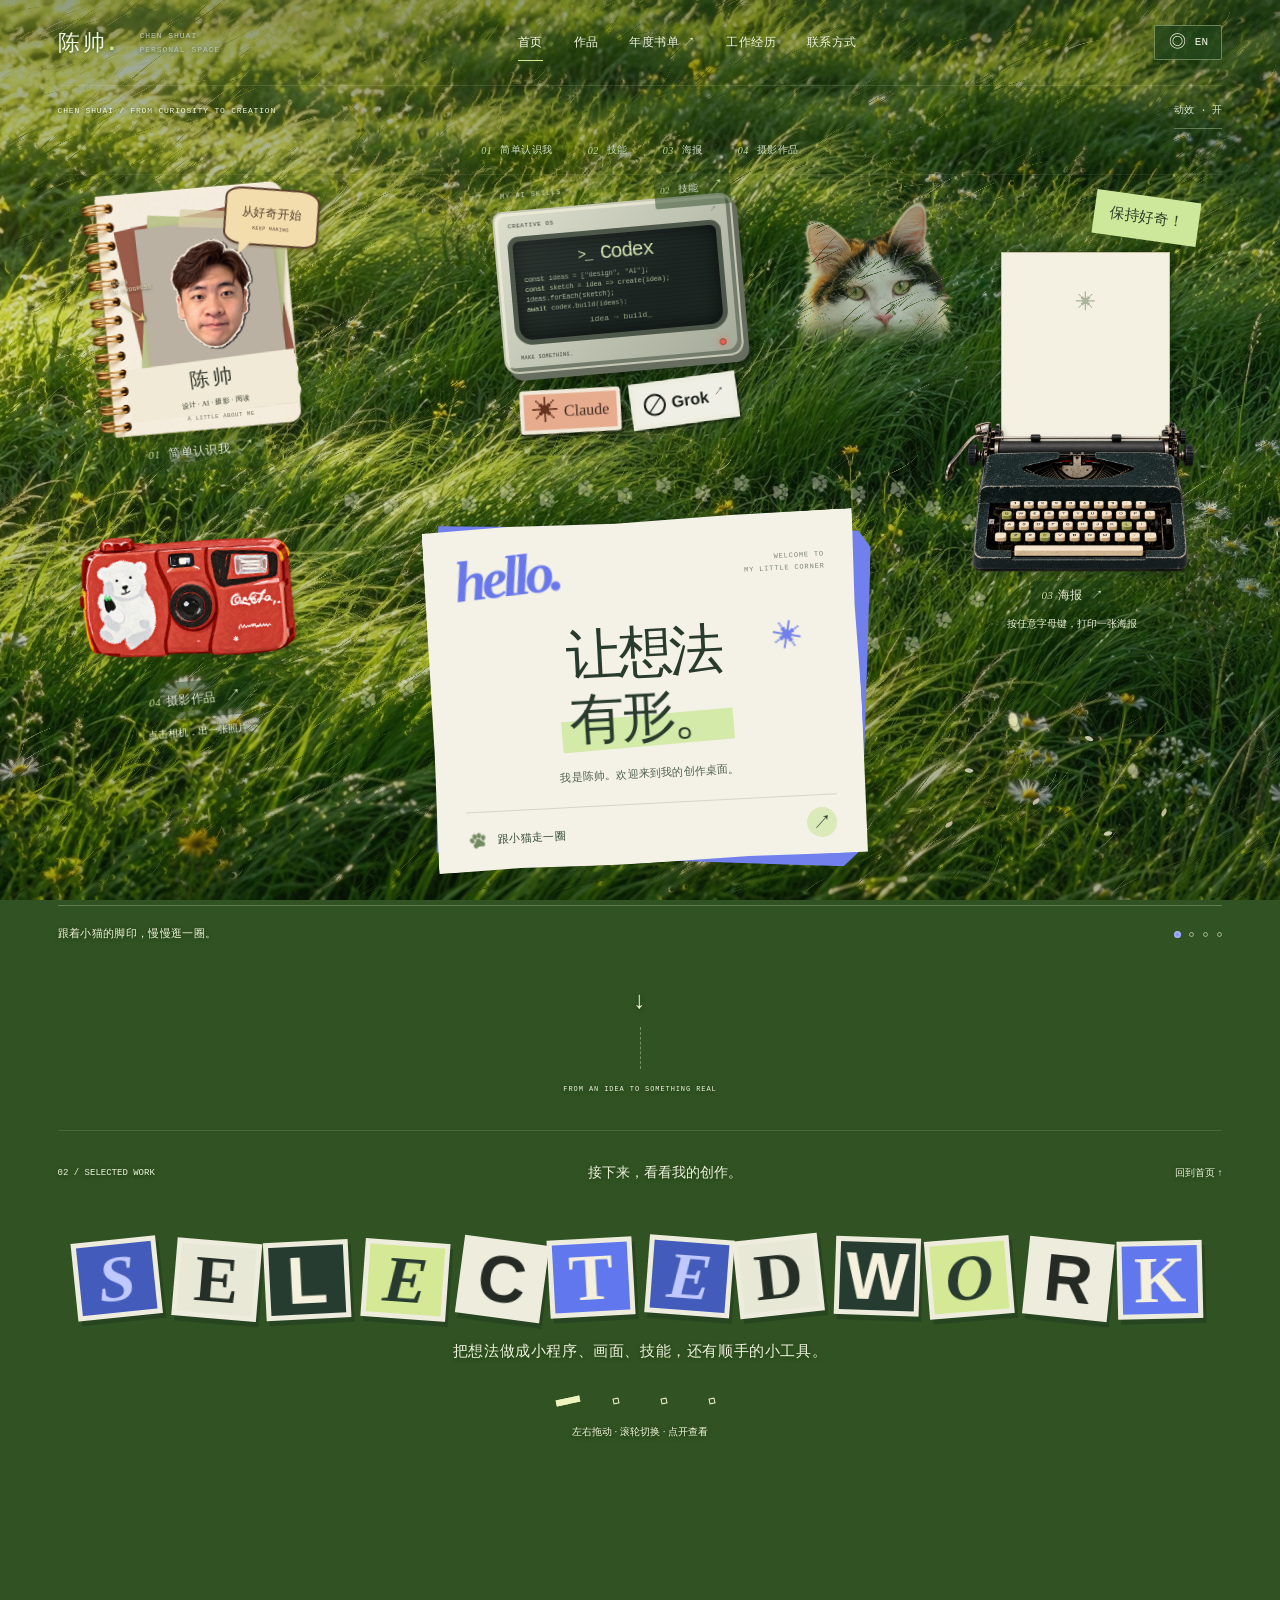
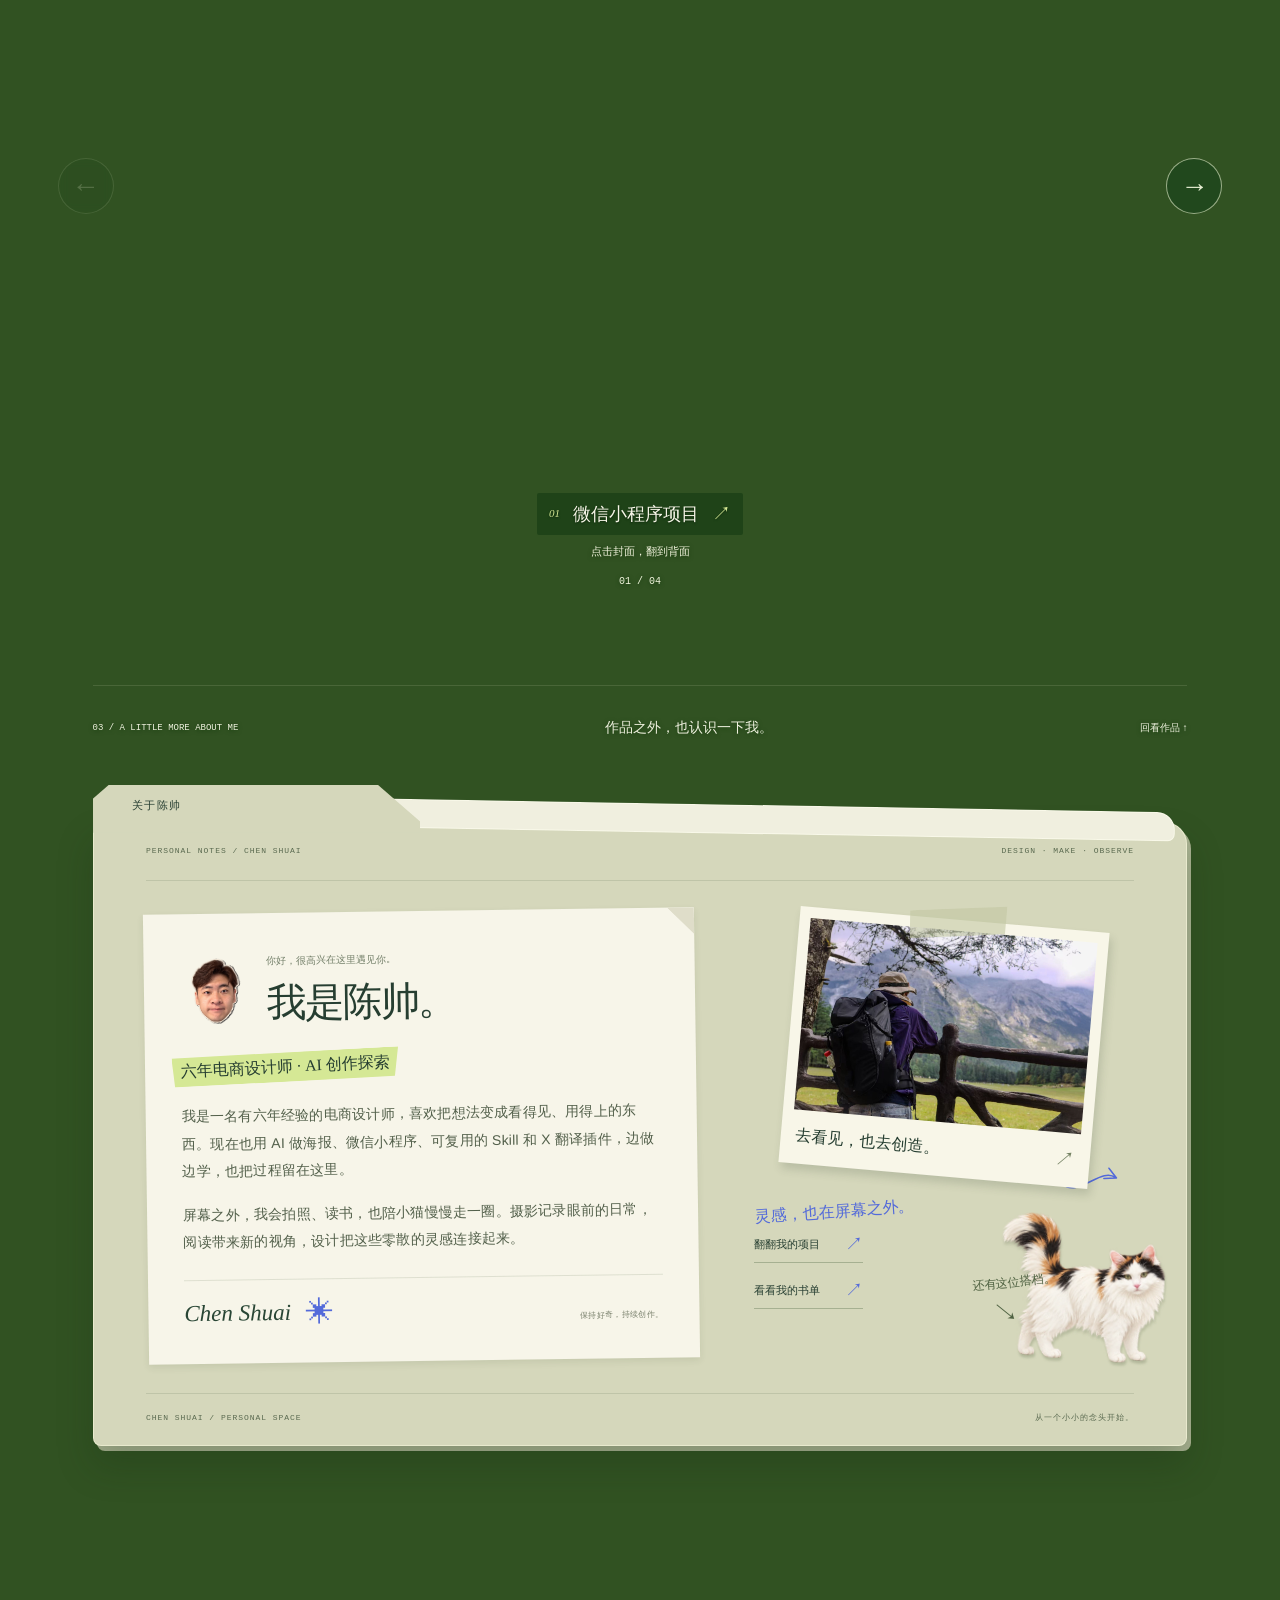
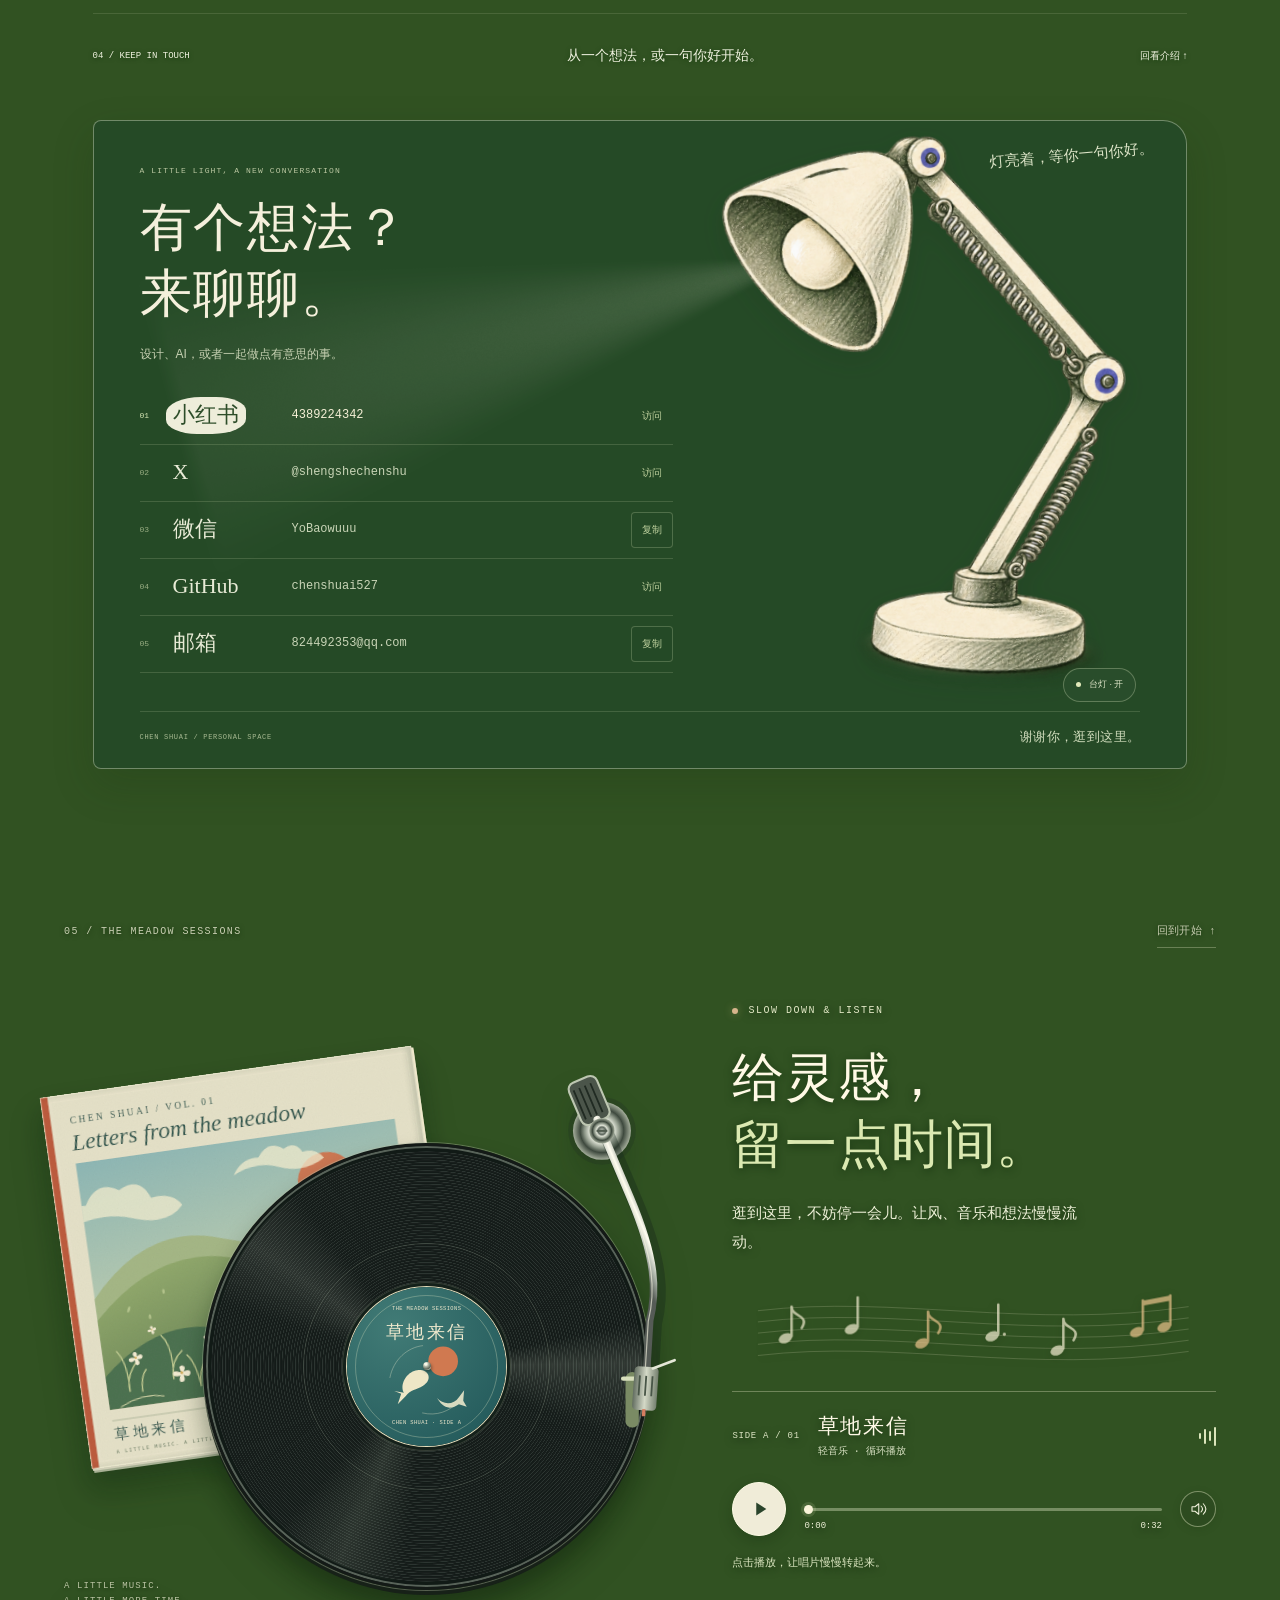
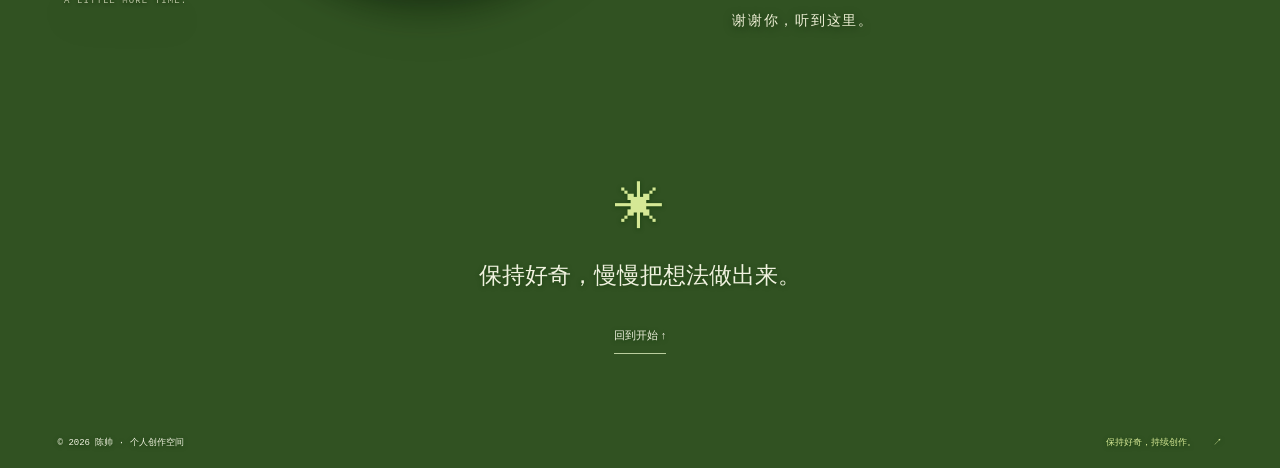
<file: index.html>
<!doctype html>
<html lang="zh-CN">
<head>
  <meta charset="UTF-8">
  <meta name="viewport" content="width=device-width, initial-scale=1">
  <meta name="theme-color" content="#426b2b">
  <meta name="description" content="陈帅的个人创作空间，关于设计、AI 与阅读。">
  <title>陈帅 · 个人创作空间</title>
  <link rel="stylesheet" href="styles.css?v=2aa58ea87e">
  <link rel="stylesheet" href="creative-desk.css?v=431595ffb7">
  <link rel="stylesheet" href="journey.css?v=3fcb56ff18">
  <link rel="stylesheet" href="flat-collage.css?v=4e56aa3836">
  <script src="main.js?v=062953711e" defer></script>
  <script src="journey.js?v=4b9c644f4b" defer></script>
  <link rel="preload" as="image" href="assets/cat-run-sprite.webp">
  <link rel="stylesheet" href="poster-book.css?v=6fd0b903b9">
  <script type="module" src="poster-book.js?v=c0eb2bee8b"></script>
<link rel="stylesheet" href="unified-site.css?v=a917a457eb">
<script type="module" src="site-navigation.js?v=04e156d0d8"></script>
<script type="module" src="work-reel.js?v=f16340e189"></script>
<link rel="stylesheet" href="work-paper-stage.css?v=0bae07ab13"><script type="module" src="work-paper-stage.js?v=9fe79d0c96"></script>
<link rel="stylesheet" href="meadow-theme.css?v=fd2be16c09"><script type="module" src="meadow-background.js?v=6663ca45bc"></script>
<link rel="stylesheet" href="intro-scrapbook.css?v=a93e60d9a3">
<link rel="stylesheet" href="poster-envelope.css?v=a4375d4257">
<link rel="stylesheet" href="miniapp-gallery.css?v=91670db845">
<link rel="stylesheet" href="project-case.css?v=ce9accdb44">
<link rel="stylesheet" href="creator-cases.css?v=b47a856e37">
<link rel="stylesheet" href="surreal-stations.css?v=487b96e646">
<link rel="stylesheet" href="terminal-screen.css?v=cfeed405e2">
<link rel="stylesheet" href="photography-camera.css?v=9ee9177192">
<script type="module" src="photography-camera.js?v=add5c6f3ba"></script>
<link rel="stylesheet" href="about-section.css?v=c1d9465bea">
<link rel="stylesheet" href="contact-screen.css?v=b866bab914"><script src="contact-screen.js?v=b4879b5d2a" defer></script>
<script type="module" src="poster-camera.js?v=4c43b3387e"></script>

<link rel="stylesheet" href="welcome-card.css?v=08a7ba9cd4">
<link rel="stylesheet" href="poster-typewriter.css?v=90db322c64">
<link rel="stylesheet" href="meadow-radio.css?v=8804a485de"><script src="meadow-radio.js?v=747e9c85c2" type="module"></script>
</head>
<body id="top" class="page-home" data-gallery-default="posters">
  <div class="site-background" aria-hidden="true"></div>
  <div class="site-shell">
    <header class="site-header">
      <a class="brand" href="index.html" aria-label="陈帅的首页"><span class="brand-mark"><span data-i18n="brandName">陈帅</span><span class="brand-dot">.</span></span><span class="brand-english">CHEN SHUAI<br>PERSONAL SPACE</span></a>
      <nav aria-label="主导航" data-reading-version="048d766640"><a href="index.html" class="active" aria-current="page"><span data-i18n="navHome">首页</span></a><a href="#works"><span data-i18n="navWork">作品</span></a><a href="reading.html"><span data-i18n="navReading">年度书单</span> <span aria-hidden="true">↗</span></a><a href="experience.html"><span data-i18n="navExperience">工作经历</span></a><a href="#contact"><span data-i18n="navContact">联系方式</span></a></nav>
      <div class="header-controls"><button class="language-toggle" type="button" data-language-toggle aria-label="Switch to English"><span aria-hidden="true">◎</span><span data-language-label>EN</span></button></div>
    </header>

    <main class="journey-main"><section class="creative-journey" aria-labelledby="journey-title">
  <div class="journey-topline"><span>CHEN SHUAI / FROM CURIOSITY TO CREATION</span><button type="button" class="journey-motion" data-journey-motion aria-pressed="false"></button></div>
  <ol class="journey-index" aria-label="创作路线"><li><a href="#journey-intro-station"><small>01</small><span data-journey-i18n="intro"></span></a></li><li><a href="#journey-tools-station"><small>02</small><span data-journey-i18n="tools"></span></a></li><li><a href="#ai-posters"><small>03</small><span data-journey-i18n="posters"></span></a></li><li><a href="#journey-photography-station"><small>04</small><span data-journey-i18n="photos"></span></a></li></ol>
  <div class="journey-stage" id="journey-stage" data-journey-state="idle">
    <button id="journey-intro-station" class="journey-station station-intro" data-journey-station="intro" data-step="0" type="button">
<span class="journey-visual intro-scrapbook">
  <img class="intro-book-base" src="assets/intro-scrapbook-page.webp" alt="" width="1145" height="1374">
  <span class="intro-photo-back" aria-hidden="true"></span>
  <span class="intro-photo-underlay" aria-hidden="true"></span>
  <span class="intro-book-photo"><img src="assets/chen-shuai-avatar.webp" alt="" width="1254" height="1254"></span>
  <span class="intro-photo-tape" aria-hidden="true"></span>
  <span class="intro-speech" aria-hidden="true"><span data-unified-zh="从好奇开始" data-unified-en="Stay curious">从好奇开始</span><small>KEEP MAKING</small></span>
  <span class="intro-margin-note" aria-hidden="true">IDEAS<br>IN PROGRESS<span>↘</span></span>
  <span class="intro-book-note"><strong data-i18n="brandName">陈帅</strong><span data-journey-i18n="introInterests">设计 · AI · 摄影 · 阅读</span></span>
  <small class="intro-book-caption">A LITTLE ABOUT ME</small>
</span><span class="station-label"><span class="station-number">01</span><span data-journey-i18n="intro"></span><span aria-hidden="true">↗</span></span>
    </button>
    <div id="journey-tools-station" class="journey-station station-tools" data-journey-station="tools" data-step="1" role="group" aria-label="AI skills: Codex, Claude, Grok">
      <div class="journey-visual toolkit-original"><span class="toolkit-original-heading">MY AI SKILLS</span><button class="mini-monitor" type="button" data-desk-detail="codex" aria-label="Codex"><span class="monitor-topline"><span>CREATIVE OS</span><span>↗</span></span><span class="monitor-screen"><span class="terminal-title"><span class="terminal-prompt" aria-hidden="true">&gt;_</span><strong>Codex</strong></span><span class="terminal-code-window" aria-hidden="true"><span class="terminal-code-track"><span class="terminal-code-block"><span class="terminal-code-line"><span class="terminal-keyword">const</span> ideas = ["design", "AI"];</span><span class="terminal-code-line"><span class="terminal-keyword">const</span> sketch = idea =&gt; create(idea);</span><span class="terminal-code-line">ideas.forEach(sketch);</span><span class="terminal-code-line"><span class="terminal-keyword">await</span> codex.build(ideas);</span><span class="terminal-code-line"><span class="terminal-comment">// from curiosity to creation</span></span><span class="terminal-code-line"><span class="terminal-keyword">export const</span> portfolio = {</span><span class="terminal-code-line">  design: true, keepMaking: true</span><span class="terminal-code-line">};</span></span><span class="terminal-code-block"><span class="terminal-code-line"><span class="terminal-keyword">const</span> ideas = ["design", "AI"];</span><span class="terminal-code-line"><span class="terminal-keyword">const</span> sketch = idea =&gt; create(idea);</span><span class="terminal-code-line">ideas.forEach(sketch);</span><span class="terminal-code-line"><span class="terminal-keyword">await</span> codex.build(ideas);</span><span class="terminal-code-line"><span class="terminal-comment">// from curiosity to creation</span></span><span class="terminal-code-line"><span class="terminal-keyword">export const</span> portfolio = {</span><span class="terminal-code-line">  design: true, keepMaking: true</span><span class="terminal-code-line">};</span></span></span></span><span class="terminal-command">idea → build<span class="terminal-cursor">_</span></span></span><span class="monitor-bottom"><span>MAKE SOMETHING.</span><i aria-hidden="true"></i></span></button><span class="original-monitor-base" aria-hidden="true"></span><div class="original-tool-stickers"><button class="claude-sticker" type="button" data-desk-detail="claude"><span class="claude-asterisk" aria-hidden="true">✳</span><span>Claude</span></button><button class="grok-sticker" type="button" data-desk-detail="grok"><span class="grok-logo" aria-hidden="true">/</span><span>Grok</span><span aria-hidden="true">↗</span></button></div></div><button class="tools-station-link station-label" type="button"><span class="station-number">02</span><span data-journey-i18n="tools"></span><span aria-hidden="true">↗</span></button>
    </div>
    <!-- poster-camera:start -->
<div id="ai-posters" class="journey-station station-posters camera-station poster-camera-station" data-journey-station="posters" data-step="2" role="group" aria-label="AI 海报作品">
  <div class="camera-shutter typewriter-body" data-poster-shutter tabindex="0" role="group" aria-label="按任意字母键，打印一张海报" aria-describedby="poster-print-status">
    <span class="camera-print-preview" aria-hidden="true"><span class="camera-printed-photo"><span class="typewriter-paper-hint">✳</span><img src="assets/poster-paper-12.webp" alt=""><span class="camera-print-caption"></span></span></span>
    <span class="journey-visual camera-visual"><span class="poster-body-mask"><img class="camera-body" src="assets/poster-typewriter-front-20261029.png" alt="" width="1536" height="1024"></span></span>
    <span class="typewriter-keys" role="group" aria-label="打字机字母键"><span class="typewriter-key-row typewriter-key-row-1"><button type="button" class="typewriter-key" data-typewriter-key="Q" aria-label="Q">Q</button><button type="button" class="typewriter-key" data-typewriter-key="W" aria-label="W">W</button><button type="button" class="typewriter-key" data-typewriter-key="E" aria-label="E">E</button><button type="button" class="typewriter-key" data-typewriter-key="R" aria-label="R">R</button><button type="button" class="typewriter-key" data-typewriter-key="T" aria-label="T">T</button><button type="button" class="typewriter-key" data-typewriter-key="Y" aria-label="Y">Y</button><button type="button" class="typewriter-key" data-typewriter-key="U" aria-label="U">U</button><button type="button" class="typewriter-key" data-typewriter-key="I" aria-label="I">I</button><button type="button" class="typewriter-key" data-typewriter-key="O" aria-label="O">O</button><button type="button" class="typewriter-key" data-typewriter-key="P" aria-label="P">P</button></span><span class="typewriter-key-row typewriter-key-row-2"><button type="button" class="typewriter-key" data-typewriter-key="A" aria-label="A">A</button><button type="button" class="typewriter-key" data-typewriter-key="S" aria-label="S">S</button><button type="button" class="typewriter-key" data-typewriter-key="D" aria-label="D">D</button><button type="button" class="typewriter-key" data-typewriter-key="F" aria-label="F">F</button><button type="button" class="typewriter-key" data-typewriter-key="G" aria-label="G">G</button><button type="button" class="typewriter-key" data-typewriter-key="H" aria-label="H">H</button><button type="button" class="typewriter-key" data-typewriter-key="J" aria-label="J">J</button><button type="button" class="typewriter-key" data-typewriter-key="K" aria-label="K">K</button><button type="button" class="typewriter-key" data-typewriter-key="L" aria-label="L">L</button></span><span class="typewriter-key-row typewriter-key-row-3"><button type="button" class="typewriter-key" data-typewriter-key="Z" aria-label="Z">Z</button><button type="button" class="typewriter-key" data-typewriter-key="X" aria-label="X">X</button><button type="button" class="typewriter-key" data-typewriter-key="C" aria-label="C">C</button><button type="button" class="typewriter-key" data-typewriter-key="V" aria-label="V">V</button><button type="button" class="typewriter-key" data-typewriter-key="B" aria-label="B">B</button><button type="button" class="typewriter-key" data-typewriter-key="N" aria-label="N">N</button><button type="button" class="typewriter-key" data-typewriter-key="M" aria-label="M">M</button></span></span>
  </div>
  <span class="camera-print-space" aria-hidden="true"></span>
  <span class="station-label"><span class="station-number">03</span><button type="button" data-poster-book-open data-poster-book-link><span data-journey-i18n="posters">海报</span><b aria-hidden="true">↗</b></button></span>
  <small class="camera-print-status" id="poster-print-status" aria-live="polite">按任意字母键，打印一张海报</small>
</div>
<!-- poster-camera:end -->

    <!-- welcome-card:start -->
<div class="journey-message welcome-card">
  <span class="message-underlay" aria-hidden="true"></span>
  <div class="flat-welcome-paper">
    <div class="welcome-card-head"><span class="welcome-hello" aria-hidden="true">hello.</span><span class="message-eyebrow">WELCOME TO<br>MY LITTLE CORNER</span></div>
    <h1 id="journey-title"><span data-i18n="headline1">让想法</span><br><span class="flat-highlight"><span data-i18n="headline2">有形</span><span data-i18n="headlinePunctuation">。</span></span></h1>
    <p data-journey-i18n="welcome"></p>
    <span class="welcome-spark" aria-hidden="true">✳</span>
    <button class="journey-tour" type="button" data-journey-tour><span class="tour-paw" aria-hidden="true"></span><span class="tour-label" data-journey-i18n="tour"></span><span class="tour-arrow" aria-hidden="true">↗</span></button>
  </div>
</div>
<!-- welcome-card:end -->
    <!-- photography-camera:start -->
<div id="journey-photography-station" class="journey-station flat-photo-entry camera-station red-camera-station" data-journey-station="photography" data-step="3" role="group" aria-label="摄影作品">
  <button class="camera-shutter" type="button" data-camera-shutter aria-label="点击相机，出一张照片" aria-describedby="camera-print-status">
    <span class="journey-visual camera-visual"><img class="camera-body" src="assets/photography-red-camera-soft3d.png" alt="" width="1536" height="1024"></span>
    <span class="camera-print-preview" aria-hidden="true"><span class="camera-printed-photo"><img src="assets/photography-sculpture.jpg" alt=""><span class="camera-print-caption"></span></span></span>
  </button>
  <span class="camera-print-space" aria-hidden="true"></span>
  <span class="station-label"><span class="station-number">04</span><a href="photography.html" data-photography-album><span data-journey-i18n="photos"></span><b aria-hidden="true">↗</b></a></span>
  <small class="camera-print-status" id="camera-print-status" aria-live="polite">点击相机，出一张照片</small>
</div>
<!-- photography-camera:end -->
    <span class="flat-curiosity" data-i18n="stayCurious">保持好奇！</span>
    <div class="meadow-drift" aria-hidden="true">
  <span class="meadow-butterfly butterfly-one"><i></i><i></i><b></b></span>
  <span class="meadow-butterfly butterfly-two"><i></i><i></i><b></b></span>
  <span class="meadow-petal petal-one"></span><span class="meadow-petal petal-two"></span><span class="meadow-petal petal-three"></span><span class="meadow-petal petal-four"></span><span class="meadow-petal petal-five"></span><span class="meadow-petal petal-six"></span>
</div>
    <svg class="journey-map" aria-hidden="true"><path class="journey-path-shadow"></path><path class="journey-path"></path><g class="journey-route-dots"></g></svg>
    <div class="paper-runner cat-runner" id="paper-runner" aria-hidden="true"><span class="runner-shadow"></span><span class="runner-figure"><span class="cat-sprite"></span></span><span class="runner-speech" data-journey-i18n="runnerHi"></span></div>
    <div class="journey-particles" aria-hidden="true"></div>
  </div>
  <div class="journey-bottom"><p id="journey-status" aria-live="polite"></p><span class="journey-progress" aria-label="探索进度"><i></i><i></i><i></i><i></i></span></div>
</section>

<!-- unified-content:start -->
<div class="page-thread" aria-hidden="true"><span>↓</span><i></i><span>FROM AN IDEA TO SOMETHING REAL</span></div>
<section class="unified-work" id="works" aria-labelledby="unified-work-title">
  <div class="unified-section-top"><span>02 / SELECTED WORK</span><p data-unified-zh="接下来，看看我的创作。" data-unified-en="Next, a few things I have made.">接下来，看看我的创作。</p><a href="#top" data-unified-zh="回到首页 ↑" data-unified-en="Back to the start ↑">回到首页 ↑</a></div>
  <h2 class="cut-title" id="unified-work-title" aria-label="Selected work"><span class="cut-letter cut-0" style="--tilt:-6deg">S</span><span class="cut-letter cut-1" style="--tilt:4deg">E</span><span class="cut-letter cut-2" style="--tilt:-4deg">L</span><span class="cut-letter cut-3" style="--tilt:3deg">E</span><span class="cut-letter cut-4" style="--tilt:7deg">C</span><span class="cut-letter cut-5" style="--tilt:-3deg">T</span><span class="cut-letter cut-0" style="--tilt:5deg">E</span><span class="cut-letter cut-1" style="--tilt:-5deg">D</span><span class="cut-letter cut-2" style="--tilt:3deg">W</span><span class="cut-letter cut-3" style="--tilt:-4deg">O</span><span class="cut-letter cut-4" style="--tilt:6deg">R</span><span class="cut-letter cut-5" style="--tilt:-2deg">K</span></h2>
  <p class="collage-work-note" data-unified-zh="把想法做成小程序、画面、技能，还有顺手的小工具。" data-unified-en="Ideas become little apps, images, skills, and useful extensions.">把想法做成小程序、画面、技能，还有顺手的小工具。</p>
  <div class="work-reel-guidance"><div class="work-reel-dots"><button type="button" data-reel-index="0" aria-label="查看微信小程序项目" aria-controls="work-reel-viewport" aria-pressed="true"><span></span></button><button type="button" data-reel-index="1" aria-label="查看AI 海报作品" aria-controls="work-reel-viewport" aria-pressed="false"><span></span></button><button type="button" data-reel-index="2" aria-label="查看我的 Skill" aria-controls="work-reel-viewport" aria-pressed="false"><span></span></button><button type="button" data-reel-index="3" aria-label="查看X 的插件制作" aria-controls="work-reel-viewport" aria-pressed="false"><span></span></button></div><p class="work-reel-hint" data-unified-zh="左右拖动 · 滚轮切换 · 点开查看" data-unified-en="Drag sideways · Scroll to switch · Open to explore">左右拖动 · 滚轮切换 · 点开查看</p></div>
  <div class="work-reel" data-work-reel role="region" aria-roledescription="carousel" aria-label="四个作品入口">
<div class="work-reel-viewport" id="work-reel-viewport" tabindex="0" aria-label="左右滑动切换作品入口"><div class="work-entrances">
  <button class="work-entry entry-miniprogram" type="button" data-miniapp-work data-work-page="projects.html" data-work-flip data-side="front" data-flip-state="ready"><span class="entry-art miniapp-flip-art" aria-hidden="true"><span class="miniapp-flip-sheet"><span class="miniapp-flip-front"><img src="assets/miniprogram/breakfast-cover.webp" alt="" width="1672" height="941" loading="lazy"></span><span class="miniapp-flip-back"><span class="miniapp-cover"><img src="assets/miniprogram/breakfast-home.webp" alt="" loading="lazy"><img src="assets/miniprogram/breakfast-quiz.webp" alt="" loading="lazy"><img src="assets/miniprogram/breakfast-result.webp" alt="" loading="lazy"></span></span></span></span><span class="work-entry-label"><small>01</small><strong data-unified-zh="微信小程序项目" data-unified-en="WeChat mini programs">微信小程序项目</strong><b aria-hidden="true">↗</b></span><span class="work-entry-note" data-unified-zh="点击封面，翻到背面" data-unified-en="Click the cover to turn it over">点击封面，翻到背面</span></button>
  <button class="work-entry entry-posters" type="button" data-poster-book-open data-work-flip data-side="front" data-flip-state="ready"><span class="entry-art miniapp-flip-art" aria-hidden="true"><span class="miniapp-flip-sheet"><span class="miniapp-flip-front"><img src="assets/work-covers/ai-posters-cover.webp" alt="" width="1672" height="941" loading="lazy"></span><span class="miniapp-flip-back"><span class="creator-skill-cover"><img src="assets/poster-paper-05.webp" alt="" loading="lazy"><img src="assets/poster-plush-11.webp" alt="" loading="lazy"><img src="assets/poster-plush-23.webp" alt="" loading="lazy"></span></span></span></span><span class="work-entry-label"><small>02</small><strong data-unified-zh="AI 海报作品" data-unified-en="AI posters">AI 海报作品</strong><b aria-hidden="true">↗</b></span><span class="work-entry-note" data-unified-zh="点击封面，翻到背面" data-unified-en="Click the cover to turn it over">点击封面，翻到背面</span></button>
  <button class="work-entry entry-skills" type="button" data-work-page="skills.html" data-work-flip data-side="front" data-flip-state="ready"><span class="entry-art miniapp-flip-art" aria-hidden="true"><span class="miniapp-flip-sheet"><span class="miniapp-flip-front"><img src="assets/work-covers/fruit-skill-cover.webp" alt="" width="1672" height="941" loading="lazy"></span><span class="miniapp-flip-back"><span class="creator-skill-cover"><img src="assets/skills/paper-reference.webp" alt="" loading="lazy"><img src="assets/skills/fruit-cover.webp" alt="" loading="lazy"><img src="assets/skills/herbal-cover.webp" alt="" loading="lazy"></span></span></span></span><span class="work-entry-label"><small>03</small><strong data-unified-zh="我的 Skill" data-unified-en="My Skill">我的 Skill</strong><b aria-hidden="true">↗</b></span><span class="work-entry-note" data-unified-zh="点击封面，翻到背面" data-unified-en="Click the cover to turn it over">点击封面，翻到背面</span></button>
  <button class="work-entry entry-x" type="button" data-work-page="xplugins.html" data-work-flip data-side="front" data-flip-state="ready"><span class="entry-art miniapp-flip-art" aria-hidden="true"><span class="miniapp-flip-sheet"><span class="miniapp-flip-front"><img src="assets/work-covers/x-reader-cover.webp" alt="" width="1672" height="941" loading="lazy"></span><span class="miniapp-flip-back"><span class="creator-x-cover"><img src="assets/x-reader/translation.webp" alt="" loading="lazy"></span></span></span></span><span class="work-entry-label"><small>04</small><strong data-unified-zh="X 的插件制作" data-unified-en="Extensions for X">X 的插件制作</strong><b aria-hidden="true">↗</b></span><span class="work-entry-note" data-unified-zh="点击封面，翻到背面" data-unified-en="Click the cover to turn it over">点击封面，翻到背面</span></button>
</div></div>
<div class="work-cover-choices" role="group" aria-label="Skill 封面" hidden><button type="button" data-skill-cover="fruit" aria-pressed="true"><span data-unified-zh="水果图文" data-unified-en="Fruit editorial">水果图文</span></button><button type="button" data-skill-cover="herbal" aria-pressed="false"><span data-unified-zh="药材图文" data-unified-en="Herbal editorial">药材图文</span></button></div>
<div class="work-reel-controls"><button type="button" data-reel-prev aria-label="上一个作品入口">←</button><div class="work-reel-position" aria-live="polite" aria-atomic="true"><span data-reel-count>01 / 04</span><span data-reel-name>微信小程序项目</span></div><button type="button" data-reel-next aria-label="下一个作品入口">→</button></div>
</div>
</section>
<section class="personal-about" id="about" data-screen-label="03 关于陈帅" aria-labelledby="personal-about-title">
  <div class="unified-section-top about-section-top"><span>03 / A LITTLE MORE ABOUT ME</span><p data-unified-zh="作品之外，也认识一下我。" data-unified-en="Beyond the work, a little about me.">作品之外，也认识一下我。</p><a href="#works"><span data-unified-zh="回看作品 ↑" data-unified-en="Back to my work ↑">回看作品 ↑</span></a></div>
  <div class="about-folder">
    <span class="about-folder-tab"><span data-unified-zh="关于陈帅" data-unified-en="ABOUT CHEN SHUAI">关于陈帅</span></span>
    <div class="about-folder-top"><span>PERSONAL NOTES / CHEN SHUAI</span><span>DESIGN · MAKE · OBSERVE</span></div>
    <div class="about-folder-layout">
      <article class="about-letter">
        <div class="about-identity"><img src="assets/chen-shuai-avatar.webp" alt="陈帅的头像" data-avatar-alt width="1254" height="1254" loading="lazy"><div><p class="about-greeting" data-unified-zh="你好，很高兴在这里遇见你。" data-unified-en="Hello, glad you are here.">你好，很高兴在这里遇见你。</p><h2 id="personal-about-title"><span data-unified-zh="我是陈帅。" data-unified-en="I’m Chen Shuai.">我是陈帅。</span></h2></div></div>
        <p class="about-role" data-unified-zh="六年电商设计师 · AI 创作探索" data-unified-en="E-commerce designer · 6 years · Exploring AI">六年电商设计师 · AI 创作探索</p>
        <div class="about-body">
          <p data-unified-zh="我是一名有六年经验的电商设计师，喜欢把想法变成看得见、用得上的东西。现在也用 AI 做海报、微信小程序、可复用的 Skill 和 X 翻译插件，边做边学，也把过程留在这里。" data-unified-en="I’m an e-commerce designer with six years of experience. I like turning ideas into things you can see and use. Now I also explore AI through posters, WeChat mini programs, reusable Skills, and a translation extension for X, learning by making and sharing the process here.">我是一名有六年经验的电商设计师，喜欢把想法变成看得见、用得上的东西。现在也用 AI 做海报、微信小程序、可复用的 Skill 和 X 翻译插件，边做边学，也把过程留在这里。</p>
          <p data-unified-zh="屏幕之外，我会拍照、读书，也陪小猫慢慢走一圈。摄影记录眼前的日常，阅读带来新的视角，设计把这些零散的灵感连接起来。" data-unified-en="Away from the screen, I take photos, read, and spend time with my cat. Photography holds on to everyday moments. Books bring new perspectives. Design connects the little discoveries.">屏幕之外，我会拍照、读书，也陪小猫慢慢走一圈。摄影记录眼前的日常，阅读带来新的视角，设计把这些零散的灵感连接起来。</p>
        </div>
        <div class="about-letter-bottom"><span class="about-signature">Chen Shuai<span aria-hidden="true">✳</span></span><small data-unified-zh="保持好奇，持续创作。" data-unified-en="Stay curious. Keep making.">保持好奇，持续创作。</small></div>
      </article>
      <div class="about-life">
        <figure class="about-photo"><span class="about-photo-tape" aria-hidden="true"></span><img src="assets/chen-shuai-outdoors.jpg" alt="" width="1920" height="1279" loading="lazy"><figcaption><span data-unified-zh="去看见，也去创造。" data-unified-en="Go see. Go make.">去看见，也去创造。</span><span aria-hidden="true">↗</span></figcaption></figure>
        <div class="about-life-note"><svg viewBox="0 0 100 54" aria-hidden="true"><path d="M9 7C21 38 71 5 84 28M68 23L85 29L80 12"></path></svg><p data-unified-zh="灵感，也在屏幕之外。" data-unified-en="Inspiration lives off-screen, too.">灵感，也在屏幕之外。</p></div>
        <div class="about-interest-links"><a href="projects.html"><span data-unified-zh="翻翻我的项目" data-unified-en="Explore my projects">翻翻我的项目</span><span aria-hidden="true">↗</span></a><a href="reading.html"><span data-unified-zh="看看我的书单" data-unified-en="My reading journal">看看我的书单</span><span aria-hidden="true">↗</span></a></div>
        <img class="about-cat" src="assets/cat-idle.webp" alt="" width="500" height="500" loading="lazy">
        <span class="about-cat-note" aria-hidden="true"><span data-unified-zh="还有这位搭档。" data-unified-en="And my little companion.">还有这位搭档。</span><span>↘</span></span>
      </div>
    </div>
    <div class="about-folder-bottom"><span>CHEN SHUAI / PERSONAL SPACE</span><span data-unified-zh="从一个小小的念头开始。" data-unified-en="It starts with a little idea.">从一个小小的念头开始。</span></div>
  </div>
</section>
<section class="personal-contact" id="contact" aria-labelledby="contact-heading" data-screen-label="04 保持联系" tabindex="-1">
  <div class="unified-section-top contact-section-top"><span>04 / KEEP IN TOUCH</span><p data-unified-zh="从一个想法，或一句你好开始。" data-unified-en="An idea. A hello. A place to begin.">从一个想法，或一句你好开始。</p><a href="#about"><span data-unified-zh="回看介绍 ↑" data-unified-en="Back to about ↑">回看介绍 ↑</span></a></div>
  <div class="contact-stage" data-contact-stage data-light="on">
    <canvas class="contact-beam" aria-hidden="true" width="768" height="384"></canvas>
    <div class="contact-letter">
      <p class="contact-eyebrow">A LITTLE LIGHT, A NEW CONVERSATION</p>
      <h2 id="contact-heading"><span data-unified-zh="有个想法？" data-unified-en="Have an idea?">有个想法？</span><br><span data-unified-zh="来聊聊。" data-unified-en="Let’s talk.">来聊聊。</span></h2>
      <p class="contact-intro" data-unified-zh="设计、AI，或者一起做点有意思的事。" data-unified-en="Design, AI, or something worth making together.">设计、AI，或者一起做点有意思的事。</p>
      <div class="contact-links" aria-label="社交账号和联系方式"><a class="contact-row contact-external" data-contact-channel="xiaohongshu" href="https://www.xiaohongshu.com/user/profile/618fb59a000000002102a532" target="_blank" rel="noopener noreferrer"><span class="contact-row-number">01</span><span class="contact-primary"><span class="contact-channel-name" data-unified-zh="小红书" data-unified-en="Xiaohongshu">小红书</span><span class="contact-handle">4389224342</span></span><span class="contact-row-action" data-unified-zh="访问" data-unified-en="Visit">访问</span></a>
<a class="contact-row contact-external" data-contact-channel="x" href="https://x.com/shengshechenshu" target="_blank" rel="noopener noreferrer"><span class="contact-row-number">02</span><span class="contact-primary"><span class="contact-channel-name" data-unified-zh="X" data-unified-en="X">X</span><span class="contact-handle">@shengshechenshu</span></span><span class="contact-row-action" data-unified-zh="访问" data-unified-en="Visit">访问</span></a>
<div class="contact-row" data-contact-channel="wechat"><span class="contact-row-number">03</span><span class="contact-primary"><span class="contact-channel-name" data-unified-zh="微信" data-unified-en="WeChat">微信</span><span class="contact-handle">YoBaowuuu</span></span><button class="contact-copy" type="button" data-contact-copy="YoBaowuuu" data-copy-kind="wechat" aria-label="复制微信号"><span data-contact-copy-label>复制</span></button></div>
<a class="contact-row contact-external" data-contact-channel="github" href="https://github.com/chenshuai527" target="_blank" rel="noopener noreferrer"><span class="contact-row-number">04</span><span class="contact-primary"><span class="contact-channel-name" data-unified-zh="GitHub" data-unified-en="GitHub">GitHub</span><span class="contact-handle">chenshuai527</span></span><span class="contact-row-action" data-unified-zh="访问" data-unified-en="Visit">访问</span></a>
<div class="contact-row" data-contact-channel="email"><span class="contact-row-number">05</span><a class="contact-primary" href="mailto:824492353@qq.com"><span class="contact-channel-name" data-unified-zh="邮箱" data-unified-en="Email">邮箱</span><span class="contact-handle">824492353@qq.com</span></a><button class="contact-copy" type="button" data-contact-copy="824492353@qq.com" data-copy-kind="email" aria-label="复制邮箱地址"><span data-contact-copy-label>复制</span></button></div></div>
      <p class="contact-status" data-contact-status role="status" aria-live="polite"></p>
    </div>
    <div class="contact-light-scene">
      <p class="contact-lamp-note"><span data-unified-zh="灯亮着，等你一句你好。" data-unified-en="A light on. A hello away.">灯亮着，等你一句你好。</span></p>
      <img class="contact-lamp-art" src="assets/contact-desk-lamp-clean.png" alt="" width="1086" height="1448" loading="lazy">
      <button class="contact-lamp-switch" type="button" data-contact-lamp-toggle aria-pressed="true" aria-label="关闭台灯"><span class="contact-switch-dot" aria-hidden="true"></span><span data-contact-lamp-label>台灯 · 开</span></button>
    </div>
    <div class="contact-stage-footer"><span>CHEN SHUAI / PERSONAL SPACE</span><span data-unified-zh="谢谢你，逛到这里。" data-unified-en="Thanks for stopping by.">谢谢你，逛到这里。</span></div>
  </div>
</section>
<section class="meadow-radio" id="meadow-radio" aria-labelledby="radio-title">
  <header class="radio-heading"><span>05 / THE MEADOW SESSIONS</span><a href="#top" data-unified-zh="回到开始 ↑" data-unified-en="Back to the start ↑">回到开始 ↑</a></header>
  <div class="radio-desk">
    <div class="radio-art" aria-hidden="true">
      <div class="radio-turntable">
        <div class="radio-sleeve"><img src="assets/meadow-sessions-sleeve.svg" alt="" width="600" height="600"><span class="sleeve-edge"></span></div>
        <div class="radio-record"><div class="record-label"><span>THE MEADOW SESSIONS</span><strong>草地来信</strong><svg class="label-pond" viewBox="0 0 100 100" fill="none"><circle cx="69" cy="29" r="17" fill="#d07950"/><path d="M24 65c-6-12 7-28 19-26 11 1 13 12 3 18-8 5-14 4-20 12l-9 9 4-12-8-3z" fill="#eee6c6"/><path d="M62 71c7 8 19 8 25-1l6-8-1 12 4 7-9-3c-13 9-20 1-25-7z" fill="#d7dac0"/><path d="M8 48c4-21 20-35 38-37M45 88c17 4 31-2 41-12" stroke="#d2d9c1" stroke-width=".7" opacity=".65"/></svg><small>CHEN SHUAI · SIDE A</small></div><span class="record-spindle"></span></div>
        <svg class="radio-tonearm" viewBox="0 0 100 100" fill="none">
          <defs><linearGradient id="arm-metal" x1="-3" y1="0" x2="3" y2="0" gradientUnits="userSpaceOnUse"><stop stop-color="#555b56"/><stop offset=".32" stop-color="#bdc4b9"/><stop offset=".5" stop-color="#fffdf0"/><stop offset=".7" stop-color="#a5ada2"/><stop offset="1" stop-color="#4a514b"/></linearGradient><radialGradient id="pivot-metal"><stop stop-color="#d8ddd0"/><stop offset=".3" stop-color="#5e685e"/><stop offset=".43" stop-color="#dde1d4"/><stop offset=".6" stop-color="#8e9889"/><stop offset=".75" stop-color="#3e493e"/><stop offset="1" stop-color="#a5ae9c"/></radialGradient><linearGradient id="headshell-metal"><stop stop-color="#626d60"/><stop offset=".5" stop-color="#d4d9c7"/><stop offset="1" stop-color="#747f6e"/></linearGradient></defs>
          <path d="M94 60v7" stroke="#7a8b64" stroke-width="2.2" stroke-linecap="round"/><path d="M92.5 60h3" stroke="#d8dfbc" stroke-width=".7" stroke-linecap="round"/>
          <g transform="translate(89 19)"><circle r="5.6" fill="#223126" fill-opacity=".28"/><circle r="4.8" fill="url(#pivot-metal)"/>
            <g class="record-arm"><rect x="-2.5" y="-9.2" width="5" height="7.5" rx="1.2" fill="#4b554a" stroke="#bdc6b1" stroke-width=".35"/><path d="M-1.7-8v5.2M-.7-8v5.2M.3-8v5.2M1.3-8v5.2" stroke="#202a22" stroke-width=".3"/>
              <path class="arm-shadow" d="M0-2V12C0 23-2 28-5 32L-9 40" stroke="#16251c" stroke-opacity=".35" stroke-width="2.5"/>
              <path d="M0-2V12C0 23-2 28-5 32L-9 40" stroke="url(#arm-metal)" stroke-width="1.25" stroke-linecap="round"/>
              <path d="M-.26 5v7c0 11-2 16-5 20l-4 8" stroke="#f4f3df" stroke-opacity=".65" stroke-width=".2"/>
              <g transform="translate(-9 40) rotate(27)"><rect x="-2" y="-1.3" width="4" height="7.2" rx=".7" fill="url(#headshell-metal)"/><path d="M-1.05.2v3.3M0 .2v3.3M1.05.2v3.3" stroke="#485547" stroke-width=".3"/><path d="M1-1.1l3.5-1.6" stroke="#e4e7d7" stroke-width=".45" stroke-linecap="round"/><path d="M0 5.7v1.2" stroke="#d67e60" stroke-width=".55"/></g>
            </g><circle r="2.1" fill="url(#pivot-metal)"/><path d="M-.9 0h1.8" stroke="#525d50" stroke-width=".35"/>
          </g>
        </svg>
        <span class="radio-art-caption">A LITTLE MUSIC.<br>A LITTLE MORE TIME.</span>
      </div>
    </div>
    <div class="radio-content"><p class="radio-kicker"><i></i> SLOW DOWN & LISTEN</p><h2 id="radio-title"><span data-unified-zh="给灵感，" data-unified-en="Give an idea">给灵感，</span><br><em data-unified-zh="留一点时间。" data-unified-en="a little time.">留一点时间。</em></h2><p class="radio-note" data-unified-zh="逛到这里，不妨停一会儿。让风、音乐和想法慢慢流动。" data-unified-en="Stay a little longer. Let the breeze, the music, and a new idea find their own pace.">逛到这里，不妨停一会儿。让风、音乐和想法慢慢流动。</p>
      <svg class="radio-score" viewBox="0 0 440 110" fill="none" aria-hidden="true">
        <defs><g id="meadow-quarter"><ellipse cx="0" cy="0" rx="7" ry="4.6" transform="rotate(-24)" fill="currentColor"/><path d="M6-2v-29" stroke="currentColor" stroke-width="2.5" stroke-linecap="round"/></g><g id="meadow-eighth"><use href="#meadow-quarter"/><path d="M6-30c1 9 18 7 10 20" stroke="currentColor" stroke-width="2.5" stroke-linecap="round"/></g></defs>
        <g class="score-staff" stroke="currentColor" stroke-width=".6"><path d="M8 39C142 23 275 58 431 35M8 50C142 34 275 69 431 46M8 61C142 45 275 80 431 57M8 72C142 56 275 91 431 68M8 83C142 67 275 102 431 79"/></g>
        <g transform="translate(35 66)"><g class="score-note"><use href="#meadow-eighth"/></g></g>
        <g transform="translate(100 57)"><g class="score-note"><use href="#meadow-quarter"/></g></g>
        <g transform="translate(169 71)"><g class="score-note score-note-warm"><use href="#meadow-eighth"/></g></g>
        <g transform="translate(238 64)"><g class="score-note"><use href="#meadow-quarter"/><ellipse cx="12" cy="-2" rx="1.6" ry="1.6" fill="currentColor"/></g></g>
        <g transform="translate(302 78)"><g class="score-note"><use href="#meadow-eighth"/></g></g>
        <g transform="translate(380 60)"><g class="score-note score-note-warm"><use href="#meadow-quarter"/><use href="#meadow-quarter" x="27" y="-5"/><path d="m6-31 27-5v5L6-26z" fill="currentColor"/></g></g>
      </svg>
      <div class="radio-now"><span>SIDE A / 01</span><div><strong data-unified-zh="草地来信" data-unified-en="Letters from the meadow">草地来信</strong><small data-unified-zh="轻音乐 · 循环播放" data-unified-en="A little instrumental · On repeat">轻音乐 · 循环播放</small></div><span class="radio-signal" aria-hidden="true"><i></i><i></i><i></i><i></i></span></div>
      <audio preload="metadata" loop src="assets/meadow-radio.wav"></audio>
      <div class="radio-controls"><button class="radio-play" type="button" aria-label="播放音乐" aria-pressed="false"><svg viewBox="0 0 24 24" aria-hidden="true"><path class="play-shape" d="m9 5 11 7-11 7Z"/><path class="pause-shape" d="M8 5h3v14H8Zm6 0h3v14h-3Z"/></svg></button><div class="radio-timeline"><input type="range" min="0" max="1000" step="1" value="0" aria-label="播放进度"><div><span class="radio-current">0:00</span><span class="radio-duration">0:32</span></div></div><button class="radio-mute" type="button" aria-label="静音" aria-pressed="false"><svg viewBox="0 0 24 24" aria-hidden="true"><path d="M4 9v6h4l5 4V5L8 9Z"/><path class="sound-waves" d="M16 8q4 4 0 8m3-11q7 7 0 14"/><path class="sound-cross" d="m17 9 5 6m0-6-5 6"/></svg></button></div>
      <p class="radio-hint" aria-live="polite">点击播放，让唱片慢慢转起来。</p>
      <p class="radio-signoff" data-unified-zh="谢谢你，听到这里。" data-unified-en="Thank you for staying.">谢谢你，听到这里。</p>
    </div>
  </div>
</section>
<div class="unified-ending"><span aria-hidden="true">✳</span><p data-unified-zh="保持好奇，慢慢把想法做出来。" data-unified-en="Stay curious. Keep making things.">保持好奇，慢慢把想法做出来。</p><a href="#top" data-unified-zh="回到开始 ↑" data-unified-en="Back to the beginning ↑">回到开始 ↑</a></div>
<!-- unified-content:end -->
</main>
    <dialog class="journey-intro-dialog journey-tools-dialog" id="journey-intro" aria-labelledby="journey-intro-title"><button class="journey-tools-close" type="button" data-intro-close><span data-i18n="closeDialog">关闭 ×</span></button><img src="assets/chen-shuai-avatar.webp" alt="陈帅的头像" data-avatar-alt width="1254" height="1254"><p class="eyebrow">A LITTLE ABOUT ME</p><h2 id="journey-intro-title" data-i18n="introName">你好，我是陈帅。</h2><p class="journey-intro-copy" data-i18n="deskByline">设计、AI，还有生活里的灵感。</p><div class="intro-links"><a href="photography.html" data-journey-i18n="photos"></a><a href="reading.html" data-journey-i18n="books"></a><a href="experience.html" data-i18n="navExperience"></a><a href="#contact" data-i18n="navContact"></a></div></dialog><dialog class="journey-tools-dialog" id="journey-tools" aria-labelledby="journey-tools-title">
  <button class="journey-tools-close" type="button" data-tools-close><span data-i18n="closeDialog">关闭 ×</span></button>
  <p class="eyebrow">MY CREATIVE SKILLS</p><h2 id="journey-tools-title" data-journey-i18n="toolsTitle"></h2><p class="journey-tools-note" data-journey-i18n="toolsNote"></p>
  <div class="journey-tool-choices"><button type="button" data-desk-detail="codex"><span>›_</span>Codex</button><button type="button" data-desk-detail="claude"><span>✳</span>Claude</button><button type="button" data-desk-detail="grok"><span>／</span>Grok</button></div>
  <div class="skills-practice-links">
    <a href="skills.html"><img src="assets/skills/fruit-cover.webp" alt=""><span><strong data-unified-zh="创作 Skill" data-unified-en="Creative Skills">创作 Skill</strong><small data-unified-zh="纸艺拼贴 · 水果图文 · 药材图文" data-unified-en="Paper collage · Fruit · Herbs">纸艺拼贴 · 水果图文 · 药材图文</small></span><b aria-hidden="true">↗</b></a>
    <a href="skills.html#case-overview"><img src="assets/miniprogram/breakfast-cover.webp" alt=""><span><strong data-unified-zh="早餐人格测试" data-unified-en="Breakfast Personality Quiz">早餐人格测试</strong><small data-unified-zh="小程序实践 · 从想法到体验版" data-unified-en="Mini program · From idea to trial build">小程序实践 · 从想法到体验版</small></span><b aria-hidden="true">↗</b></a>
  </div>
</dialog><dialog class="desk-dialog" id="desk-detail" aria-labelledby="desk-detail-title">
      <button class="desk-dialog-close" type="button" data-desk-close><span data-i18n="closeDialog">关闭 ×</span></button>
      <span class="desk-dialog-eyebrow">MY AI SKILLS</span>
      <h2 id="desk-detail-title"></h2><p id="desk-detail-copy"></p>
      <a class="desk-dialog-link" href="#works"><span data-i18n="deskWork">翻翻我的作品</span><span aria-hidden="true">↗</span></a>
    </dialog>
    <dialog class="personal-photo-dialog" id="personal-photo-detail" aria-labelledby="personal-photo-title">
      <button class="personal-photo-close" type="button" data-personal-photo-close><span data-i18n="closeDialog">关闭 ×</span></button>
      <img src="assets/chen-shuai-outdoors.jpg" alt="陈帅背着背包站在山间木栏旁，望向远处山景" data-personal-photo-alt width="1920" height="1279">
      <h2 id="personal-photo-title" data-i18n="personalPhotoLabel">在路上</h2>
    </dialog>
    <footer class="site-footer"><span data-i18n="footerCopyright">© 2026 陈帅 · 个人创作空间</span><span><span data-i18n="footerMotto">保持好奇，持续创作。</span> <span aria-hidden="true">↗</span></span></footer>
  </div>

<dialog class="page-panel" id="page-panel" aria-labelledby="page-panel-title"><header class="page-panel-bar"><span class="panel-mark" aria-hidden="true">↗</span><h2 id="page-panel-title"></h2><button type="button" data-panel-close><span data-unified-zh="退出，回到首页" data-unified-en="Close, return home">退出，回到首页</span><b aria-hidden="true">×</b></button></header><iframe id="page-panel-frame" title="详情内容"></iframe></dialog>
</body>
</html>
</file>
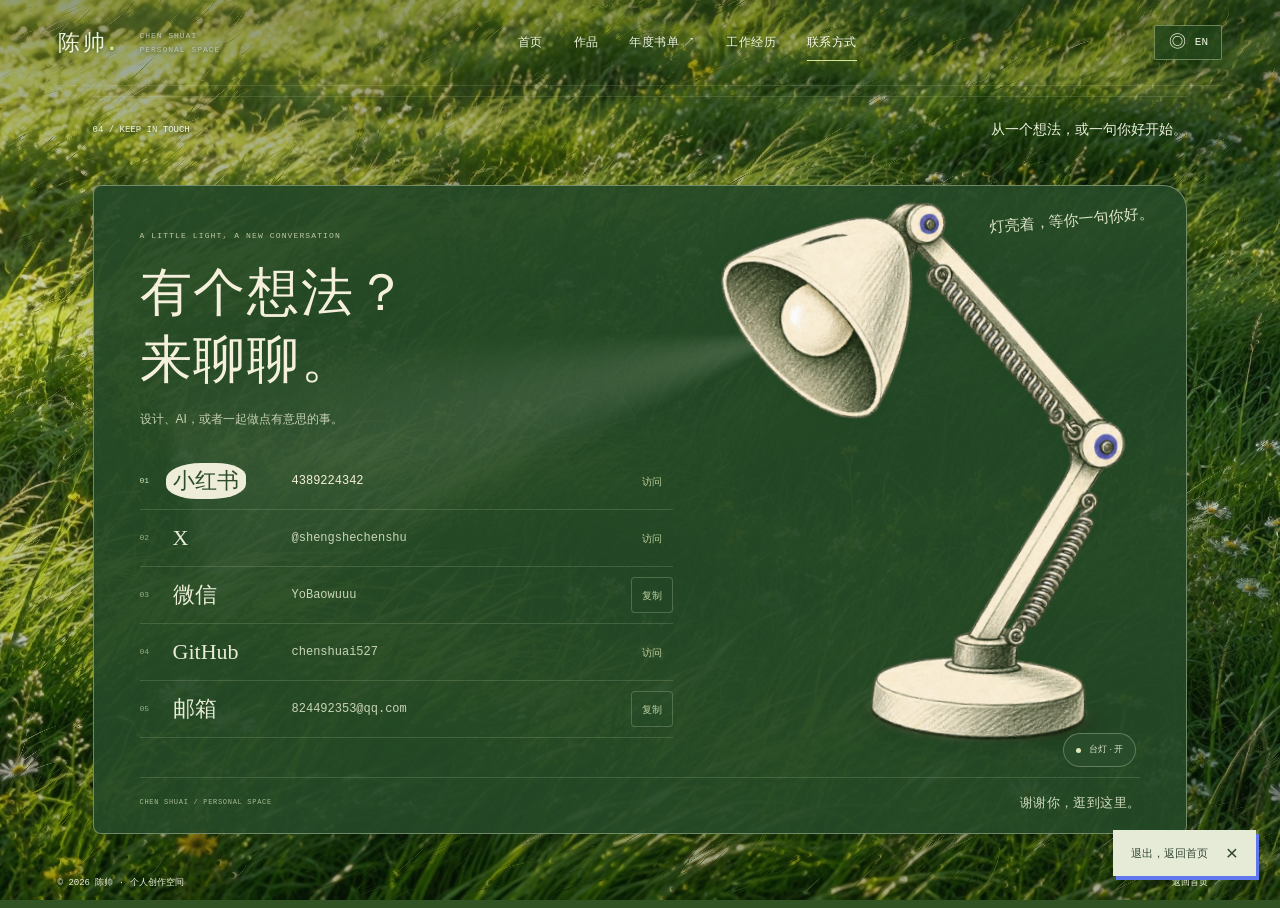
<file: contact.html>
<!doctype html>
<html lang="zh-CN">
<head><meta charset="UTF-8"><meta name="viewport" content="width=device-width, initial-scale=1"><meta name="theme-color" content="#426b2b"><meta name="description" content="陈帅的联系方式。"><title>联系方式 · 陈帅</title><link rel="stylesheet" href="styles.css?v=2aa58ea87e"><script src="main.js?v=062953711e" defer></script><link rel="stylesheet" href="unified-site.css?v=a917a457eb"><script src="site-navigation.js?v=04e156d0d8" type="module"></script><script>if(new URLSearchParams(location.search).has("panel"))document.documentElement.classList.add("is-embedded");</script><link rel="stylesheet" href="meadow-theme.css?v=fd2be16c09"><script type="module" src="meadow-background.js?v=6663ca45bc"></script><link rel="stylesheet" href="contact-screen.css?v=b866bab914"><script src="contact-screen.js?v=b4879b5d2a" defer></script></head>
<body class="page-contact">
  <div class="site-background" aria-hidden="true"></div>
  <div class="site-shell">
    <header class="site-header"><a class="brand" href="index.html" aria-label="陈帅的首页"><span class="brand-mark"><span data-i18n="brandName">陈帅</span><span class="brand-dot">.</span></span><span class="brand-english">CHEN SHUAI<br>PERSONAL SPACE</span></a><nav aria-label="主导航"><a href="index.html"><span data-i18n="navHome">首页</span></a><a href="index.html#works"><span data-i18n="navWork">作品</span></a><a href="reading.html"><span data-i18n="navReading">年度书单</span> <span aria-hidden="true">↗</span></a><a href="experience.html"><span data-i18n="navExperience">工作经历</span></a><a href="contact.html" class="active" aria-current="page"><span data-i18n="navContact">联系方式</span></a></nav><div class="header-controls"><button class="language-toggle" type="button" data-language-toggle aria-label="Switch to English"><span aria-hidden="true">◎</span><span data-language-label>EN</span></button></div></header>
    <main class="contact-standalone-main"><section class="personal-contact" id="contact" aria-labelledby="contact-heading" data-screen-label="04 保持联系" tabindex="-1">
  <div class="unified-section-top contact-section-top"><span>04 / KEEP IN TOUCH</span><p data-unified-zh="从一个想法，或一句你好开始。" data-unified-en="An idea. A hello. A place to begin.">从一个想法，或一句你好开始。</p><a href="#about"><span data-unified-zh="回看介绍 ↑" data-unified-en="Back to about ↑">回看介绍 ↑</span></a></div>
  <div class="contact-stage" data-contact-stage data-light="on">
    <canvas class="contact-beam" aria-hidden="true" width="768" height="384"></canvas>
    <div class="contact-letter">
      <p class="contact-eyebrow">A LITTLE LIGHT, A NEW CONVERSATION</p>
      <h2 id="contact-heading"><span data-unified-zh="有个想法？" data-unified-en="Have an idea?">有个想法？</span><br><span data-unified-zh="来聊聊。" data-unified-en="Let’s talk.">来聊聊。</span></h2>
      <p class="contact-intro" data-unified-zh="设计、AI，或者一起做点有意思的事。" data-unified-en="Design, AI, or something worth making together.">设计、AI，或者一起做点有意思的事。</p>
      <div class="contact-links" aria-label="社交账号和联系方式"><a class="contact-row contact-external" data-contact-channel="xiaohongshu" href="https://www.xiaohongshu.com/user/profile/618fb59a000000002102a532" target="_blank" rel="noopener noreferrer"><span class="contact-row-number">01</span><span class="contact-primary"><span class="contact-channel-name" data-unified-zh="小红书" data-unified-en="Xiaohongshu">小红书</span><span class="contact-handle">4389224342</span></span><span class="contact-row-action" data-unified-zh="访问" data-unified-en="Visit">访问</span></a>
<a class="contact-row contact-external" data-contact-channel="x" href="https://x.com/shengshechenshu" target="_blank" rel="noopener noreferrer"><span class="contact-row-number">02</span><span class="contact-primary"><span class="contact-channel-name" data-unified-zh="X" data-unified-en="X">X</span><span class="contact-handle">@shengshechenshu</span></span><span class="contact-row-action" data-unified-zh="访问" data-unified-en="Visit">访问</span></a>
<div class="contact-row" data-contact-channel="wechat"><span class="contact-row-number">03</span><span class="contact-primary"><span class="contact-channel-name" data-unified-zh="微信" data-unified-en="WeChat">微信</span><span class="contact-handle">YoBaowuuu</span></span><button class="contact-copy" type="button" data-contact-copy="YoBaowuuu" data-copy-kind="wechat" aria-label="复制微信号"><span data-contact-copy-label>复制</span></button></div>
<a class="contact-row contact-external" data-contact-channel="github" href="https://github.com/chenshuai527" target="_blank" rel="noopener noreferrer"><span class="contact-row-number">04</span><span class="contact-primary"><span class="contact-channel-name" data-unified-zh="GitHub" data-unified-en="GitHub">GitHub</span><span class="contact-handle">chenshuai527</span></span><span class="contact-row-action" data-unified-zh="访问" data-unified-en="Visit">访问</span></a>
<div class="contact-row" data-contact-channel="email"><span class="contact-row-number">05</span><a class="contact-primary" href="mailto:824492353@qq.com"><span class="contact-channel-name" data-unified-zh="邮箱" data-unified-en="Email">邮箱</span><span class="contact-handle">824492353@qq.com</span></a><button class="contact-copy" type="button" data-contact-copy="824492353@qq.com" data-copy-kind="email" aria-label="复制邮箱地址"><span data-contact-copy-label>复制</span></button></div></div>
      <p class="contact-status" data-contact-status role="status" aria-live="polite"></p>
    </div>
    <div class="contact-light-scene">
      <p class="contact-lamp-note"><span data-unified-zh="灯亮着，等你一句你好。" data-unified-en="A light on. A hello away.">灯亮着，等你一句你好。</span></p>
      <img class="contact-lamp-art" src="assets/contact-desk-lamp-clean.png" alt="" width="1086" height="1448" loading="lazy">
      <button class="contact-lamp-switch" type="button" data-contact-lamp-toggle aria-pressed="true" aria-label="关闭台灯"><span class="contact-switch-dot" aria-hidden="true"></span><span data-contact-lamp-label>台灯 · 开</span></button>
    </div>
    <div class="contact-stage-footer"><span>CHEN SHUAI / PERSONAL SPACE</span><span data-unified-zh="谢谢你，逛到这里。" data-unified-en="Thanks for stopping by.">谢谢你，逛到这里。</span></div>
  </div>
</section></main>
    <footer class="site-footer"><span data-i18n="footerCopyright">© 2026 陈帅 · 个人创作空间</span><a href="index.html" data-i18n="returnHome">返回首页 ↗</a></footer>
  </div>
<a class="standalone-exit" href="index.html" data-page-exit><span data-unified-zh="退出，返回首页" data-unified-en="Exit, return home">退出，返回首页</span><b aria-hidden="true">×</b></a></body>
</html>
</file>
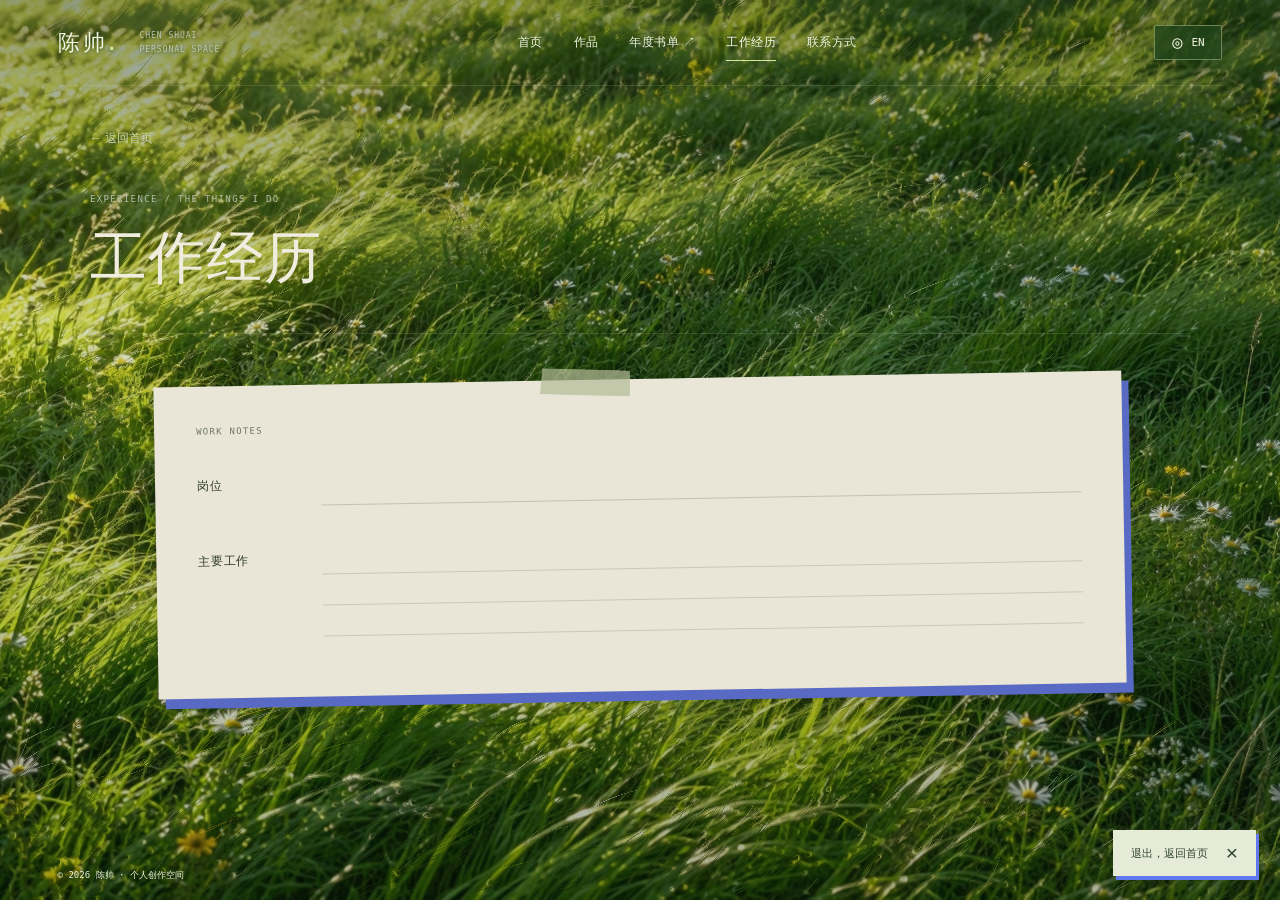
<file: experience.html>
<!doctype html>
<html lang="zh-CN">
<head><meta charset="UTF-8"><meta name="viewport" content="width=device-width, initial-scale=1"><meta name="theme-color" content="#426b2b"><meta name="description" content="陈帅的工作经历，岗位与主要工作。"><title>工作经历 · 陈帅</title><link rel="stylesheet" href="styles.css?v=2aa58ea87e"><script src="main.js?v=062953711e" defer></script><link rel="stylesheet" href="unified-site.css?v=a917a457eb"><script src="site-navigation.js?v=04e156d0d8" type="module"></script><script>if(new URLSearchParams(location.search).has("panel"))document.documentElement.classList.add("is-embedded");</script><link rel="stylesheet" href="meadow-theme.css?v=fd2be16c09"><script type="module" src="meadow-background.js?v=6663ca45bc"></script></head>
<body class="page-experience">
  <div class="site-background" aria-hidden="true"></div>
  <div class="site-shell">
    <header class="site-header"><a class="brand" href="index.html" aria-label="陈帅的首页"><span class="brand-mark"><span data-i18n="brandName">陈帅</span><span class="brand-dot">.</span></span><span class="brand-english">CHEN SHUAI<br>PERSONAL SPACE</span></a><nav aria-label="主导航"><a href="index.html"><span data-i18n="navHome">首页</span></a><a href="index.html#works"><span data-i18n="navWork">作品</span></a><a href="reading.html"><span data-i18n="navReading">年度书单</span> <span aria-hidden="true">↗</span></a><a href="experience.html" class="active" aria-current="page"><span data-i18n="navExperience">工作经历</span></a><a href="contact.html"><span data-i18n="navContact">联系方式</span></a></nav><div class="header-controls"><button class="language-toggle" type="button" data-language-toggle aria-label="Switch to English"><span aria-hidden="true">◎</span><span data-language-label>EN</span></button></div></header>
    <main class="profile-main">
      <a class="back-link" href="index.html" data-i18n="backHome">← 返回首页</a>
      <section class="profile-heading"><span class="eyebrow">EXPERIENCE / THE THINGS I DO</span><h1 data-i18n="navExperience">工作经历</h1></section>
      <section class="experience-paper" aria-labelledby="experience-section-title">
        <span class="profile-paper-tape" aria-hidden="true"></span>
        <h2 id="experience-section-title" class="profile-paper-title">WORK NOTES</h2>
        <dl class="experience-fields"><div><dt data-i18n="experienceRole">岗位</dt><dd class="empty-role" aria-label="尚未填写" data-empty-field></dd></div><div><dt data-i18n="experienceResponsibilities">主要工作</dt><dd class="empty-responsibilities" aria-label="尚未填写" data-empty-field><span aria-hidden="true"></span><span aria-hidden="true"></span><span aria-hidden="true"></span></dd></div></dl>
      </section>
    </main>
    <footer class="site-footer"><span data-i18n="footerCopyright">© 2026 陈帅 · 个人创作空间</span><a href="contact.html" data-i18n="navContact">联系方式</a></footer>
  </div>
<a class="standalone-exit" href="index.html" data-page-exit><span data-unified-zh="退出，返回首页" data-unified-en="Exit, return home">退出，返回首页</span><b aria-hidden="true">×</b></a></body>
</html>
</file>
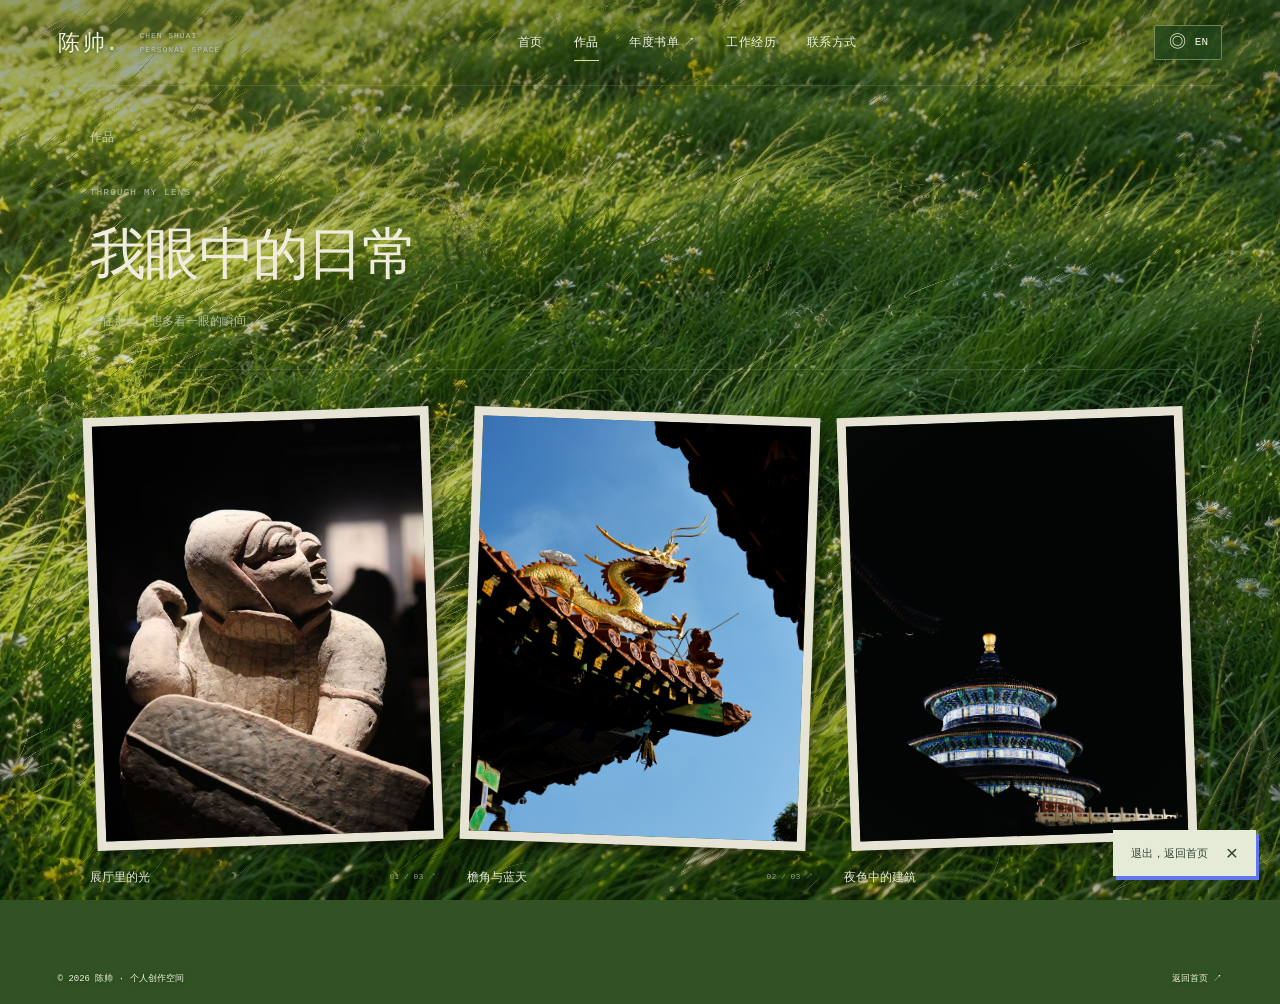
<file: photography.html>
<!doctype html>
<html lang="zh-CN"><head><meta charset="UTF-8"><meta name="viewport" content="width=device-width,initial-scale=1"><meta name="theme-color" content="#426b2b"><title>摄影作品 · 陈帅</title><link rel="stylesheet" href="styles.css?v=2aa58ea87e"><link rel="stylesheet" href="creative-desk.css?v=431595ffb7"><script src="main.js?v=062953711e" defer></script><link rel="stylesheet" href="unified-site.css?v=a917a457eb"><script src="site-navigation.js?v=04e156d0d8" type="module"></script><script>if(new URLSearchParams(location.search).has("panel"))document.documentElement.classList.add("is-embedded");</script><link rel="stylesheet" href="meadow-theme.css?v=fd2be16c09"><script type="module" src="meadow-background.js?v=6663ca45bc"></script></head>
<body class="page-photography" data-gallery-default="photography"><div class="site-background" aria-hidden="true"></div><div class="site-shell"><header class="site-header">
      <a class="brand" href="index.html" aria-label="陈帅的首页"><span class="brand-mark"><span data-i18n="brandName">陈帅</span><span class="brand-dot">.</span></span><span class="brand-english">CHEN SHUAI<br>PERSONAL SPACE</span></a>
      <nav aria-label="主导航"><a href="index.html"><span data-i18n="navHome">首页</span></a><a href="index.html#works" class="active" aria-current="page"><span data-i18n="navWork">作品</span></a><a href="reading.html"><span data-i18n="navReading">年度书单</span> <span aria-hidden="true">↗</span></a><a href="experience.html"><span data-i18n="navExperience">工作经历</span></a><a href="contact.html"><span data-i18n="navContact">联系方式</span></a></nav>
      <div class="header-controls"><button class="language-toggle" type="button" data-language-toggle aria-label="Switch to English"><span aria-hidden="true">◎</span><span data-language-label>EN</span></button></div>
    </header><main class="collection-main"><a class="back-link" href="index.html#works" data-i18n="navWork">作品</a><section class="collection-heading"><p class="eyebrow">THROUGH MY LENS</p><h1 data-i18n="photographyTitle">我眼中的日常</h1><p data-i18n="photoCaption">留住那些，想多看一眼的瞬间</p></section><div class="collection-grid"><button type="button" class="collection-card" data-photography-open data-gallery-kind="photography" data-gallery-start="0" aria-label="查看摄影作品 1"><img src="assets/photography-sculpture.jpg" alt="展厅里被灯光照亮的雕塑" data-gallery-cover-alt="photographySculptureAlt" width="1920" height="1280" loading="lazy"><span class="collection-card-caption"><span data-i18n="photographySculptureTitle">展厅里的光</span><span>01 / 03 ↗</span></span></button><button type="button" class="collection-card" data-photography-open data-gallery-kind="photography" data-gallery-start="1" aria-label="查看摄影作品 2"><img src="assets/photography-dragon.jpg" alt="蓝天下传统建筑屋脊上的金色龙饰" data-gallery-cover-alt="photographyDragonAlt" width="1399" height="2048" loading="lazy"><span class="collection-card-caption"><span data-i18n="photographyDragonTitle">檐角与蓝天</span><span>02 / 03 ↗</span></span></button><button type="button" class="collection-card" data-photography-open data-gallery-kind="photography" data-gallery-start="2" aria-label="查看摄影作品 3"><img src="assets/photography-night.jpg" alt="夜色中被灯光照亮的传统圆形建筑" data-gallery-cover-alt="photographyNightAlt" width="3024" height="3356" loading="lazy"><span class="collection-card-caption"><span data-i18n="photographyNightTitle">夜色中的建筑</span><span>03 / 03 ↗</span></span></button></div></main><dialog class="photography-dialog" id="photography-gallery" aria-labelledby="photography-gallery-title"><div class="photography-gallery-top"><h2 id="photography-gallery-title" data-i18n="photographyGalleryTitle">摄影作品</h2><button class="photography-close" type="button" data-photography-close><span data-i18n="closeDialog">关闭 ×</span></button></div><div class="photography-viewer"><img id="photography-full" src="assets/photography-sculpture.jpg" alt="展厅里被灯光照亮的雕塑" width="1920" height="1280"></div><div class="photography-gallery-controls"><button type="button" data-photography-step="-1" aria-label="上一张照片">←</button><div class="photography-gallery-caption" aria-live="polite"><span id="photography-caption">展厅里的光</span><span id="photography-position">01 / 03</span></div><button type="button" data-photography-step="1" aria-label="下一张照片">→</button></div><div class="photography-thumbnails" aria-label="选择照片"><button type="button" data-photography-index="0" aria-label="查看第 1 张照片" aria-pressed="true"><img src="assets/photography-sculpture.jpg" alt="" width="1920" height="1280"></button><button type="button" data-photography-index="1" aria-label="查看第 2 张照片" aria-pressed="false"><img src="assets/photography-dragon.jpg" alt="" width="1399" height="2048"></button><button type="button" data-photography-index="2" aria-label="查看第 3 张照片" aria-pressed="false"><img src="assets/photography-night.jpg" alt="" width="3024" height="3356"></button></div></dialog><footer class="site-footer"><span data-i18n="footerCopyright">© 2026 陈帅 · 个人创作空间</span><a href="index.html" data-i18n="returnHome">返回首页 ↗</a></footer></div><a class="standalone-exit" href="index.html" data-page-exit><span data-unified-zh="退出，返回首页" data-unified-en="Exit, return home">退出，返回首页</span><b aria-hidden="true">×</b></a></body></html>
</file>
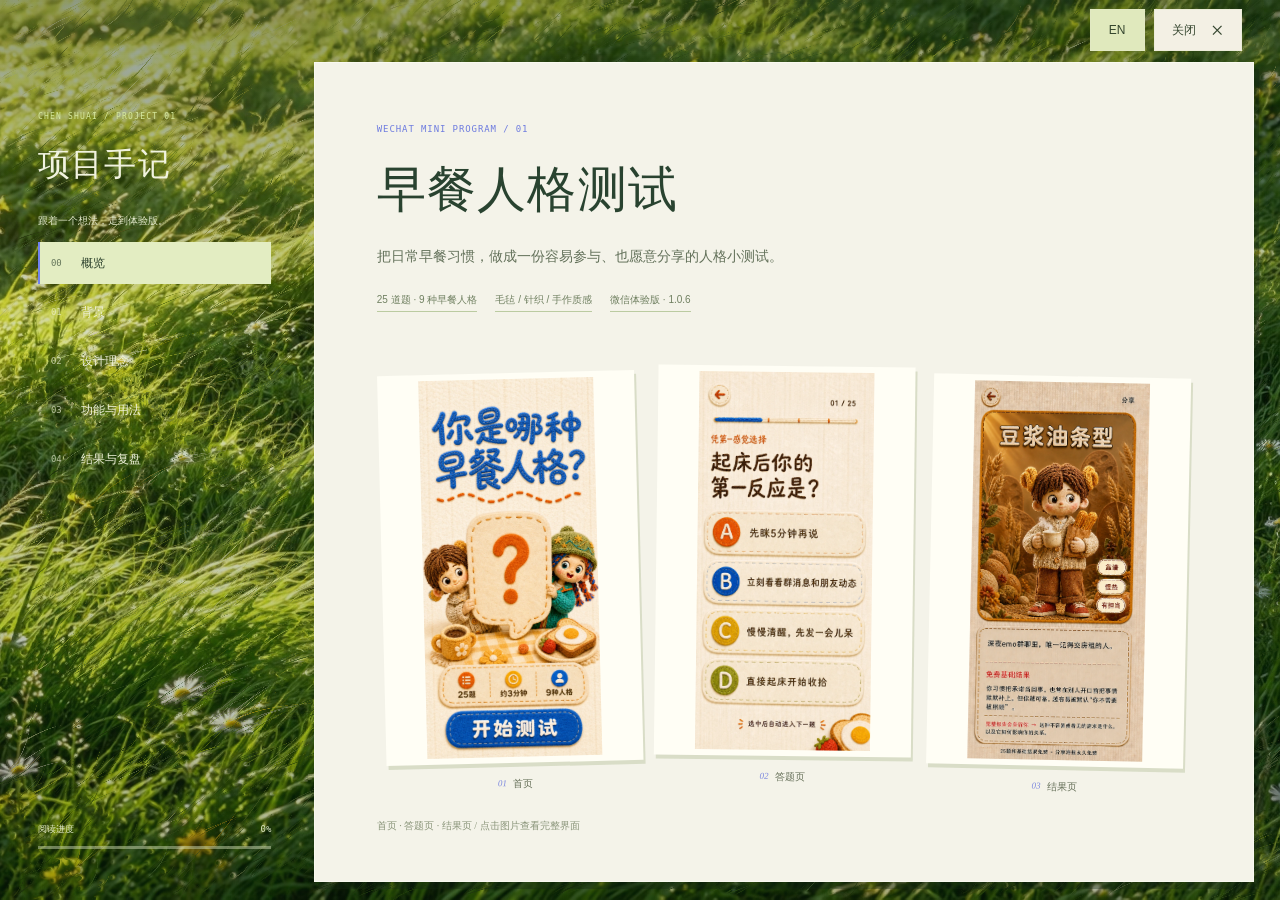
<file: projects.html>
<!doctype html><html lang="zh-CN"><head><meta charset="UTF-8"><meta name="viewport" content="width=device-width, initial-scale=1"><meta name="theme-color" content="#426b2b"><title>项目 · 陈帅</title><link rel="stylesheet" href="styles.css?v=2aa58ea87e"><link rel="stylesheet" href="creative-desk.css?v=431595ffb7"><link rel="stylesheet" href="journey.css?v=3fcb56ff18"><link rel="stylesheet" href="flat-collage.css?v=4e56aa3836"><script src="main.js?v=062953711e" defer></script><link rel="stylesheet" href="unified-site.css?v=a917a457eb"><script src="site-navigation.js?v=04e156d0d8" type="module"></script><script>if(new URLSearchParams(location.search).has("panel"))document.documentElement.classList.add("is-embedded");</script><link rel="stylesheet" href="meadow-theme.css?v=fd2be16c09"><script type="module" src="meadow-background.js?v=6663ca45bc"></script><link rel="stylesheet" href="miniapp-gallery.css?v=91670db845"><script type="module" src="miniapp-gallery.js?v=561bbdd572"></script><link rel="stylesheet" href="project-case.css?v=ce9accdb44"><script type="module" src="project-case.js?v=de3215ef6b"></script></head><body data-case-page="projects" class="page-projects"><div class="site-background" aria-hidden="true"></div><div class="site-shell"><header class="site-header">
      <a class="brand" href="index.html" aria-label="陈帅的首页"><span class="brand-mark"><span data-i18n="brandName">陈帅</span><span class="brand-dot">.</span></span><span class="brand-english">CHEN SHUAI<br>PERSONAL SPACE</span></a>
      <nav aria-label="主导航"><a href="index.html"><span data-i18n="navHome">首页</span></a><a href="index.html#works"><span data-i18n="navWork">作品</span></a><a href="reading.html"><span data-i18n="navReading">年度书单</span> <span aria-hidden="true">↗</span></a><a href="experience.html"><span data-i18n="navExperience">工作经历</span></a><a href="contact.html"><span data-i18n="navContact">联系方式</span></a></nav>
      <div class="header-controls"><button class="language-toggle" type="button" data-language-toggle aria-label="Switch to English"><span aria-hidden="true">◎</span><span data-language-label>EN</span></button></div>
    </header><main class="project-case-main">
<div class="case-toolbar"><button class="case-language" type="button" data-language-toggle aria-label="Switch to English"><span data-language-label>EN</span></button><a class="case-close" href="index.html#works" data-page-exit><span data-unified-zh="关闭" data-unified-en="Close">关闭</span><b aria-hidden="true">×</b></a></div>
<div class="project-case-frame">
<aside class="case-index"><span class="case-index-kicker">CHEN SHUAI / PROJECT 01</span><h2 data-unified-zh="项目手记" data-unified-en="Project notes">项目手记</h2><p data-unified-zh="跟着一个想法，走到体验版。" data-unified-en="An idea, taken through to a trial build.">跟着一个想法，走到体验版。</p><nav aria-label="项目目录"><button class="case-index-button" type="button" data-case-target="case-overview" aria-current="location"><small>00</small><span data-unified-zh="概览" data-unified-en="Overview">概览</span></button><button class="case-index-button" type="button" data-case-target="case-background" ><small>01</small><span data-unified-zh="背景" data-unified-en="Background">背景</span></button><button class="case-index-button" type="button" data-case-target="case-concept" ><small>02</small><span data-unified-zh="设计理念" data-unified-en="Design concept">设计理念</span></button><button class="case-index-button" type="button" data-case-target="case-features" ><small>03</small><span data-unified-zh="功能与用法" data-unified-en="Features & use">功能与用法</span></button><button class="case-index-button" type="button" data-case-target="case-outcome" ><small>04</small><span data-unified-zh="结果与复盘" data-unified-en="Outcome & reflection">结果与复盘</span></button></nav><div class="case-reading-progress"><div><span data-unified-zh="阅读进度" data-unified-en="Reading progress">阅读进度</span><output>0%</output></div><progress max="100" value="0" aria-label="阅读进度"></progress></div></aside>
<article class="case-paper" tabindex="0" aria-label="项目介绍">
<section class="case-chapter case-overview" id="case-overview"><p class="case-eyebrow">WECHAT MINI PROGRAM / 01</p><h1 data-unified-zh="早餐人格测试" data-unified-en="Breakfast Personality Quiz">早餐人格测试</h1><p class="case-lead" data-unified-zh="把日常早餐习惯，做成一份容易参与、也愿意分享的人格小测试。" data-unified-en="A light personality quiz that turns everyday breakfast habits into something easy to try and share.">把日常早餐习惯，做成一份容易参与、也愿意分享的人格小测试。</p><div class="case-meta"><span data-unified-zh="25 道题 · 9 种早餐人格" data-unified-en="25 questions · 9 breakfast personalities">25 道题 · 9 种早餐人格</span><span data-unified-zh="毛毡 / 针织 / 手作质感" data-unified-en="Felt / Knit / Handmade textures">毛毡 / 针织 / 手作质感</span><span data-unified-zh="微信体验版 · 1.0.6" data-unified-en="WeChat trial build · 1.0.6">微信体验版 · 1.0.6</span></div><div class="case-overview-media"><div class="miniapp-screens"><figure><button type="button" data-miniapp-view aria-label="查看首页大图"><img src="assets/miniprogram/breakfast-home.webp" alt="早餐人格测试首页" ></button><figcaption><small>01</small><span data-unified-zh="首页" data-unified-en="Home">首页</span></figcaption></figure><figure><button type="button" data-miniapp-view aria-label="查看答题页大图"><img src="assets/miniprogram/breakfast-quiz.webp" alt="早餐人格测试答题页" loading="lazy"></button><figcaption><small>02</small><span data-unified-zh="答题页" data-unified-en="Quiz">答题页</span></figcaption></figure><figure><button type="button" data-miniapp-view aria-label="查看结果页大图"><img src="assets/miniprogram/breakfast-result.webp" alt="早餐人格测试结果页" loading="lazy"></button><figcaption><small>03</small><span data-unified-zh="结果页" data-unified-en="Result">结果页</span></figcaption></figure></div></div><p class="case-screen-note" data-unified-zh="首页 · 答题页 · 结果页 / 点击图片查看完整界面" data-unified-en="Home · Quiz · Result / Click an image to view the full screen">首页 · 答题页 · 结果页 / 点击图片查看完整界面</p></section>
<section class="case-chapter" id="case-background"><span class="case-chapter-number">01 / BACKGROUND</span><h2 data-unified-zh="从一个早餐想法开始" data-unified-en="It started with breakfast">从一个早餐想法开始</h2>
<p class="case-body" data-unified-zh="最初的想法很简单：用早餐习惯测一测人格。我想让测试有一点日常感，让结果有一个能被记住的名字、一张有性格的人物形象，也方便分享给朋友。" data-unified-en="The starting point was simple: explore personality through breakfast habits. I wanted an everyday entry point, a memorable result name, a distinct character and something people could share with friends.">最初的想法很简单：用早餐习惯测一测人格。我想让测试有一点日常感，让结果有一个能被记住的名字、一张有性格的人物形象，也方便分享给朋友。</p>
<p class="case-body" data-unified-zh="我先梳理了 25 道题、计分规则和 9 种人格，再逐步补齐一句话点评、基础分析、完整报告与分享海报。页面和人物的制作围绕这条完整的体验展开。" data-unified-en="I first worked through 25 questions, the scoring rules and nine personalities, then developed the short verdicts, basic analysis, full reports and share posters. The screens and characters were built around that complete experience.">我先梳理了 25 道题、计分规则和 9 种人格，再逐步补齐一句话点评、基础分析、完整报告与分享海报。页面和人物的制作围绕这条完整的体验展开。</p>
</section>
<section class="case-chapter" id="case-concept"><span class="case-chapter-number">02 / DESIGN CONCEPT</span><h2 data-unified-zh="让早餐也有自己的性格" data-unified-en="Giving each breakfast its own personality">让早餐也有自己的性格</h2>
<h3 class="case-subhead" data-unified-zh="先把亲切感做出来" data-unified-en="Start with warmth">先把亲切感做出来</h3><p class="case-body" data-unified-zh="配色从少女粉、橙色等方向试起，最后收拢到暖奶油色、可可棕与橙色，再用少量蓝绿色提亮。毛毡、针织和手作玩偶的质感贯穿人物与页面，让测试像一份有温度的小礼物。" data-unified-en="After exploring pink and orange directions, the palette settled on warm cream, cocoa brown and orange, with small blue-green accents. Felt, knitted textures and handmade toy characters give the quiz a welcoming, tactile feel.">配色从少女粉、橙色等方向试起，最后收拢到暖奶油色、可可棕与橙色，再用少量蓝绿色提亮。毛毡、针织和手作玩偶的质感贯穿人物与页面，让测试像一份有温度的小礼物。</p>
<h3 class="case-subhead" data-unified-zh="九种结果，要有九种辨识度" data-unified-en="Nine results, nine distinct characters">九种结果，要有九种辨识度</h3><p class="case-body" data-unified-zh="早期人物的脸型、体型和动作过于相似。我重新为每种人格安排脸型、身体比例、站姿、道具和气质，先确认主形象，再整理三视图，让角色差异真正体现在画面里。" data-unified-en="The early characters looked too similar in face, build and pose. I revisited their proportions, stances, props and temperament, approving each main character before developing its turnaround views.">早期人物的脸型、体型和动作过于相似。我重新为每种人格安排脸型、身体比例、站姿、道具和气质，先确认主形象，再整理三视图，让角色差异真正体现在画面里。</p>
<h3 class="case-subhead" data-unified-zh="先看懂一句，再慢慢读下去" data-unified-en="A short verdict before a deeper read">先看懂一句，再慢慢读下去</h3><p class="case-body" data-unified-zh="结果先用一句话说出性格特点，再分层展开基础分析与完整报告。人物负责建立印象，文字负责把结果解释清楚。" data-unified-en="Each result begins with a concise personality verdict, followed by basic analysis and a fuller report. The character creates a first impression; the writing explains the result.">结果先用一句话说出性格特点，再分层展开基础分析与完整报告。人物负责建立印象，文字负责把结果解释清楚。</p>
</section>
<section class="case-chapter" id="case-features"><span class="case-chapter-number">03 / FEATURES & USE</span><h2 data-unified-zh="从答题到分享，接好每一步" data-unified-en="Connecting the quiz, result and sharing">从答题到分享，接好每一步</h2><ol class="case-feature-flow"><li><small>01</small><h3 data-unified-zh="开始与续答" data-unified-en="Start or resume">开始与续答</h3><p data-unified-zh="从首页开始测试；中途退出后，可以继续上次进度。" data-unified-en="Start from the home screen and resume a saved quiz after leaving.">从首页开始测试；中途退出后，可以继续上次进度。</p></li><li><small>02</small><h3 data-unified-zh="完成 25 道题" data-unified-en="Answer 25 questions">完成 25 道题</h3><p data-unified-zh="真实计分，支持返回修改，并处理快速连点。" data-unified-en="Real scoring, editable previous answers and protection against rapid repeated taps.">真实计分，支持返回修改，并处理快速连点。</p></li><li><small>03</small><h3 data-unified-zh="查看并分享结果" data-unified-en="Read and share the result">查看并分享结果</h3><p data-unified-zh="查看主副人格、完整报告，生成并保存分享海报。" data-unified-en="Read primary and secondary traits and the full report, then generate and save a share poster.">查看主副人格、完整报告，生成并保存分享海报。</p></li></ol>
<p class="case-body" data-unified-zh="结果支持并列主人格与副人格，本地历史可以回看已完成的测试。完整报告最终调整为免费开放；好友分享入口、图片加载失败、数据读取异常和相册权限等状态也纳入了流程。" data-unified-en="Results handle tied primary types and secondary traits, with completed quizzes saved in local history. Full reports were made free. The flow also includes friend-share entry, image-loading failures, data errors and album permissions.">结果支持并列主人格与副人格，本地历史可以回看已完成的测试。完整报告最终调整为免费开放；好友分享入口、图片加载失败、数据读取异常和相册权限等状态也纳入了流程。</p>
<p class="case-body" data-unified-zh="网页原型用于确认视觉与交互，正式版本使用 WXML、WXSS 和 JavaScript 重新实现。普通文字与点击操作逐步回到原生组件，图片主要承载人物、毛线标题和纹理。" data-unified-en="A web prototype helped establish the visual direction and interactions. The final mini program was rebuilt with WXML, WXSS and JavaScript, moving ordinary text and interactions into native components while keeping imagery for characters, knitted titles and texture.">网页原型用于确认视觉与交互，正式版本使用 WXML、WXSS 和 JavaScript 重新实现。普通文字与点击操作逐步回到原生组件，图片主要承载人物、毛线标题和纹理。</p>
</section>
<section class="case-chapter" id="case-outcome"><span class="case-chapter-number">04 / OUTCOME & REFLECTION</span><h2 data-unified-zh="从原型，到微信体验版" data-unified-en="From prototype to a WeChat trial build">从原型，到微信体验版</h2><div class="case-metrics"><div><strong>25</strong><span data-unified-zh="道测试题" data-unified-en="quiz questions">道测试题</span></div><div><strong>9</strong><span data-unified-zh="种早餐人格" data-unified-en="breakfast personalities">种早餐人格</span></div><div><strong>43</strong><span data-unified-zh="张主要界面与状态稿" data-unified-en="main screen and state designs">张主要界面与状态稿</span></div></div><span class="case-status" data-unified-zh="已交付微信体验版" data-unified-en="Delivered as a WeChat trial build">已交付微信体验版</span>
<p class="case-body" data-unified-zh="项目记录中的 1.0.6 版本已上传微信体验版，20 项自动测试和 9 个 WXML 模板检查通过。后续仍需要在 iPhone 与安卓真机上完整验收答题、报告、保存和分享，并确认隐私与客服配置。" data-unified-en="The project records show version 1.0.6 uploaded as a WeChat trial build, with 20 automated tests and nine WXML template checks passed. Full iPhone and Android checks for the quiz, reports, saving and sharing remain, together with privacy and support configuration.">项目记录中的 1.0.6 版本已上传微信体验版，20 项自动测试和 9 个 WXML 模板检查通过。后续仍需要在 iPhone 与安卓真机上完整验收答题、报告、保存和分享，并确认隐私与客服配置。</p>
<h3 class="case-subhead" data-unified-zh="最值得留下的三件事" data-unified-en="Three lessons to keep">最值得留下的三件事</h3>
<ul class="case-feature-list"><li data-unified-zh="先定产品规则。免费还是收费、主体与平台条件，会直接影响页面和功能范围。" data-unified-en="Set product rules early. Pricing and platform constraints change the screens and scope.">先定产品规则。免费还是收费、主体与平台条件，会直接影响页面和功能范围。</li><li data-unified-zh="先跑通三个原生页面。首页、第一道题和结果页，能尽早暴露布局、图片和组件问题。" data-unified-en="Validate three native screens first. The home, first question and result reveal layout, image and component issues early.">先跑通三个原生页面。首页、第一道题和结果页，能尽早暴露布局、图片和组件问题。</li><li data-unified-zh="素材与验收一起管理。建立素材清单和文件校验，尽早在真机上检查，减少旧稿回流和重复返工。" data-unified-en="Manage assets and validation together. Keep a manifest, verify files and test on devices early to avoid stale assets and repeated rework.">素材与验收一起管理。建立素材清单和文件校验，尽早在真机上检查，减少旧稿回流和重复返工。</li></ul>
</section>
</article></div>
<dialog class="miniapp-image-viewer"><button type="button"><span data-unified-zh="关闭大图" data-unified-en="Close image">关闭大图</span> ×</button><img alt=""></dialog>
</main><footer class="site-footer"><span data-i18n="footerCopyright">© 2026 陈帅 · 个人创作空间</span><span><span data-i18n="footerMotto">保持好奇，持续创作。</span> <span aria-hidden="true">↗</span></span></footer></div><a class="standalone-exit" href="index.html" data-page-exit><span data-unified-zh="退出，返回首页" data-unified-en="Exit, return home">退出，返回首页</span><b aria-hidden="true">×</b></a></body></html>
</file>
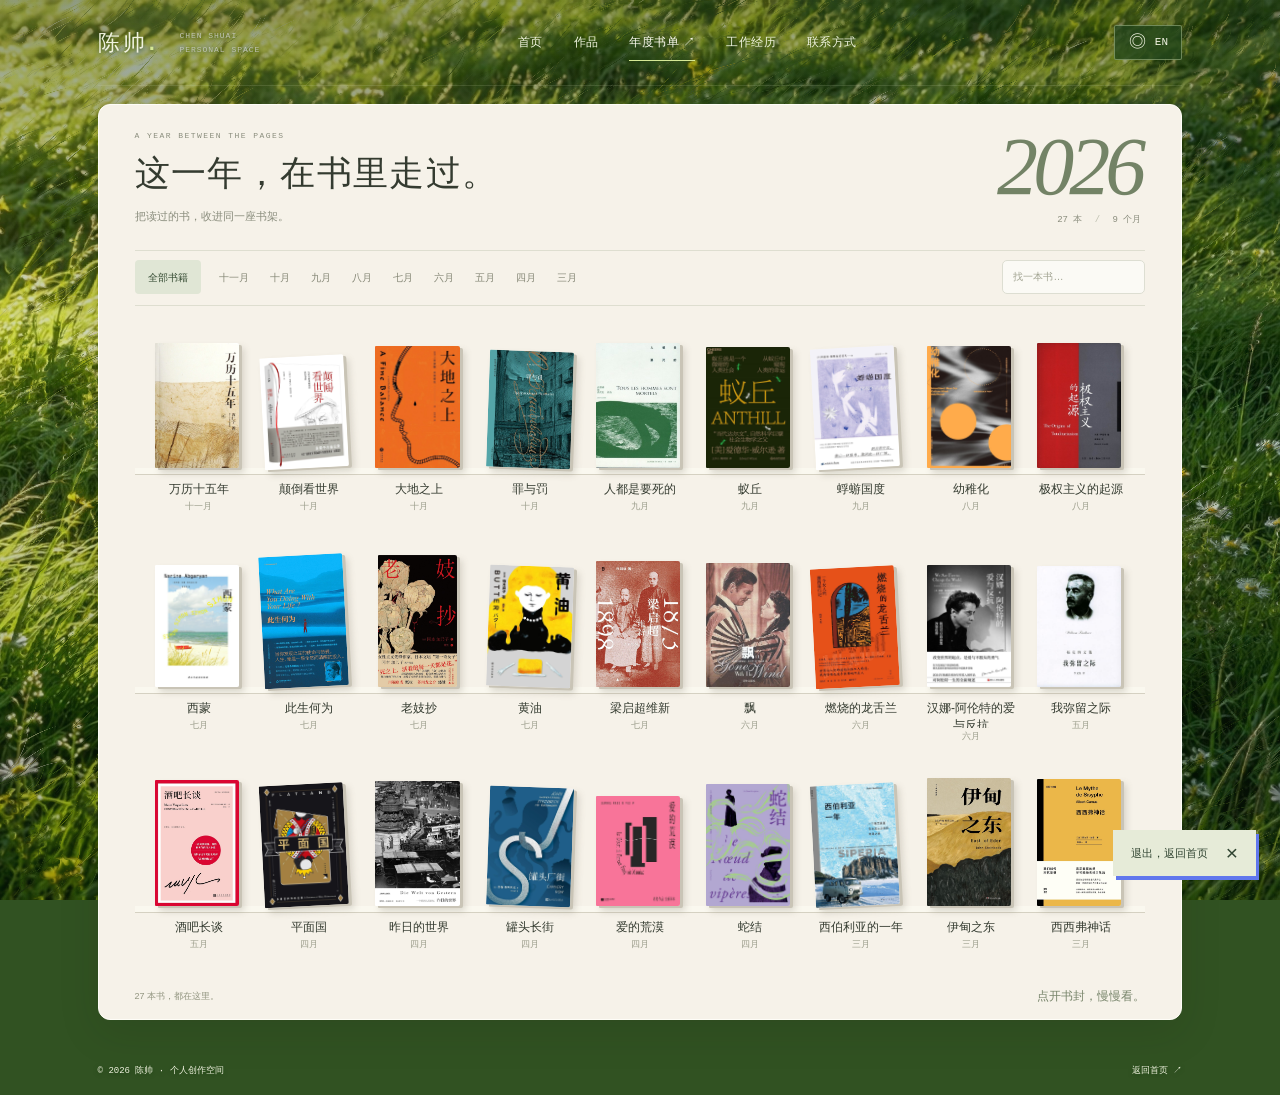
<file: reading.html>
<!doctype html>
<html lang="zh-CN">
<head><meta charset="UTF-8"><meta name="viewport" content="width=device-width, initial-scale=1"><meta name="theme-color" content="#426b2b"><meta name="description" content="陈帅的 2026 年度书架，集中展示 27 本书，支持按月份和书名浏览。"><title>2026 年度书单 · 陈帅</title><link rel="stylesheet" href="styles.css?v=2aa58ea87e"><link rel="stylesheet" href="reading-journal.css?v=b3090f56ab"><script src="main.js?v=062953711e" defer></script><link rel="stylesheet" href="unified-site.css?v=a917a457eb"><script src="site-navigation.js?v=04e156d0d8" type="module"></script><script>if(new URLSearchParams(location.search).has("panel"))document.documentElement.classList.add("is-embedded");</script><link rel="stylesheet" href="meadow-theme.css?v=fd2be16c09"><script type="module" src="meadow-background.js?v=6663ca45bc"></script><script src="reading-shelf.js?v=28ddeea68e" defer></script></head>
<body class="page-reading" data-reading-year="2026">
<div class="site-background" aria-hidden="true"></div>
<div class="site-shell">
<header class="site-header"><a class="brand" href="index.html"><span class="brand-mark"><span data-i18n="brandName">陈帅</span><span class="brand-dot">.</span></span><span class="brand-english">CHEN SHUAI<br>PERSONAL SPACE</span></a><nav aria-label="主导航"><a href="index.html"><span data-i18n="navHome">首页</span></a><a href="index.html#works"><span data-i18n="navWork">作品</span></a><a href="reading.html" class="active" aria-current="page"><span data-i18n="navReading">年度书单</span> <span aria-hidden="true">↗</span></a><a href="experience.html"><span data-i18n="navExperience">工作经历</span></a><a href="contact.html"><span data-i18n="navContact">联系方式</span></a></nav><div class="header-controls"><button class="language-toggle" type="button" data-language-toggle aria-label="Switch to English"><span aria-hidden="true">◎</span><span data-language-label>EN</span></button></div></header>
<main class="reading-main journal-main reading-library">
<header class="library-heading"><div class="library-title"><p class="library-eyebrow">A YEAR BETWEEN THE PAGES</p><h1 data-shelf-zh="这一年，在书里走过。" data-shelf-en="A year between the pages.">这一年，在书里走过。</h1><p class="library-description" data-shelf-zh="把读过的书，收进同一座书架。" data-shelf-en="Every book, together on one shelf.">把读过的书，收进同一座书架。</p></div><div class="library-year"><span>2026</span><p><b data-reading-count="27">27 本</b><i aria-hidden="true"> / </i><b data-reading-months="9">9 个月</b></p></div></header>
<div class="library-toolbar"><div class="library-months" role="group" aria-label="按月份筛选书籍"><button type="button" data-shelf-month="all" aria-pressed="true" data-shelf-zh="全部书籍" data-shelf-en="All books">全部书籍</button><button type="button" data-shelf-month="11" aria-pressed="false"><span data-shelf-zh="十一月" data-shelf-en="11">十一月</span></button><button type="button" data-shelf-month="10" aria-pressed="false"><span data-shelf-zh="十月" data-shelf-en="10">十月</span></button><button type="button" data-shelf-month="9" aria-pressed="false"><span data-shelf-zh="九月" data-shelf-en="09">九月</span></button><button type="button" data-shelf-month="8" aria-pressed="false"><span data-shelf-zh="八月" data-shelf-en="08">八月</span></button><button type="button" data-shelf-month="7" aria-pressed="false"><span data-shelf-zh="七月" data-shelf-en="07">七月</span></button><button type="button" data-shelf-month="6" aria-pressed="false"><span data-shelf-zh="六月" data-shelf-en="06">六月</span></button><button type="button" data-shelf-month="5" aria-pressed="false"><span data-shelf-zh="五月" data-shelf-en="05">五月</span></button><button type="button" data-shelf-month="4" aria-pressed="false"><span data-shelf-zh="四月" data-shelf-en="04">四月</span></button><button type="button" data-shelf-month="3" aria-pressed="false"><span data-shelf-zh="三月" data-shelf-en="03">三月</span></button></div><label class="library-search"><span class="sr-only" data-shelf-zh="搜索书名" data-shelf-en="Search book titles">搜索书名</span><input type="search" placeholder="找一本书…" aria-label="搜索书名" data-shelf-search autocomplete="off"></label></div>
<div class="library-shelves" data-shelf-display><ol class="reading-shelf" aria-label="第 1 层书架"><li class="shelf-book" data-month="11" data-title="万历十五年" data-author="[美] 黄仁宇"><button class="shelf-book-open" type="button" data-book-index="1" aria-label="查看《万历十五年》封面"><span class="shelf-cover"><img src="assets/reading-covers/book-27.jpg" alt="《万历十五年》书封" width="150" height="220" decoding="async"></span><span class="shelf-book-caption"><strong>万历十五年</strong><small data-shelf-zh="十一月" data-shelf-en="November">十一月</small></span></button></li><li class="shelf-book" data-month="10" data-title="颠倒看世界" data-author="[乌拉圭] 爱德华多·加莱亚诺"><button class="shelf-book-open" type="button" data-book-index="2" aria-label="查看《颠倒看世界》封面"><span class="shelf-cover"><img src="assets/reading-covers/book-01.jpg" alt="《颠倒看世界》书封" width="150" height="220" decoding="async"></span><span class="shelf-book-caption"><strong>颠倒看世界</strong><small data-shelf-zh="十月" data-shelf-en="October">十月</small></span></button></li><li class="shelf-book" data-month="10" data-title="大地之上" data-author="[加拿大]罗欣顿·米斯特里"><button class="shelf-book-open" type="button" data-book-index="3" aria-label="查看《大地之上》封面"><span class="shelf-cover"><img src="assets/reading-covers/book-02.jpg" alt="《大地之上》书封" width="150" height="220" decoding="async"></span><span class="shelf-book-caption"><strong>大地之上</strong><small data-shelf-zh="十月" data-shelf-en="October">十月</small></span></button></li><li class="shelf-book" data-month="10" data-title="罪与罚" data-author="[俄] 陀思妥耶夫斯基"><button class="shelf-book-open" type="button" data-book-index="4" aria-label="查看《罪与罚》封面"><span class="shelf-cover"><img src="assets/reading-covers/book-03.jpg" alt="《罪与罚》书封" width="150" height="220" decoding="async"></span><span class="shelf-book-caption"><strong>罪与罚</strong><small data-shelf-zh="十月" data-shelf-en="October">十月</small></span></button></li><li class="shelf-book" data-month="9" data-title="人都是要死的" data-author="[法] 西蒙娜·德·波伏瓦"><button class="shelf-book-open" type="button" data-book-index="5" aria-label="查看《人都是要死的》封面"><span class="shelf-cover"><img src="assets/reading-covers/book-04.jpg" alt="《人都是要死的》书封" width="150" height="220" decoding="async"></span><span class="shelf-book-caption"><strong>人都是要死的</strong><small data-shelf-zh="九月" data-shelf-en="September">九月</small></span></button></li><li class="shelf-book" data-month="9" data-title="蚁丘" data-author="[美] 爱德华·威尔逊（Edward Wilson）"><button class="shelf-book-open" type="button" data-book-index="6" aria-label="查看《蚁丘》封面"><span class="shelf-cover"><img src="assets/reading-covers/book-05.jpg" alt="《蚁丘》书封" width="150" height="220" decoding="async"></span><span class="shelf-book-caption"><strong>蚁丘</strong><small data-shelf-zh="九月" data-shelf-en="September">九月</small></span></button></li><li class="shelf-book" data-month="9" data-title="蜉蝣国度" data-author="[芬] 玛丽亚·图特查妮诺夫"><button class="shelf-book-open" type="button" data-book-index="7" aria-label="查看《蜉蝣国度》封面"><span class="shelf-cover"><img src="assets/reading-covers/book-06.jpg" alt="《蜉蝣国度》书封" width="150" height="220" decoding="async"></span><span class="shelf-book-caption"><strong>蜉蝣国度</strong><small data-shelf-zh="九月" data-shelf-en="September">九月</small></span></button></li><li class="shelf-book" data-month="8" data-title="幼稚化" data-author="[英] 基思·海沃德"><button class="shelf-book-open" type="button" data-book-index="8" aria-label="查看《幼稚化》封面"><span class="shelf-cover"><img src="assets/reading-covers/book-07.jpg" alt="《幼稚化》书封" width="150" height="220" decoding="async"></span><span class="shelf-book-caption"><strong>幼稚化</strong><small data-shelf-zh="八月" data-shelf-en="August">八月</small></span></button></li><li class="shelf-book" data-month="8" data-title="极权主义的起源" data-author="[美] 汉娜·阿伦特"><button class="shelf-book-open" type="button" data-book-index="9" aria-label="查看《极权主义的起源》封面"><span class="shelf-cover"><img src="assets/reading-covers/book-08.jpg" alt="《极权主义的起源》书封" width="150" height="220" decoding="async"></span><span class="shelf-book-caption"><strong>极权主义的起源</strong><small data-shelf-zh="八月" data-shelf-en="August">八月</small></span></button></li></ol><ol class="reading-shelf" aria-label="第 2 层书架"><li class="shelf-book" data-month="7" data-title="西蒙" data-author="[俄]奈琳·阿布加良"><button class="shelf-book-open" type="button" data-book-index="10" aria-label="查看《西蒙》封面"><span class="shelf-cover"><img src="assets/reading-covers/book-09.jpg" alt="《西蒙》书封" width="150" height="220" decoding="async"></span><span class="shelf-book-caption"><strong>西蒙</strong><small data-shelf-zh="七月" data-shelf-en="July">七月</small></span></button></li><li class="shelf-book" data-month="7" data-title="此生何为" data-author="[印]克里希那穆提"><button class="shelf-book-open" type="button" data-book-index="11" aria-label="查看《此生何为》封面"><span class="shelf-cover"><img src="assets/reading-covers/book-10.jpg" alt="《此生何为》书封" width="150" height="220" decoding="async"></span><span class="shelf-book-caption"><strong>此生何为</strong><small data-shelf-zh="七月" data-shelf-en="July">七月</small></span></button></li><li class="shelf-book" data-month="7" data-title="老妓抄" data-author="[日]冈本加乃子"><button class="shelf-book-open" type="button" data-book-index="12" aria-label="查看《老妓抄》封面"><span class="shelf-cover"><img src="assets/reading-covers/book-11.jpg" alt="《老妓抄》书封" width="150" height="220" decoding="async"></span><span class="shelf-book-caption"><strong>老妓抄</strong><small data-shelf-zh="七月" data-shelf-en="July">七月</small></span></button></li><li class="shelf-book" data-month="7" data-title="黄油" data-author="[日] 柚木麻子"><button class="shelf-book-open" type="button" data-book-index="13" aria-label="查看《黄油》封面"><span class="shelf-cover"><img src="assets/reading-covers/book-12.jpg" alt="《黄油》书封" width="150" height="220" decoding="async"></span><span class="shelf-book-caption"><strong>黄油</strong><small data-shelf-zh="七月" data-shelf-en="July">七月</small></span></button></li><li class="shelf-book" data-month="7" data-title="梁启超维新" data-author="许知远"><button class="shelf-book-open" type="button" data-book-index="14" aria-label="查看《梁启超维新》封面"><span class="shelf-cover"><img src="assets/reading-covers/book-13.jpg" alt="《梁启超维新》书封" width="150" height="220" decoding="async"></span><span class="shelf-book-caption"><strong>梁启超维新</strong><small data-shelf-zh="七月" data-shelf-en="July">七月</small></span></button></li><li class="shelf-book" data-month="6" data-title="飘" data-author="[美] 玛格丽特·米切尔"><button class="shelf-book-open" type="button" data-book-index="15" aria-label="查看《飘》封面"><span class="shelf-cover"><img src="assets/reading-covers/book-14.jpg" alt="《飘》书封" width="150" height="220" decoding="async"></span><span class="shelf-book-caption"><strong>飘</strong><small data-shelf-zh="六月" data-shelf-en="June">六月</small></span></button></li><li class="shelf-book" data-month="6" data-title="燃烧的龙舌兰" data-author="班卓"><button class="shelf-book-open" type="button" data-book-index="16" aria-label="查看《燃烧的龙舌兰》封面"><span class="shelf-cover"><img src="assets/reading-covers/book-15.jpg" alt="《燃烧的龙舌兰》书封" width="150" height="220" decoding="async"></span><span class="shelf-book-caption"><strong>燃烧的龙舌兰</strong><small data-shelf-zh="六月" data-shelf-en="June">六月</small></span></button></li><li class="shelf-book" data-month="6" data-title="汉娜-阿伦特的爱与反抗" data-author="(英) 林赛·斯通布里奇"><button class="shelf-book-open" type="button" data-book-index="17" aria-label="查看《汉娜-阿伦特的爱与反抗》封面"><span class="shelf-cover"><img src="assets/reading-covers/book-16.jpg" alt="《汉娜-阿伦特的爱与反抗》书封" width="150" height="220" decoding="async"></span><span class="shelf-book-caption"><strong>汉娜-阿伦特的爱与反抗</strong><small data-shelf-zh="六月" data-shelf-en="June">六月</small></span></button></li><li class="shelf-book" data-month="5" data-title="我弥留之际" data-author="福克纳"><button class="shelf-book-open" type="button" data-book-index="18" aria-label="查看《我弥留之际》封面"><span class="shelf-cover"><img src="assets/reading-covers/book-17.jpg" alt="《我弥留之际》书封" width="150" height="220" decoding="async"></span><span class="shelf-book-caption"><strong>我弥留之际</strong><small data-shelf-zh="五月" data-shelf-en="May">五月</small></span></button></li></ol><ol class="reading-shelf" aria-label="第 3 层书架"><li class="shelf-book" data-month="5" data-title="酒吧长谈" data-author="[秘鲁] 马里奥·巴尔加斯·略萨"><button class="shelf-book-open" type="button" data-book-index="19" aria-label="查看《酒吧长谈》封面"><span class="shelf-cover"><img src="assets/reading-covers/book-18.jpg" alt="《酒吧长谈》书封" width="150" height="220" decoding="async"></span><span class="shelf-book-caption"><strong>酒吧长谈</strong><small data-shelf-zh="五月" data-shelf-en="May">五月</small></span></button></li><li class="shelf-book" data-month="4" data-title="平面国" data-author="[英] 埃德温·A·艾勃特"><button class="shelf-book-open" type="button" data-book-index="20" aria-label="查看《平面国》封面"><span class="shelf-cover"><img src="assets/reading-covers/book-19.jpg" alt="《平面国》书封" width="150" height="220" decoding="async"></span><span class="shelf-book-caption"><strong>平面国</strong><small data-shelf-zh="四月" data-shelf-en="April">四月</small></span></button></li><li class="shelf-book" data-month="4" data-title="昨日的世界" data-author="[奥地利] 斯蒂芬·茨威格"><button class="shelf-book-open" type="button" data-book-index="21" aria-label="查看《昨日的世界》封面"><span class="shelf-cover"><img src="assets/reading-covers/book-20.jpg" alt="《昨日的世界》书封" width="150" height="220" decoding="async"></span><span class="shelf-book-caption"><strong>昨日的世界</strong><small data-shelf-zh="四月" data-shelf-en="April">四月</small></span></button></li><li class="shelf-book" data-month="4" data-title="罐头长街" data-author="约翰·斯坦贝克"><button class="shelf-book-open" type="button" data-book-index="22" aria-label="查看《罐头长街》封面"><span class="shelf-cover"><img src="assets/reading-covers/book-21.jpg" alt="《罐头长街》书封" width="150" height="220" decoding="async"></span><span class="shelf-book-caption"><strong>罐头长街</strong><small data-shelf-zh="四月" data-shelf-en="April">四月</small></span></button></li><li class="shelf-book" data-month="4" data-title="爱的荒漠" data-author="[法] 弗朗索瓦·莫里亚克"><button class="shelf-book-open" type="button" data-book-index="23" aria-label="查看《爱的荒漠》封面"><span class="shelf-cover"><img src="assets/reading-covers/book-22.jpg" alt="《爱的荒漠》书封" width="150" height="220" decoding="async"></span><span class="shelf-book-caption"><strong>爱的荒漠</strong><small data-shelf-zh="四月" data-shelf-en="April">四月</small></span></button></li><li class="shelf-book" data-month="4" data-title="蛇结" data-author="[法] 弗朗索瓦·莫里亚克"><button class="shelf-book-open" type="button" data-book-index="24" aria-label="查看《蛇结》封面"><span class="shelf-cover"><img src="assets/reading-covers/book-23.jpg" alt="《蛇结》书封" width="150" height="220" decoding="async"></span><span class="shelf-book-caption"><strong>蛇结</strong><small data-shelf-zh="四月" data-shelf-en="April">四月</small></span></button></li><li class="shelf-book" data-month="3" data-title="西伯利亚的一年" data-author="[芬] 尤西·孔蒂宁"><button class="shelf-book-open" type="button" data-book-index="25" aria-label="查看《西伯利亚的一年》封面"><span class="shelf-cover"><img src="assets/reading-covers/book-24.jpg" alt="《西伯利亚的一年》书封" width="150" height="220" decoding="async"></span><span class="shelf-book-caption"><strong>西伯利亚的一年</strong><small data-shelf-zh="三月" data-shelf-en="March">三月</small></span></button></li><li class="shelf-book" data-month="3" data-title="伊甸之东" data-author="[美] 约翰·斯坦贝克"><button class="shelf-book-open" type="button" data-book-index="26" aria-label="查看《伊甸之东》封面"><span class="shelf-cover"><img src="assets/reading-covers/book-25.jpg" alt="《伊甸之东》书封" width="150" height="220" decoding="async"></span><span class="shelf-book-caption"><strong>伊甸之东</strong><small data-shelf-zh="三月" data-shelf-en="March">三月</small></span></button></li><li class="shelf-book" data-month="3" data-title="西西弗神话" data-author="（法）阿尔贝·加缪"><button class="shelf-book-open" type="button" data-book-index="27" aria-label="查看《西西弗神话》封面"><span class="shelf-cover"><img src="assets/reading-covers/book-26.jpg" alt="《西西弗神话》书封" width="150" height="220" decoding="async"></span><span class="shelf-book-caption"><strong>西西弗神话</strong><small data-shelf-zh="三月" data-shelf-en="March">三月</small></span></button></li></ol></div>
<div class="library-empty" data-shelf-empty hidden><p data-shelf-empty-title>十一月，留给下一本。</p><span data-shelf-empty-copy>新的阅读，还在路上。</span><button type="button" data-shelf-reset data-shelf-zh="回到整座书架" data-shelf-en="Back to all books">回到整座书架</button></div>
<footer class="library-footnote"><span data-shelf-status aria-live="polite">27 本书，都在这里。</span><span data-shelf-zh="点开书封，慢慢看。" data-shelf-en="Pick a cover. Take a closer look.">点开书封，慢慢看。</span></footer>
<dialog class="reading-cover-dialog" aria-labelledby="reading-cover-title"><form method="dialog"><button class="reading-cover-close" aria-label="关闭书封" data-shelf-zh="收起书封" data-shelf-en="Close cover">收起书封</button></form><img data-detail-cover alt=""><div class="reading-cover-copy"><p class="library-eyebrow" data-detail-month></p><h2 id="reading-cover-title"></h2><p data-detail-author></p><p class="reading-edition-note" data-shelf-zh="书封展示为参考版本。" data-shelf-en="Cover artwork shows a reference edition.">书封展示为参考版本。</p><a data-detail-source target="_blank" rel="noopener noreferrer" data-shelf-zh="查看版本信息" data-shelf-en="View edition details">查看版本信息</a></div></dialog>
<script type="application/json" id="reading-shelf-data">[{"title":"万历十五年","month":11,"index":1,"asset":"assets/reading-covers/book-27.jpg","author":"[美] 黄仁宇","sourceURL":"https://book.douban.com/subject/1041482/"},{"title":"颠倒看世界","month":10,"index":2,"asset":"assets/reading-covers/book-01.jpg","author":"[乌拉圭] 爱德华多·加莱亚诺","sourceURL":"https://book.douban.com/subject/34926573/"},{"title":"大地之上","month":10,"index":3,"asset":"assets/reading-covers/book-02.jpg","author":"[加拿大]罗欣顿·米斯特里","sourceURL":"https://book.douban.com/subject/35268657/"},{"title":"罪与罚","month":10,"index":4,"asset":"assets/reading-covers/book-03.jpg","author":"[俄] 陀思妥耶夫斯基","sourceURL":"https://book.douban.com/subject/25887912/"},{"title":"人都是要死的","month":9,"index":5,"asset":"assets/reading-covers/book-04.jpg","author":"[法] 西蒙娜·德·波伏瓦","sourceURL":"https://book.douban.com/subject/6310320/"},{"title":"蚁丘","month":9,"index":6,"asset":"assets/reading-covers/book-05.jpg","author":"[美] 爱德华·威尔逊（Edward Wilson）","sourceURL":"https://book.douban.com/subject/36014363/"},{"title":"蜉蝣国度","month":9,"index":7,"asset":"assets/reading-covers/book-06.jpg","author":"[芬] 玛丽亚·图特查妮诺夫","sourceURL":"https://book.douban.com/subject/37015218/"},{"title":"幼稚化","month":8,"index":8,"asset":"assets/reading-covers/book-07.jpg","author":"[英] 基思·海沃德","sourceURL":"https://book.douban.com/subject/38414900/"},{"title":"极权主义的起源","month":8,"index":9,"asset":"assets/reading-covers/book-08.jpg","author":"[美] 汉娜·阿伦特","sourceURL":"https://book.douban.com/subject/3101021/"},{"title":"西蒙","month":7,"index":10,"asset":"assets/reading-covers/book-09.jpg","author":"[俄]奈琳·阿布加良","sourceURL":"https://book.douban.com/subject/36480221/"},{"title":"此生何为","month":7,"index":11,"asset":"assets/reading-covers/book-10.jpg","author":"[印]克里希那穆提","sourceURL":"https://book.douban.com/subject/38226276/"},{"title":"老妓抄","month":7,"index":12,"asset":"assets/reading-covers/book-11.jpg","author":"[日]冈本加乃子","sourceURL":"https://book.douban.com/subject/35710421/"},{"title":"黄油","month":7,"index":13,"asset":"assets/reading-covers/book-12.jpg","author":"[日] 柚木麻子","sourceURL":"https://book.douban.com/subject/37496215/"},{"title":"梁启超维新","month":7,"index":14,"asset":"assets/reading-covers/book-13.jpg","author":"许知远","sourceURL":"https://book.douban.com/subject/37156611/"},{"title":"飘","month":6,"index":15,"asset":"assets/reading-covers/book-14.jpg","author":"[美] 玛格丽特·米切尔","sourceURL":"https://book.douban.com/subject/1068920/"},{"title":"燃烧的龙舌兰","month":6,"index":16,"asset":"assets/reading-covers/book-15.jpg","author":"班卓","sourceURL":"https://book.douban.com/subject/38221001/"},{"title":"汉娜-阿伦特的爱与反抗","month":6,"index":17,"asset":"assets/reading-covers/book-16.jpg","author":"(英) 林赛·斯通布里奇","sourceURL":"https://book.douban.com/subject/37843122/"},{"title":"我弥留之际","month":5,"index":18,"asset":"assets/reading-covers/book-17.jpg","author":"福克纳","sourceURL":"https://book.douban.com/subject/1082946/"},{"title":"酒吧长谈","month":5,"index":19,"asset":"assets/reading-covers/book-18.jpg","author":"[秘鲁] 马里奥·巴尔加斯·略萨","sourceURL":"https://book.douban.com/subject/34933180/"},{"title":"平面国","month":4,"index":20,"asset":"assets/reading-covers/book-19.jpg","author":"[英] 埃德温·A·艾勃特","sourceURL":"https://book.douban.com/subject/35170896/"},{"title":"昨日的世界","month":4,"index":21,"asset":"assets/reading-covers/book-20.jpg","author":"[奥地利] 斯蒂芬·茨威格","sourceURL":"https://book.douban.com/subject/27615361/"},{"title":"罐头长街","month":4,"index":22,"asset":"assets/reading-covers/book-21.jpg","author":"约翰·斯坦贝克","sourceURL":"https://book.douban.com/subject/30388863/"},{"title":"爱的荒漠","month":4,"index":23,"asset":"assets/reading-covers/book-22.jpg","author":"[法] 弗朗索瓦·莫里亚克","sourceURL":"https://book.douban.com/subject/35554417/"},{"title":"蛇结","month":4,"index":24,"asset":"assets/reading-covers/book-23.jpg","author":"[法] 弗朗索瓦·莫里亚克","sourceURL":"https://book.douban.com/subject/37279279/"},{"title":"西伯利亚的一年","month":3,"index":25,"asset":"assets/reading-covers/book-24.jpg","author":"[芬] 尤西·孔蒂宁","sourceURL":"https://book.douban.com/subject/37026864/"},{"title":"伊甸之东","month":3,"index":26,"asset":"assets/reading-covers/book-25.jpg","author":"[美] 约翰·斯坦贝克","sourceURL":"https://book.douban.com/subject/36710568/"},{"title":"西西弗神话","month":3,"index":27,"asset":"assets/reading-covers/book-26.jpg","author":"（法）阿尔贝·加缪","sourceURL":"https://book.douban.com/subject/35271657/"}]</script></main>
<footer class="site-footer"><span data-i18n="footerCopyright">© 2026 陈帅 · 个人创作空间</span><a href="index.html" data-i18n="returnHome">返回首页 ↗</a></footer>
</div>
<a class="standalone-exit" href="index.html" data-page-exit><span data-unified-zh="退出，返回首页" data-unified-en="Exit, return home">退出，返回首页</span><b aria-hidden="true">×</b></a></body>
</html>
</file>
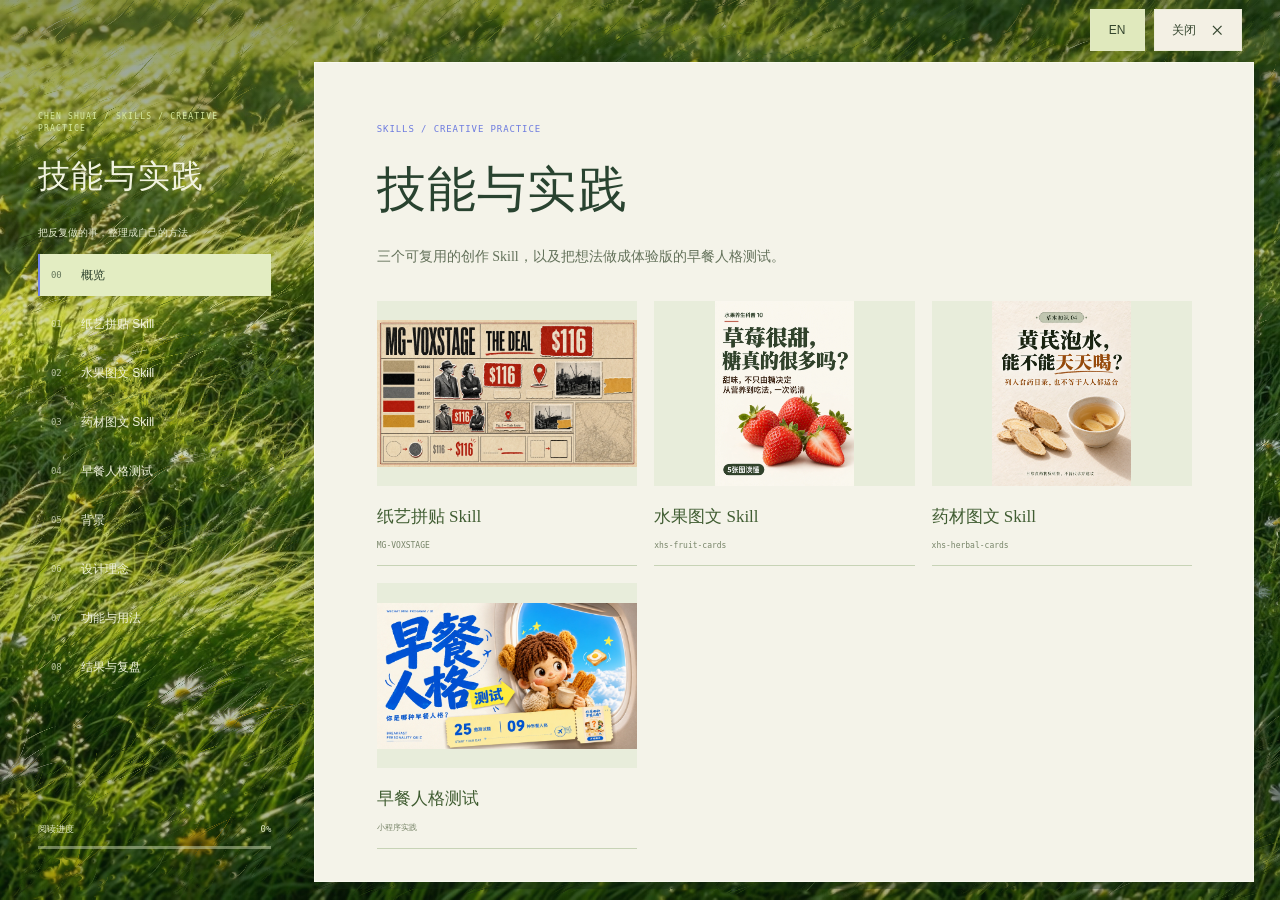
<file: skills.html>
<!doctype html><html lang="zh-CN"><head><meta charset="UTF-8"><meta name="viewport" content="width=device-width, initial-scale=1"><meta name="theme-color" content="#426b2b"><title>Skill · 陈帅</title><link rel="stylesheet" href="styles.css?v=2aa58ea87e"><link rel="stylesheet" href="creative-desk.css?v=431595ffb7"><link rel="stylesheet" href="journey.css?v=3fcb56ff18"><link rel="stylesheet" href="flat-collage.css?v=4e56aa3836"><script src="main.js?v=062953711e" defer></script><link rel="stylesheet" href="unified-site.css?v=a917a457eb"><script src="site-navigation.js?v=04e156d0d8" type="module"></script><script>if(new URLSearchParams(location.search).has("panel"))document.documentElement.classList.add("is-embedded");</script><link rel="stylesheet" href="meadow-theme.css?v=fd2be16c09"><script type="module" src="meadow-background.js?v=6663ca45bc"></script><link rel="stylesheet" href="miniapp-gallery.css?v=91670db845"><script type="module" src="miniapp-gallery.js?v=561bbdd572"></script><link rel="stylesheet" href="project-case.css?v=ce9accdb44"><script type="module" src="project-case.js?v=de3215ef6b"></script><link rel="stylesheet" href="creator-cases.css?v=b47a856e37">
</head><body data-case-page="skills" class="page-skills"><div class="site-background" aria-hidden="true"></div><div class="site-shell"><header class="site-header">
      <a class="brand" href="index.html" aria-label="陈帅的首页"><span class="brand-mark"><span data-i18n="brandName">陈帅</span><span class="brand-dot">.</span></span><span class="brand-english">CHEN SHUAI<br>PERSONAL SPACE</span></a>
      <nav aria-label="主导航"><a href="index.html"><span data-i18n="navHome">首页</span></a><a href="index.html#works"><span data-i18n="navWork">作品</span></a><a href="reading.html"><span data-i18n="navReading">年度书单</span> <span aria-hidden="true">↗</span></a><a href="experience.html"><span data-i18n="navExperience">工作经历</span></a><a href="contact.html"><span data-i18n="navContact">联系方式</span></a></nav>
      <div class="header-controls"><button class="language-toggle" type="button" data-language-toggle aria-label="Switch to English"><span aria-hidden="true">◎</span><span data-language-label>EN</span></button></div>
    </header><main class="project-case-main"><div class="case-toolbar"><button type="button" data-language-toggle aria-label="Switch to English"><span data-language-label>EN</span></button><a class="case-close" href="index.html#works" data-page-exit><span data-unified-zh="关闭" data-unified-en="Close">关闭</span><b aria-hidden="true">×</b></a></div><div class="project-case-frame"><aside class="case-index"><span class="case-index-kicker">CHEN SHUAI / SKILLS / CREATIVE PRACTICE</span><h2 data-unified-zh="技能与实践" data-unified-en="Skills & practice">技能与实践</h2><p data-unified-zh="把反复做的事，整理成自己的方法。" data-unified-en="Reusable methods, built through making.">把反复做的事，整理成自己的方法。</p><nav aria-label="作品目录"><button class="case-index-button" type="button" data-case-target="skills-overview" aria-current="location"><small>00</small><span data-unified-zh="概览" data-unified-en="Overview">概览</span></button><button class="case-index-button" type="button" data-case-target="skill-paper" ><small>01</small><span data-unified-zh="纸艺拼贴 Skill" data-unified-en="Paper collage Skill">纸艺拼贴 Skill</span></button><button class="case-index-button" type="button" data-case-target="skill-fruit" ><small>02</small><span data-unified-zh="水果图文 Skill" data-unified-en="Fruit editorial Skill">水果图文 Skill</span></button><button class="case-index-button" type="button" data-case-target="skill-herbal" ><small>03</small><span data-unified-zh="药材图文 Skill" data-unified-en="Herbal editorial Skill">药材图文 Skill</span></button><button class="case-index-button" type="button" data-case-target="case-overview" ><small>04</small><span data-unified-zh="早餐人格测试" data-unified-en="Breakfast Personality Quiz">早餐人格测试</span></button><button class="case-index-button" type="button" data-case-target="case-background" ><small>05</small><span data-unified-zh="背景" data-unified-en="Background">背景</span></button><button class="case-index-button" type="button" data-case-target="case-concept" ><small>06</small><span data-unified-zh="设计理念" data-unified-en="Design concept">设计理念</span></button><button class="case-index-button" type="button" data-case-target="case-features" ><small>07</small><span data-unified-zh="功能与用法" data-unified-en="Features & use">功能与用法</span></button><button class="case-index-button" type="button" data-case-target="case-outcome" ><small>08</small><span data-unified-zh="结果与复盘" data-unified-en="Outcome & reflection">结果与复盘</span></button></nav><div class="case-reading-progress"><div><span data-unified-zh="阅读进度" data-unified-en="Reading progress">阅读进度</span><output>0%</output></div><progress max="100" value="0" aria-label="阅读进度"></progress></div></aside><article class="case-paper creator-case-paper" tabindex="0" aria-label="作品介绍"><section class="case-chapter case-overview" id="skills-overview"><p class="case-eyebrow">SKILLS / CREATIVE PRACTICE</p><h1 data-unified-zh="技能与实践" data-unified-en="Skills & practice">技能与实践</h1><p class="case-lead" data-unified-zh="三个可复用的创作 Skill，以及把想法做成体验版的早餐人格测试。" data-unified-en="Three reusable creative Skills and a breakfast personality quiz built from an idea into a trial version.">三个可复用的创作 Skill，以及把想法做成体验版的早餐人格测试。</p><div class="creator-overview-grid"><a href="#skill-paper"><img src="assets/skills/paper-reference.webp" alt="纸艺拼贴 Skill"><strong data-unified-zh="纸艺拼贴 Skill" data-unified-en="Paper collage Skill">纸艺拼贴 Skill</strong><small>MG-VOXSTAGE</small></a><a href="#skill-fruit"><img src="assets/skills/fruit-cover.webp" alt="水果图文 Skill"><strong data-unified-zh="水果图文 Skill" data-unified-en="Fruit editorial Skill">水果图文 Skill</strong><small>xhs-fruit-cards</small></a><a href="#skill-herbal"><img src="assets/skills/herbal-cover.webp" alt="药材图文 Skill"><strong data-unified-zh="药材图文 Skill" data-unified-en="Herbal editorial Skill">药材图文 Skill</strong><small>xhs-herbal-cards</small></a><a href="#case-overview"><img src="assets/miniprogram/breakfast-cover.webp" alt="早餐人格测试"><strong data-unified-zh="早餐人格测试" data-unified-en="Breakfast Personality Quiz">早餐人格测试</strong><small data-unified-zh="小程序实践" data-unified-en="Mini-program practice">小程序实践</small></a></div></section><section class="case-chapter" id="skill-paper"><span class="case-chapter-number">01 / MG-VOXSTAGE</span><h2 data-unified-zh="纸艺拼贴 Skill" data-unified-en="Paper collage Skill">纸艺拼贴 Skill</h2><p class="case-lead" data-unified-zh="把口播稿拆成分镜，延续统一的纸艺拼贴语言，整理图片、视频提示词、封面和发布文案。" data-unified-en="Turn narration into a storyboard, cohesive paper-collage images, motion prompts, covers and publishing copy.">把口播稿拆成分镜，延续统一的纸艺拼贴语言，整理图片、视频提示词、封面和发布文案。</p><a class="creator-repo-link" href="https://github.com/chenshuai527/mg-voxstage-skill" target="_blank" rel="noopener noreferrer" data-unified-zh="查看 GitHub 仓库 ↗" data-unified-en="View GitHub repository ↗">查看 GitHub 仓库 ↗</a><figure class="creator-figure"><button type="button" data-miniapp-view data-view-zh="仓库中的视觉语言参考" data-view-en="Visual-language reference from the repository" aria-label="查看仓库中的视觉语言参考"><img src="assets/skills/paper-reference.webp" alt="仓库中的视觉语言参考" loading="lazy"></button><figcaption data-unified-zh="仓库中的视觉语言参考" data-unified-en="Visual-language reference from the repository">仓库中的视觉语言参考</figcaption></figure><p class="case-body" data-unified-zh="把中文口播的制作步骤整理成一条可复用流程：先拆分镜与提示词，再逐张生成、查看和验收画面，最后根据已完成的图片编写运动提示词。" data-unified-en="A reusable workflow for Chinese narration: develop the storyboard and prompts, generate and review images one at a time, then write motion prompts from the approved images.">把中文口播的制作步骤整理成一条可复用流程：先拆分镜与提示词，再逐张生成、查看和验收画面，最后根据已完成的图片编写运动提示词。</p><h3 class="case-subhead" data-unified-zh="怎么组织流程" data-unified-en="Workflow">怎么组织流程</h3><p class="case-body" data-unified-zh="分镜与构图 → 首图确认 → 逐张生图验收 → 视频提示词 → 两版封面与发文" data-unified-en="Storyboard → First-image approval → Image-by-image review → Motion prompts → Two cover formats and copy">分镜与构图 → 首图确认 → 逐张生图验收 → 视频提示词 → 两版封面与发文</p><h3 class="case-subhead" data-unified-zh="最终交付什么" data-unified-en="Deliverables">最终交付什么</h3><p class="case-body" data-unified-zh="分镜、生图提示词、静态图片、图生视频提示词、独立的 3:4 与 4:3 封面，以及标题、正文和话题。" data-unified-en="Storyboard, image prompts, still images, motion prompts, separately composed 3:4 and 4:3 covers, titles, captions and hashtags.">分镜、生图提示词、静态图片、图生视频提示词、独立的 3:4 与 4:3 封面，以及标题、正文和话题。</p><p class="case-body" data-unified-zh="使用实体厚纸片、半调人物、前后景与投影建立视觉层次。Skill 默认交付图片与提示词，成片视频由后续流程制作。" data-unified-en="Physical paper layers, halftone cutouts, depth and shadows shape the visual language. The Skill delivers images and prompts; finished video belongs to a later workflow.">使用实体厚纸片、半调人物、前后景与投影建立视觉层次。Skill 默认交付图片与提示词，成片视频由后续流程制作。</p></section><section class="case-chapter" id="skill-fruit"><span class="case-chapter-number">02 / xhs-fruit-cards</span><h2 data-unified-zh="水果图文 Skill" data-unified-en="Fruit editorial Skill">水果图文 Skill</h2><p class="case-lead" data-unified-zh="把水果选题整理成有来源、视觉统一的五页科普图文，从审核、文案到图片和发布包。" data-unified-en="A five-page fruit editorial workflow, from sourced research and review to copy, visuals and a publishing package.">把水果选题整理成有来源、视觉统一的五页科普图文，从审核、文案到图片和发布包。</p><a class="creator-repo-link" href="https://github.com/chenshuai527/xhs-fruit-cards" target="_blank" rel="noopener noreferrer" data-unified-zh="查看 GitHub 仓库 ↗" data-unified-en="View GitHub repository ↗">查看 GitHub 仓库 ↗</a><figure class="creator-figure"><button type="button" data-miniapp-view data-view-zh="仓库成品示例 · 草莓封面" data-view-en="Repository example · Strawberry cover" aria-label="查看仓库成品示例 · 草莓封面"><img src="assets/skills/fruit-cover.webp" alt="仓库成品示例 · 草莓封面" loading="lazy"></button><figcaption data-unified-zh="仓库成品示例 · 草莓封面" data-unified-en="Repository example · Strawberry cover">仓库成品示例 · 草莓封面</figcaption></figure><p class="case-body" data-unified-zh="先核验资料与选题可行性，再确定五页内容。视觉延续奶白底、墨绿标题和真实水果摄影，让营养档案、常见误区、吃法与挑洗保存保持清楚的阅读层次。" data-unified-en="Validate sources and the topic before outlining five pages. Cream backgrounds, dark-green headings and real fruit photography give nutrition, common misconceptions, everyday use and storage a consistent reading hierarchy.">先核验资料与选题可行性，再确定五页内容。视觉延续奶白底、墨绿标题和真实水果摄影，让营养档案、常见误区、吃法与挑洗保存保持清楚的阅读层次。</p><h3 class="case-subhead" data-unified-zh="怎么组织流程" data-unified-en="Workflow">怎么组织流程</h3><p class="case-body" data-unified-zh="资料核验与选题审核 → 五页文案 → 视觉提示词 → 封面与内页逐张验收 → 发布包" data-unified-en="Source review → Five-page copy → Visual prompts → Cover and page review → Publishing package">资料核验与选题审核 → 五页文案 → 视觉提示词 → 封面与内页逐张验收 → 发布包</p><h3 class="case-subhead" data-unified-zh="最终交付什么" data-unified-en="Deliverables">最终交付什么</h3><p class="case-body" data-unified-zh="默认五张 3:4 静态图，以及逐页文案、资料来源、提示词、发布文案和验收记录。" data-unified-en="Five 3:4 still images by default, plus page copy, sources, prompts, publishing copy and review notes.">默认五张 3:4 静态图，以及逐页文案、资料来源、提示词、发布文案和验收记录。</p><p class="case-body" data-unified-zh="将内容核验、视觉一致性和逐张验收放进同一流程，也支持仅写内容、提示词或对某一页定点修改。" data-unified-en="Source validation, visual consistency and image review share one workflow. It also supports copy-only work, prompt writing and targeted edits to a single page.">将内容核验、视觉一致性和逐张验收放进同一流程，也支持仅写内容、提示词或对某一页定点修改。</p><figure class="creator-figure"><button type="button" data-miniapp-view data-view-zh="内页示例 · 双列营养档案" data-view-en="Page example · Nutrition comparison" aria-label="查看内页示例 · 双列营养档案"><img src="assets/skills/fruit-nutrition.webp" alt="内页示例 · 双列营养档案" loading="lazy"></button><figcaption data-unified-zh="内页示例 · 双列营养档案" data-unified-en="Page example · Nutrition comparison">内页示例 · 双列营养档案</figcaption></figure></section><section class="case-chapter" id="skill-herbal"><span class="case-chapter-number">03 / xhs-herbal-cards</span><h2 data-unified-zh="药材图文 Skill" data-unified-en="Herbal editorial Skill">药材图文 Skill</h2><p class="case-lead" data-unified-zh="围绕药材、食药物质与日常食材，整理有资料依据、表达边界和统一视觉的七页图文。" data-unified-en="A seven-page editorial workflow for herbal and everyday ingredients, with sourced research, clear evidence boundaries and a consistent visual system.">围绕药材、食药物质与日常食材，整理有资料依据、表达边界和统一视觉的七页图文。</p><a class="creator-repo-link" href="https://github.com/chenshuai527/xhs-herbal-cards" target="_blank" rel="noopener noreferrer" data-unified-zh="查看 GitHub 仓库 ↗" data-unified-en="View GitHub repository ↗">查看 GitHub 仓库 ↗</a><figure class="creator-figure"><button type="button" data-miniapp-view data-view-zh="仓库成品示例 · 黄芪封面" data-view-en="Repository example · Astragalus cover" aria-label="查看仓库成品示例 · 黄芪封面"><img src="assets/skills/herbal-cover.webp" alt="仓库成品示例 · 黄芪封面" loading="lazy"></button><figcaption data-unified-zh="仓库成品示例 · 黄芪封面" data-unified-en="Repository example · Astragalus cover">仓库成品示例 · 黄芪封面</figcaption></figure><p class="case-body" data-unified-zh="支持“草木初识”的单主题和“草木搭配”的双食材主题。先审核内容方向，再分清传统经验、研究证据、适用范围与风险信息，最后进入图文制作。" data-unified-en="Supports single-ingredient introductions and paired-ingredient topics. Review the brief, distinguish traditional use from research evidence, define scope and risk information, then produce the illustrated pages.">支持“草木初识”的单主题和“草木搭配”的双食材主题。先审核内容方向，再分清传统经验、研究证据、适用范围与风险信息，最后进入图文制作。</p><h3 class="case-subhead" data-unified-zh="怎么组织流程" data-unified-en="Workflow">怎么组织流程</h3><p class="case-body" data-unified-zh="选题与资料 → 可行性审核 → 七页内容 → 逐页提示词 → 生图验收与交付" data-unified-en="Topic and sources → Feasibility review → Seven-page copy → Page prompts → Image review and delivery">选题与资料 → 可行性审核 → 七页内容 → 逐页提示词 → 生图验收与交付</p><h3 class="case-subhead" data-unified-zh="最终交付什么" data-unified-en="Deliverables">最终交付什么</h3><p class="case-body" data-unified-zh="默认七张 3:4 静态图，配套审核单、资料来源、逐页文案、提示词、发布文案和验收记录。" data-unified-en="Seven 3:4 still images by default, with a review sheet, sources, page copy, prompts, publishing copy and review notes.">默认七张 3:4 静态图，配套审核单、资料来源、逐页文案、提示词、发布文案和验收记录。</p><p class="case-body" data-unified-zh="暖白、墨绿与浅绿知识卡保持系列感；技术规格检查和实际目视检查分别进行。" data-unified-en="Warm white, dark green and pale-green information blocks keep the series coherent. Technical file checks and visual review remain separate steps.">暖白、墨绿与浅绿知识卡保持系列感；技术规格检查和实际目视检查分别进行。</p><figure class="creator-figure"><button type="button" data-miniapp-view data-view-zh="内页示例 · 传统与证据" data-view-en="Page example · Traditional use and evidence" aria-label="查看内页示例 · 传统与证据"><img src="assets/skills/herbal-evidence.webp" alt="内页示例 · 传统与证据" loading="lazy"></button><figcaption data-unified-zh="内页示例 · 传统与证据" data-unified-en="Page example · Traditional use and evidence">内页示例 · 传统与证据</figcaption></figure></section>
<section class="case-chapter case-overview" id="case-overview"><p class="case-eyebrow">WECHAT MINI PROGRAM / 01</p><h1 data-unified-zh="早餐人格测试" data-unified-en="Breakfast Personality Quiz">早餐人格测试</h1><p class="case-lead" data-unified-zh="把日常早餐习惯，做成一份容易参与、也愿意分享的人格小测试。" data-unified-en="A light personality quiz that turns everyday breakfast habits into something easy to try and share.">把日常早餐习惯，做成一份容易参与、也愿意分享的人格小测试。</p><div class="case-meta"><span data-unified-zh="25 道题 · 9 种早餐人格" data-unified-en="25 questions · 9 breakfast personalities">25 道题 · 9 种早餐人格</span><span data-unified-zh="毛毡 / 针织 / 手作质感" data-unified-en="Felt / Knit / Handmade textures">毛毡 / 针织 / 手作质感</span><span data-unified-zh="微信体验版 · 1.0.6" data-unified-en="WeChat trial build · 1.0.6">微信体验版 · 1.0.6</span></div><div class="case-overview-media"><div class="miniapp-screens"><figure><button type="button" data-miniapp-view aria-label="查看首页大图"><img src="assets/miniprogram/breakfast-home.webp" alt="早餐人格测试首页" ></button><figcaption><small>01</small><span data-unified-zh="首页" data-unified-en="Home">首页</span></figcaption></figure><figure><button type="button" data-miniapp-view aria-label="查看答题页大图"><img src="assets/miniprogram/breakfast-quiz.webp" alt="早餐人格测试答题页" loading="lazy"></button><figcaption><small>02</small><span data-unified-zh="答题页" data-unified-en="Quiz">答题页</span></figcaption></figure><figure><button type="button" data-miniapp-view aria-label="查看结果页大图"><img src="assets/miniprogram/breakfast-result.webp" alt="早餐人格测试结果页" loading="lazy"></button><figcaption><small>03</small><span data-unified-zh="结果页" data-unified-en="Result">结果页</span></figcaption></figure></div></div><p class="case-screen-note" data-unified-zh="首页 · 答题页 · 结果页 / 点击图片查看完整界面" data-unified-en="Home · Quiz · Result / Click an image to view the full screen">首页 · 答题页 · 结果页 / 点击图片查看完整界面</p></section>
<section class="case-chapter" id="case-background"><span class="case-chapter-number">01 / BACKGROUND</span><h2 data-unified-zh="从一个早餐想法开始" data-unified-en="It started with breakfast">从一个早餐想法开始</h2>
<p class="case-body" data-unified-zh="最初的想法很简单：用早餐习惯测一测人格。我想让测试有一点日常感，让结果有一个能被记住的名字、一张有性格的人物形象，也方便分享给朋友。" data-unified-en="The starting point was simple: explore personality through breakfast habits. I wanted an everyday entry point, a memorable result name, a distinct character and something people could share with friends.">最初的想法很简单：用早餐习惯测一测人格。我想让测试有一点日常感，让结果有一个能被记住的名字、一张有性格的人物形象，也方便分享给朋友。</p>
<p class="case-body" data-unified-zh="我先梳理了 25 道题、计分规则和 9 种人格，再逐步补齐一句话点评、基础分析、完整报告与分享海报。页面和人物的制作围绕这条完整的体验展开。" data-unified-en="I first worked through 25 questions, the scoring rules and nine personalities, then developed the short verdicts, basic analysis, full reports and share posters. The screens and characters were built around that complete experience.">我先梳理了 25 道题、计分规则和 9 种人格，再逐步补齐一句话点评、基础分析、完整报告与分享海报。页面和人物的制作围绕这条完整的体验展开。</p>
</section>
<section class="case-chapter" id="case-concept"><span class="case-chapter-number">02 / DESIGN CONCEPT</span><h2 data-unified-zh="让早餐也有自己的性格" data-unified-en="Giving each breakfast its own personality">让早餐也有自己的性格</h2>
<h3 class="case-subhead" data-unified-zh="先把亲切感做出来" data-unified-en="Start with warmth">先把亲切感做出来</h3><p class="case-body" data-unified-zh="配色从少女粉、橙色等方向试起，最后收拢到暖奶油色、可可棕与橙色，再用少量蓝绿色提亮。毛毡、针织和手作玩偶的质感贯穿人物与页面，让测试像一份有温度的小礼物。" data-unified-en="After exploring pink and orange directions, the palette settled on warm cream, cocoa brown and orange, with small blue-green accents. Felt, knitted textures and handmade toy characters give the quiz a welcoming, tactile feel.">配色从少女粉、橙色等方向试起，最后收拢到暖奶油色、可可棕与橙色，再用少量蓝绿色提亮。毛毡、针织和手作玩偶的质感贯穿人物与页面，让测试像一份有温度的小礼物。</p>
<h3 class="case-subhead" data-unified-zh="九种结果，要有九种辨识度" data-unified-en="Nine results, nine distinct characters">九种结果，要有九种辨识度</h3><p class="case-body" data-unified-zh="早期人物的脸型、体型和动作过于相似。我重新为每种人格安排脸型、身体比例、站姿、道具和气质，先确认主形象，再整理三视图，让角色差异真正体现在画面里。" data-unified-en="The early characters looked too similar in face, build and pose. I revisited their proportions, stances, props and temperament, approving each main character before developing its turnaround views.">早期人物的脸型、体型和动作过于相似。我重新为每种人格安排脸型、身体比例、站姿、道具和气质，先确认主形象，再整理三视图，让角色差异真正体现在画面里。</p>
<h3 class="case-subhead" data-unified-zh="先看懂一句，再慢慢读下去" data-unified-en="A short verdict before a deeper read">先看懂一句，再慢慢读下去</h3><p class="case-body" data-unified-zh="结果先用一句话说出性格特点，再分层展开基础分析与完整报告。人物负责建立印象，文字负责把结果解释清楚。" data-unified-en="Each result begins with a concise personality verdict, followed by basic analysis and a fuller report. The character creates a first impression; the writing explains the result.">结果先用一句话说出性格特点，再分层展开基础分析与完整报告。人物负责建立印象，文字负责把结果解释清楚。</p>
</section>
<section class="case-chapter" id="case-features"><span class="case-chapter-number">03 / FEATURES & USE</span><h2 data-unified-zh="从答题到分享，接好每一步" data-unified-en="Connecting the quiz, result and sharing">从答题到分享，接好每一步</h2><ol class="case-feature-flow"><li><small>01</small><h3 data-unified-zh="开始与续答" data-unified-en="Start or resume">开始与续答</h3><p data-unified-zh="从首页开始测试；中途退出后，可以继续上次进度。" data-unified-en="Start from the home screen and resume a saved quiz after leaving.">从首页开始测试；中途退出后，可以继续上次进度。</p></li><li><small>02</small><h3 data-unified-zh="完成 25 道题" data-unified-en="Answer 25 questions">完成 25 道题</h3><p data-unified-zh="真实计分，支持返回修改，并处理快速连点。" data-unified-en="Real scoring, editable previous answers and protection against rapid repeated taps.">真实计分，支持返回修改，并处理快速连点。</p></li><li><small>03</small><h3 data-unified-zh="查看并分享结果" data-unified-en="Read and share the result">查看并分享结果</h3><p data-unified-zh="查看主副人格、完整报告，生成并保存分享海报。" data-unified-en="Read primary and secondary traits and the full report, then generate and save a share poster.">查看主副人格、完整报告，生成并保存分享海报。</p></li></ol>
<p class="case-body" data-unified-zh="结果支持并列主人格与副人格，本地历史可以回看已完成的测试。完整报告最终调整为免费开放；好友分享入口、图片加载失败、数据读取异常和相册权限等状态也纳入了流程。" data-unified-en="Results handle tied primary types and secondary traits, with completed quizzes saved in local history. Full reports were made free. The flow also includes friend-share entry, image-loading failures, data errors and album permissions.">结果支持并列主人格与副人格，本地历史可以回看已完成的测试。完整报告最终调整为免费开放；好友分享入口、图片加载失败、数据读取异常和相册权限等状态也纳入了流程。</p>
<p class="case-body" data-unified-zh="网页原型用于确认视觉与交互，正式版本使用 WXML、WXSS 和 JavaScript 重新实现。普通文字与点击操作逐步回到原生组件，图片主要承载人物、毛线标题和纹理。" data-unified-en="A web prototype helped establish the visual direction and interactions. The final mini program was rebuilt with WXML, WXSS and JavaScript, moving ordinary text and interactions into native components while keeping imagery for characters, knitted titles and texture.">网页原型用于确认视觉与交互，正式版本使用 WXML、WXSS 和 JavaScript 重新实现。普通文字与点击操作逐步回到原生组件，图片主要承载人物、毛线标题和纹理。</p>
</section>
<section class="case-chapter" id="case-outcome"><span class="case-chapter-number">04 / OUTCOME & REFLECTION</span><h2 data-unified-zh="从原型，到微信体验版" data-unified-en="From prototype to a WeChat trial build">从原型，到微信体验版</h2><div class="case-metrics"><div><strong>25</strong><span data-unified-zh="道测试题" data-unified-en="quiz questions">道测试题</span></div><div><strong>9</strong><span data-unified-zh="种早餐人格" data-unified-en="breakfast personalities">种早餐人格</span></div><div><strong>43</strong><span data-unified-zh="张主要界面与状态稿" data-unified-en="main screen and state designs">张主要界面与状态稿</span></div></div><span class="case-status" data-unified-zh="已交付微信体验版" data-unified-en="Delivered as a WeChat trial build">已交付微信体验版</span>
<p class="case-body" data-unified-zh="项目记录中的 1.0.6 版本已上传微信体验版，20 项自动测试和 9 个 WXML 模板检查通过。后续仍需要在 iPhone 与安卓真机上完整验收答题、报告、保存和分享，并确认隐私与客服配置。" data-unified-en="The project records show version 1.0.6 uploaded as a WeChat trial build, with 20 automated tests and nine WXML template checks passed. Full iPhone and Android checks for the quiz, reports, saving and sharing remain, together with privacy and support configuration.">项目记录中的 1.0.6 版本已上传微信体验版，20 项自动测试和 9 个 WXML 模板检查通过。后续仍需要在 iPhone 与安卓真机上完整验收答题、报告、保存和分享，并确认隐私与客服配置。</p>
<h3 class="case-subhead" data-unified-zh="最值得留下的三件事" data-unified-en="Three lessons to keep">最值得留下的三件事</h3>
<ul class="case-feature-list"><li data-unified-zh="先定产品规则。免费还是收费、主体与平台条件，会直接影响页面和功能范围。" data-unified-en="Set product rules early. Pricing and platform constraints change the screens and scope.">先定产品规则。免费还是收费、主体与平台条件，会直接影响页面和功能范围。</li><li data-unified-zh="先跑通三个原生页面。首页、第一道题和结果页，能尽早暴露布局、图片和组件问题。" data-unified-en="Validate three native screens first. The home, first question and result reveal layout, image and component issues early.">先跑通三个原生页面。首页、第一道题和结果页，能尽早暴露布局、图片和组件问题。</li><li data-unified-zh="素材与验收一起管理。建立素材清单和文件校验，尽早在真机上检查，减少旧稿回流和重复返工。" data-unified-en="Manage assets and validation together. Keep a manifest, verify files and test on devices early to avoid stale assets and repeated rework.">素材与验收一起管理。建立素材清单和文件校验，尽早在真机上检查，减少旧稿回流和重复返工。</li></ul>
</section>
</article></div><dialog class="miniapp-image-viewer"><button type="button"><span data-unified-zh="关闭大图" data-unified-en="Close image">关闭大图</span> ×</button><img alt=""></dialog></main><footer class="site-footer"><span data-i18n="footerCopyright">© 2026 陈帅 · 个人创作空间</span><span><span data-i18n="footerMotto">保持好奇，持续创作。</span> <span aria-hidden="true">↗</span></span></footer></div><a class="standalone-exit" href="index.html" data-page-exit><span data-unified-zh="退出，返回首页" data-unified-en="Exit, return home">退出，返回首页</span><b aria-hidden="true">×</b></a></body></html>
</file>
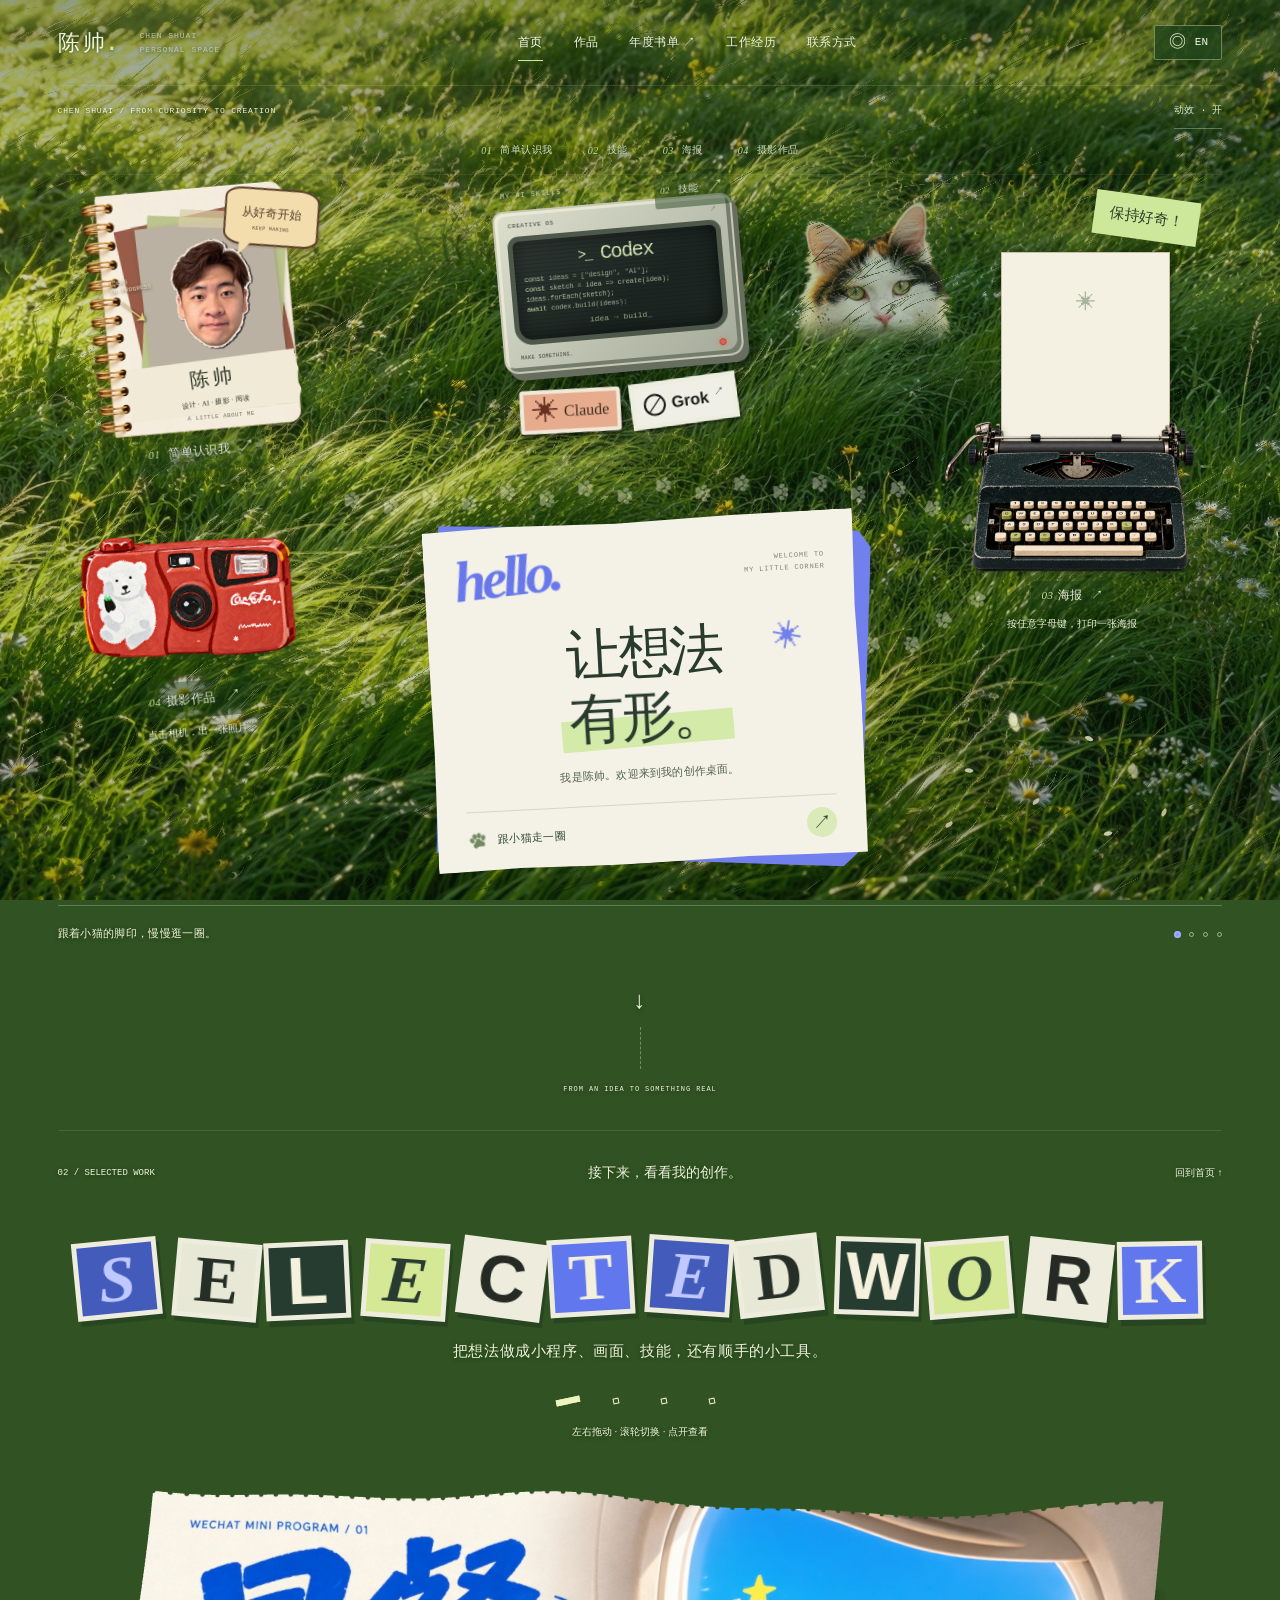
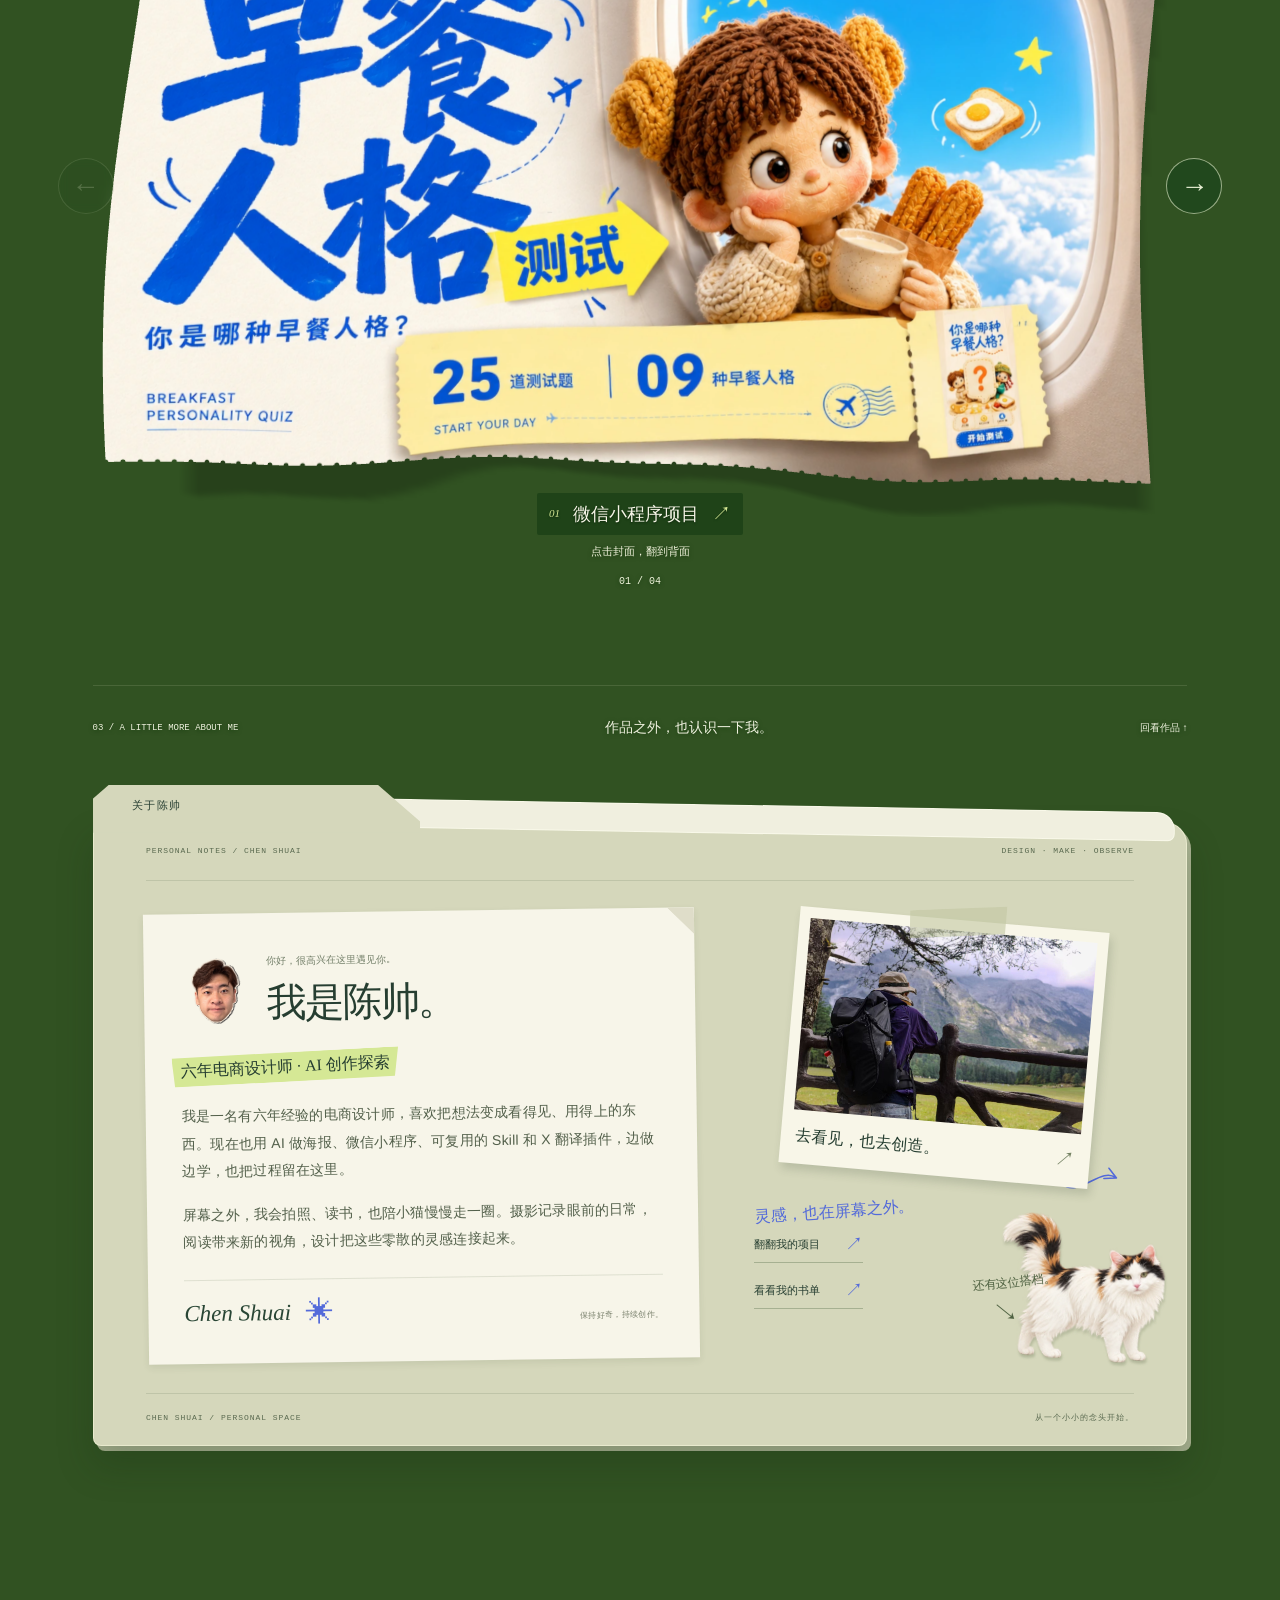
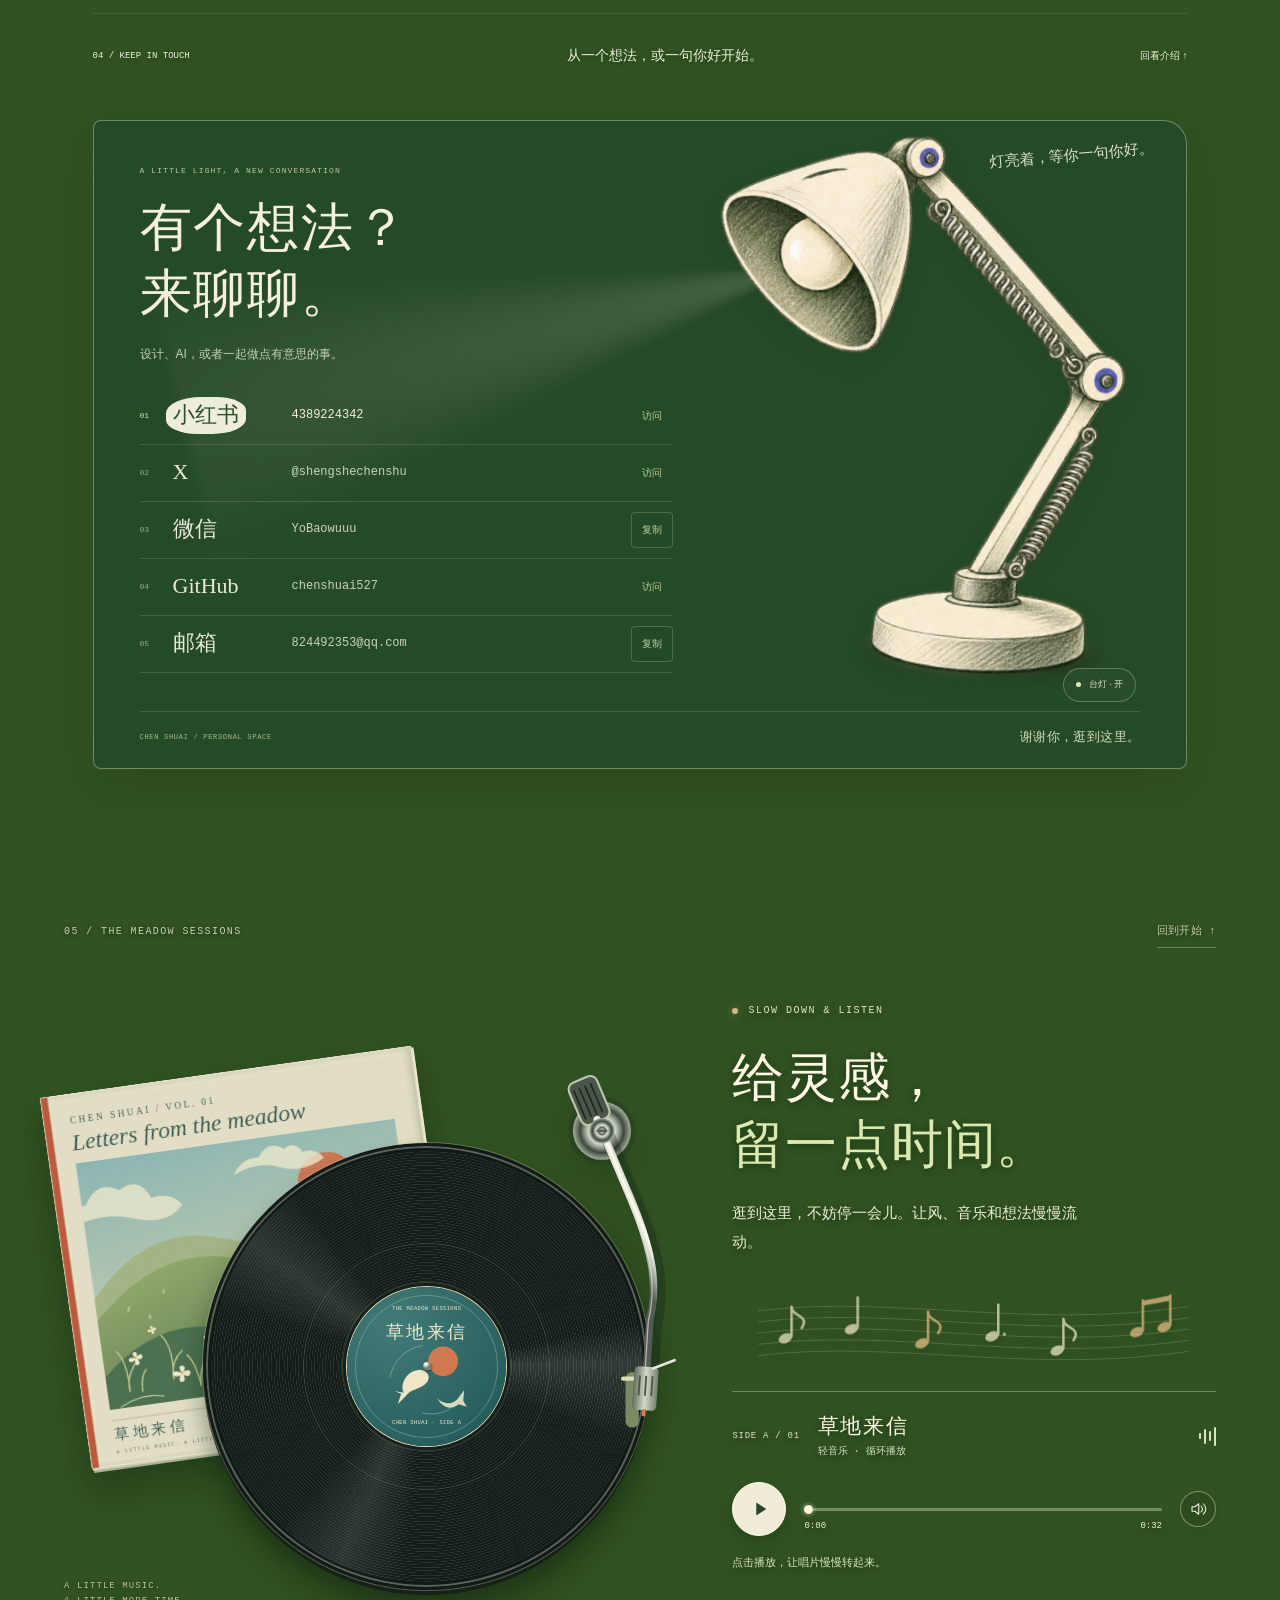
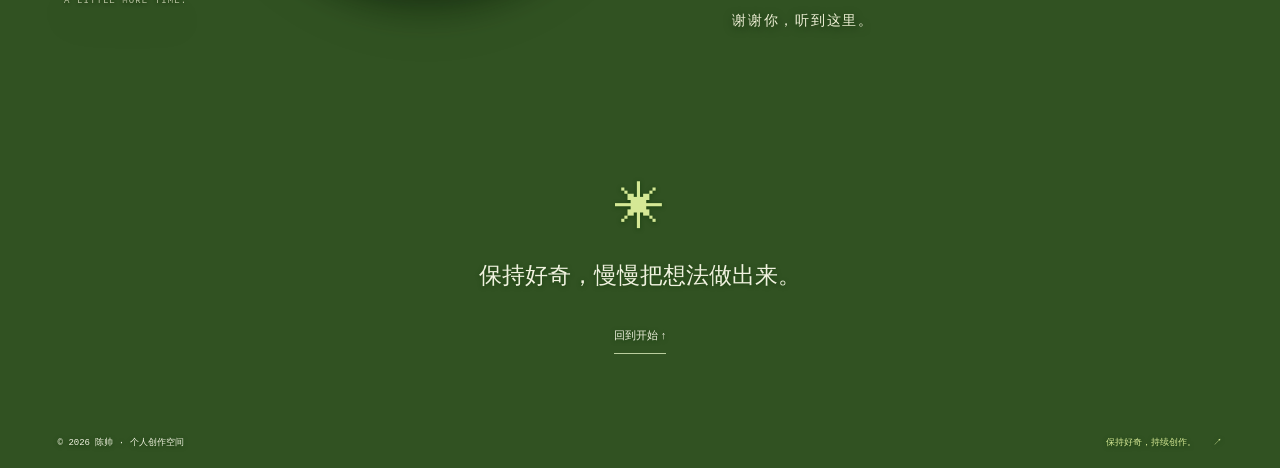
<file: works.html>
<!doctype html><html lang="zh-CN"><head><meta charset="utf-8"><meta name="viewport" content="width=device-width,initial-scale=1"><title>作品 · 陈帅</title><meta http-equiv="refresh" content="0;url=index.html#works"><script>location.replace('index.html'+location.search+'#works');</script></head><body><a href="index.html#works">进入首页作品区 →</a></body></html>
</file>
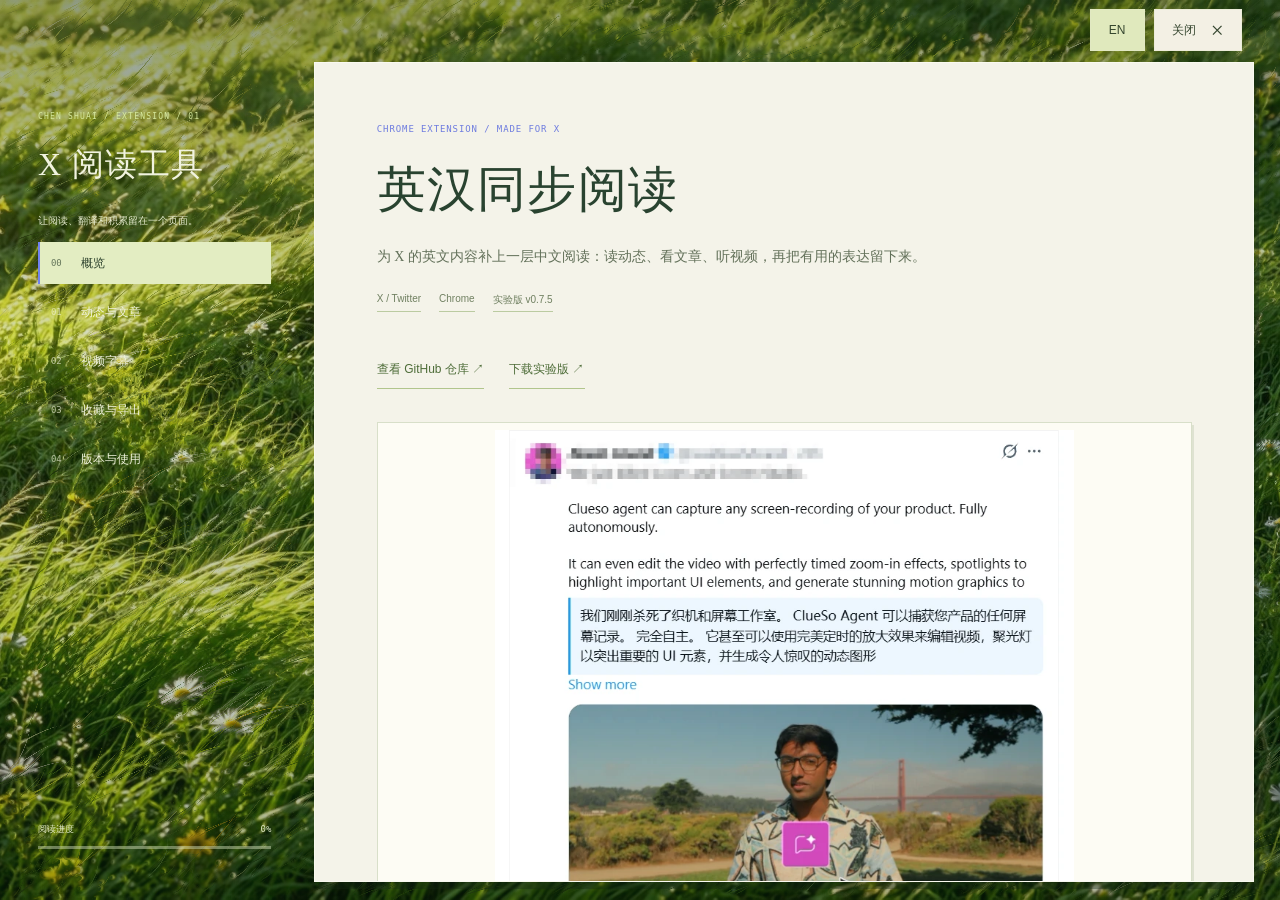
<file: xplugins.html>
<!doctype html><html lang="zh-CN"><head><meta charset="UTF-8"><meta name="viewport" content="width=device-width, initial-scale=1"><meta name="theme-color" content="#426b2b"><title>X 的插件制作 · 陈帅</title><link rel="stylesheet" href="styles.css?v=2aa58ea87e"><link rel="stylesheet" href="creative-desk.css?v=431595ffb7"><link rel="stylesheet" href="journey.css?v=3fcb56ff18"><link rel="stylesheet" href="flat-collage.css?v=4e56aa3836"><script src="main.js?v=062953711e" defer></script><link rel="stylesheet" href="unified-site.css?v=a917a457eb"><script src="site-navigation.js?v=04e156d0d8" type="module"></script><script>if(new URLSearchParams(location.search).has("panel"))document.documentElement.classList.add("is-embedded");</script><link rel="stylesheet" href="meadow-theme.css?v=fd2be16c09"><script type="module" src="meadow-background.js?v=6663ca45bc"></script><link rel="stylesheet" href="miniapp-gallery.css?v=91670db845"><script type="module" src="miniapp-gallery.js?v=561bbdd572"></script><link rel="stylesheet" href="project-case.css?v=ce9accdb44"><script type="module" src="project-case.js?v=de3215ef6b"></script><link rel="stylesheet" href="creator-cases.css?v=b47a856e37">
</head><body data-case-page="xplugins" class="page-xplugins"><div class="site-background" aria-hidden="true"></div><div class="site-shell"><header class="site-header">
      <a class="brand" href="index.html" aria-label="陈帅的首页"><span class="brand-mark"><span data-i18n="brandName">陈帅</span><span class="brand-dot">.</span></span><span class="brand-english">CHEN SHUAI<br>PERSONAL SPACE</span></a>
      <nav aria-label="主导航"><a href="index.html"><span data-i18n="navHome">首页</span></a><a href="index.html#works"><span data-i18n="navWork">作品</span></a><a href="reading.html"><span data-i18n="navReading">年度书单</span> <span aria-hidden="true">↗</span></a><a href="experience.html"><span data-i18n="navExperience">工作经历</span></a><a href="contact.html"><span data-i18n="navContact">联系方式</span></a></nav>
      <div class="header-controls"><button class="language-toggle" type="button" data-language-toggle aria-label="Switch to English"><span aria-hidden="true">◎</span><span data-language-label>EN</span></button></div>
    </header><main class="project-case-main"><div class="case-toolbar"><button type="button" data-language-toggle aria-label="Switch to English"><span data-language-label>EN</span></button><a class="case-close" href="index.html#works" data-page-exit><span data-unified-zh="关闭" data-unified-en="Close">关闭</span><b aria-hidden="true">×</b></a></div><div class="project-case-frame"><aside class="case-index"><span class="case-index-kicker">CHEN SHUAI / EXTENSION / 01</span><h2 data-unified-zh="X 阅读工具" data-unified-en="X reading tool">X 阅读工具</h2><p data-unified-zh="让阅读、翻译和积累留在一个页面。" data-unified-en="Read, translate and collect in one place.">让阅读、翻译和积累留在一个页面。</p><nav aria-label="作品目录"><button class="case-index-button" type="button" data-case-target="x-overview" aria-current="location"><small>00</small><span data-unified-zh="概览" data-unified-en="Overview">概览</span></button><button class="case-index-button" type="button" data-case-target="x-reading" ><small>01</small><span data-unified-zh="动态与文章" data-unified-en="Posts & articles">动态与文章</span></button><button class="case-index-button" type="button" data-case-target="x-video" ><small>02</small><span data-unified-zh="视频字幕" data-unified-en="Video captions">视频字幕</span></button><button class="case-index-button" type="button" data-case-target="x-saved" ><small>03</small><span data-unified-zh="收藏与导出" data-unified-en="Save & export">收藏与导出</span></button><button class="case-index-button" type="button" data-case-target="x-status" ><small>04</small><span data-unified-zh="版本与使用" data-unified-en="Build & setup">版本与使用</span></button></nav><div class="case-reading-progress"><div><span data-unified-zh="阅读进度" data-unified-en="Reading progress">阅读进度</span><output>0%</output></div><progress max="100" value="0" aria-label="阅读进度"></progress></div></aside><article class="case-paper creator-case-paper" tabindex="0" aria-label="作品介绍"><section class="case-chapter case-overview" id="x-overview"><p class="case-eyebrow">CHROME EXTENSION / MADE FOR X</p><h1 data-unified-zh="英汉同步阅读" data-unified-en="English–Chinese Reader">英汉同步阅读</h1><p class="case-lead" data-unified-zh="为 X 的英文内容补上一层中文阅读：读动态、看文章、听视频，再把有用的表达留下来。" data-unified-en="A Chinese reading layer for English content on X: posts, articles, video speech and useful phrases worth keeping.">为 X 的英文内容补上一层中文阅读：读动态、看文章、听视频，再把有用的表达留下来。</p><div class="case-meta"><span>X / Twitter</span><span>Chrome</span><span data-unified-zh="实验版 v0.7.5" data-unified-en="Experimental v0.7.5">实验版 v0.7.5</span></div><div class="creator-link-row"><a class="creator-repo-link" href="https://github.com/chenshuai527/x-bilingual-reader" target="_blank" rel="noopener noreferrer" data-unified-zh="查看 GitHub 仓库 ↗" data-unified-en="View GitHub repository ↗">查看 GitHub 仓库 ↗</a><a class="creator-repo-link" href="https://github.com/chenshuai527/x-bilingual-reader/releases" target="_blank" rel="noopener noreferrer" data-unified-zh="下载实验版 ↗" data-unified-en="Get the trial build ↗">下载实验版 ↗</a></div><figure class="creator-figure"><button type="button" data-miniapp-view data-view-zh="动态双语阅读" data-view-en="Bilingual posts" aria-label="查看动态双语阅读"><img src="assets/x-reader/translation.webp" alt="动态双语阅读" loading="lazy"></button><figcaption data-unified-zh="动态双语阅读" data-unified-en="Bilingual posts">动态双语阅读</figcaption></figure></section><section class="case-chapter" id="x-reading"><span class="case-chapter-number">01 / BILINGUAL READING</span><h2 data-unified-zh="把翻译放回阅读现场" data-unified-en="Translation, where the reading happens">把翻译放回阅读现场</h2><p class="case-body" data-unified-zh="英文动态下方显示中文译文，原文与翻译放在同一个阅读位置。X 文章详情中的标题、正文、小标题、引用和列表也纳入翻译范围。" data-unified-en="Chinese translations appear below English posts, keeping the source and translation together. Article titles, body text, subheadings, quotations and lists are also supported.">英文动态下方显示中文译文，原文与翻译放在同一个阅读位置。X 文章详情中的标题、正文、小标题、引用和列表也纳入翻译范围。</p><p class="case-body" data-unified-zh="DeepSeek 作为主要翻译模型，Chrome 本地翻译模型作为备用方案。目标是在浏览信息时减少来回切换，把阅读留在当前页面里。" data-unified-en="DeepSeek is the main translation model, with Chrome local translation as a fallback. The goal is less switching between tools while staying on the current page.">DeepSeek 作为主要翻译模型，Chrome 本地翻译模型作为备用方案。目标是在浏览信息时减少来回切换，把阅读留在当前页面里。</p></section><section class="case-chapter" id="x-video"><span class="case-chapter-number">02 / VIDEO CAPTIONS</span><h2 data-unified-zh="听视频，也能跟上中文" data-unified-en="Follow video speech in Chinese">听视频，也能跟上中文</h2><p class="case-body" data-unified-zh="用户主动点击后，扩展捕获当前 X 标签页的声音。Groq 先识别英文对白，再由 DeepSeek 补上中文译文，形成近实时的英汉双语字幕。" data-unified-en="After a user starts the feature, the extension captures audio from the current X tab. Groq transcribes the English speech and DeepSeek adds Chinese translations for near-real-time bilingual captions.">用户主动点击后，扩展捕获当前 X 标签页的声音。Groq 先识别英文对白，再由 DeepSeek 补上中文译文，形成近实时的英汉双语字幕。</p><figure class="creator-figure"><button type="button" data-miniapp-view data-view-zh="视频双语字幕" data-view-en="Bilingual video captions" aria-label="查看视频双语字幕"><img src="assets/x-reader/video-captions.webp" alt="视频双语字幕" loading="lazy"></button><figcaption data-unified-zh="视频双语字幕" data-unified-en="Bilingual video captions">视频双语字幕</figcaption></figure><p class="case-screen-note" data-unified-zh="截图来自仓库的视频字幕演示。" data-unified-en="Screenshot from the repository video-caption demo.">截图来自仓库的视频字幕演示。</p><p class="case-body" data-unified-zh="音频约每 4 秒处理一段，并限制并发、跳过积压片段，尽量让字幕靠近当前播放进度。它是分段更新的双语字幕。" data-unified-en="Audio is processed in roughly four-second segments. Concurrency limits and backlog skipping help captions stay close to playback; captions update in segments.">音频约每 4 秒处理一段，并限制并发、跳过积压片段，尽量让字幕靠近当前播放进度。它是分段更新的双语字幕。</p></section><section class="case-chapter" id="x-saved"><span class="case-chapter-number">03 / SAVE & EXPORT</span><h2 data-unified-zh="把有用的表达，带走" data-unified-en="Keep useful phrases">把有用的表达，带走</h2><p class="case-body" data-unified-zh="阅读时可以划词收藏英汉语句，之后将收藏内容导出为 Word（DOCX）文档，便于回看与整理。" data-unified-en="Select and save English–Chinese phrases while reading, then export the collection as a Word (DOCX) document for later review.">阅读时可以划词收藏英汉语句，之后将收藏内容导出为 Word（DOCX）文档，便于回看与整理。</p><div class="creator-image-pair"><figure class="creator-figure"><button type="button" data-miniapp-view data-view-zh="划词收藏" data-view-en="Saved phrases" aria-label="查看划词收藏"><img src="assets/x-reader/favorites.webp" alt="划词收藏" loading="lazy"></button><figcaption data-unified-zh="划词收藏" data-unified-en="Saved phrases">划词收藏</figcaption></figure><figure class="creator-figure"><button type="button" data-miniapp-view data-view-zh="Word 导出" data-view-en="Word export" aria-label="查看Word 导出"><img src="assets/x-reader/docx-export.webp" alt="Word 导出" loading="lazy"></button><figcaption data-unified-zh="Word 导出" data-unified-en="Word export">Word 导出</figcaption></figure></div><p class="case-screen-note" data-unified-zh="收藏与导出配图来自仓库早期版本演示。" data-unified-en="Saved-phrase and export screenshots show an earlier repository build.">收藏与导出配图来自仓库早期版本演示。</p></section><section class="case-chapter" id="x-status"><span class="case-chapter-number">04 / CURRENT BUILD</span><h2 data-unified-zh="持续打磨的阅读小工具" data-unified-en="A reading tool, still evolving">持续打磨的阅读小工具</h2><span class="case-status" data-unified-zh="v0.7.5 · 实验版" data-unified-en="v0.7.5 · Experimental">v0.7.5 · 实验版</span><p class="case-body" data-unified-zh="仓库当前标记为 v0.7.5 实验版，适配 X / Twitter，尚未上架 Chrome 应用商店。可从仓库下载发布包，在 Chrome 中加载体验。" data-unified-en="The repository marks v0.7.5 as experimental, targeting X and Twitter. It is not listed in the Chrome Web Store; the release package can be loaded in Chrome for testing.">仓库当前标记为 v0.7.5 实验版，适配 X / Twitter，尚未上架 Chrome 应用商店。可从仓库下载发布包，在 Chrome 中加载体验。</p><p class="case-body" data-unified-zh="使用者配置自己的 DeepSeek 与 Groq Key，保存在当前浏览器。翻译文本发送给 DeepSeek，开启视频翻译后的音频片段发送给 Groq；收藏保存在本地。" data-unified-en="Users provide their own DeepSeek and Groq keys, stored in the current browser. Translation text goes to DeepSeek; audio segments go to Groq when video translation is enabled. Saved phrases stay local.">使用者配置自己的 DeepSeek 与 Groq Key，保存在当前浏览器。翻译文本发送给 DeepSeek，开启视频翻译后的音频片段发送给 Groq；收藏保存在本地。</p><a class="creator-repo-link" href="https://github.com/chenshuai527/x-bilingual-reader" target="_blank" rel="noopener noreferrer" data-unified-zh="到仓库查看功能与使用说明 ↗" data-unified-en="Read the repository documentation ↗">到仓库查看功能与使用说明 ↗</a></section></article></div><dialog class="miniapp-image-viewer"><button type="button"><span data-unified-zh="关闭大图" data-unified-en="Close image">关闭大图</span> ×</button><img alt=""></dialog></main><footer class="site-footer"><span data-i18n="footerCopyright">© 2026 陈帅 · 个人创作空间</span><span><span data-i18n="footerMotto">保持好奇，持续创作。</span> <span aria-hidden="true">↗</span></span></footer></div><a class="standalone-exit" href="index.html" data-page-exit><span data-unified-zh="退出，返回首页" data-unified-en="Exit, return home">退出，返回首页</span><b aria-hidden="true">×</b></a></body></html>
</file>
<file: styles.css>
@charset "UTF-8";
:root{color-scheme:dark;--ink:#f0eddf;--muted:#b5b8a9;--line:#d4d9bb26;--lime:#d5e895;--paper:#e9e1cd;--dark:#101410;font-family:Inter,"PingFang SC","Microsoft YaHei",sans-serif;font-synthesis:none}
*{box-sizing:border-box}
html{background:var(--dark);scroll-behavior:smooth}
body{margin:0;color:var(--ink);min-width:320px;min-height:100svh;font-size:14px;-webkit-font-smoothing:antialiased}
a{color:inherit;text-decoration:none}
button{font:inherit}
a:focus-visible,button:focus-visible,summary:focus-visible{outline:2px solid var(--lime);outline-offset:7px}
h1,h2,h3,p,ul{margin:0}
.site-background{position:fixed;inset:0;z-index:-2;background:#111412}
.site-background:before{content:"";position:absolute;inset:0;background:url("assets/homepage-background.webp") left center/260% auto no-repeat;opacity:.055;pointer-events:none}
.site-background:after{content:"";position:absolute;inset:0;background:linear-gradient(90deg,transparent calc(33.333% - 1px),#e2e9da08 33.333%,transparent calc(33.333% + 1px),transparent calc(66.666% - 1px),#e2e9da08 66.666%,transparent calc(66.666% + 1px));pointer-events:none}
.site-shell{max-width:1600px;margin:auto;padding:0 clamp(22px,4.5vw,80px)}
.site-header{min-height:86px;display:flex;align-items:center;justify-content:space-between;gap:32px;border-bottom:1px solid var(--line)}
.brand{display:flex;align-items:center;gap:17px}
.brand-mark{font-size:22px;font-weight:650;line-height:1;letter-spacing:-.06em;white-space:nowrap}
.brand-dot{color:var(--lime)}
.brand-english{font:8px/1.65 ui-monospace,Consolas,monospace;letter-spacing:.12em;color:#c1c5b5}
nav{display:flex;gap:34px;align-items:center;font-size:12px;letter-spacing:.04em}
nav a{position:relative;padding:12px 0;color:#c3c8b8;white-space:nowrap;transition:color .2s}
nav a:hover,nav .active{color:var(--ink)}
nav .active:after{content:"";position:absolute;left:0;right:0;bottom:2px;height:1px;background:var(--lime)}
.header-note{font:10px/1.5 ui-monospace,Consolas,monospace;color:#c8cdbb;display:flex;gap:10px;align-items:center;white-space:nowrap}
.status-dot{width:6px;height:6px;border-radius:50%;background:var(--lime);box-shadow:0 0 12px #d5e89544}
.hero{position:relative;min-height:clamp(480px,calc(100svh - 225px),850px);padding-top:clamp(30px,4vh,55px);padding-bottom:30px;background-image:linear-gradient(90deg,transparent calc(50% - 1px),var(--line) 50%,transparent calc(50% + 1px));isolation:isolate}
.hero-copy{width:58%;position:relative;z-index:2}
.eyebrow{font:9px/1.6 ui-monospace,Consolas,monospace;letter-spacing:.15em;color:#b6beaa}
.little-cross{display:inline-block;color:var(--lime);font-size:15px;margin-right:9px;vertical-align:-1px}
.hello{font-size:clamp(17px,1.5vw,22px);margin-top:18px;letter-spacing:.14em;color:#d1d5c2}
.hero h1{font-size:clamp(108px,11vw,166px);line-height:1.1;letter-spacing:-.11em;font-weight:650;margin-top:0;margin-left:-10px;text-shadow:0 5px 30px #0004;white-space:nowrap}
.name-punctuation{color:var(--lime);font-weight:500;margin-left:-.04em}
.hero-subline{display:flex;gap:12px;flex-wrap:wrap;font-size:clamp(19px,1.9vw,28px);letter-spacing:-.025em;margin-top:7px;line-height:1.5}
.hero-subline>span:first-child{color:#bfc9aa}
.hero-intro{color:#bfc7b5;font-size:12px;line-height:1.8;margin-top:14px;letter-spacing:.08em}
.hero-actions{display:flex;align-items:center;gap:27px;flex-wrap:wrap;margin-top:18px}
.primary-link{display:inline-flex;align-items:center;justify-content:space-between;gap:33px;padding:13px 20px;background:var(--paper);color:#273020;font-size:12px;transition:background .2s,transform .2s}
.primary-link>span{font-size:20px;line-height:1}
.primary-link:hover{background:var(--lime);transform:translateY(-2px)}
.text-link{font-size:12px;color:#d7ddc9;padding:10px 0;border-bottom:1px solid #b7c39766}
.text-link>span{padding-left:11px}
.hero-coordinate{display:block;color:#a2ad94;font:8px/1.5 ui-monospace,Consolas,monospace;letter-spacing:.12em;margin-top:20px}
.hero-art-caption{position:absolute;top:7%;right:0;display:flex;align-items:center;gap:12px;font:8px/1.6 ui-monospace,Consolas,monospace;letter-spacing:.07em;color:#d2d8c3}
.caption-line{width:28px;height:1px;background:#c4cfaa88}
.paper-note{position:absolute;right:4%;bottom:11%;width:182px;background:var(--paper);color:#363e2a;padding:28px 21px 19px;transform:rotate(-7deg);box-shadow:3px 8px 18px #0005;z-index:3;background-image:repeating-linear-gradient(0deg,transparent,transparent 24px,#655e3f12 24px,#655e3f12 25px)}
.paper-tape{position:absolute;width:64px;height:23px;left:33%;top:-9px;background:#cfccb299;transform:rotate(5deg);clip-path:polygon(3% 0,100% 6%,96% 100%,0 94%)}
.note-index{font:7px/1.5 ui-monospace,Consolas,monospace;letter-spacing:.06em;color:#727960}
.paper-note p{font:26px/1.55 "KaiTi","STKaiti",serif;margin:12px 0 19px;letter-spacing:.03em}
.note-sign{font:italic 9px/1.5 Georgia,serif;color:#73795e}
.toolkit{display:flex;align-items:center;gap:42px;min-height:90px;border-top:1px solid var(--line);border-bottom:1px solid var(--line);background:linear-gradient(90deg,#111b1480,transparent);padding:15px 0}
.toolkit-label{min-width:168px}
.toolkit-label .eyebrow{font-size:8px}
.toolkit h2{font-size:13px;letter-spacing:.06em;font-weight:400;margin-top:6px}
.tool-list{list-style:none;display:flex;padding:0;gap:48px;flex-wrap:wrap}
.tool-list li{display:flex;align-items:center;gap:12px;font-size:23px;font-weight:450;letter-spacing:-.025em}
.tool-mark{display:inline-flex;align-items:center;justify-content:center;width:28px;height:29px;color:#e0e5d0}
.codex-mark{font:25px/1 ui-monospace,Consolas,monospace;letter-spacing:-.1em}
.claude-mark{color:#dba68d;font-size:34px}
.grok-mark{font:bold 34px/1 Georgia,serif;transform:rotate(14deg)}
.toolkit-end{margin-left:auto;max-width:170px;color:#9ba78d;text-align:right;font:8px/1.8 ui-monospace,Consolas,monospace;letter-spacing:.09em}
.site-footer{min-height:49px;display:flex;justify-content:space-between;align-items:center;gap:20px;color:#9da991;font:9px/1.6 ui-monospace,Consolas,monospace}
.site-footer>span:last-child>span{padding-left:12px;color:var(--lime)}
.reading-main{padding:40px 0 55px;max-width:1100px;margin:auto}
.back-link{font-size:12px;color:#c8d2b7;display:inline-block;padding:8px 0}
.reading-heading{display:flex;align-items:flex-end;justify-content:space-between;gap:30px;padding:38px 0 43px;border-bottom:1px solid var(--line)}
.reading-heading h1{font-size:clamp(40px,5vw,66px);line-height:1.25;letter-spacing:-.055em;font-weight:500;margin:15px 0}
.reading-heading h1>span{color:var(--lime)}
.reading-heading p{color:var(--muted);font-size:13px;line-height:1.8}
.reading-year{font:italic 84px/1 Georgia,serif;color:#c8d4af;opacity:.8}
.reading-books{display:grid;grid-template-columns:repeat(3,minmax(0,1fr));gap:35px;padding-top:35px}
.reading-book{min-width:0}
.book-visual{height:245px;display:flex;align-items:center;justify-content:center;background:#111a12a6;border:1px solid var(--line)}
.book-cover{width:141px;height:198px;background:#e8dfc4;color:#313e27;padding:18px;box-shadow:6px 5px 0 #bab49844,10px 12px 24px #0006;transform:rotate(-5deg);position:relative}
.book-cover:before{content:"";position:absolute;left:0;top:0;bottom:0;width:5px;background:#0002}
.book-cover small{font:7px/1.5 ui-monospace,Consolas,monospace;letter-spacing:.06em}
.book-cover strong{display:block;font-size:24px;line-height:1.5;font-weight:400;margin-top:22px}
.book-cover>span{position:absolute;bottom:17px;font-size:8px}
.book-green{background:#b6c698;transform:rotate(5deg)}
.book-blue{background:#364db8;color:#eee8d8;transform:rotate(-3deg)}
.reading-book h2{font-size:15px;font-weight:400;margin:19px 0 7px}
.reading-book>p{font-size:11px;color:var(--muted)}
.reading-book details{margin-top:18px;border-top:1px solid var(--line);padding-top:13px}
.reading-book summary{font-size:11px;color:var(--lime);cursor:pointer}
.reading-book details>p{font-size:12px;line-height:1.9;color:var(--muted);margin-top:12px}
.reading-note{color:#c3cfb2;font-size:11px;border-top:1px solid var(--line);padding-top:25px;margin-top:45px}
.page-reading .site-background:after{background:linear-gradient(#081009bb,#081009d9)}
@media(min-width:1700px){.site-background{background-size:100% auto}}
@media(max-width:1100px){.header-note{display:none}.hero-copy{width:64%}.hero-subline{font-size:24px}.toolkit{gap:30px}.tool-list{gap:31px}.toolkit-end{display:none}.hero-art-caption>span:last-child{display:none}.paper-note{right:1%;width:165px}.paper-note p{font-size:23px}}
@media(max-width:740px){.site-shell{padding:0 24px}.site-header{min-height:85px;gap:20px}.brand-english{display:none}nav{gap:24px}.hero{min-height:645px;padding-top:43px;background-image:none}.hero-copy{width:77%}.hero h1{font-size:128px}.hero-subline{font-size:22px;gap:4px}.hero-intro{font-size:12px}.hero-art-caption{top:29px;font-size:7px}.hero-art-caption .caption-line{display:none}.paper-note{right:0;bottom:7%;width:155px;padding:24px 17px 16px}.paper-note p{font-size:22px;margin:9px 0 14px}.hero-coordinate{margin-top:28px}.toolkit{align-items:flex-start;gap:24px;padding:24px 0;flex-wrap:wrap}.toolkit-label{min-width:130px}.tool-list{gap:28px}.tool-list li{font-size:20px;gap:8px}.reading-year{font-size:65px}.reading-books{gap:24px;grid-template-columns:repeat(2,minmax(0,1fr))}.book-visual{height:250px}}
@media(max-width:500px){.site-shell{padding:0 20px}.site-background{background-position:64% center}.site-background:after{background:linear-gradient(90deg,#071009a3,#07100933),linear-gradient(0deg,#071009cf,transparent 45%)}.site-header{min-height:82px;gap:15px;flex-wrap:wrap;padding:20px 0}.brand-mark{font-size:25px}nav{gap:20px;font-size:11px}.hero{min-height:690px;padding-top:38px;padding-bottom:190px}.hero-copy{width:100%}.eyebrow{font-size:7px;letter-spacing:.08em}.little-cross{margin-right:5px}.hello{font-size:17px;margin-top:32px}.hero h1{font-size:clamp(97px,26vw,126px);margin-left:-5px}.hero-subline{font-size:22px;gap:0;display:block;max-width:300px}.hero-subline>span{display:block}.hero-intro{margin-top:18px;font-size:12px}.hero-actions{gap:20px;margin-top:23px}.primary-link{font-size:11px;padding:11px 15px;gap:25px}.text-link{font-size:11px}.hero-coordinate{font-size:7px;margin-top:23px}.hero-art-caption{display:none}.paper-note{right:5px;bottom:25px;width:141px;padding:21px 16px 15px}.paper-note p{font-size:20px;line-height:1.4}.note-index{font-size:6px}.note-sign{font-size:8px}.toolkit{gap:22px;display:block;padding:21px 0 25px}.toolkit h2{font-size:12px;margin-top:4px}.tool-list{margin-top:21px;justify-content:space-between;gap:14px}.tool-list li{font-size:19px;gap:5px}.tool-mark{width:23px}.codex-mark{font-size:22px}.claude-mark{font-size:29px}.grok-mark{font-size:28px}.site-footer{font-size:7px;gap:12px;min-height:51px}.reading-main{padding:26px 0 45px}.reading-heading{display:block;padding:25px 0 28px}.reading-heading h1{font-size:46px}.reading-year{font-size:48px;margin-top:22px}.reading-books{grid-template-columns:1fr;gap:30px}.book-visual{height:256px}.reading-note{line-height:1.9}.page-reading .site-background:after{background:#071009c9}}
@media(prefers-reduced-motion:reduce){html{scroll-behavior:auto}.primary-link,nav a{transition:none}.primary-link:hover{transform:none}}
.header-controls{display:flex;align-items:center;justify-content:flex-end}
.language-toggle{display:inline-flex;align-items:center;justify-content:center;gap:9px;min-width:68px;padding:8px 12px;background:#1b2119;color:#e3e6d9;border:1px solid #424b38;border-radius:2px;font:11px/1.4 ui-monospace,Consolas,monospace;cursor:pointer}
.language-toggle>span:first-child{font-size:17px;line-height:1}
.language-toggle:hover{border-color:var(--lime);color:var(--lime)}
.landing-intro{display:grid;grid-template-columns:1fr 1.15fr 1fr;gap:26px;align-items:start;padding:24px 0 25px;border-bottom:1px solid var(--line);background-image:linear-gradient(to right,#e2e9da0c 1px,transparent 1px);background-size:33.333% 100%}
.landing-position{font-size:18px;font-weight:500;letter-spacing:-.035em}
.landing-position>span:last-child{display:block;font:8px/1.6 ui-monospace,Consolas,monospace;letter-spacing:.06em;color:#a4aaa3;margin-top:9px}
.landing-bio{font-size:12px;color:#aeb5a9;line-height:1.8}
.landing-tools{justify-self:end;min-width:0}
.landing-tools>span{font:9px/1.5 ui-monospace,Consolas,monospace;color:#a4aaa3;display:block;margin-bottom:10px}
.landing-tools ul{list-style:none;padding:0;display:flex;flex-wrap:wrap;gap:7px}
.landing-tools li{border:1px solid #41473d;background:#1a2018;padding:6px 8px;font-size:11px;white-space:nowrap}
.landing-tools li>span{color:#d5ed89;font:13px/1 ui-monospace,Consolas,monospace;margin-right:3px}
.landing-tools li>.claude-symbol{color:#dda68b;font-size:16px}
.landing-stage{height:clamp(440px,calc(100svh - 245px),720px);position:relative;isolation:isolate;--landing-x:0px;--landing-y:0px;background-image:linear-gradient(to right,#e2e9da0c 1px,transparent 1px);background-size:33.333% 100%}
.greeting-object{position:absolute;left:25%;top:20px;font-family:Georgia,"Times New Roman",serif;font-size:clamp(145px,18vw,240px);font-style:italic;font-weight:700;line-height:1;letter-spacing:-.09em;color:#5c70fa;transform:translate(var(--landing-x),var(--landing-y)) rotate(-9deg);text-shadow:1px 1px 0 #b0baff,2px 3px 0 #3847be,3px 5px 0 #303eac,4px 7px 0 #293487,6px 10px 1px #1f285f,12px 22px 24px #000;user-select:none;transition:transform .7s cubic-bezier(.18,.75,.2,1)}
.landing-star{position:absolute;left:16%;top:35px;font-size:72px;line-height:1;color:var(--lime);transform:rotate(15deg)}
.curious-sticker{position:absolute;right:1%;top:34px;display:inline-block;background:var(--lime);color:#282d29;transform:rotate(11deg);padding:11px 16px;box-shadow:0 3px 10px #0003}
.curious-sticker strong{font-size:17px;line-height:1.1;font-weight:650}
.curious-sticker small{display:block;font:8px/1.8 ui-monospace,Consolas,monospace;letter-spacing:.12em}
.landing-title{position:absolute;left:-3px;top:37%;font-size:clamp(65px,8.5vw,116px);line-height:1.03;letter-spacing:-.075em;font-weight:700;z-index:2}
.landing-period{color:var(--lime)}
.landing-note{position:absolute;right:3%;top:36%;width:clamp(190px,23vw,260px);padding:29px 25px 22px;background:#eeeade;color:#282d29;transform:translate(calc(var(--landing-x)*-.4),calc(var(--landing-y)*-.4)) rotate(-6deg);box-shadow:5px 9px 14px #0004;background-image:repeating-linear-gradient(0deg,transparent,transparent 27px,#3330000c 27px,#3330000c 28px);transition:transform .8s cubic-bezier(.18,.75,.2,1)}
.landing-note .note-index{font-size:8px;letter-spacing:.08em}
.landing-note p{font-family:"KaiTi","STKaiti",serif;font-size:clamp(24px,2.8vw,34px);line-height:1.55;letter-spacing:.02em;margin:17px 0 23px}
.landing-note-sign{font-size:10px;color:#737b66}
.landing-stage-bottom{position:absolute;left:0;right:0;bottom:0;min-height:49px;display:flex;justify-content:space-between;align-items:center;gap:20px;padding:14px 0;border-top:1px solid var(--line);font-size:10px;color:#a4aaa3}
.landing-stage-bottom>a{color:#b4beaa}
.lang-en .brand-mark{font-family:Inter,Arial,sans-serif;font-size:19px;letter-spacing:-.04em}
.lang-en .landing-title{font-family:Inter,Arial,sans-serif;font-size:clamp(54px,6.7vw,90px);letter-spacing:-.065em}
.lang-en .landing-note p{font-family:Georgia,serif;font-size:clamp(19px,2.1vw,26px);line-height:1.5}
.lang-en .book-cover strong{font-size:19px}
@media(max-width:1000px){.landing-intro{column-gap:20px}.landing-tools ul{gap:5px}.landing-tools li{font-size:10px;padding:5px 6px}.landing-note{width:215px;padding:25px 20px 20px}.landing-note p{font-size:27px}}
@media(max-width:740px){.landing-intro{grid-template-columns:1fr 1.2fr;row-gap:18px;padding:23px 0}.landing-tools{grid-column:1/-1;justify-self:start;display:flex;align-items:center;gap:20px;flex-wrap:wrap}.landing-tools>span{margin-bottom:0}.landing-tools ul{gap:9px}.landing-tools li{font-size:11px;padding:6px 9px}.landing-stage{height:clamp(450px,calc(100svh - 310px),660px)}.greeting-object{left:19%;top:29px;font-size:160px}.landing-title{top:37%;font-size:74px}.landing-star{left:6%;font-size:59px}.curious-sticker{padding:9px 12px}.curious-sticker strong{font-size:13px}.curious-sticker small{font-size:7px}.landing-note{top:45%;width:174px;right:1%;padding:24px 17px 16px}.landing-note p{font-size:24px}.landing-note-sign{font-size:8px}.lang-en .landing-title{font-size:62px}}
@media(max-width:500px){.site-header{display:grid;grid-template-columns:1fr auto;padding:18px 0 12px;row-gap:10px}.brand{grid-column:1;grid-row:1}.brand-mark{font-size:21px}.header-controls{grid-column:2;grid-row:1}.site-header nav{grid-column:1/-1;grid-row:2;justify-content:flex-start;gap:25px;font-size:11px}.language-toggle{min-width:65px;padding:7px 11px}.site-background:after{background:linear-gradient(90deg,transparent 49.8%,#e2e9da0a 50%,transparent 50.2%)}.landing-intro{column-gap:18px;row-gap:17px;padding:21px 0}.landing-position{font-size:15px}.landing-position>span:last-child{font-size:6px;letter-spacing:.025em}.landing-bio{font-size:10px}.landing-tools{gap:12px}.landing-tools>span{font-size:8px}.landing-tools ul{gap:6px}.landing-tools li{font-size:10px;padding:5px 7px}.landing-stage{height:560px}.greeting-object{font-size:clamp(92px,29vw,138px);left:12%;top:29px}.landing-star{font-size:46px;left:1%;top:21px}.curious-sticker{right:0;top:17px;padding:8px 10px}.curious-sticker strong{font-size:11px}.curious-sticker small{font-size:6px}.landing-title{top:164px;font-size:clamp(59px,17vw,72px)}.landing-note{top:327px;right:8px;width:155px;padding:22px 17px 16px}.landing-note p{font-size:22px;margin:12px 0 17px}.landing-note .note-index{font-size:6px}.landing-note-sign{font-size:8px}.landing-stage-bottom{font-size:8px;gap:12px}.lang-en .landing-title{font-size:51px;top:164px}.lang-en .landing-note p{font-size:18px}.lang-en .brand-mark{font-size:18px}}
@media(prefers-reduced-motion:reduce){.greeting-object,.landing-note{transition:none}}

/* Shared navigation and personal information pages. */
.brand{gap:22px}
.brand-mark{font-weight:600;letter-spacing:0}
.brand-mark>[data-i18n="brandName"]{letter-spacing:.14em}
.brand-dot{margin-left:1px}
.lang-en .brand-mark{letter-spacing:0}
.lang-en .brand-mark>[data-i18n="brandName"]{letter-spacing:.045em}
.site-header nav{gap:clamp(16px,2.4vw,34px)}
.profile-main{max-width:1100px;margin:auto;min-height:calc(100svh - 135px);padding:36px 0 65px}
.profile-heading{padding:34px 0 35px;border-bottom:1px solid var(--line);margin-bottom:45px}
.profile-heading h1{font-size:clamp(34px,4.5vw,57px);line-height:1.4;font-weight:500;letter-spacing:.02em;margin-top:12px}
.experience-paper,.contact-paper{position:relative;color:#303c2b;background:#e9e5d7;box-shadow:7px 10px 0 #596ac4;padding:38px 42px;margin:0 auto;width:88%;transform:rotate(-1deg)}
.profile-paper-tape{position:absolute;left:40%;top:-11px;width:90px;height:27px;background:#b5bc98b3;transform:rotate(3deg);clip-path:polygon(2% 4%,99% 0,100% 95%,0 100%)}
.profile-paper-title{font:9px/1.6 ui-monospace,Consolas,monospace;letter-spacing:.14em;color:#6f795e;font-weight:400}
.experience-fields,.contact-fields{margin:15px 0 0}
.experience-fields>div{display:grid;grid-template-columns:100px minmax(0,1fr);gap:24px;padding:22px 0}
.experience-fields dt,.contact-fields dt{font-size:12px;line-height:1.8;letter-spacing:.05em}
.experience-fields dd,.contact-fields dd{margin:0;min-width:0}
.empty-role{min-height:32px;border-bottom:1px solid #85917266}
.empty-responsibilities{display:grid;gap:30px;padding-top:24px}
.empty-responsibilities>span{display:block;height:1px;background:#85917255}
.contact-paper{max-width:720px;background:#cfdbac;box-shadow:7px 10px 0 #7a8b60;padding-bottom:48px;transform:rotate(1deg)}
.contact-fields>div{display:grid;grid-template-columns:100px minmax(0,1fr);gap:24px;padding:23px 0}
.contact-fields dd{min-height:25px;border-bottom:1px solid #71845266}
.contact-paper-star{position:absolute;right:23px;top:19px;font:38px/1 Georgia,serif;color:#6c854b;transform:rotate(7deg)}
@media(max-width:1000px){.brand-english{display:none}.site-header{gap:24px}.site-header nav{gap:20px}}
@media(max-width:820px){.site-header{display:grid;grid-template-columns:1fr auto;row-gap:9px;padding:18px 0 10px;min-height:0}.brand{grid-column:1;grid-row:1}.header-controls{grid-column:2;grid-row:1}.site-header nav{grid-column:1/-1;grid-row:2;display:flex;flex-wrap:wrap;justify-content:flex-start;gap:3px 25px;font-size:12px}.site-header nav a{min-height:44px;display:inline-flex;align-items:center;gap:4px}.profile-main{min-height:calc(100svh - 165px)}}
@media(max-width:500px){.site-header nav{gap:2px 17px;font-size:11px}.brand-mark{font-size:21px}.profile-main{padding:28px 0 48px}.profile-heading{padding:24px 0 28px;margin-bottom:35px}.profile-heading h1{font-size:36px}.experience-paper,.contact-paper{width:96%;padding:29px 24px}.experience-fields>div,.contact-fields>div{display:block;padding:20px 0}.experience-fields dt,.contact-fields dt{margin-bottom:13px;font-size:11px}.empty-role{min-height:27px}.empty-responsibilities{gap:28px;padding-top:15px}.contact-fields dd{min-height:24px}.contact-paper-star{font-size:29px}.profile-paper-tape{width:70px;height:23px}.lang-en .brand-mark{font-size:18px}}
</file>
<file: creative-desk.css>
/* Personal desk composition. Keep this separate from the shared reading/work styles. */
.page-home{--desk-blue:#6074fa;--desk-lime:#cce891;--desk-paper:#f0eddf}
.page-home .site-background{background:#141816}
.page-home .site-background:before{background:repeating-linear-gradient(0deg,#ffffff03 0 1px,transparent 1px 3px),url("assets/homepage-background.webp") left center/260% auto;opacity:.12}
.page-home .site-background:after{background-image:linear-gradient(#dce6ce08 1px,transparent 1px),linear-gradient(90deg,#dce6ce08 1px,transparent 1px);background-size:54px 54px}
.creative-desk{position:relative}
.desk-caption{display:flex;justify-content:space-between;align-items:center;gap:16px;padding:20px 0;color:#a7afa4;font-size:10px;letter-spacing:.08em}
.desk-caption>span:last-child{font:8px/1.6 ui-monospace,Consolas,monospace;letter-spacing:.14em}
.desk-composition{position:relative;isolation:isolate;height:clamp(595px,calc(100svh - 220px),780px);max-width:1390px;margin:auto}
.desk-object{position:absolute;--tilt:0deg;--depth:1;transform:translate(calc(var(--desk-x,0px)*var(--depth)),calc(var(--desk-y,0px)*var(--depth))) rotate(var(--tilt));transition:transform .6s cubic-bezier(.22,.68,.23,1)}
.desk-orbit{position:absolute;left:19%;right:15%;top:12%;bottom:10%;border:1px dashed #c6d5a924;border-radius:50%;transform:rotate(-12deg);pointer-events:none;z-index:-1}
.desk-scribble{position:absolute;pointer-events:none;color:var(--desk-lime);font-weight:400}
.scribble-one{left:31%;top:2%;font-size:64px;transform:rotate(9deg)}
.scribble-two{right:3%;top:51%;font:33px/1 Georgia,serif;transform:rotate(17deg)}
.object-caption{display:block;font-size:10px;color:#b5beac;letter-spacing:.06em;text-align:center;margin-top:34px}
.handwritten{font-family:"KaiTi","STKaiti",serif;color:#b7c2aa;font-size:15px;letter-spacing:.03em}
.monitor-object{left:3%;top:5%;width:23%;max-width:270px;--tilt:-9deg;--depth:.6;z-index:3}
.mini-monitor{display:block;width:100%;padding:12px 13px 9px;border:2px solid #c6c7b4;border-radius:11px 13px 14px 15px;background:linear-gradient(135deg,#dddfcd,#a4aa99);color:#30382b;box-shadow:inset 3px 3px 0 #f5f4df99,inset -4px -4px 0 #747d6c,6px 8px 0 #676e60,10px 17px 18px #0008;cursor:pointer;text-align:left;transition:filter .2s}
.mini-monitor:hover{filter:brightness(1.12)}
.monitor-topline{display:flex;justify-content:space-between;font:7px/1.2 ui-monospace,Consolas,monospace;letter-spacing:.1em;padding:0 2px 9px}
.monitor-screen{position:relative;display:flex;flex-direction:column;align-items:center;padding:15px 12px 17px;background:#1c2521;border:6px solid #4d584b;border-radius:11px 11px 18px 18px;box-shadow:inset 0 0 18px #000a;color:#dbedb8;overflow:hidden}
.monitor-screen:after{content:"";position:absolute;inset:0;pointer-events:none;background:repeating-linear-gradient(transparent 0 3px,#030a0529 3px 4px),linear-gradient(145deg,#ffffff14,transparent 60%)}
.terminal-prompt{font:33px/1 ui-monospace,Consolas,monospace;letter-spacing:-.12em}
.monitor-screen strong{font:500 30px/1.5 ui-monospace,Consolas,monospace;letter-spacing:-.07em}
.terminal-command{font:9px/1.5 ui-monospace,Consolas,monospace;opacity:.7}
.monitor-bottom{display:flex;justify-content:space-between;align-items:center;padding:12px 6px 2px;font:6px/1.5 ui-monospace,Consolas,monospace;letter-spacing:.1em}
.monitor-bottom i{width:7px;height:7px;background:#bded9c;border:1px solid #777b67;border-radius:50%;box-shadow:0 0 5px #bfe7a3}
.monitor-base{position:absolute;display:block;width:52%;height:15px;background:linear-gradient(#a3ab98,#d0d3bf 50%,#7e8975);left:24%;top:calc(100% - 46px);transform:skewX(-19deg);box-shadow:6px 6px 8px #0007;z-index:-1;border-radius:3px}
.ai-stickers{left:40%;top:0;width:39%;display:flex;align-items:flex-start;gap:26px;--tilt:4deg;--depth:.9;z-index:3}
.claude-sticker{display:flex;align-items:center;gap:10px;padding:13px 18px 13px 12px;background:#e7ac8e;color:#3e291e;border:5px solid #f0e8d8;border-radius:4px;box-shadow:3px 4px 0 #0005,5px 11px 16px #0005;cursor:pointer;transform:rotate(-12deg);font:22px/1 Georgia,serif;transition:transform .2s}
.claude-sticker:hover{transform:rotate(-8deg) translateY(-4px)}
.claude-asterisk{font:45px/.8 Georgia,serif;color:#66321f}
.sticker-corner{align-self:flex-start;font:10px/1 ui-monospace,Consolas,monospace}
.grok-sticker{margin-top:15px;display:flex;align-items:center;gap:9px;background:#f0efe5;border:1px solid #d2d3c7;color:#171d17;padding:11px 15px;box-shadow:4px 7px 0 #747d6c,7px 12px 18px #0007;font-size:19px;font-weight:650;cursor:pointer;transform:rotate(5deg);transition:transform .2s}
.grok-sticker:hover{transform:rotate(2deg) translateY(-4px)}
.grok-sticker>span:last-child{font-size:12px;align-self:flex-start}
.grok-logo{display:inline-flex;justify-content:center;align-items:center;font:italic 29px/.8 Georgia,serif;width:28px;height:28px;border:2px solid;border-radius:50%;transform:rotate(14deg)}
.ai-handwriting{position:absolute;left:18%;top:85px;white-space:nowrap;font-size:13px;transform:rotate(-4deg)}
.desk-message{position:absolute;left:31%;top:27%;width:39%;z-index:5;transform:rotate(-3deg)}
.message-underlay{position:absolute;inset:9px -11px 66px 10px;background:#6274f0;transform:rotate(5deg);clip-path:polygon(0 1%,97% 0,100% 5%,99% 95%,95% 100%,1% 98%);box-shadow:5px 10px 15px #0004}
.message-paper{position:relative;padding:30px 35px 25px;color:#232b22;background:var(--desk-paper);clip-path:polygon(1% 2%,4% 1%,9% 2%,13% 0,18% 1%,22% 0,28% 1%,34% 0,40% 1%,46% 0,52% 1%,57% 0,63% 1%,69% 0,76% 1%,82% 0,89% 1%,95% 0,99% 2%,100% 9%,99% 18%,100% 24%,99% 32%,100% 42%,99% 52%,100% 60%,99% 70%,100% 80%,99% 91%,100% 98%,94% 99%,87% 98%,81% 100%,75% 99%,69% 100%,61% 99%,54% 100%,48% 99%,41% 100%,35% 99%,28% 100%,22% 99%,14% 100%,7% 98%,1% 100%,0 93%,1% 85%,0 77%,1% 67%,0 59%,1% 50%,0 40%,1% 33%,0 24%,1% 15%);text-align:center;background-image:repeating-linear-gradient(0deg,#49473003 0 1px,transparent 1px 3px)}
.message-tape{position:absolute;left:34%;top:-1px;width:32%;height:19px;background:#d6d1b5b3;transform:rotate(-3deg)}
.message-eyebrow{display:block;font:8px/1.4 ui-monospace,Consolas,monospace;letter-spacing:.19em;color:#74796c}
.message-paper h1{font:750 clamp(49px,5.9vw,88px)/1.17 "PingFang SC","Microsoft YaHei",sans-serif;letter-spacing:-.075em;margin:15px -3px 15px;text-wrap:nowrap}
.message-highlight{position:relative;isolation:isolate;display:inline-block;padding:0 15px 5px 6px}
.message-highlight:before{content:"";position:absolute;z-index:-1;inset:10% -4% 1% -5%;background:var(--desk-lime);transform:rotate(-2deg);clip-path:polygon(1% 3%,97% 0,100% 97%,0 100%)}
.message-paper p{font-size:12px;letter-spacing:.07em;margin:9px 0 7px}
.message-byline{font-size:9px;color:#6a7264;letter-spacing:.03em}
.desk-work-link{position:relative;margin:20px auto 0;display:flex;align-items:center;justify-content:center;gap:25px;width:max-content;font-size:12px;letter-spacing:.06em;padding:12px 19px;color:#d3dfc6;transform:rotate(3deg);border-bottom:1px solid #aabb9766;transition:color .2s}
.desk-work-link:hover{color:var(--desk-lime)}
.desk-work-link>span:last-child{font-size:21px;line-height:1}
.photography-object{right:1%;top:4%;width:20%;max-width:250px;--tilt:9deg;--depth:.7;z-index:4}
.photo-back{position:absolute;inset:5px 7px -1px -6px;background:#8e9b80;transform:rotate(-13deg);border:7px solid #dadaca;box-shadow:5px 8px 15px #0007}
.photo-print{position:relative;background:#e7e5d9;padding:11px 11px 13px;box-shadow:5px 9px 13px #0006}
.photo-tape{position:absolute;left:29%;top:-14px;width:43%;height:28px;background:#b6bd9b99;transform:rotate(-8deg);z-index:1;clip-path:polygon(2% 5%,98% 0,100% 96%,0 100%)}
.photo-window{position:relative;aspect-ratio:1.18;background:#303a30;color:#d1d7bf;display:flex;flex-direction:column;align-items:center;justify-content:center;background-image:linear-gradient(0deg,#eef5ce03 1px,transparent 1px),linear-gradient(90deg,#eef5ce03 1px,transparent 1px);background-size:24px 24px;box-shadow:inset 0 0 25px #0003}
.viewfinder{display:block;position:relative;width:53px;height:40px;margin-bottom:12px;opacity:.55}
.viewfinder i{position:absolute;width:12px;height:10px;border-color:#d1d7bf;border-style:solid;border-width:0}
.viewfinder i:nth-child(1){left:0;top:0;border-width:1px 0 0 1px}.viewfinder i:nth-child(2){right:0;top:0;border-width:1px 1px 0 0}.viewfinder i:nth-child(3){left:0;bottom:0;border-width:0 0 1px 1px}.viewfinder i:nth-child(4){right:0;bottom:0;border-width:0 1px 1px 0}
.viewfinder>span{position:absolute;inset:0;display:grid;place-content:center;font:15px/1 Georgia,serif}
.photo-pending{font-size:10px;letter-spacing:.15em;color:#bdc8af}
.photo-window>small{font:6px/1.6 ui-monospace,Consolas,monospace;letter-spacing:.12em;position:absolute;bottom:12px;opacity:.6}
.photo-print-label{display:flex;justify-content:space-between;align-items:baseline;gap:8px;padding-top:14px;color:#3c4335}
.photo-print-label h2{font:18px/1.4 "KaiTi","STKaiti",serif;white-space:nowrap}
.photo-print-label>span{font:5px/1.3 ui-monospace,Consolas,monospace;letter-spacing:.06em}
.photo-handwriting{display:block;text-align:right;white-space:nowrap;margin-top:19px;font-size:12px;transform:rotate(-6deg)}
.reading-object{right:5%;bottom:0;width:21%;max-width:230px;--tilt:-8deg;--depth:.8;z-index:6;padding-bottom:15px}
.reading-book-back{position:absolute;inset:10px -6px 15px 6px;background:#e7dec6;border-radius:2px 8px 8px 2px;transform:rotate(13deg);box-shadow:4px 8px 14px #0009;border-right:5px solid #5e7053;border-bottom:6px solid #52694a}
.reading-book-front{position:relative;display:flex;flex-direction:column;aspect-ratio:.95;background:#c9d79d;color:#2d3e29;padding:17px 18px 15px 24px;border-radius:2px 6px 6px 2px;box-shadow:inset 3px 0 0 #a5b57d,5px 3px 0 #7c8a5b,7px 9px 15px #0005;transition:transform .25s}
.reading-object:hover .reading-book-front{transform:translateY(-5px)}
.book-spine{position:absolute;left:9px;top:0;bottom:0;border-left:1px solid #74845666;border-right:1px solid #dfe9bb55;width:3px}
.reading-book-topline{font:7px/1.4 ui-monospace,Consolas,monospace;letter-spacing:.12em}
.reading-book-front strong{font-family:"Songti SC","SimSun",serif;font-size:clamp(27px,3.3vw,45px);font-weight:500;line-height:1.16;letter-spacing:.1em;margin:17px 0 21px;white-space:pre-line}
.book-cover-star{position:absolute;right:14px;top:36%;font-size:48px;line-height:1;transform:rotate(12deg);color:#527047}
.reading-book-bottom{display:flex;align-items:center;justify-content:space-between;gap:9px;font-size:8px;margin-top:auto;border-top:1px solid #71825566;padding-top:9px}
.reading-book-bottom>span:last-child{font-size:17px}
.reading-tab{position:absolute;right:-20px;bottom:8px;font:12px/1.4 "KaiTi","STKaiti",serif;letter-spacing:.08em;background:#e8e2c9;padding:7px 12px;color:#454d39;transform:rotate(12deg);box-shadow:2px 4px 5px #0004}
.design-object{left:3%;bottom:4%;width:23%;height:205px;--tilt:-7deg;--depth:.65;z-index:3}
.color-swatches{position:absolute;top:13px;left:0;display:flex;gap:0;transform:rotate(-9deg);box-shadow:4px 6px 12px #0006;background:#e9e8d8;padding:7px 7px 23px}
.color-swatches>span{width:33px;height:47px;background:#5a6ee8}.color-swatches>span:nth-child(2){background:#bad77e}.color-swatches>span:nth-child(3){background:#dba184}.color-swatches>span:nth-child(4){background:#333d33}
.color-swatches small{position:absolute;left:8px;bottom:6px;color:#4f5747;font:5px/1.2 ui-monospace,Consolas,monospace;letter-spacing:.13em}
.bezier-card{position:absolute;top:34px;right:4px;width:128px;height:134px;background:#6276f1;color:#ececdb;transform:rotate(15deg);box-shadow:5px 6px 0 #374697,7px 10px 15px #0006;border:1px solid #8293ff}
.bezier-card>strong{position:absolute;inset:0;display:grid;place-content:center;font:italic 65px/1 Georgia,serif;letter-spacing:-.11em;text-shadow:2px 3px 0 #2b3c9b}
.bezier-card>small{position:absolute;bottom:9px;left:10px;font:5px/1.5 ui-monospace,Consolas,monospace;letter-spacing:.09em}
.bezier-path{position:absolute;inset:21px 13px 30px;border:1px solid #d8e89e;border-radius:70% 15% 75% 0;transform:rotate(-15deg)}
.bezier-node{position:absolute;width:6px;height:6px;background:#d3eb98;border:1px solid #3d599e;z-index:2}.node-a{left:9px;bottom:21px}.node-b{right:11px;top:20px}.node-c{left:47px;top:13px}
.design-label{position:absolute;bottom:6px;left:10px;font:7px/1.6 ui-monospace,Consolas,monospace;color:#9cac91;letter-spacing:.13em}
.desk-pencil{position:absolute;bottom:40px;left:-5px;width:190px;height:12px;border-radius:1px 2px 2px 1px;background:linear-gradient(#5262cf 0 33%,#7a89ff 33% 68%,#3646aa 68%);transform:rotate(-17deg);box-shadow:2px 5px 6px #0006;z-index:5}
.desk-pencil:before{content:"";position:absolute;right:100%;top:0;width:30px;height:12px;clip-path:polygon(100% 0,100% 100%,0 50%);background:linear-gradient(90deg,#292e26 0 15%,#c7b38b 15% 100%)}
.desk-pencil:after{content:"";position:absolute;right:4px;top:0;width:14px;height:12px;background:linear-gradient(#b7bfbc,#77837d 45%,#cbd1c8 50%,#a4aba5);border-right:4px solid #c7b4a3}
.curiosity-label{left:39%;bottom:0;--tilt:3deg;--depth:.3;background:var(--desk-lime);color:#273523;padding:10px 16px;box-shadow:4px 6px 7px #0004;display:flex;flex-direction:column;gap:3px;border:1px solid #e0f0b9;z-index:4}
.curiosity-label>span{font-size:17px;font-weight:650;letter-spacing:.04em}
.curiosity-label>small{font:6px/1.5 ui-monospace,Consolas,monospace;letter-spacing:.1em}
.desk-bottom{margin-top:22px;padding:18px 0;display:flex;align-items:center;justify-content:space-between;gap:20px;border-top:1px solid var(--line);color:#a7b09f;font-size:10px}
.desk-bottom-right{display:flex;align-items:center;gap:9px;font-size:9px;color:#b4c0a6}.desk-bottom-right>span:first-child{color:var(--desk-lime);font-size:18px}
.desk-dialog{position:fixed;width:min(440px,calc(100% - 40px));border:1px solid #929d7e;border-radius:0;background:#e9e5d6;color:#263026;padding:46px 36px 33px;box-shadow:14px 16px 0 #6274f0}
.desk-dialog::backdrop{background:#0a0d0bd9;backdrop-filter:blur(5px)}
.desk-dialog-close{position:absolute;right:14px;top:11px;border:0;background:transparent;color:#53604a;min-height:34px;padding:6px;cursor:pointer;font-size:11px}
.desk-dialog-eyebrow{font:8px/1.5 ui-monospace,Consolas,monospace;letter-spacing:.1em;color:#718164}
.desk-dialog h2{font:italic 42px/1.3 Georgia,serif;margin:12px 0}
.desk-dialog p{font-size:13px;line-height:1.9;color:#52604a}
.desk-dialog-link{display:flex;align-items:center;justify-content:space-between;padding:12px 0;margin-top:22px;border-top:1px solid #9ca88b;font-size:12px}
.lang-en .message-paper h1{font-family:Georgia,serif;font-style:italic;font-size:clamp(40px,4.5vw,64px);letter-spacing:-.06em;line-height:1.15;margin:20px 0}
.lang-en .message-paper p{font-size:11px;letter-spacing:0}.lang-en .message-byline{font-size:8px;letter-spacing:0}.lang-en .reading-book-front strong{font:italic 33px/1.1 Georgia,serif;letter-spacing:-.04em}.lang-en .photo-print-label h2{font:italic 17px/1.4 Georgia,serif}.lang-en .photo-print-label>span{display:none}.lang-en .reading-tab{font:11px/1.4 Georgia,serif}.lang-en .handwritten{font:italic 12px/1.5 Georgia,serif}.lang-en .reading-book-bottom{font-size:7px}
@media(min-width:1600px){.monitor-screen{padding:24px 12px}.monitor-screen strong{font-size:38px}.terminal-prompt{font-size:42px}.ai-stickers{gap:40px}.claude-sticker{font-size:26px;padding:16px 22px}.grok-sticker{font-size:23px;padding:15px 20px}.ai-handwriting{top:100px}.message-paper{padding:40px 35px 32px}.message-paper p{font-size:14px}.photography-object{top:19%}.photo-print-label h2{font-size:21px}.design-object{height:240px}.bezier-card{width:154px;height:161px}.bezier-card>strong{font-size:80px}.color-swatches>span{width:43px;height:65px}.desk-pencil{width:230px}.reading-object{width:19%}}
@media(max-width:1050px){.desk-composition{height:610px}.monitor-object{left:1%;width:24%;top:8%}.mini-monitor{padding:9px 9px 7px}.monitor-screen{padding:13px 7px;border-width:5px}.monitor-screen strong{font-size:24px}.terminal-prompt{font-size:29px}.terminal-command{font-size:8px}.monitor-bottom{font-size:5px}.ai-stickers{left:35%;width:51%;gap:24px;top:3%}.claude-sticker{font-size:20px;padding:12px 14px}.claude-asterisk{font-size:37px}.grok-sticker{font-size:17px;padding:11px 13px}.desk-message{left:28%;width:43%;top:30%}.message-paper{padding:28px 21px 25px}.message-paper h1{font-size:59px}.photography-object{right:0;width:23%;top:23%}.photo-print{padding:8px 8px 11px}.photo-print-label{padding-top:10px;display:block}.photo-print-label h2{font-size:16px}.photo-print-label>span{display:block;font-size:5px;margin-top:2px}.photo-handwriting{font-size:10px;white-space:normal}.reading-object{width:23%;right:4%;bottom:0}.reading-book-front{padding:16px 13px 13px 22px}.reading-book-front strong{font-size:34px;margin:15px 0}.reading-book-bottom{font-size:7px}.book-cover-star{font-size:37px;right:10px}.design-object{left:2%;width:24%;height:190px}.color-swatches>span{width:26px;height:43px}.bezier-card{right:0;width:110px;height:124px}.bezier-card>strong{font-size:57px}.desk-pencil{width:155px}.curiosity-label{left:34%;bottom:0}.object-caption{font-size:8px}.scribble-one{left:27%;font-size:47px;top:4%}}
@media(max-width:740px){.desk-caption{padding:19px 0;font-size:9px}.desk-caption>span:last-child{font-size:7px}.desk-composition{height:790px}.monitor-object{width:34%;top:1%;left:1%;max-width:200px}.mini-monitor{border-radius:8px;padding:8px 8px 5px}.monitor-topline{font-size:5px;padding-bottom:6px}.monitor-screen{padding:10px 6px}.terminal-prompt{font-size:26px}.monitor-screen strong{font-size:24px}.monitor-bottom{padding:9px 3px 1px;font-size:4px}.monitor-base{top:calc(100% - 40px);height:11px}.object-caption{font-size:7px;margin-top:29px}.ai-stickers{left:auto;right:1%;width:48%;top:3%;flex-wrap:wrap;gap:18px}.claude-sticker{font-size:20px;border-width:4px;gap:6px;padding:9px 12px}.claude-asterisk{font-size:34px}.grok-sticker{margin-top:0;margin-left:31px;padding:9px 13px;font-size:16px}.grok-logo{width:22px;height:22px;font-size:24px}.ai-handwriting{display:none}.desk-message{top:29%;left:13%;width:74%;max-width:420px;transform:rotate(-3deg)}.message-paper{padding:27px 24px 24px}.message-paper h1{font-size:66px;margin-top:13px;margin-bottom:13px}.message-eyebrow{font-size:7px}.message-paper p{font-size:11px}.message-byline{font-size:8px}.desk-work-link{margin-top:13px;padding:10px 15px;font-size:11px}.photography-object{top:auto;bottom:3%;left:1%;right:auto;width:40%;max-width:210px;--tilt:-8deg}.photo-print{padding:9px 9px 12px}.photo-print-label h2{font-size:17px}.photo-print-label>span{display:none}.photo-handwriting{font-size:10px;transform:rotate(3deg);text-align:left;margin-top:13px}.photo-window{aspect-ratio:1.2}.photo-pending{font-size:9px}.reading-object{width:34%;right:2%;bottom:2%;max-width:180px;--tilt:8deg}.reading-book-front{aspect-ratio:.83}.reading-book-front strong{font-size:35px;margin:18px 0}.reading-book-topline{font-size:6px}.book-cover-star{font-size:38px}.reading-tab{right:-4px;bottom:5px;font-size:10px;transform:rotate(-13deg)}.reading-book-bottom{font-size:6px}.design-object{display:none}.curiosity-label{left:35%;bottom:auto;top:22%;padding:6px 10px;--tilt:-9deg}.curiosity-label>span{font-size:12px}.curiosity-label>small{font-size:4px}.scribble-one{left:39%;top:2%;font-size:36px}.scribble-two{right:2%;top:54%;font-size:24px}.desk-orbit{inset:5% 3% 5%;border-radius:45%}.desk-bottom{font-size:8px;gap:12px;padding:15px 0;margin-top:16px}.desk-bottom-right{font-size:7px;gap:4px}.desk-bottom-right>span:first-child{font-size:13px}.lang-en .message-paper h1{font-size:53px}.lang-en .message-paper p{font-size:10px}.lang-en .message-byline{font-size:8px}.lang-en .reading-book-front strong{font-size:30px}.lang-en .handwritten{font-size:10px}.lang-en .reading-book-bottom{font-size:6px}}
@media(max-width:400px){.desk-composition{height:780px}.monitor-object{width:37%}.ai-stickers{right:0;width:43%;gap:16px;top:4%}.claude-sticker{padding:9px 8px;font-size:18px}.claude-asterisk{font-size:28px}.grok-sticker{margin-left:15px;font-size:15px;padding:8px 11px}.sticker-corner{font-size:8px}.desk-message{width:82%;left:9%;top:29%}.message-paper h1{font-size:62px}.message-paper p{font-size:10px}.message-byline{font-size:7px}.message-eyebrow{font-size:6px}.photography-object{width:43%;bottom:2%}.photo-print-label h2{font-size:15px}.reading-object{width:37%;right:1%;bottom:1%}.reading-book-front strong{font-size:32px}.reading-book-front{padding:15px 11px 12px 20px}.reading-book-bottom{font-size:5px}.reading-tab{font-size:9px;padding:6px 9px}.curiosity-label{left:34%;top:22%}.lang-en .message-paper h1{font-size:49px}.lang-en .message-paper p{font-size:9px}.lang-en .photo-print-label h2{font-size:14px}.lang-en .reading-book-front strong{font-size:28px}.desk-bottom-right{max-width:140px}.photo-handwriting{font-size:9px}}
@media(prefers-reduced-motion:reduce){.desk-object,.mini-monitor,.claude-sticker,.grok-sticker,.reading-book-front{transition:none!important}}

/* The three AI tools are one desk object, so they stay together at every size. */
.ai-toolkit-object{left:1%;top:2%;width:28%;max-width:300px;--tilt:-5deg;--depth:.7;z-index:4}
.ai-toolkit-heading{display:block;font:8px/1.4 ui-monospace,Consolas,monospace;letter-spacing:.2em;color:#b9c5aa;margin:0 0 15px 17px}
.ai-toolkit-object .monitor-object{position:relative;left:auto;top:auto;width:88%;max-width:none;transform:rotate(-3deg)}
.ai-toolkit-object .monitor-base{top:calc(100% + 3px)}
.ai-toolkit-object .object-caption{display:none}
.ai-toolkit-object .ai-stickers{position:relative;left:auto;right:auto;top:auto;width:100%;display:flex;gap:10px;flex-wrap:nowrap;margin-top:25px;transform:none}
.ai-toolkit-object .claude-sticker{padding:9px 12px 9px 9px;font-size:18px;border-width:4px;gap:7px;transform:rotate(3deg)}
.ai-toolkit-object .claude-sticker:hover{transform:rotate(1deg) translateY(-4px)}
.ai-toolkit-object .claude-asterisk{font-size:31px}
.ai-toolkit-object .grok-sticker{font-size:16px;gap:7px;padding:10px 12px;margin:2px 0 0;transform:rotate(-3deg)}
.ai-toolkit-object .grok-sticker:hover{transform:rotate(-1deg) translateY(-4px)}
.ai-toolkit-object .grok-logo{width:23px;height:23px;font-size:26px}
.ai-toolkit-object .ai-handwriting{left:0;top:calc(100% + 17px);font-size:12px;transform:none}
.desk-greeting{position:absolute;left:40%;top:0;font:italic 750 clamp(70px,8vw,112px)/1 Georgia,"Times New Roman",serif;letter-spacing:-.09em;color:#6478ff;transform:rotate(-9deg);text-shadow:1px 1px 0 #b4bfff,2px 3px 0 #394bc4,3px 5px 0 #2b3e97,4px 7px 0 #243171,7px 13px 14px #000a;pointer-events:none}
@media(max-width:1050px){.ai-toolkit-object{width:27%;top:8%;left:0}.ai-toolkit-object .monitor-object{width:98%}.ai-toolkit-object .ai-stickers{gap:7px;margin-top:23px}.ai-toolkit-object .claude-sticker{font-size:15px;padding:8px 7px;gap:5px}.ai-toolkit-object .claude-asterisk{font-size:26px}.ai-toolkit-object .grok-sticker{font-size:14px;padding:9px 8px;gap:5px}.ai-toolkit-object .grok-logo{width:20px;height:20px;font-size:23px}.ai-toolkit-object .sticker-corner{display:none}.ai-toolkit-object .ai-handwriting{font-size:10px}.desk-greeting{left:43%;top:5%;font-size:87px}.scribble-one{left:33%;top:7%;font-size:40px}}
@media(max-width:740px){.ai-toolkit-object{left:5%;top:2%;width:90%;max-width:none;height:170px;--tilt:-3deg}.ai-toolkit-heading{font-size:7px;margin:0 0 13px 6px}.ai-toolkit-object .monitor-object{width:43%;transform:rotate(-4deg)}.ai-toolkit-object .monitor-base{top:calc(100% + 3px)}.ai-toolkit-object .ai-stickers{position:absolute;right:0;top:34px;left:auto;width:44%;margin:0;gap:18px;flex-direction:column}.ai-toolkit-object .claude-sticker{font-size:20px;padding:10px 12px;gap:7px}.ai-toolkit-object .claude-asterisk{font-size:32px}.ai-toolkit-object .grok-sticker{font-size:18px;margin:0 0 0 9px;padding:10px 14px;gap:8px}.ai-toolkit-object .grok-logo{width:24px;height:24px;font-size:27px}.ai-toolkit-object .ai-handwriting{display:none}.desk-greeting{display:none}.scribble-one{left:45%;top:3%;font-size:30px}.curiosity-label{top:25%;left:35%}.desk-message{top:32%}.photography-object{bottom:0}.reading-object{bottom:0}.desk-composition{height:835px}.lang-en .desk-message{top:32%}}
@media(max-width:400px){.ai-toolkit-object{left:3%;width:94%}.ai-toolkit-object .monitor-object{width:45%}.ai-toolkit-object .ai-stickers{right:-1%;width:44%;top:38px;gap:17px}.ai-toolkit-object .claude-sticker{font-size:17px;padding:9px 10px;gap:5px}.ai-toolkit-object .claude-asterisk{font-size:28px}.ai-toolkit-object .grok-sticker{font-size:16px;padding:9px 12px;gap:7px}.ai-toolkit-object .grok-logo{width:21px;height:21px;font-size:24px}.desk-composition{height:835px}.curiosity-label{top:26%;left:35%}.desk-message,.lang-en .desk-message{top:32%}}
@media(max-width:740px){.desk-orbit{transform:none}.reading-object{right:4%}.photography-object{left:3%}}
@media(max-width:400px){.reading-object{width:35%;right:4%}.photography-object{width:40%;left:4%}.lang-en .message-paper h1{font-size:44px}}
@media(max-width:740px){.creative-desk{margin:0 -24px;padding:0 24px;overflow:clip}}
@media(max-width:500px){.creative-desk{margin:0 -20px;padding:0 20px}}

/* A real personal photograph, reused as two print crops without altering the source. */
.personal-photo-object{left:1%;bottom:1%;width:24%;max-width:300px;height:230px;--tilt:-6deg;--depth:.65;z-index:4;border:0;background:transparent;padding:0;text-align:left;color:#303b2b;cursor:zoom-in}
.personal-paper-scrap{position:absolute;inset:14px 8px 4px 1px;background:#c3ccac;transform:rotate(5deg);clip-path:polygon(1% 2%,17% 0,38% 2%,59% 0,76% 2%,97% 0,100% 13%,98% 35%,100% 60%,98% 83%,100% 98%,73% 100%,46% 98%,20% 100%,0 97%,2% 77%,0 53%,2% 25%)}
.personal-photo-landscape{display:block;position:absolute;left:0;top:6px;width:94%;padding:7px 7px 18px;background:#ede8d9;transform:rotate(-11deg);box-shadow:3px 6px 10px #0007}
.personal-photo-landscape img{display:block;width:100%;height:auto;aspect-ratio:1.8;object-fit:cover;object-position:70% 40%}
.personal-photo-landscape small{position:absolute;left:9px;bottom:6px;font:5px/1.5 ui-monospace,Consolas,monospace;letter-spacing:.14em;color:#6a7360}
.personal-photo-portrait{display:block;position:absolute;left:20%;top:18px;width:70%;padding:8px 8px 0;background:#eeeadd;transform:rotate(10deg);box-shadow:4px 7px 14px #0008;transition:transform .25s}
.personal-photo-object:hover .personal-photo-portrait{transform:rotate(7deg) translateY(-5px)}
.personal-photo-portrait>img{display:block;width:100%;height:auto;aspect-ratio:.88;object-fit:cover;object-position:27% center}
.personal-photo-tape{position:absolute;width:52%;height:23px;left:23%;top:-13px;background:#c2c7a8ad;transform:rotate(-5deg);clip-path:polygon(2% 5%,98% 0,100% 95%,0 100%)}
.personal-photo-label{display:flex;justify-content:space-between;align-items:center;gap:10px;padding:9px 3px 10px;font:17px/1.4 "KaiTi","STKaiti",serif}
.personal-photo-label>span:last-child{font:13px/1 ui-monospace,Consolas,monospace;color:#7b8469}
.personal-photo-ticket{position:absolute;left:-3px;bottom:0;padding:7px 9px;background:#d4e99d;color:#3c5031;font:6px/1.5 ui-monospace,Consolas,monospace;letter-spacing:.13em;transform:rotate(-4deg);box-shadow:2px 3px 4px #0004;display:flex;align-items:center;gap:13px}
.personal-photo-ticket>span{font-size:18px;line-height:1}
.personal-photo-dialog{width:min(1000px,calc(100% - 40px));max-height:92svh;padding:44px 12px 10px;background:#e8e4d7;border:1px solid #c6c9b2;color:#35452e;box-shadow:10px 12px 0 #6374ed;overflow:auto}
.personal-photo-dialog::backdrop{background:#0a0d0bec;backdrop-filter:blur(4px)}
.personal-photo-dialog>img{display:block;width:100%;height:auto;max-height:74svh;object-fit:contain}
.personal-photo-dialog>h2{font:20px/1.5 "KaiTi","STKaiti",serif;padding:13px 7px 3px;font-weight:400}
.personal-photo-close{position:absolute;right:11px;top:7px;padding:7px 8px;min-height:30px;background:transparent;border:0;color:#516148;font-size:11px;cursor:pointer}
.lang-en .personal-photo-label{font:italic 16px/1.4 Georgia,serif}.lang-en .personal-photo-dialog>h2{font:italic 20px/1.5 Georgia,serif}
@media(min-width:1600px){.personal-photo-object{height:270px}}
@media(max-width:1050px){.personal-photo-object{left:1%;width:25%;height:215px}.personal-photo-portrait{left:14%;width:83%}.personal-photo-label{font-size:16px}.personal-photo-ticket{bottom:-4px;font-size:5px;padding:5px 8px}}
@media(max-width:740px){.desk-composition{height:1100px}.desk-message,.lang-en .desk-message{top:267px}.curiosity-label{top:218px}.personal-photo-object{display:block;left:3%;top:640px;bottom:auto;width:43%;height:204px;--tilt:-7deg}.personal-photo-portrait{left:9%;width:92%;top:17px;padding:7px 7px 0}.personal-photo-landscape{width:100%;top:8px;padding:6px 6px 16px}.personal-photo-label{font-size:15px;padding:7px 2px 8px}.personal-photo-ticket{left:1px;bottom:-8px;font-size:5px;gap:7px}.reading-object{top:644px;bottom:auto}.photography-object{top:900px;bottom:auto;left:29%;width:42%;max-width:205px;--tilt:6deg}.photo-handwriting{font-size:10px;text-align:center}.personal-photo-dialog{width:calc(100% - 28px);padding:42px 8px 8px;box-shadow:6px 8px 0 #6374ed}}
@media(max-width:400px){.personal-photo-object{width:44%;left:3%;height:190px}.personal-photo-portrait{width:94%;left:8%}.personal-photo-label{font-size:14px}.personal-photo-ticket{bottom:-10px;font-size:4px}.photography-object{left:27%;width:46%}.reading-object{width:35%;right:4%}}
@media(prefers-reduced-motion:reduce){.personal-photo-portrait{transition:none}}
.personal-photo-object .personal-photo-ticket{top:-5px;bottom:auto;left:-5px}

/* Photography prints open a gallery that preserves each original composition. */
.photography-stack{display:block;position:relative;isolation:isolate;width:100%;border:0;padding:0;background:transparent;color:inherit;text-align:left;cursor:zoom-in}
.photography-stack .photo-print{display:block;transition:transform .25s}
.photography-stack:hover .photo-print{transform:translateY(-4px) rotate(-2deg)}
.gallery-back{display:block;position:absolute;inset:4px 3px 5px -5px;padding:6px 6px 27px;background:#e0dfcf;box-shadow:3px 5px 12px #0008;z-index:-1;overflow:hidden}
.gallery-back>img{display:block;width:100%;height:100%;object-fit:cover}
.gallery-back-night{transform:rotate(-12deg);inset:6px 10px 1px -7px;z-index:-2}
.gallery-back-night>img{object-position:50% 85%}
.gallery-back-dragon{transform:rotate(8deg);inset:8px -6px 3px 3px}
.gallery-back-dragon>img{object-position:50% 37%}
.photography-cover{position:absolute;inset:0;display:block;width:100%;height:100%;object-fit:cover;object-position:50% 44%}
.photography-count{position:absolute;left:9px;bottom:8px;font:7px/1.5 ui-monospace,Consolas,monospace;letter-spacing:.09em;color:#f2efdf;background:#111a13b3;padding:2px 5px}
.photography-stack .photo-print-label{display:flex;align-items:center;justify-content:space-between;gap:8px}
.photography-stack .photo-print-label>strong{font:18px/1.4 "KaiTi","STKaiti",serif;white-space:nowrap}
.photography-stack .photo-print-label>span{display:inline;font:14px/1 ui-monospace,Consolas,monospace;color:#7b8469}
.lang-en .photography-stack .photo-print-label>strong{font:italic 17px/1.4 Georgia,serif}
.photography-dialog{width:min(1080px,calc(100% - 48px));height:min(850px,92svh);max-width:none;max-height:none;padding:20px;background:#141b17;color:#eeeade;border:1px solid #5d6b53;box-shadow:12px 14px 0 #6675ef;overflow:hidden}
.photography-dialog[open]{display:grid;grid-template-rows:auto minmax(0,1fr) auto auto;gap:14px}
.photography-dialog::backdrop{background:#090d0bea;backdrop-filter:blur(5px)}
.photography-gallery-top{display:flex;align-items:center;justify-content:space-between;gap:18px}
.photography-gallery-top h2{font-size:13px;letter-spacing:.08em;font-weight:400}
.photography-close{border:0;background:transparent;color:#c8d1bd;cursor:pointer;min-height:36px;padding:8px 4px;font-size:11px}
.photography-viewer{min-height:0;position:relative;display:flex;align-items:center;justify-content:center;background:#090d0b}
.photography-viewer>img{display:block;width:100%;height:100%;min-height:0;object-fit:contain}
.photography-gallery-controls{display:flex;align-items:center;justify-content:space-between;gap:20px}
.photography-gallery-controls>button{width:44px;height:44px;border:1px solid #5d6b53;background:#202a20;color:#d5e895;font:20px/1 Georgia,serif;cursor:pointer}
.photography-gallery-controls>button:hover{background:#34402c}
.photography-gallery-caption{display:flex;flex-direction:column;gap:7px;align-items:center;text-align:center;font-size:13px}
#photography-position{font:9px/1.5 ui-monospace,Consolas,monospace;letter-spacing:.12em;color:#acb79f}
.photography-thumbnails{display:flex;justify-content:center;align-items:center;gap:10px}
.photography-thumbnails>button{display:block;width:61px;height:49px;border:1px solid #69775e;padding:3px;background:transparent;cursor:pointer;opacity:.55}
.photography-thumbnails>button[aria-pressed="true"]{opacity:1;border-color:#d5e895;box-shadow:0 0 0 1px #d5e895}
.photography-thumbnails img{display:block;width:100%;height:100%;object-fit:cover}
.photography-thumbnails>button:last-child img{object-position:50% 80%}
@media(max-width:1050px){.photography-stack .photo-print-label>strong{font-size:16px}.lang-en .photography-stack .photo-print-label>strong{font-size:15px}}
@media(max-width:740px){.photography-stack .photo-print-label>strong{font-size:17px}.photography-stack .photo-print-label>span{font-size:13px}.photography-dialog{width:calc(100% - 28px);height:88svh;padding:12px;box-shadow:6px 8px 0 #6675ef}.photography-dialog[open]{gap:12px}.photography-gallery-caption{font-size:12px}}
@media(max-width:400px){.photography-stack .photo-print-label>strong{font-size:15px}.lang-en .photography-stack .photo-print-label>strong{font-size:14px}}
@media(prefers-reduced-motion:reduce){.photography-stack .photo-print{transition:none}}

/* User-selected mountain photograph and the original transparent portrait sticker. */
.page-home .site-background{background:#142026 url("assets/homepage-mountain.webp") center 57%/cover no-repeat}
.page-home .site-background:before{background:linear-gradient(180deg,#07100bb8 0%,#07100b80 44%,#07100bb8 100%);opacity:1}
.page-home .site-background:after{opacity:.3}
.page-home{overflow-x:clip}
.avatar-sticker{position:absolute;right:-13px;top:-57px;width:112px;transform:rotate(9deg);z-index:7;pointer-events:none}
.avatar-sticker>img{display:block;width:100%;height:auto;filter:drop-shadow(3px 6px 4px #0007)}
.avatar-sticker>span{position:absolute;left:15%;right:0;bottom:-2px;display:block;text-align:center;background:#d5e895;color:#31412a;padding:4px 5px;font:10px/1.3 "KaiTi","STKaiti",serif;letter-spacing:.04em;transform:rotate(-12deg);box-shadow:2px 3px 4px #0004}
.poster-object{top:1%;scroll-margin-top:30px}
.poster-object .photo-window{aspect-ratio:.91;background:#e9e5d7}
.poster-object .photography-cover{object-fit:contain;object-position:center}
.poster-object .photo-handwriting{font-size:12px}
.work-media-links{display:flex;gap:23px;flex-wrap:wrap;margin-top:20px}
.work-media-links a{display:inline-flex;align-items:center;gap:10px;border-bottom:1px solid #b6c89d88;padding:10px 0;color:#d5e895;font-size:12px}
.collection-main{max-width:1100px;margin:auto;padding:35px 0 60px;min-height:calc(100svh - 135px)}
.collection-heading{padding:32px 0 37px;border-bottom:1px solid var(--line)}
.collection-heading h1{font-size:clamp(32px,4.5vw,56px);font-weight:500;letter-spacing:-.03em;margin:15px 0 17px;line-height:1.4}
.collection-heading>p:last-child{font-size:12px;line-height:1.8;color:#afbea2}
.collection-grid{display:grid;grid-template-columns:repeat(3,minmax(0,1fr));gap:31px;padding-top:42px}
.collection-card{display:block;width:100%;border:0;background:transparent;color:#e8eadc;padding:0;cursor:zoom-in;text-align:left;min-width:0}
.collection-card>img{display:block;width:100%;height:auto;aspect-ratio:.8;object-fit:cover;object-position:center;border:9px solid #e8e4d5;box-shadow:5px 8px 12px #0006;transform:rotate(-2deg);transition:transform .25s}
.collection-card:nth-child(2)>img{transform:rotate(2deg);object-position:50% 38%}.collection-card:nth-child(3)>img{object-position:50% 82%}
.collection-card:hover>img{transform:translateY(-4px) rotate(0)}
.collection-card-caption{display:flex;align-items:center;justify-content:space-between;gap:14px;padding:24px 0 9px;font-size:12px}
.collection-card-caption>span:last-child{font:8px/1.5 ui-monospace,Consolas,monospace;color:#8f9d82}
.lang-en .avatar-sticker>span{font:italic 8px/1.3 Georgia,serif;letter-spacing:0}
@media(max-width:1050px){.poster-object{width:21%;top:21%}.avatar-sticker{width:102px;right:-9px;top:-53px}.avatar-sticker>span{font-size:9px}.poster-object .photo-handwriting{font-size:10px}.collection-grid{gap:24px}}
@media(max-width:740px){.avatar-sticker{width:94px;right:-8px;top:-52px}.avatar-sticker>span{font-size:8px}.poster-object{top:900px;left:27%;width:46%;max-width:205px}.poster-object .photo-handwriting{font-size:10px}.collection-grid{grid-template-columns:repeat(2,minmax(0,1fr));gap:32px 25px}.collection-heading{padding:25px 0}.collection-heading h1{font-size:36px}.collection-main{padding:28px 0 45px}.page-home .site-background{background-position:52% 50%}}
@media(max-width:500px){.collection-grid{grid-template-columns:1fr;gap:32px;padding:34px 14px 0}.collection-heading h1{font-size:32px}.collection-heading>p:last-child{font-size:11px}.collection-card-caption{padding-top:21px}.collection-card>img{aspect-ratio:1;object-fit:cover}.collection-card:nth-child(2)>img{aspect-ratio:.82}.collection-card:nth-child(3)>img{aspect-ratio:.9}.work-media-links{gap:20px}.work-media-links a{font-size:11px}.avatar-sticker{width:91px}}
@media(prefers-reduced-motion:reduce){.collection-card>img{transition:none}}
</file>
<file: journey.css>
.paper-runner{position:absolute;left:0;top:0;width:112px;height:112px;z-index:8;pointer-events:none;will-change:transform;transform:translate(-140px,-140px);--runner-flip:1;opacity:0;transition:opacity .25s ease}
.paper-runner.is-guiding{opacity:1}
.runner-figure{display:block;position:absolute;inset:0;transform:scaleX(var(--runner-flip));transform-origin:50% 90%}
.cat-sprite{display:block;position:absolute;inset:0;background:url("assets/cat-idle.webp") 0 0/100% 100% no-repeat;filter:drop-shadow(1px 2px 1px #08120a55);transform-origin:50% 90%}
.runner-shadow{position:absolute;left:22%;bottom:0;width:61%;height:7px;border-radius:50%;background:#07160d55;filter:blur(2px)}
.runner-speech{position:absolute;left:89px;top:9px;display:block;background:#d5e895;color:#273a24;padding:5px 8px;font:9px/1.3 "KaiTi","STKaiti",serif;white-space:nowrap;transform:rotate(-6deg);box-shadow:2px 3px 4px #0004}
.paper-runner.is-running .cat-sprite{background-image:url("assets/cat-run-sprite.webp");background-size:400% 100%;animation:cat-stride .56s steps(4) infinite,cat-bound .28s ease-in-out infinite alternate}
.paper-runner.is-running .runner-speech{opacity:0}
.paper-runner.is-celebrating .cat-sprite{animation:cat-arrive .45s ease-out}
@keyframes cat-stride{from{background-position:0 0}to{background-position:133.333333% 0}}
@keyframes cat-bound{from{transform:translateY(0) rotate(-1deg)}to{transform:translateY(-4px) rotate(1deg)}}
@keyframes cat-arrive{0%,100%{transform:translateY(0)}40%{transform:translateY(-8px) rotate(-3deg)}}
@media(max-width:650px){.paper-runner{width:94px;height:94px}}
#journey-stage[data-motion="off"] .cat-sprite{animation:none!important}
.journey-particles{position:absolute;inset:0;pointer-events:none;z-index:12;overflow:visible}
.journey-particle{position:absolute;left:0;top:0;display:block;width:7px;height:12px;background:#d5e895;will-change:transform,opacity}
.journey-tools-dialog{width:min(520px,calc(100% - 40px));border:1px solid #9fab8f;background:#e8e6d7;color:#2d3c2b;padding:43px 31px 31px;box-shadow:10px 12px 0 #6879e6}
.journey-tools-dialog::backdrop{background:#08110de0;backdrop-filter:blur(4px)}
.journey-tools-close{position:absolute;right:15px;top:8px;background:none;border:0;color:#516145;font-size:11px;min-height:36px;cursor:pointer}
.journey-tools-dialog .eyebrow{color:#82906d;font-size:8px}
.journey-tools-dialog h2{font-size:25px;font-weight:500;margin:13px 0}
.journey-tools-note{font-size:11px;line-height:1.8;color:#69795d}
.journey-tool-choices{display:grid;grid-template-columns:repeat(3,1fr);gap:13px;margin-top:24px}
.journey-tool-choices button{display:flex;flex-direction:column;align-items:center;justify-content:center;gap:13px;padding:20px 6px 16px;background:#ced9bb;border:1px solid #96a884;color:#253a25;box-shadow:3px 4px 0 #a2b08d;cursor:pointer;font:13px/1.4 Georgia,serif}
.journey-tool-choices button:nth-child(2){background:#e2b69c;border-color:#b58d70;box-shadow:3px 4px 0 #bc987d}
.journey-tool-choices button:nth-child(3){background:#d9dcd0;border-color:#a3ae98;box-shadow:3px 4px 0 #b0baa7}
.journey-tool-choices button>span{font:30px/1 ui-monospace,Consolas,monospace;letter-spacing:-.13em}

/* Alternate little paws; there are no visible route strokes or numbered nodes. */
#journey-stage .journey-path{stroke:none;fill:none;visibility:hidden}
.journey-paw{opacity:.38;transition:opacity .3s ease;filter:drop-shadow(0 1px 1px #092a15b3)}
.journey-paw.is-pressed{opacity:.9}
.journey-paw-mark{transform-box:fill-box;transform-origin:center}
#journey-stage[data-motion='on'] .journey-paw.is-pressed .journey-paw-mark{animation:paw-press .38s ease-out both}
@keyframes paw-press{0%{transform:scale(.55)}65%{transform:scale(1.12)}100%{transform:scale(1)}}
#journey-stage[data-motion='off'] .journey-paw{transition:none}

@keyframes runner-swing{from{transform:rotate(-37deg)}to{transform:rotate(39deg)}}
@keyframes runner-bob{from{transform:translateY(0)}to{transform:translateY(-2px)}}
@keyframes journey-object-pop{0%{transform:scale(1)}35%{transform:scale(1.1) rotate(-3deg)}70%{transform:scale(.98) rotate(1deg)}100%{transform:scale(1)}}

#journey-stage[data-motion="off"] .paper-runner{transition:none}
</file>
<file: flat-collage.css>
/* Five stops, on a flat paper collage. User-supplied photos remain unchanged. */
html:has(.page-home){overflow-x:clip}
.journey-main{max-width:1390px;margin:auto}
.journey-topline{display:flex;align-items:center;justify-content:space-between;gap:20px;min-height:50px;color:#d0d6ca;font:8px/1.5 ui-monospace,Consolas,monospace;letter-spacing:.1em}
.journey-motion{background:transparent;border:0;border-bottom:1px solid #cbd9b866;color:#dbe7cc;font-size:10px;cursor:pointer;padding:8px 0;min-height:36px}
.journey-index{display:flex;align-items:center;justify-content:center;gap:35px;list-style:none;padding:0 0 10px;margin:0;border-bottom:1px solid #e3e8d915;font-size:10px;letter-spacing:.05em}
.journey-index a{display:flex;align-items:center;gap:8px;min-height:28px;color:#d5ddc9}
.journey-index small{font:italic 10px Georgia,serif;color:#c6df99}
.journey-stage{position:relative;isolation:isolate;height:clamp(690px,calc(100svh - 245px),820px)}
/* A few quiet details in the grass, behind the interactive objects. */
.meadow-drift{position:absolute;right:1.5%;bottom:2%;width:24%;height:25%;pointer-events:none;z-index:1;overflow:visible}
.meadow-butterfly{position:absolute;width:26px;height:23px;filter:drop-shadow(0 1px 2px #22371288);animation:butterfly-drift 8s ease-in-out infinite alternate}
.meadow-butterfly i{position:absolute;top:3px;width:11px;height:15px;background:linear-gradient(145deg,#f6eed4,#d2d598);border:1px solid #9a9b72;border-radius:72% 38% 65% 35%;opacity:.9;animation:butterfly-wing 1.6s ease-in-out infinite alternate}
.meadow-butterfly i:first-child{left:2px;transform-origin:right center;transform:rotate(-27deg)}
.meadow-butterfly i:nth-child(2){right:2px;transform-origin:left center;transform:scaleX(-1) rotate(-27deg)}
.meadow-butterfly b{position:absolute;left:12px;top:7px;width:2px;height:11px;border-radius:50%;background:#68734b;transform:rotate(8deg)}
.butterfly-one{left:29%;top:18%;transform:rotate(-18deg)}
.butterfly-two{left:72%;top:48%;width:20px;height:18px;opacity:.72;animation-delay:-4s;transform:rotate(18deg) scale(.74)}
.meadow-petal{position:absolute;width:8px;height:5px;border-radius:85% 15% 80% 20%;background:#f4efd8;box-shadow:0 1px 2px #23391266;opacity:.78;animation:petal-drift 7s ease-in-out infinite alternate}
.petal-one{left:14%;top:52%;transform:rotate(28deg)}.petal-two{left:38%;top:70%;transform:rotate(-20deg);animation-delay:-3s;background:#e8d4bf}.petal-three{left:57%;top:33%;transform:rotate(45deg);animation-delay:-1s}.petal-four{left:84%;top:76%;transform:rotate(-42deg);animation-delay:-5s;background:#e6dbb0}.petal-five{left:64%;top:88%;transform:rotate(12deg);animation-delay:-2s}.petal-six{left:7%;top:83%;transform:rotate(-15deg);animation-delay:-4s;background:#e8d4bf}
@keyframes butterfly-drift{0%{translate:0 0}50%{translate:9px -8px}100%{translate:16px 3px}}
@keyframes butterfly-wing{from{scale:1 1}to{scale:.72 1}}
@keyframes petal-drift{from{translate:0 0}to{translate:7px 5px}}
#journey-stage[data-motion="off"] .meadow-drift *{animation:none}
@media(prefers-reduced-motion:reduce){.meadow-drift *{animation:none}}
@media(max-width:650px){.meadow-drift{top:235px;bottom:auto;right:2%;width:24%;height:110px}.butterfly-two{display:none}}
.journey-station{position:absolute;display:block;width:22%;max-width:245px;border:0;padding:0;background:none;color:#eceddd;cursor:pointer;text-align:center;z-index:4;--station-tilt:0deg;transform:rotate(var(--station-tilt));scroll-margin-top:35px}
.journey-visual{display:block;position:relative;transition:transform .25s ease;filter:none}
.journey-station:hover .journey-visual,.journey-station:focus-visible .journey-visual{transform:translateY(-5px) rotate(-2deg)}
.station-intro{left:2%;top:5%;width:25%;max-width:280px;--station-tilt:-7deg}
.station-tools{left:38%;top:3%;width:23%;max-width:255px;--station-tilt:4deg}
.station-posters{right:1.5%;top:15%;width:21%;max-width:228px;--station-tilt:8deg}
.station-projects{right:8%;bottom:2%;width:23%;max-width:245px;--station-tilt:-5deg}
.station-skills{left:4%;bottom:1%;width:21%;max-width:215px;--station-tilt:5deg}
.station-label{display:flex;align-items:center;justify-content:center;gap:8px;font-size:12px;line-height:1.8;margin-top:13px;white-space:nowrap;text-shadow:0 2px 8px #07120cc9;letter-spacing:.04em}
.station-label>span:last-child{font-size:17px;color:#cfe59e}
.station-number{font:italic 11px/1 Georgia,serif;color:#d1e49f}
.journey-station.is-visited .station-number:after{content:'·';padding-left:2px}
.paper-tape{position:absolute;top:-10px;left:31%;width:36%;height:21px;background:#c3c4a7b3;transform:rotate(3deg);z-index:3;clip-path:polygon(2% 0,97% 6%,100% 100%,0 94%)}
.intro-pass{display:flex;align-items:center;min-height:142px;padding:17px 15px 13px;background:#edece1;color:#29372a;box-shadow:3px 5px 0 #08110e38;border:1px solid #f6f3e9}
.intro-face{width:47%;flex-shrink:0;transform:rotate(4deg)}
.intro-face img{display:block;width:100%;height:auto;max-height:116px;object-fit:contain}
.intro-pass-copy{display:flex;flex-direction:column;text-align:left;gap:13px;padding-left:8px}
.intro-pass-copy small{font:6px/1.6 ui-monospace,Consolas,monospace;letter-spacing:.05em;color:#7d836b}
.intro-pass-copy strong{font-size:22px;font-weight:600;letter-spacing:.15em;white-space:nowrap}
.intro-pass-copy>span{font-size:8px;white-space:nowrap;color:#616d57}
.intro-pass-copy i{position:absolute;right:14px;bottom:8px;font:32px/1 Georgia,serif;color:#6778e7}
.flat-terminal{padding:10px;background:#e8eadb;border:1px solid #f6f7e8;color:#34432f;box-shadow:3px 4px 0 #111b1640}
.flat-terminal-bar{display:flex;justify-content:space-between;padding:1px 3px 9px;font:7px/1.4 ui-monospace,Consolas,monospace;letter-spacing:.08em}
.flat-terminal-bar>span:last-child{letter-spacing:.1em;color:#939e87;font-size:5px}
.flat-terminal-screen{display:flex;flex-direction:column;align-items:center;gap:5px;background:#24352f;padding:9px 6px 12px;color:#e1ebcb;border:1px solid #425546}
.flat-terminal-screen>b{font:25px/1 ui-monospace,Consolas,monospace;letter-spacing:-.15em;font-weight:400;color:#cde79d}
.flat-terminal-screen>strong{font:500 25px/1.3 ui-monospace,Consolas,monospace;letter-spacing:-.07em}
.flat-tool-names{display:flex;gap:18px;font:11px/1.5 Georgia,serif;color:#e4e4ce;margin-top:4px}
.flat-tool-names>span:first-child{color:#ecbfa3}
.flat-terminal-footer{display:flex;justify-content:space-between;align-items:center;padding:8px 3px 0;font:6px/1.3 ui-monospace,Consolas,monospace;letter-spacing:.1em}
.flat-terminal-footer>i{width:5px;height:5px;background:#b9d98e;border-radius:50%}
.flat-prints{height:270px}
.flat-print-back,.flat-print-front{display:block;position:absolute;inset:0;background:#eeecdf;padding:9px 9px 28px;box-shadow:2px 4px 0 #0b100b40}
.flat-print-back{transform:rotate(-14deg) translate(-9px,3px);padding-bottom:9px}
.flat-print-back img,.flat-print-front>img{width:100%;height:100%;object-fit:cover;display:block}
.flat-print-front>span:last-child{display:flex;justify-content:space-between;align-items:center;gap:8px;padding-top:9px;font:7px/1 ui-monospace,Consolas,monospace;color:#465440;letter-spacing:.03em}
.flat-print-front small{font-size:7px}
.flat-folder{height:151px;position:relative;color:#f7f3de}
.folder-tab{position:absolute;left:0;top:0;padding:10px 21px 12px;background:#677af2;font:8px/1 ui-monospace,Consolas,monospace;letter-spacing:.1em;clip-path:polygon(0 0,88% 0,100% 100%,0 100%)}
.folder-paper{position:absolute;inset:21px 11px 12px 17px;background:#e9e5d6;transform:rotate(4deg);padding:13px 14px}
.folder-paper i{display:block;margin:8px 0;height:1px;background:#9da58e}
.folder-front{position:absolute;inset:38px 0 0;background:#7084ff;border:1px solid #9aa9ff;clip-path:polygon(0 0,100% 4%,98% 100%,2% 100%);display:flex;align-items:center;padding:14px 18px;gap:19px;text-align:left}
.folder-star{font:58px/1 Georgia,serif;color:#dbedb4}
.folder-stamp{font:9px/1.7 ui-monospace,Consolas,monospace;letter-spacing:.08em}
.folder-arrow{position:absolute;right:13px;bottom:9px;font-size:22px}
.flat-skill{background:#d7eaa7;color:#30432c;padding:18px 18px 14px 28px;text-align:left;border:1px solid #e7f0cc;box-shadow:3px 5px 0 #0b100c40;height:158px}
.skill-binding{position:absolute;left:10px;top:0;bottom:0;border-left:1px solid #849c635c;border-right:1px solid #f5ffe58c;width:4px}
.flat-skill>small{font:6px/1.5 ui-monospace,Consolas,monospace;letter-spacing:.06em}
.flat-skill>strong{display:block;font:italic 48px/1.2 Georgia,serif;margin:6px 0 8px;letter-spacing:-.07em}
.flat-skill>strong>span{float:right;font:36px/1 Georgia,serif;color:#6077ec;padding-top:10px}
.skill-lines{display:flex;gap:7px;flex-direction:column;width:63%}
.skill-lines i{border-bottom:1px solid #728c5c80;display:block}
.skill-bottom{display:flex;align-items:center;justify-content:space-between;font:6px/1 ui-monospace,Consolas,monospace;letter-spacing:.03em;margin-top:11px}
.skill-bottom b{font:18px/1 Georgia,serif}
.journey-message{position:absolute;left:32%;top:33%;width:37%;z-index:3;transform:rotate(-3deg);text-align:center}
.journey-message .message-underlay{inset:7px -7px 54px 6px;box-shadow:none;transform:rotate(5deg)}
.flat-welcome-paper{position:relative;padding:28px 15px 24px;background:#f1eee2;color:#273628;clip-path:polygon(0 1%,14% 0,26% 1%,43% 0,58% 1%,74% 0,88% 1%,100% 0,99% 21%,100% 39%,99% 59%,100% 82%,99% 100%,83% 99%,66% 100%,47% 99%,25% 100%,0 99%,1% 82%,0 59%,1% 35%)}
.welcome-hello{display:block;font:italic 700 57px/.85 Georgia,serif;letter-spacing:-.08em;color:#657afa;transform:rotate(-4deg);margin:-3px 0 17px}
.flat-welcome-paper .message-eyebrow{font-size:6px;letter-spacing:.13em}
.flat-welcome-paper h1{font:700 clamp(43px,4.65vw,67px)/1.18 "PingFang SC","Microsoft YaHei",sans-serif;letter-spacing:-.07em;margin:14px 0 16px}
.flat-highlight{display:inline-block;position:relative;isolation:isolate;padding:0 6px}
.flat-highlight:before{content:'';position:absolute;inset:12% -2% 0;z-index:-1;background:#d2e99f;transform:rotate(-3deg)}
.flat-welcome-paper p{font-size:10px;line-height:1.8;letter-spacing:.02em}
.journey-tour{display:flex;align-items:center;justify-content:center;gap:24px;margin:13px auto 0;background:none;color:#e5ebd8;border:0;border-bottom:1px solid #d3dfad80;padding:8px 15px;min-height:38px;font-size:11px;cursor:pointer;transform:rotate(3deg)}
.journey-tour>span:last-child{font-size:20px}
.flat-photo-entry{position:absolute;left:0;top:38%;width:19%;max-width:200px;text-align:center;transform:rotate(-5deg);z-index:4}
.flat-photo-entry>img{display:block;width:100%;height:auto;max-height:180px;object-fit:contain;transition:transform .25s}
.flat-photo-entry:hover>img{transform:translateY(-5px) rotate(3deg)}
.flat-photo-entry>span{display:flex;justify-content:center;align-items:center;gap:11px;font-size:12px;margin-top:6px}
.flat-photo-entry b{color:#d8e8ab;font-size:16px}
.flat-photo-entry>small{display:block;font:10px/1.6 "KaiTi","STKaiti",serif;color:#d4dfc4;margin-top:4px}
.flat-reading-entry{position:absolute;left:1%;bottom:2%;width:22%;max-width:240px;display:flex;gap:13px;align-items:center;padding:15px 14px;background:#e9e6d6;color:#3d4b35;transform:rotate(-5deg);border-bottom:3px solid #a8bd89;z-index:4}
.reading-mini-icon{font:45px/1 Georgia,serif;border-left:2px solid #9caa85;padding-left:6px;transform:rotate(180deg)}
.flat-reading-entry>span:nth-child(2){display:flex;flex-direction:column;gap:7px;text-align:left}
.flat-reading-entry small{font:5px/1.4 ui-monospace,Consolas,monospace;letter-spacing:.04em}
.flat-reading-entry strong{font:16px/1.2 "KaiTi","STKaiti",serif;font-weight:400}
.flat-reading-entry [data-reading-count]{font:7px/1.5 ui-monospace,"Microsoft YaHei",monospace;letter-spacing:.04em;color:#798166}
.flat-reading-entry>b{font:18px/1 Georgia,serif;margin-left:auto}
.flat-curiosity{position:absolute;right:2%;top:3%;padding:12px 15px;background:#cde89a;color:#2e432a;font:600 15px/1.3 "KaiTi","STKaiti",serif;transform:rotate(8deg)}
.journey-map{position:absolute;inset:0;width:100%;height:100%;overflow:visible;pointer-events:none;z-index:0}
.journey-path{stroke:#dce6bd6b;stroke-width:1;stroke-dasharray:2 9;stroke-linecap:round;fill:none}
.journey-path-shadow{stroke:#11221a20;stroke-width:4;fill:none}
.journey-route-dots circle{stroke:#dbe9bd80;stroke-width:1;fill:#273c2db3}
.journey-bottom{display:flex;align-items:center;justify-content:space-between;gap:20px;border-top:1px solid var(--line);min-height:57px;padding:14px 0;color:#d8e0c9}
#journey-status{font:11px/1.8 "KaiTi","STKaiti",serif;letter-spacing:.03em}
.journey-progress{display:flex;gap:9px}
.journey-progress>i{display:block;width:5px;height:5px;border:1px solid #c5d4ad80;border-radius:50%}
.journey-progress>i.is-visited{background:#d4e89b;border-color:#d4e89b}
.journey-progress>i.is-current{transform:scale(1.4);background:#8b9aff;border-color:#a8b4ff}
.journey-station.is-arrived .journey-visual{animation:journey-object-pop .4s ease-out}
.journey-stage[data-motion="off"] .journey-station.is-arrived .journey-visual{animation:none}
.journey-intro-dialog{text-align:center}
.journey-intro-dialog>img{display:block;width:145px;height:145px;object-fit:contain;margin:0 auto 20px}
.journey-intro-copy{color:#66725a;font-size:12px;line-height:1.8}
.intro-links{display:flex;flex-wrap:wrap;gap:16px;justify-content:center;margin-top:27px;font-size:11px}
.intro-links a{border-bottom:1px solid #8a9b73;padding:8px 0}
.blank-collection{position:relative;max-width:760px;min-height:320px;margin:45px auto 35px;padding:45px 40px;background:#eae8dd;color:#4c5c40;transform:rotate(-1deg);border:1px solid #f2f2e7;box-shadow:5px 7px 0 #6a7be9}
.blank-tape{position:absolute;top:-12px;left:41%;width:18%;height:24px;background:#d8d7bfa6;transform:rotate(3deg)}
.blank-symbol{display:block;color:#6d80ef;font:42px/1 Georgia,serif}
.blank-collection>p{font:20px/1.8 "KaiTi","STKaiti",serif;margin:12px 0 30px}
.blank-lines i{display:block;height:1px;background:#9ca78c4d;margin:25px 0}
.lang-en .intro-pass-copy strong{font-size:12px;letter-spacing:0}
.lang-en .intro-pass-copy>span{font-size:7px}
.lang-en .flat-welcome-paper h1{font:italic 700 clamp(38px,4.1vw,59px)/1.12 Georgia,serif;letter-spacing:-.055em}
.lang-en .flat-welcome-paper p{font-size:9px}
.lang-en .station-label{font-size:11px;letter-spacing:0}
.lang-en #journey-status{font:italic 11px/1.8 Georgia,serif;letter-spacing:0}
.lang-en .flat-reading-entry strong{font-size:14px}
@media(max-width:1000px) and (min-width:651px){.journey-stage{height:760px}.journey-index{gap:24px}.station-intro{width:29%;left:0;top:5%}.intro-pass{padding:14px 9px;min-height:133px}.intro-pass-copy{gap:11px}.intro-pass-copy>span{font-size:7px}.station-tools{left:38%;width:27%}.station-posters{width:23%;right:0;top:21%}.flat-prints{height:240px}.journey-message{left:28%;width:42%;top:33%}.flat-welcome-paper h1{font-size:49px}.flat-welcome-paper p{font-size:9px}.station-skills{left:0;width:25%;bottom:0}.station-projects{right:1%;width:29%;bottom:1%}.flat-photo-entry{left:0;top:40%;width:24%}.flat-reading-entry{left:0;bottom:3%;width:25%;padding:13px 9px;gap:8px}.reading-mini-icon{font-size:33px}.flat-reading-entry strong{font-size:14px}.flat-curiosity{font-size:12px;right:0}.station-label{font-size:11px}.folder-star{font-size:45px}.folder-front{gap:12px}.folder-stamp{font-size:8px}}
@media(max-width:650px){.journey-topline{font-size:6px;min-height:48px;gap:15px;letter-spacing:.035em}.journey-motion{font-size:8px}.journey-index{justify-content:space-between;gap:7px;padding-bottom:8px;font-size:8px;letter-spacing:0}.journey-index a{gap:4px;min-height:32px}.journey-index small{font-size:8px}.journey-stage{height:auto;display:flex;flex-direction:column;gap:42px;padding:347px 0 35px}.journey-message{left:9%;top:36px;width:82%}.flat-welcome-paper{padding:22px 15px 19px}.welcome-hello{font-size:44px;margin-bottom:12px}.flat-welcome-paper h1{font-size:46px;margin:12px 0}.flat-welcome-paper p{font-size:9px}.journey-tour{font-size:10px;min-height:40px;margin-top:10px}.journey-station{position:relative;left:auto;right:auto;top:auto;bottom:auto;max-width:245px;width:70%;align-self:flex-start;margin-left:3%}.station-tools,.station-projects{align-self:flex-end;margin-left:0;margin-right:3%;width:68%}.station-intro{width:76%;max-width:270px}.intro-pass{min-height:145px}.intro-face img{max-height:118px}.intro-pass-copy>span{font-size:8px}.station-posters{width:61%;margin-left:6%;max-width:228px}.flat-prints{height:270px}.station-skills{width:65%;max-width:215px;margin-left:5%}.flat-photo-entry{position:relative;left:auto;top:auto;width:58%;max-width:220px;align-self:flex-end;margin-right:4%;margin-top:8px}.flat-photo-entry>img{max-height:200px}.flat-reading-entry{position:relative;left:auto;bottom:auto;width:68%;max-width:240px;margin-left:4%;margin-top:5px;padding:15px}.flat-curiosity{right:0;top:6px;font-size:10px;padding:9px 12px;z-index:4}.station-label{font-size:12px;margin-top:11px}.journey-bottom{gap:15px;padding:15px 0}#journey-status{font-size:10px}.journey-progress{gap:7px}.journey-progress>i{width:4px;height:4px}.journey-tool-choices{gap:9px}.journey-tools-dialog{padding:43px 22px 27px}.journey-tool-choices button{font-size:12px}.lang-en .flat-welcome-paper h1{font-size:43px}.lang-en .journey-index{font-size:7px}.lang-en .intro-pass-copy strong{font-size:14px}.lang-en .intro-pass-copy>span{font-size:7px}.blank-collection{min-height:300px;padding:35px 25px}.lang-en #journey-status{font-size:10px}}
@media(prefers-reduced-motion:reduce){.journey-visual,.flat-photo-entry>img{transition:none}}
@media(max-width:650px){.runner-speech{display:none}}

/* Restore the user's approved cream Codex monitor, with the two stickers below. */
.station-tools{top:1%;--station-tilt:-5deg;max-width:240px}
.toolkit-original{position:relative;padding-top:20px}
.toolkit-original-heading{position:absolute;left:10px;top:0;color:#c7d3b7;font:7px/1.5 ui-monospace,Consolas,monospace;letter-spacing:.13em}
.toolkit-original .mini-monitor{padding:10px 11px 7px;border-radius:10px 12px 13px 14px;box-shadow:inset 3px 3px 0 #f5f4df99,inset -4px -4px 0 #747d6c,5px 7px 0 #676e60,8px 11px 13px #0005}
.toolkit-original .monitor-topline{font-size:6px;padding-bottom:7px}
.toolkit-original .monitor-screen{padding:10px 8px 12px;border-width:5px}
.toolkit-original .terminal-prompt{font-size:27px}
.toolkit-original .monitor-screen strong{font-size:27px;line-height:1.4}
.toolkit-original .terminal-command{font-size:8px}
.toolkit-original .monitor-bottom{font-size:5px;padding:10px 4px 1px}
.original-monitor-base{display:block;position:absolute;left:23%;top:177px;width:54%;height:12px;background:#89927d;transform:skewX(-17deg);border-bottom:3px solid #65715d;z-index:-1}
.original-tool-stickers{display:flex;align-items:center;justify-content:center;gap:10px;margin-top:18px}
.original-tool-stickers .claude-sticker{gap:5px;padding:7px 8px;font-size:16px;border-width:4px;transform:rotate(2deg);box-shadow:2px 3px 0 #0004,3px 5px 7px #0003}
.original-tool-stickers .claude-asterisk{font-size:27px}
.original-tool-stickers .grok-sticker{gap:6px;margin:0;padding:8px 9px;font-size:16px;border:4px solid #ececdf;transform:rotate(-3deg);box-shadow:2px 3px 0 #0004,3px 5px 7px #0003}
.original-tool-stickers .grok-logo{width:22px;height:22px;font-size:25px}
.original-tool-stickers .grok-sticker>span:last-child{font-size:10px}
.original-tool-stickers button:hover{transform:translateY(-3px)}
.tools-station-link{border:0;background:none;color:inherit;margin:11px auto 0;padding:0;cursor:pointer}
.journey-message{top:39%}
@media(min-width:651px) and (max-width:1000px){.journey-message{top:38%}.original-tool-stickers{gap:8px}.original-tool-stickers .claude-sticker{font-size:14px;padding:6px}.original-tool-stickers .grok-sticker{font-size:14px;padding:7px 6px}.original-tool-stickers .claude-asterisk{font-size:24px}.original-tool-stickers .grok-logo{width:20px;height:20px;font-size:23px}}
@media(max-width:650px){.station-tools{top:auto;max-width:245px}.journey-message{top:36px}.original-tool-stickers{gap:12px}}
</file>
<file: poster-book.css>
.poster-book-dialog{width:min(1320px,calc(100% - 36px));height:min(940px,94svh);max-width:none;max-height:none;padding:25px 25px 20px;border:1px solid #87939d66;background:radial-gradient(ellipse at 50% 36%,#3d4960,#222b3b 74%);color:#eff0e8;box-shadow:0 20px 70px #0008;overflow:hidden}
.poster-book-dialog[open]{display:grid;grid-template-rows:auto minmax(0,1fr) auto;gap:12px}
.poster-book-dialog::backdrop{background:#09100eea;backdrop-filter:blur(7px)}
.book-header{position:relative;text-align:center;padding:5px 70px 0;min-height:85px}
.book-eyebrow{font:7px/1.6 ui-monospace,Consolas,monospace;letter-spacing:.2em;color:#a4b0c1}
.book-header h2{font-size:24px;font-weight:500;letter-spacing:.04em;margin:9px 0 8px}
.book-description{font-size:9px;letter-spacing:.05em;color:#b2bece}
.book-close{position:absolute;right:0;top:0;border:0;background:none;color:#e2e5de;padding:10px 0 10px 15px;min-height:40px;font-size:11px;cursor:pointer}
.book-viewer{position:relative;display:flex;align-items:center;justify-content:center;min-height:0;perspective:1800px;touch-action:pan-y;user-select:none;isolation:isolate}
.book-spread{position:relative;width:min(76%,calc((94svh - 320px)*1.5));aspect-ratio:3/2;transform-style:flat;perspective:1800px;isolation:isolate}
.book-leaf{position:absolute;top:0;width:50%;height:100%;border:0;background:#eeeadd;padding:9px 9px 26px;box-shadow:0 12px 25px #080e2073;cursor:zoom-in;backface-visibility:hidden;transform-style:preserve-3d;overflow:hidden;z-index:2}
.leaf-left{left:0;transform-origin:100% 50%;transform:rotateY(7deg);border-radius:12px 2px 2px 12px}
.leaf-right{left:50%;transform-origin:0 50%;transform:rotateY(-7deg);border-radius:2px 12px 12px 2px}
.book-leaf>img{display:block;width:100%;height:100%;object-fit:contain;background:#e7e3d8;pointer-events:none}
.leaf-caption{position:absolute;left:12px;right:12px;bottom:8px;color:#697060;text-align:left;font:6px/1.4 ui-monospace,"Microsoft YaHei",monospace;letter-spacing:.02em;overflow:hidden;white-space:nowrap;text-overflow:ellipsis}
.book-leaf:after{content:'';position:absolute;inset:0;pointer-events:none}
.leaf-left:after{background:linear-gradient(90deg,#ffffff0a 65%,#313c482b 100%)}
.leaf-right:after{background:linear-gradient(90deg,#26303c29,transparent 22%,#ffffff15 90%)}
.book-spread>.book-spine{position:absolute;left:calc(50% - 1px);top:0;bottom:0;width:2px;background:#272e385c;pointer-events:none;z-index:11;filter:blur(.4px)}
.book-side-stack{position:absolute;top:0;width:50%;height:100%;transform-style:preserve-3d;pointer-events:none;z-index:0}
.stack-left{left:0}.stack-right{left:50%}
.stack-page{position:absolute;inset:0;display:block;padding:5px;background:#d9d7cf;border-radius:9px;box-shadow:0 4px 10px #07101f55;overflow:hidden}
.stack-page>img{width:100%;height:100%;object-fit:cover;display:block;filter:brightness(.82)}
.stack-left .stack-page{transform-origin:100% 50%;transform:translateX(calc(var(--depth)*-24px)) translateZ(calc(var(--depth)*-22px)) rotateY(calc(var(--depth)*7deg)) scaleY(calc(1 - var(--depth)*.035))}
.stack-right .stack-page{transform-origin:0 50%;transform:translateX(calc(var(--depth)*24px)) translateZ(calc(var(--depth)*-22px)) rotateY(calc(var(--depth)*-7deg)) scaleY(calc(1 - var(--depth)*.035))}
.turning-sheet{position:absolute;top:0;width:50%;height:100%;transform-style:preserve-3d;z-index:12;pointer-events:none;will-change:transform}
.turn-forward{left:50%;transform-origin:0 50%}.turn-backward{left:0;transform-origin:100% 50%}
.turn-face{position:absolute;inset:0;padding:9px 9px 26px;background:#eeeadd;backface-visibility:hidden;border-radius:8px;box-shadow:0 6px 25px #070d1f66;overflow:hidden}
.turn-face>img{display:block;width:100%;height:100%;object-fit:contain;background:#e7e3d8}
.turn-back{transform:rotateY(180deg);background:#e6e1d6}
.turn-face:after{content:'';position:absolute;inset:0;background:linear-gradient(90deg,#1e293b25,transparent 35%,#ffffff1a);pointer-events:none}
.book-footer{padding:0 20px}
.book-navigation{display:flex;align-items:center;justify-content:center;gap:50px;margin-bottom:15px}
.book-navigation>button{display:grid;place-items:center;width:42px;height:42px;border:1px solid #c7d0d255;border-radius:50%;background:#ccd6e112;color:#e6ebdd;cursor:pointer;font:21px/1 Georgia,serif}
.book-navigation>button:hover{background:#d7e7b5;color:#293744}
.book-progress{min-width:170px;text-align:center;display:flex;flex-direction:column;gap:7px}
.book-progress>strong{font:10px/1.4 ui-monospace,Consolas,monospace;letter-spacing:.15em;font-weight:400}
.book-progress>span{font-size:9px;color:#b5c0d0;letter-spacing:.03em}
.book-thumbnails{display:flex;align-items:center;justify-content:center;gap:8px}
.book-thumbnails>button{padding:2px;width:35px;height:43px;border:1px solid transparent;opacity:.5;background:#e8e8d91a;cursor:pointer;transition:opacity .2s,transform .2s}
.book-thumbnails>button[aria-pressed="true"]{opacity:1;border-color:#d7e8b5;transform:translateY(-3px)}
.book-thumbnails img{width:100%;height:100%;object-fit:cover;display:block}
.book-hint{text-align:center;font-size:8px;line-height:1.6;color:#929fb2;margin-top:12px;letter-spacing:.05em}
.book-playback{display:block;margin:6px auto 0;padding:5px 12px;min-height:32px;border:1px solid #c7d0d244;border-radius:20px;background:#ccd6e112;color:inherit;font-size:10px;line-height:1.4;font-family:inherit;cursor:pointer}
.book-playback:hover{background:#d7e7b5;color:#293744}
.poster-zoom{position:absolute;inset:0;z-index:30;background:#0d1519f5;display:grid;grid-template-rows:minmax(0,1fr) auto;padding:65px 25px 22px;gap:13px}
.poster-zoom[hidden]{display:none}
.poster-zoom>img{display:block;width:100%;height:100%;object-fit:contain;min-height:0}
.poster-zoom>p{font-size:11px;text-align:center;color:#e5e8d7}
.zoom-close{position:absolute;right:24px;top:15px;background:none;color:#e7eadb;border:0;min-height:36px;font-size:11px;cursor:pointer}
@media(max-width:800px){.poster-book-dialog{padding:23px 16px 18px}.book-header{padding:4px 48px 0;min-height:85px}.book-header h2{font-size:21px}.book-spread{width:76%}.stack-left .stack-page{transform:translateX(calc(var(--depth)*-13px)) translateZ(calc(var(--depth)*-16px)) rotateY(calc(var(--depth)*7deg)) scaleY(calc(1 - var(--depth)*.035))}.stack-right .stack-page{transform:translateX(calc(var(--depth)*13px)) translateZ(calc(var(--depth)*-16px)) rotateY(calc(var(--depth)*-7deg)) scaleY(calc(1 - var(--depth)*.035))}.book-leaf,.turn-face{padding:6px 6px 23px}.leaf-caption{font-size:5px;left:8px;right:8px}.book-footer{padding:0}.book-navigation{gap:32px}.book-thumbnails{gap:6px}.book-thumbnails>button{width:31px;height:39px}}
@media(max-width:500px){.poster-book-dialog{width:calc(100% - 20px);height:88svh;padding:20px 11px 15px}.book-header{padding:5px 35px 0;min-height:85px}.book-eyebrow{font-size:6px}.book-header h2{font-size:20px;margin:10px 0}.book-description{font-size:8px;line-height:1.7}.book-close{font-size:9px}.book-spread{width:80%;aspect-ratio:1.4}.book-leaf,.turn-face{padding:5px 5px 16px}.leaf-caption{left:6px;right:6px;bottom:5px;font-size:4px}.stack-left .stack-page{transform:translateX(calc(var(--depth)*-8px)) translateZ(calc(var(--depth)*-10px)) rotateY(calc(var(--depth)*7deg)) scaleY(calc(1 - var(--depth)*.035))}.stack-right .stack-page{transform:translateX(calc(var(--depth)*8px)) translateZ(calc(var(--depth)*-10px)) rotateY(calc(var(--depth)*-7deg)) scaleY(calc(1 - var(--depth)*.035))}.book-progress{min-width:145px}.book-progress>span{font-size:8px}.book-navigation{gap:18px}.book-navigation>button{width:37px;height:37px}.book-thumbnails{gap:4px}.book-thumbnails>button{width:28px;height:36px}.book-hint{font-size:7px;margin-top:12px}.poster-zoom{padding:58px 10px 20px}.poster-zoom>p{font-size:10px;line-height:1.5}.zoom-close{right:15px}}
@media(prefers-reduced-motion:reduce){.book-thumbnails>button{transition:none}}
</file>
<file: unified-site.css>
/* A single mountain backdrop ties the entire portfolio together. */
body .site-background{background:#142026 url('assets/homepage-mountain.webp') center 57%/cover no-repeat}
body .site-background:before{background:linear-gradient(180deg,#07100bb8 0%,#07100b80 44%,#07100bb8 100%);opacity:1}
body .site-background:after{background-image:linear-gradient(#dce6ce08 1px,transparent 1px),linear-gradient(90deg,#dce6ce08 1px,transparent 1px);background-size:54px 54px;opacity:.3}
.brand-mark{letter-spacing:.12em}
.page-thread{display:flex;align-items:center;flex-direction:column;padding:26px 0 25px;gap:15px;color:#d3dfbc;font:7px/1.6 ui-monospace,Consolas,monospace;letter-spacing:.13em}
.page-thread>span:first-child{font:24px/1 Georgia,serif}
.page-thread i{height:42px;border-left:1px dashed #d6e5b96b}
.unified-work{padding:10px 0 0;scroll-margin-top:25px;--work-ink:#f0eddf;--work-muted:#d0d8c7;--work-rule:#e0e8cc33;--work-blue:#bac5ff}
.unified-section-top{display:flex;align-items:center;justify-content:space-between;gap:20px;color:#d0dac6;font:9px/1.8 ui-monospace,Consolas,monospace;border-top:1px solid var(--line);padding:22px 0}
.unified-section-top>p{font:14px/1.6 'KaiTi','STKaiti',serif;color:#eff1df}
.unified-section-top>a{font:10px/1.6 'Microsoft YaHei',sans-serif;padding:12px 0}
.cut-title{display:flex;gap:clamp(3px,.75vw,12px);justify-content:center;padding:36px 0 20px;isolation:isolate;white-space:nowrap}
.cut-letter{display:flex;align-items:center;justify-content:center;width:7.3%;height:clamp(58px,8.3vw,115px);font:700 clamp(38px,6.1vw,85px)/1 Georgia,serif;color:#252b24;background:#eeecdd;border:5px solid #eeecdd;box-shadow:3px 5px 0 #111a1850;transform:rotate(var(--tilt))}
.cut-0{color:#bfc9ff;background:#435bbb;font-style:italic}.cut-1{color:#262f27;background:#e7e8d6}.cut-2{color:#f5f1dc;background:#263c31;font-family:Arial,sans-serif}.cut-3{color:#273b30;background:#d5e895;font-style:italic}.cut-4{font-family:Arial,sans-serif}.cut-5{background:#6077ed;color:#f5f0db}
.collage-work-note{text-align:center;color:#dfe5d0;font:15px/1.9 'KaiTi','STKaiti',serif;letter-spacing:.04em;margin:15px 0 45px}
.work-entrances{display:grid;grid-template-columns:repeat(4,minmax(0,1fr));gap:42px;padding:15px 20px 55px;align-items:start;min-height:400px}
.work-entry{min-width:0;display:block;padding:0;border:0;background:none;color:#f0eddf;text-align:center;cursor:pointer}
.entry-art{position:relative;display:flex;align-items:center;justify-content:center;height:270px;margin-bottom:18px;transition:transform .22s}
.work-entry:hover .entry-art,.work-entry:focus-visible .entry-art{transform:translateY(-8px) rotate(-2deg)}
.work-entry-label{display:flex;gap:9px;align-items:center;justify-content:center;font-size:13px;line-height:1.8;white-space:nowrap}
.work-entry-label small{color:#d5e895;font:italic 11px/1 Georgia,serif}.work-entry-label strong{font-weight:400}.work-entry-label b{color:#d5e895;font:19px/1 Georgia,serif}
.work-entry-note{display:block;font-size:10px;line-height:1.8;margin-top:8px;color:#d3ddc6}
.miniapp-paper{position:relative;display:block;width:168px;height:243px;background:#eeeede;border:1px solid #f7f4e5;padding:14px 15px;color:#345740;transform:rotate(-7deg);box-shadow:4px 6px 0 #7b9a6b7a;border-radius:3px}
.miniapp-top{display:flex;align-items:center;justify-content:space-between;font:6px/1.5 ui-monospace,Consolas,monospace;letter-spacing:.06em}.miniapp-top i{font-style:normal;font-size:10px}
.miniapp-symbol{display:block;position:relative;margin:25px auto 15px;width:74px;height:59px;color:#618956;font:65px/.8 Georgia,serif;text-align:left}.miniapp-symbol>i{position:absolute;right:-3px;bottom:-6px;background:#eeeede;border-radius:50%;font:42px/.8 Georgia,serif;color:#466b43}
.miniapp-name{display:block;font:italic 25px/1.5 Georgia,serif}.miniapp-lines{display:block;margin:14px 10px}.miniapp-lines>i{height:1px;background:#899a7459;display:block;margin:8px 0}.miniapp-lines>i:last-child{width:65%}
.miniapp-bottom{display:flex;justify-content:space-between;font:6px/1.5 ui-monospace,Consolas,monospace;position:absolute;left:15px;right:15px;bottom:13px;align-items:center}.miniapp-bottom>b{font:18px/1 Georgia,serif}
.entry-posters{padding-top:20px}.entry-poster-front,.entry-poster-back{display:block;position:absolute;width:160px;height:233px;background:#f1eddf;padding:8px 8px 22px;box-shadow:3px 5px 0 #12221759;transform:rotate(7deg)}
.entry-poster-back{transform:rotate(-10deg) translate(-9px,-4px)}
.entry-poster-front>img,.entry-poster-back>img{width:100%;height:100%;object-fit:cover;display:block}.entry-poster-front>span:last-child{font:5px/1.5 ui-monospace,Consolas,monospace;color:#465940;display:block;padding-top:8px;letter-spacing:.05em}
.poster-count{display:block;position:absolute;right:-4px;bottom:29px;color:#304532;background:#d5e895;padding:10px 12px;font:italic 24px/.8 Georgia,serif;transform:rotate(-9deg);box-shadow:2px 3px 0 #29482a55}.poster-count small{font:5px/1.6 ui-monospace,Consolas,monospace;letter-spacing:.1em}
.entry-skills{padding-top:9px}.entry-skill-book{position:relative;display:block;width:190px;height:218px;transform:rotate(-5deg);padding:24px 17px 18px 30px;box-shadow:3px 4px 0 #c6cead,6px 7px 0 #718a68}
.entry-skill-book>strong{font-size:51px;margin:22px 0}.entry-skill-book>small{font-size:6px}.entry-skill-book .skill-bottom{margin-top:25px;font-size:5px}.skill-bookmark{display:block;position:absolute;top:35px;right:28px;width:17px;height:45px;background:#6c80f3;transform:rotate(-5deg);clip-path:polygon(0 0,100% 0,100% 100%,50% 85%,0 100%)}
.entry-x{padding-top:30px}.x-paper{width:203px;height:190px;display:block;background:#e5e6dc;color:#293d33;transform:rotate(6deg);border:1px solid #f0efe6;box-shadow:4px 5px 0 #6578ed80}
.x-window-bar{display:flex;align-items:center;gap:4px;background:#c8cfbe;border-bottom:1px solid #9eac9580;padding:10px}.x-window-bar>i{display:block;width:4px;height:4px;border:1px solid #788969;border-radius:50%}.x-window-bar>span{font:6px/1.4 ui-monospace,Consolas,monospace;margin-left:auto}
.x-paper-symbol{display:block;font:64px/1.3 Arial,sans-serif;margin:7px 0 0;position:relative}.x-paper-symbol>span{display:inline-block;color:#6c7fe9;font:38px/1 Arial,sans-serif;vertical-align:top;margin:9px 0 0 12px}
.x-paper-lines{display:block;margin:0 30px}.x-paper-lines i{display:block;border-bottom:1px solid #9ba98a66;margin:8px 0}.x-paper-lines i:last-child{width:70%}.x-paper-footer{font:5px/1.4 ui-monospace,Consolas,monospace;display:block;margin-top:13px;letter-spacing:.07em}
.x-code-tag{position:absolute;right:2px;bottom:10px;background:#6579ef;color:#f2efde;padding:12px 16px;font:italic 22px/1 Georgia,serif;transform:rotate(-8deg)}
.lang-en .work-entry-label{font-size:12px}
@media(max-width:1100px) and (min-width:651px){.work-entrances{gap:20px;padding:10px 0 40px}.entry-art{height:245px;transform:scale(.88)}.work-entry:hover .entry-art{transform:scale(.88) translateY(-6px)}.work-entry-label{font-size:11px;gap:5px}.lang-en .work-entry-label{font-size:10px}.poster-count{right:-2px}.skill-bookmark{right:7px}.x-code-tag{right:-7px}}
@media(max-width:650px){.work-entrances{grid-template-columns:repeat(2,minmax(0,1fr));gap:25px 16px;padding:5px 0 30px;min-height:0}.entry-art{height:235px;transform:scale(.85);margin:0 -6px 0}.work-entry:hover .entry-art{transform:scale(.85) translateY(-5px)}.entry-posters,.entry-skills,.entry-x{padding-top:0}.work-entry-label{font-size:11px;gap:5px}.work-entry-note{font-size:9px;margin-top:6px}.poster-count{right:-5px;bottom:22px}.skill-bookmark{right:0}.x-code-tag{right:-9px;bottom:5px}.lang-en .work-entry-label{font-size:10px}}
@media(max-width:380px){.entry-art{transform:scale(.73);height:215px;margin:0 -10px}.work-entry:hover .entry-art{transform:scale(.73) translateY(-5px)}.work-entry-label{font-size:10px;gap:4px}.lang-en .work-entry-label{font-size:9px}}
.stamp-layout{display:grid;grid-template-columns:repeat(3,minmax(0,1fr));gap:38px;padding:12px 20px 65px;align-items:center}
.collage-stamp{display:block;position:relative;min-width:0;width:100%;background:#eeeadd;color:#374932;padding:17px 17px 10px;border:0;cursor:pointer;transform:rotate(-4deg);filter:drop-shadow(3px 6px 1px #0c1b1444);clip-path:polygon(0 2%,3% 0,7% 2%,11% 0,15% 2%,19% 0,23% 2%,27% 0,31% 2%,35% 0,39% 2%,43% 0,47% 2%,51% 0,55% 2%,59% 0,63% 2%,67% 0,71% 2%,75% 0,79% 2%,83% 0,87% 2%,91% 0,95% 2%,100% 0,100% 98%,97% 100%,93% 98%,89% 100%,85% 98%,81% 100%,77% 98%,73% 100%,69% 98%,65% 100%,61% 98%,57% 100%,53% 98%,49% 100%,45% 98%,41% 100%,37% 98%,33% 100%,29% 98%,25% 100%,21% 98%,17% 100%,13% 98%,9% 100%,5% 98%,0 100%);transition:transform .2s}
.collage-stamp:hover{transform:rotate(-2deg) translateY(-6px)}
.collage-stamp:focus-visible{outline:4px solid #b9c5ff;outline-offset:0}
.stamp-plush{transform:rotate(4deg);background:#dce7c5;margin-top:35px}.stamp-plush:hover{transform:rotate(2deg) translateY(-6px)}
.stamp-photography{transform:rotate(-3deg);margin-top:-8px}
.stamp-topline{display:flex;font:6px/1.5 ui-monospace,Consolas,monospace;letter-spacing:.1em;border-bottom:1px solid #76836955;padding:4px 0 10px;margin-bottom:12px}
.stamp-pictures{display:grid;grid-template-columns:repeat(3,minmax(0,1fr));gap:3px;aspect-ratio:1.24}
.stamp-pictures img{display:block;width:100%;height:100%;min-height:0;object-fit:cover;background:#c4ccba}
.stamp-photography .stamp-pictures{grid-template-columns:1.6fr 1fr;grid-template-rows:1fr 1fr}.stamp-photography img:first-child{grid-row:1/3}
.collage-stamp strong{display:block;font:21px/1.5 'KaiTi','STKaiti',serif;font-weight:400;text-align:left;padding:13px 0 7px}
.stamp-foot{display:flex;align-items:center;justify-content:space-between;font:6px/1.6 ui-monospace,Consolas,monospace;letter-spacing:.06em}.stamp-foot b{font:23px/1 Georgia,serif}
.unified-work .work-collection{padding:20px 0 0}
.unified-work .works-section-head h2{font-size:24px}.unified-work .works-eyebrow{font-size:8px}
.unified-work .works-filters button{color:#dce5cf;border-radius:0;min-height:44px}.unified-work .works-filters button:hover{background:#dce8bc22}.unified-work .works-filters button[aria-pressed='true']{background:#d8e9ac;color:#2e4233}
.unified-work .works-grid{gap:40px 34px;padding:12px 10px 0}
.unified-work .work-image{padding:10px;background:#eeeade;border:1px solid #f3efe5;box-shadow:3px 5px 0 #0a140c44;aspect-ratio:4/5}
.unified-work .work-card:nth-child(3n+1) .work-image{transform:rotate(-1.8deg)}
.unified-work .work-card:nth-child(3n+2) .work-image{transform:rotate(1.4deg)}
.unified-work .work-card:nth-child(3n) .work-image{transform:rotate(-.7deg)}
.unified-work .work-card-copy strong{color:#f3f2e4}.unified-work .work-card-number,.unified-work .work-card-arrow{color:#d5e8aa}.unified-work .work-card-info{padding-top:22px}
.unified-work .work-zoom{background:#dce7c2;color:#263c2e}
.unified-ending{display:flex;flex-direction:column;align-items:center;gap:22px;text-align:center;padding:55px 0 65px;color:#ecf0dc}
.unified-ending>span{font:50px/1 Georgia,serif;color:#d5e895}.unified-ending>p{font:23px/1.8 'KaiTi','STKaiti',serif}.unified-ending a{font-size:11px;border-bottom:1px solid #bacd9e;padding:10px 0}
.work-viewer .viewer-header>button{width:auto;min-width:44px;font-size:12px;padding:10px 13px;white-space:nowrap}
.page-panel{width:min(1160px,calc(100% - 44px));height:94svh;max-width:none;max-height:none;padding:0;border:1px solid #e4ecd34d;background:#15251b7d;color:#f1f0de;overflow:hidden;box-shadow:5px 7px 0 #6077ed80;backdrop-filter:blur(18px)}
.page-panel[open]{display:grid;grid-template-rows:auto minmax(0,1fr)}
.page-panel::backdrop{background:#0c1a165c;backdrop-filter:blur(4px)}
body:has(.page-panel[open]){overflow:hidden}
.page-panel-bar{display:flex;align-items:center;gap:16px;padding:12px 22px;background:#1d3025ed;border-bottom:1px solid #d5dfba33}
.panel-mark{font:27px/1 Georgia,serif;color:#d5e895}.page-panel-bar h2{font-size:14px;line-height:1.6;font-weight:400}
.page-panel-bar>button{margin-left:auto;display:flex;align-items:center;gap:15px;min-height:44px;padding:8px 13px;background:#e6ebd8;color:#304431;border:0;cursor:pointer;font-size:11px}.page-panel-bar>button b{font-size:24px;line-height:1;font-weight:400}
.page-panel iframe{width:100%;height:100%;border:0;background:transparent}
.standalone-exit{position:fixed;right:24px;bottom:24px;z-index:20;display:flex;align-items:center;gap:18px;min-height:46px;padding:11px 18px;background:#e6ebd8;color:#304431;box-shadow:3px 4px 0 #6077ed;font-size:11px}.standalone-exit>b{font-size:21px;font-weight:400}
.is-embedded,.is-embedded body{background:transparent}
.is-embedded .site-background,.is-embedded .site-header,.is-embedded .site-footer,.is-embedded .back-link,.is-embedded .standalone-exit{display:none}
.is-embedded .site-shell{max-width:1080px;padding:0 35px}
.is-embedded .reading-main,.is-embedded .collection-main,.is-embedded .profile-main{padding-top:10px;min-height:100svh}
.is-embedded .profile-heading{padding-top:22px}.is-embedded .collection-heading{padding-top:25px}
@media(max-width:760px){.stamp-layout{gap:18px;padding:10px 8px 45px}.collage-stamp{padding:12px 10px}.collage-stamp strong{font-size:16px}.stamp-topline{font-size:5px}.stamp-foot{font-size:5px}.unified-section-top>p{font-size:12px}.unified-work .works-grid{gap:32px 22px}.page-panel{width:calc(100% - 24px);box-shadow:3px 4px 0 #6077ed80}.page-panel-bar{padding:8px 14px;gap:10px}.page-panel-bar h2{font-size:12px}.is-embedded .site-shell{padding:0 24px}}
@media(max-width:520px){body .site-background{background-position:52% 50%}.page-thread{padding:20px 0}.unified-section-top{gap:12px;flex-wrap:wrap;font-size:7px}.unified-section-top>p{order:3;width:100%;font-size:14px}.unified-section-top>a{font-size:9px}.cut-title{gap:3px;padding:24px 0 12px}.cut-letter{height:43px;font-size:29px;border-width:2px;width:7.6%;box-shadow:2px 3px 0 #111a1850}.collage-work-note{font-size:12px;margin:15px 12px 25px}.stamp-layout{grid-template-columns:1fr;gap:25px;padding:5px 35px 45px}.collage-stamp{padding:17px;max-width:300px;margin:0 auto}.stamp-plush{transform:rotate(3deg)}.stamp-topline{font-size:6px}.collage-stamp strong{font-size:22px}.stamp-foot{font-size:6px}.stamp-pictures{aspect-ratio:1.6}.unified-work .work-collection{padding:12px 0 0}.unified-work .works-section-head h2{font-size:22px}.unified-work .works-grid{grid-template-columns:1fr;gap:34px;padding:10px 7px 0}.unified-work .work-image{aspect-ratio:4/5}.unified-ending{padding:35px 0 45px}.unified-ending>p{font-size:19px}.page-panel{width:calc(100% - 16px);height:96svh}.page-panel-bar{padding:7px 11px;gap:8px}.page-panel-bar h2{font-size:11px}.page-panel-bar>button{font-size:10px;gap:9px;padding:8px 10px}.panel-mark{font-size:21px}.standalone-exit{right:14px;bottom:14px;font-size:10px;padding:10px 14px}.is-embedded .site-shell{padding:0 18px}.lang-en .page-panel-bar>button{font-size:9px}.unified-work .works-filters button{font-size:10px;padding:9px 7px}}
@media(prefers-reduced-motion:reduce){html{scroll-behavior:auto}.collage-stamp{transition:none}}

/* Focus on one entrance; keep the other three beyond the paper stage. */
.work-reel{position:relative;max-width:1040px;margin:0 auto;padding:0 65px 28px;isolation:isolate}
.work-reel:before{content:'MAKE / TRY / EXPLORE';position:absolute;left:2px;top:160px;color:#d7e1c180;font:7px/1.8 ui-monospace,Consolas,monospace;letter-spacing:.13em;writing-mode:vertical-rl;transform:rotate(180deg)}
.work-reel-viewport{overflow-x:auto;overflow-y:hidden;scroll-snap-type:x mandatory;scrollbar-width:none;overscroll-behavior-x:contain;touch-action:pan-x pan-y;cursor:grab}
.work-reel-viewport::-webkit-scrollbar{display:none}
.work-reel-viewport:focus-visible{outline:1px dashed #dce6bd7a;outline-offset:8px}
.work-reel .work-entrances{display:flex;align-items:stretch;gap:0;padding:0;min-height:0}
.work-reel .work-entry{flex:0 0 100%;width:100%;display:flex;flex-direction:column;align-items:center;scroll-snap-align:center;scroll-snap-stop:always;padding:25px 20px 22px;min-width:0;user-select:none;-webkit-user-select:none;position:relative}
.work-reel .entry-art{width:300px;max-width:100%;height:340px;margin:0 auto 18px;transform:scale(1.35);transform-origin:center;pointer-events:none}
.work-reel[data-motion='on'] .work-entry[data-current] .entry-art{animation:reel-paper-breathe 6s ease-in-out infinite}
@keyframes reel-paper-breathe{0%,100%{translate:0 0}50%{translate:0 -5px}}
body:has(dialog[open]) .work-reel .entry-art{animation-play-state:paused}
.work-reel .work-entry:hover .entry-art,.work-reel .work-entry:focus-visible .entry-art{transform:scale(1.35) translateY(-4px) rotate(-1deg)}
.work-reel .work-entry-label{font-size:17px;gap:14px}
.work-reel .work-entry-note{font-size:11px;margin-top:10px}
.work-reel .poster-count{right:25px;bottom:30px}.work-reel .skill-bookmark{right:62px;top:54px}.work-reel .x-code-tag{right:16px;bottom:48px}
.work-reel .work-entry[aria-hidden='true']{pointer-events:none}
.work-reel-viewport.is-dragging{cursor:grabbing;scroll-snap-type:none;scroll-behavior:auto}
.work-reel-viewport.is-dragging .entry-art{transition:none}
.work-reel-controls{display:flex;align-items:center;justify-content:space-between;position:absolute;inset:150px 0 auto;pointer-events:none}
.work-reel-controls>button{pointer-events:auto;display:grid;place-items:center;border:1px solid #e3e9d67a;background:#172c2070;color:#e7eed4;backdrop-filter:blur(6px);width:54px;height:54px;border-radius:50%;font:28px/1 Georgia,serif;cursor:pointer}
.work-reel-controls>button:disabled{opacity:.2;cursor:default}
.work-reel-position{position:absolute;left:70px;right:70px;top:325px;text-align:center;color:#dfebc4;pointer-events:none;font:10px/1.8 ui-monospace,Consolas,monospace}
.work-reel-position>[data-reel-name]{display:none}
.work-reel-dots{display:flex;justify-content:center;gap:4px;margin-top:32px}
.work-reel-dots button{display:grid;place-items:center;width:44px;height:44px;background:none;border:0;cursor:pointer;padding:0}
.work-reel-dots button>span{width:6px;height:6px;border:1px solid #dbe8b68c;transform:rotate(-12deg);transition:width .2s,background .2s}
.work-reel-dots button[aria-pressed='true']>span{width:24px;background:#d5e895;border-color:#d5e895}
.work-reel-hint{text-align:center;color:#c3d1b4;font-size:10px;line-height:1.8;margin-top:5px}
.lang-en .work-reel .work-entry-label{font-size:16px}
@media(max-width:650px){.work-reel{padding:0 26px 22px}.work-reel:before{display:none}.work-reel .work-entry{padding:16px 0 20px}.work-reel .entry-art{height:310px;width:250px;transform:scale(1.15);margin-bottom:10px}.work-reel .work-entry:hover .entry-art{transform:scale(1.15) translateY(-3px)}.work-reel .work-entry-label{font-size:15px;gap:10px}.work-reel .work-entry-note{font-size:10px}.work-reel-controls{top:140px;left:-8px;right:-8px}.work-reel-controls>button{width:44px;height:44px;font-size:23px}.work-reel-position{top:269px;left:35px;right:35px;font-size:9px}.work-reel-dots{margin-top:28px}.work-reel .poster-count{right:14px;bottom:22px}.work-reel .skill-bookmark{right:38px;top:35px}.work-reel .x-code-tag{right:0;bottom:35px}.lang-en .work-reel .work-entry-label{font-size:14px}.work-reel-hint{font-size:9px}}
@media(max-width:380px){.work-reel{padding:0 24px 20px}.work-reel .entry-art{transform:scale(1.02);height:285px}.work-reel .work-entry:hover .entry-art{transform:scale(1.02) translateY(-3px)}.work-reel .work-entry-label{font-size:14px}.work-reel-controls{top:120px}.work-reel-position{top:264px}}
@media(min-width:651px) and (max-height:850px){.unified-section-top{padding:12px 0}.cut-title{padding:18px 0 10px}.cut-letter{height:70px;font-size:51px}.collage-work-note{margin:7px 0 14px;font-size:13px}.work-reel .work-entry{padding:20px 20px 18px}.work-reel .entry-art{height:245px;transform:scale(1);margin-bottom:12px}.work-reel .work-entry:hover .entry-art,.work-reel .work-entry:focus-visible .entry-art{transform:translateY(-4px) rotate(-1deg)}.work-reel .work-entry-label{font-size:15px}.work-reel .work-entry-note{font-size:10px}.work-reel-controls{top:130px}.work-reel-position{top:245px}.work-reel-dots{margin-top:27px}.work-reel .poster-count{bottom:15px}.work-reel .skill-bookmark{top:20px}.work-reel .x-code-tag{bottom:15px}.unified-ending{padding-top:25px}}
@media(prefers-reduced-motion:reduce){.work-reel .entry-art,.work-reel-dots button>span{transition:none}}
</file>
<file: work-paper-stage.css>
/* The same mountain background, with a full-width moving paper exhibition. */
.unified-work .cut-title{position:sticky;top:18px;z-index:4;padding:24px 0 12px;perspective:1000px;transform-style:preserve-3d;user-select:none;touch-action:pan-y;cursor:grab}
.unified-work .cut-title.is-dragging{cursor:grabbing}
.unified-work .cut-letter{transform-origin:50% 85%;will-change:transform;backface-visibility:hidden}
.unified-work .cut-letter{height:clamp(60px,6.1vw,96px);font-size:clamp(38px,5.2vw,76px)}
.unified-work .collage-work-note{margin:8px 0 12px}
.work-reel{--paper-stage-height:clamp(540px,calc(100svh - 135px),780px);max-width:none;width:calc(100% + 2*clamp(22px,4.5vw,80px));margin-left:calc(-1*clamp(22px,4.5vw,80px));padding:0 0 16px}
.work-reel:before{display:none}
.work-stage-canvas{position:absolute;top:0;left:0;width:100%;height:calc(var(--paper-stage-height) - 100px);display:block;z-index:0;pointer-events:none}
.work-reel-viewport{position:relative;z-index:1;height:var(--paper-stage-height)}
.work-reel .work-entry{height:var(--paper-stage-height);padding:0 30px 55px;justify-content:flex-end}
.work-reel[data-engine='webgl'] .entry-art{display:none}
.work-reel .work-entry-label{font-size:18px;gap:13px}
.work-reel .work-entry-note{font-size:11px;margin-top:7px}
.work-reel-controls{z-index:3;inset:calc(var(--paper-stage-height)/2 - 76px) clamp(24px,4.5vw,80px) auto}
.work-reel-controls>button{width:56px;height:56px;background:#14261d8c;border-color:#e2e9cf80;transition:background .2s,transform .2s}
.work-reel-controls>button:hover:not(:disabled){background:#d9e8b9;color:#2c4030;transform:scale(1.08)}
.work-reel-position{top:calc(var(--paper-stage-height)/2 + 32px);font-size:10px;line-height:1.8}
.work-reel-dots{position:relative;z-index:2;margin-top:0}
.work-reel-hint{margin-top:0;font-size:10px;color:#d5dfc6}
.work-reel-guidance{position:relative;z-index:5;display:flex;flex-direction:column;align-items:center;justify-content:center;min-height:64px;margin:0 auto 10px}
.work-reel-guidance .work-reel-dots,.work-reel-guidance .work-reel-hint{margin:0}
.work-reel[data-engine='webgl'] .entry-art{animation:none}
.work-reel:not([data-engine='webgl']) .entry-art{width:min(100%,calc((var(--paper-stage-height) - 155px)*1.7768));max-width:1230px;height:auto;aspect-ratio:1672/941;margin:auto auto 22px;flex-shrink:0;transform:none;animation:none}
.work-reel:not([data-engine='webgl']) .work-entry:hover .entry-art,.work-reel:not([data-engine='webgl']) .work-entry:focus-visible .entry-art{transform:translateY(-3px) rotate(-.4deg)}
.work-reel:not([data-engine='webgl'])[data-motion='on'] .work-entry[data-current] .entry-art{animation:work-fallback-float 6s ease-in-out infinite}
@keyframes work-fallback-float{0%,100%{transform:translateY(0) rotate(-.4deg)}50%{transform:translateY(-6px) rotate(.4deg)}}
.miniapp-flip-art{perspective:1200px}
.miniapp-flip-sheet{position:relative;display:block;width:100%;aspect-ratio:1672/941;transform-style:preserve-3d;transition:transform .72s cubic-bezier(.65,0,.35,1)}
.miniapp-flip-front,.miniapp-flip-back{position:absolute;inset:0;display:flex;align-items:center;justify-content:center;backface-visibility:hidden;background:#efeddf;box-shadow:3px 5px 0 #152c1b44}
.miniapp-flip-front>img{display:block;width:100%;height:100%;object-fit:contain}
.miniapp-flip-back{transform:rotateY(180deg);padding:10px}
.work-reel .miniapp-flip-back .miniapp-cover{width:100%;height:100%;margin:0;gap:8px}
.work-reel .miniapp-flip-back .miniapp-cover img{position:static;transform:none;width:calc((100% - 16px)/3);height:100%;max-height:none;padding:3px;box-shadow:none}
[data-work-flip][data-side='back'] .miniapp-flip-sheet{transform:rotateY(180deg)}
[data-work-flip][data-flip-state='flipping']{cursor:progress}
.work-cover-choices{position:absolute;z-index:3;right:clamp(18px,4.5vw,80px);top:18px;display:flex;flex-direction:column;justify-content:center;gap:10px;margin:0}
.work-cover-choices[hidden]{display:none}
.work-cover-choices button{border:1px solid #dbe6b577;background:#f1eedf;color:#405538;padding:8px 16px;font-size:11px;cursor:pointer}
.work-cover-choices button[aria-pressed='true']{background:#d6e6a8;border-color:#d6e6a8;box-shadow:0 2px 0 #697bf0}
.work-cover-choices button:focus-visible{outline:2px solid #a7b8ff;outline-offset:3px}
@media(max-width:650px){.work-cover-choices{top:4px;left:0;right:0;flex-direction:row;gap:10px}.work-cover-choices button{padding:7px 13px;font-size:10px}}
.work-reel[data-motion='off'] .miniapp-flip-sheet{transition:none}
@media(max-width:820px) and (min-width:651px){.work-reel{--paper-stage-height:570px}.work-reel-controls{left:16px;right:16px}.work-reel-controls>button{width:46px;height:46px}}
@media(max-width:650px){
 .unified-work .cut-title{padding:17px 0 10px;top:12px}.unified-work .cut-letter{height:43px;font-size:29px}
 .unified-work .collage-work-note{font-size:11px;margin:8px 15px 6px}
 .work-reel{--paper-stage-height:460px;width:calc(100% + 40px);margin-left:-20px;padding-bottom:10px}
 .work-reel .work-entry{padding:0 25px 57px}
 .work-reel .work-entry-label{font-size:15px;gap:10px}.work-reel .work-entry-note{font-size:10px}
 .work-reel-controls{left:9px;right:9px;top:calc(var(--paper-stage-height)/2 - 72px)}
 .work-reel-controls>button{width:44px;height:44px;font-size:24px;background:#172a20ba}
 .work-reel-position{top:calc(var(--paper-stage-height)/2 + 26px);font-size:9px}
 .work-reel-hint{font-size:9px}.work-reel-dots button{width:40px}
 .work-reel:not([data-engine='webgl']) .entry-art{width:100%;height:auto;transform:none}
}
@media(min-width:821px) and (max-height:850px){
 .unified-section-top{padding:10px 0}.unified-work .cut-title{padding:14px 0 8px}.unified-work .cut-letter{height:65px;font-size:49px}
 .unified-work .collage-work-note{font-size:12px;margin:6px 0 8px}
 .work-reel{--paper-stage-height:clamp(520px,calc(100svh - 135px),680px)}
 .unified-ending{padding-top:28px}
}
@media(prefers-reduced-motion:reduce){.work-reel-controls>button{transition:none}}
</file>
<file: meadow-theme.css>
/* Shared sunlit photographic meadow, with independent grass blades above it. */
html{background:#315222;--dark:#28451f}
.site-background.site-background{background:#3c6027 url('assets/meadow-sunlit-long-grass.webp') center/cover no-repeat}
.site-background.site-background:before{z-index:1;background:linear-gradient(180deg,#102a0e75 0%,#14350f2e 38%,#0e290c59 100%);opacity:1}
.site-background.site-background:after{background:none;opacity:0}
.meadow-wind-canvas{position:absolute;inset:0;width:100%;height:100%;display:block;pointer-events:none}
.site-header,.site-footer,.journey-topline,.journey-index,.unified-section-top,.collage-work-note,.page-thread,.unified-ending{color:#f0f2df;text-shadow:0 1px 4px #163d0cc9}
.site-header nav a{color:#f1f4df}.site-header nav a:hover,.site-header nav .active{color:#fffdf2}
.language-toggle{background:#21451bc9;color:#f5f6e6;border-color:#d6e5b369}
.station-label{width:max-content;max-width:100%;margin:11px auto 0;padding:4px 10px;background:#173a136b;border-radius:2px;text-shadow:0 1px 3px #0d2c08}
.page-home .flat-photo-entry{margin-top:50px}
.flat-photo-entry>span{width:max-content;max-width:100%;margin:6px auto 0;padding:4px 9px;background:#173a136b;border-radius:2px}
.flat-photo-entry>small,#journey-status,.work-entry-note,.work-reel-hint{color:#f1f3dc;text-shadow:0 1px 4px #16380bd9}
.work-reel .work-entry-label{padding:5px 12px;background:#183e15b0;border-radius:2px;color:#f7f6e8;text-shadow:0 1px 2px #0f290b}
.work-reel-controls>button{background:#1c461cbf;border-color:#e6efcc9c}
.work-reel-controls>button:hover:not(:disabled){background:#e3efbc;color:#2c4b25}
.work-reel-position{color:#f2f6de;text-shadow:0 1px 4px #173b10}
.work-reel-dots button>span{border-color:#f2f4c9}.work-reel-dots button[aria-pressed='true']>span{background:#eff3bd;border-color:#eff3bd}
.journey-bottom{border-top-color:#edf0c945}.journey-progress>i{border-color:#dfe8b7a6}
.page-panel{background:#193b1878;backdrop-filter:blur(5px);border-color:#d7e4b26b;box-shadow:5px 7px 0 #344f2980}
.page-panel::backdrop{background:#112e1052;backdrop-filter:blur(2px)}
.page-panel-bar{background:#21471de8;border-bottom-color:#d4e4ae55}
body:has(.page-panel[open])>.site-shell,body:has(.poster-book-dialog[open])>.site-shell{visibility:hidden}
.poster-book-dialog{background:#1537139c;border-color:#d5e6b369;backdrop-filter:blur(3px)}
.poster-book-dialog::backdrop{background:#102c0e62;backdrop-filter:blur(2px)}
.book-eyebrow,.book-description{color:#e0eaca}.book-navigation>button{border-color:#dce8c780;background:#284a2355}
.poster-zoom{background:#102b0ee0}
.photography-dialog{background:#173b14b8;border-color:#dce7c275;backdrop-filter:blur(3px)}
.photography-dialog::backdrop{background:#102d105c;backdrop-filter:blur(2px)}
.is-embedded,.is-embedded body{background:transparent}
.is-embedded .meadow-wind-canvas{display:none}
@media(max-width:650px){.station-label{font-size:12px}.work-reel .work-entry-label{padding:4px 9px}.page-panel{backdrop-filter:blur(3px)}}
@media(min-width:1001px) and (max-height:950px){.page-home .journey-message{top:44%}.page-home .flat-photo-entry{top:32%}}

/* Lower the whole welcome collage while reserving its space above the footer line. */
.page-home .journey-message{translate:0 40px}
.page-home .journey-stage{margin-bottom:40px}
@media(max-width:650px){.page-home .journey-message{translate:0 28px}.page-home .journey-stage{padding-top:375px;margin-bottom:0}}
</file>
<file: intro-scrapbook.css>
/* Real raster scrapbook materials; portrait and text remain the user's editable content. */
.intro-scrapbook{position:relative;display:block;isolation:isolate;color:#2e3528;filter:drop-shadow(2px 6px 4px #16200c38);container-type:inline-size}
.intro-book-base{display:block;width:100%;height:auto;pointer-events:none}
.intro-photo-back{position:absolute;left:23%;top:15%;width:68%;height:60%;background:#985c48;transform:rotate(-8deg);box-shadow:1px 2px 3px #3d32132b}
.intro-photo-underlay{position:absolute;left:30%;top:17%;width:63%;height:58%;background:#bcc58d;transform:rotate(7deg);box-shadow:1px 2px 3px #3d32132b}
.page-home .station-intro .station-label{margin-top:-7px}
.intro-book-photo{position:absolute;left:29%;top:18%;width:62%;height:55%;display:flex;align-items:center;justify-content:center;transform:rotate(-2deg);pointer-events:none;background:#bbb1a2;box-shadow:1px 2px 5px #302b2740;padding:4%}
.intro-book-photo>img{display:block;width:100%;height:100%;object-fit:contain}
.intro-book-note{position:absolute;left:18%;top:70%;width:79%;height:21%;display:flex;flex-direction:column;align-items:center;justify-content:center;gap:6px;transform:rotate(-3deg);text-align:center;background:#f1ead6;box-shadow:1px 3px 4px #5f553c40;clip-path:polygon(2% 0,99% 3%,98% 20%,100% 39%,98% 58%,100% 77%,97% 100%,0 96%,2% 75%,0 56%,2% 35%,0 14%)}
.intro-photo-tape{position:absolute;left:48%;top:14%;width:29%;height:7%;background:#d8cda5b8;transform:rotate(7deg);clip-path:polygon(3% 0,97% 3%,100% 93%,0 100%)}
.intro-speech{position:absolute;right:-12%;top:8%;width:43%;padding:7% 4% 5%;border:2px solid #5c412d;border-radius:18% 23% 16% 22%;background:#f4ddac;color:#513d2e;transform:rotate(9deg);font:600 12px/1.4 "KaiTi","STKaiti",serif;text-align:center;box-shadow:1px 2px 0 #6f52352b}
.intro-speech:after{content:"";position:absolute;left:16%;bottom:-12px;width:12px;height:13px;background:#f4ddac;clip-path:polygon(0 0,100% 0,0 100%)}
.intro-speech small{display:block;margin-top:4px;font:5px/1.3 ui-monospace,Consolas,monospace;letter-spacing:.07em}
.intro-margin-note{position:absolute;left:15%;top:37%;color:#f4ebcf;text-shadow:0 1px 3px #392d19;font:6px/1.3 ui-monospace,Consolas,monospace;transform:rotate(-4deg);text-align:left;letter-spacing:.03em}
.intro-margin-note>span{display:block;color:#ead184;font:34px/1 "KaiTi","STKaiti",serif;margin:2px 0 0 3px}
.intro-book-note strong{font:600 20px/1.25 "KaiTi","STKaiti",serif;letter-spacing:.14em}
.intro-book-note>span{font:7px/1.6 "KaiTi","STKaiti",serif;white-space:nowrap;letter-spacing:.03em}
.intro-book-caption{position:absolute;left:27%;top:91%;width:66%;font:6px/1.5 ui-monospace,Consolas,monospace;letter-spacing:.08em;text-align:center;color:#736c52}
.lang-en .intro-book-note strong{font-size:12px;letter-spacing:.025em}
.lang-en .intro-book-note>span{font-size:6px;white-space:normal;max-width:95%;line-height:1.4}
@supports(font-size:1cqi){
  .intro-book-note strong{font-size:9cqi}
  .intro-book-note>span{font-size:3.15cqi}
  .intro-book-caption{font-size:2.65cqi}
  .lang-en .intro-book-note strong{font-size:5.6cqi}
  .lang-en .intro-book-note>span{font-size:2.8cqi}
}
@media(min-width:1001px){
  .page-home .station-intro{left:2%;top:0;width:20%;max-width:220px;--station-tilt:-5deg}
  .page-home .flat-photo-entry{left:1%;top:39%;width:18%;max-width:190px}
  .page-home .flat-photo-entry>img{max-height:215px}
}
@media(min-width:651px) and (max-width:1000px){
  .page-home .station-intro{left:0;top:1.5%;width:29%;max-width:225px;--station-tilt:-5deg}
  .page-home .flat-photo-entry{left:1%;top:43%;width:26%;max-width:215px}
  .page-home .flat-photo-entry>img{max-height:215px}
}
@media(max-width:650px){
  .page-home .station-intro{width:77%;max-width:270px;--station-tilt:-5deg}
}
</file>
<file: poster-envelope.css>
/* A sealed physical object hides the actual work until the existing book opens. */
.poster-envelope{position:relative;display:block;container-type:inline-size;filter:drop-shadow(2px 5px 4px #10241438);color:#3e4b31}
.envelope-asset{display:block;width:100%;height:auto;pointer-events:none}
.envelope-inscription{position:absolute;left:16%;top:67%;width:70%;display:block;text-align:left;pointer-events:none}
.envelope-inscription>strong{font:italic 15px/1.3 Georgia,serif;letter-spacing:.02em;font-weight:400}
.envelope-invitation{position:absolute;left:16%;top:76.5%;font:11px/1.5 "KaiTi","STKaiti",serif;color:#48563c}
@supports(font-size:1cqi){
  .envelope-inscription>strong{font-size:5.5cqi}
  .envelope-invitation{font-size:4.4cqi}
}
.lang-en .envelope-invitation{font-family:Georgia,serif;font-style:italic}
@media(min-width:1001px){.page-home .station-posters{width:23%;max-width:255px;top:20%;--station-tilt:7deg}}
@media(min-width:651px) and (max-width:1000px){.page-home .station-posters{width:27%;max-width:235px;top:23%;--station-tilt:7deg}}
@media(max-width:650px){.page-home .station-posters{width:75%;max-width:275px;--station-tilt:7deg}}

/* The reference-inspired carved frame holds an actual poster, never a placeholder. */
.poster-gallery-frame{position:relative;display:block;container-type:inline-size;color:#eee7ce;filter:drop-shadow(3px 7px 5px #10241480)}
.gallery-artwork{position:relative;display:block}
.gallery-frame-image{position:relative;display:block;width:100%;height:auto;pointer-events:none;z-index:1}
.gallery-cover{position:absolute;left:18.5%;top:18.6%;width:63%;height:63%;display:block;object-fit:contain;background:#e9e2cf;pointer-events:none}
.gallery-frame-plaque{position:absolute;left:27%;bottom:9%;width:46%;padding:3px 2px;text-align:center;z-index:2;background:#d5bd8d;border:1px solid #6c5134;color:#3e2f20;font:7px/1.3 ui-monospace,Consolas,monospace;letter-spacing:.12em;box-shadow:1px 2px 3px #160e0980}
.gallery-frame-invitation{display:block;margin-top:8px;font:11px/1.5 "KaiTi","STKaiti",serif;color:#f0ead5;text-shadow:0 1px 3px #102714}
.lang-en .gallery-frame-invitation{font-family:Georgia,serif;font-style:italic}

/* The Polaroid material now opens the poster book. The former photography area stays empty. */
.poster-camera{display:block;position:relative;filter:drop-shadow(3px 6px 5px #10241466)}
.poster-camera-object{display:block;position:relative}
.poster-camera-body{display:block;width:100%;height:auto;pointer-events:none;user-select:none}
.poster-camera-print{position:absolute;left:10%;top:55%;width:80%;display:block;padding:7px 7px 27px;background:#f8f3e4;border:1px solid #c8bfa6;box-shadow:3px 6px 9px #15231166;transform:translateY(8px) rotate(-4deg);transform-origin:top center}
.poster-camera-print>img{display:block;width:100%;height:auto;aspect-ratio:1.35;object-fit:contain;background:#eee7d8}
.poster-camera-print>small{position:absolute;left:4px;right:4px;bottom:6px;color:#514e3f;font:10px/1.4 "KaiTi","STKaiti",serif;white-space:nowrap;text-shadow:none}
.poster-camera-clearance{display:block;padding-top:27%}
@media(min-width:1001px){.page-home .station-posters{width:22%;max-width:235px;top:18%;--station-tilt:-5deg}}
@media(min-width:651px) and (max-width:1000px){.page-home .station-posters{width:25%;max-width:220px;top:21%;--station-tilt:-5deg}}
@media(max-width:650px){.page-home .station-posters{width:66%;max-width:220px;--station-tilt:-5deg}}

/* The poster and photography cameras share the same print/retract treatment. */
.poster-camera-station .camera-shutter{width:100%;margin-left:0}
.poster-camera-station .poster-body-mask{display:block;aspect-ratio:1.3;overflow:hidden}
.camera-station.poster-camera-station .camera-body{max-height:none;clip-path:polygon(0 0,100% 0,100% 76%,68% 76%,68% 63%,16% 59%,13% 71%,0 71%)}
.poster-camera-station .camera-print-preview{left:15%;top:78%;width:54%;height:280px}
.poster-camera-station .camera-printed-photo>img{object-fit:contain;background:#eee7d8}
.camera-station.poster-camera-station[data-photo-ready="true"]>.camera-print-space{height:190px}
.poster-camera-station>.station-label{position:relative;margin-top:-28px}
.poster-camera-station .station-label>button{display:flex;align-items:center;gap:9px;padding:0;border:0;background:none;color:inherit;font:inherit;cursor:pointer}
@media(max-width:650px){.camera-station.poster-camera-station[data-photo-ready="true"]>.camera-print-space{height:150px}}
</file>
<file: miniapp-gallery.css>
.miniapp-case{margin:35px auto 45px;max-width:1100px}
.miniapp-case-intro{display:flex;justify-content:space-between;align-items:end;gap:20px;color:#f5f1df;margin-bottom:26px}
.miniapp-case-intro h2{font:500 25px/1.5 "KaiTi","STKaiti",serif;margin:0}
.miniapp-case-intro p{font-size:11px;margin:8px 0 0;color:#e5ebd2}
.miniapp-case-intro>span{font:italic 19px/1.5 Georgia,serif;color:#d5e6b4}
.miniapp-screens{display:grid;grid-template-columns:repeat(3,minmax(0,1fr));gap:clamp(15px,3vw,38px);align-items:start}
.miniapp-screens figure{margin:0;min-width:0}
.miniapp-screens button{display:block;width:100%;padding:8px;border:0;background:#f1eddf;cursor:zoom-in;box-shadow:3px 5px 0 #1c381f55}
.miniapp-screens img{display:block;width:100%;height:auto}
.miniapp-screens figcaption{display:flex;gap:10px;align-items:center;justify-content:center;color:#f1f3db;font-size:12px;line-height:1.8;margin:13px 0 0}
.miniapp-screens figcaption small{font:italic 11px/1.5 Georgia,serif;color:#d0e49e}
.miniapp-image-viewer{border:1px solid #d4dfbc66;padding:48px 14px 14px;width:min(780px,calc(100% - 24px));height:calc(100svh - 28px);max-height:none;background:#183416f0;color:#f6f2df}
.miniapp-image-viewer::backdrop{background:#0b230bd9}
.miniapp-image-viewer>img{display:block;width:100%;height:100%;object-fit:contain}
.miniapp-image-viewer>button{position:absolute;right:12px;top:7px;border:0;background:transparent;color:inherit;padding:9px;cursor:pointer;font-size:12px;min-height:36px}
.miniapp-cover{position:relative;display:flex;width:265px;height:285px;align-items:center;justify-content:center}
.miniapp-cover img{position:absolute;width:125px;max-height:265px;object-fit:contain;background:#f2eddf;padding:6px;box-shadow:3px 5px 0 #17311d44}
.miniapp-cover img:nth-child(1){transform:translateX(-68px) rotate(-9deg)}
.miniapp-cover img:nth-child(2){transform:translateY(-10px);z-index:1}
.miniapp-cover img:nth-child(3){transform:translateX(68px) rotate(9deg)}
@media(max-width:650px){
 .miniapp-case-intro h2{font-size:22px}.miniapp-case-intro>span{font-size:15px}
 .miniapp-screens{grid-template-columns:1fr;gap:32px;max-width:330px;margin:auto}
 .miniapp-screens button{padding:7px}.miniapp-case{margin-top:26px}
}
</file>
<file: project-case.css>
/* Original field-notes layout: transparent meadow index + one native reading pane. */
:is(.page-projects,.page-skills,.page-xplugins) .site-header,:is(.page-projects,.page-skills,.page-xplugins) .site-footer,:is(.page-projects,.page-skills,.page-xplugins) .standalone-exit{display:none}
:is(.page-projects,.page-skills,.page-xplugins) .site-shell,.is-embedded :is(.page-projects,.page-skills,.page-xplugins) .site-shell{max-width:none;padding:0;width:100%}
.project-case-main{position:relative;width:100%;height:100svh;min-height:500px;margin:0;padding:0;color:#303a2e}
.case-toolbar{position:absolute;right:3%;top:9px;z-index:4;display:flex;gap:9px;height:42px}
.case-toolbar>button,.case-toolbar>a{border:1px solid #e1e7c966;background:#e0e9bd;color:#34452e;display:flex;align-items:center;justify-content:center;gap:15px;padding:7px 17px;min-width:55px;cursor:pointer;font-size:12px}
.case-toolbar>a{background:#f3f0e4}.case-toolbar b{font:23px/1 Georgia,serif;font-weight:400}
.project-case-frame{position:absolute;inset:62px 2% 18px;min-height:0}
.case-index{position:absolute;left:1%;top:6%;width:19%;bottom:4%;display:flex;flex-direction:column;text-align:left;color:#f1f3df}
.case-index-kicker{font:8px/1.5 ui-monospace,Consolas,monospace;letter-spacing:.15em;color:#d5e89d}
.case-index h2{font:500 clamp(22px,2.5vw,32px)/1.5 "KaiTi","STKaiti",serif;margin:17px 0 26px;letter-spacing:.04em}
.case-index>p{font-size:10px;margin:0 0 14px;color:#e3e9cc}
.case-index nav{display:flex;flex-direction:column;gap:7px}
.case-index-button{display:flex;align-items:center;gap:13px;width:100%;padding:12px 11px;text-align:left;border:0;border-left:2px solid transparent;background:transparent;color:#f0f2dc;cursor:pointer;font-size:12px;line-height:1.5}
.case-index-button>small{font:9px/1.4 ui-monospace,Consolas,monospace;opacity:.7;min-width:17px}
.case-index-button[aria-current="location"]{background:#e3edc2;color:#2e432e;border-left-color:#7182ee}
.case-index-button:hover:not([aria-current]){background:#f0f4d629}.case-index-button:focus-visible{outline:2px solid #c1cef8;outline-offset:2px}
.case-reading-progress{margin-top:auto;padding-top:24px;color:#e0e7c7;font-size:9px}
.case-reading-progress>div{display:flex;justify-content:space-between;gap:9px;margin-bottom:10px}
.case-reading-progress output{font:9px/1.5 ui-monospace,Consolas,monospace}
.case-reading-progress progress{display:block;width:100%;height:3px;border:0;appearance:none;background:#d7e0bd44}
.case-reading-progress progress::-webkit-progress-bar{background:#d7e0bd44}.case-reading-progress progress::-webkit-progress-value{background:#b5c4ff}
.case-paper{position:absolute;left:23.5%;right:0;top:0;bottom:0;min-height:0;overflow:auto;overscroll-behavior:contain;padding:clamp(30px,4.6vw,67px) clamp(29px,4.8vw,76px);background:#f4f3e9;border:1px solid #f9f9f0;box-shadow:5px 7px 0 #152a1659;scroll-behavior:smooth;scrollbar-width:thin;scrollbar-color:#aeb69c #eef0e3;outline:none}
.case-chapter{padding:0 0 54px;margin:0 0 45px;border-bottom:1px solid #cdd5bd;scroll-margin-top:28px;min-height:210px}
.case-chapter:last-child{border:0;margin-bottom:0;min-height:calc(100svh - 170px)}
.case-eyebrow,.case-chapter-number{font:9px/1.7 ui-monospace,Consolas,monospace;letter-spacing:.1em;color:#6d7bdf}
.case-eyebrow{display:block;margin:0 0 21px}
.case-overview h1{font:500 clamp(29px,3.8vw,54px)/1.35 "KaiTi","STKaiti",serif;margin:0 0 19px;letter-spacing:.025em;color:#294330}
.case-lead{font:14px/2 "KaiTi","STKaiti",serif;color:#63715a;margin:0 0 22px;max-width:640px}
.case-meta{display:flex;flex-wrap:wrap;gap:8px 18px;padding:0 0 20px;margin-bottom:19px;color:#708061;font-size:10px}
.case-meta span{padding-bottom:4px;border-bottom:1px solid #bbcba1}
.case-overview-media{padding:15px 5px 4px}
.case-paper .miniapp-screens{gap:17px;max-width:none;margin:0;align-items:start}
.case-paper .miniapp-screens figure:nth-child(1){transform:rotate(-1.4deg) translateY(7px)}
.case-paper .miniapp-screens figure:nth-child(2){transform:rotate(.7deg)}
.case-paper .miniapp-screens figure:nth-child(3){transform:rotate(1.2deg) translateY(10px)}
.case-paper .miniapp-screens button{padding:6px;box-shadow:2px 4px 0 #aebc9366;background:#fffef5}
.case-paper .miniapp-screens img{max-height:42svh;object-fit:contain}
.case-paper .miniapp-screens figcaption{font-size:10px;color:#67715a;margin:12px 0 3px;gap:6px}
.case-paper .miniapp-screens figcaption small{color:#7a86de;font-size:9px}
.case-screen-note{font:10px/1.8 "KaiTi","STKaiti",serif;color:#8a957a;margin:24px 0 0}
.case-chapter h2{font:600 clamp(24px,2.8vw,35px)/1.5 "KaiTi","STKaiti",serif;margin:13px 0 24px;letter-spacing:.025em;color:#304932}
.case-body{font:14px/2 "Microsoft YaHei",sans-serif;color:#56634c;margin:0 0 20px}
.case-subhead{font:600 17px/1.6 "KaiTi","STKaiti",serif;color:#40583a;margin:24px 0 10px}
.case-feature-flow{list-style:none;padding:0;margin:0 0 26px;display:grid;grid-template-columns:repeat(3,minmax(0,1fr));gap:22px}
.case-feature-flow small{font:italic 23px/1.5 Georgia,serif;color:#7d8fe4}
.case-feature-flow h3{font:500 17px/1.6 "KaiTi","STKaiti",serif;margin:12px 0 9px}
.case-feature-flow p{font:12px/1.9 "KaiTi","STKaiti",serif;color:#78866a;margin:0}
.case-feature-list{padding-left:20px;color:#66745b;font:13px/2 "KaiTi","STKaiti",serif;margin:0 0 20px}
.case-feature-list li{padding:4px 0}
.case-metrics{display:grid;grid-template-columns:repeat(3,1fr);gap:22px;border-block:1px solid #d4ddc6;padding:21px 0;margin:8px 0 26px}
.case-metrics strong{display:block;font:italic 39px/1.2 Georgia,serif;font-weight:400;color:#5e78bf}
.case-metrics span{display:block;font-size:10px;color:#758466;margin-top:10px;line-height:1.6}
.case-status{display:inline-block;margin-bottom:17px;padding:5px 9px;background:#e4edc9;color:#5b7047;font-size:10px}
.lang-en .case-overview h1{font-family:Georgia,serif;font-style:italic;font-size:clamp(27px,3.1vw,44px);letter-spacing:-.025em}
.lang-en .case-index h2{font-size:clamp(20px,2.2vw,28px)}
.lang-en .case-index-button{font-size:10px}.lang-en .case-body{font-size:13px;line-height:1.9}.lang-en .case-feature-flow p{font-size:11px}
#page-panel[data-case-study]{width:min(1540px,calc(100% - 28px));height:96svh;border:0;box-shadow:none;background:transparent;backdrop-filter:none;overflow:hidden;grid-template-rows:minmax(0,1fr)}
#page-panel[data-case-study] .page-panel-bar{display:none!important}
#page-panel[data-case-study]::backdrop{background:#0a1b0bb3;backdrop-filter:blur(2px)}
@media(max-width:900px) and (min-width:651px){.case-index{width:20%}.case-index-button{gap:8px;padding:10px 7px;font-size:10px}.case-index h2{margin-bottom:20px}.case-paper{padding:30px}.case-paper .miniapp-screens{gap:10px}.case-body{font-size:13px}.case-feature-flow{gap:13px}}
@media(max-width:650px){
 .project-case-main{height:100svh;min-height:0}.case-toolbar{right:12px;top:5px;height:38px;gap:7px}.case-toolbar>button,.case-toolbar>a{font-size:11px;padding:6px 11px;gap:11px;min-width:43px}
 .project-case-frame{inset:51px 8px 10px}.case-index{left:0;right:0;top:0;bottom:auto;width:auto;height:57px;padding:5px 0;color:#e9f0d4}
 .case-index-kicker,.case-index h2,.case-index>p,.case-reading-progress{display:none}.case-index nav{display:flex;flex-direction:row;overflow-x:auto;overflow-y:hidden;scrollbar-width:none;gap:5px;height:48px;align-items:start}
 .case-index nav::-webkit-scrollbar{display:none}
 .case-index-button{width:auto;white-space:nowrap;flex:0 0 auto;font-size:10px;gap:5px;padding:10px 9px;min-height:40px}
 .case-paper{left:0;right:0;top:55px;bottom:0;padding:26px 18px 35px}
 .case-eyebrow{font-size:7px;margin-bottom:15px}.case-overview h1{font-size:29px;margin-bottom:16px}.case-lead{font-size:12px;line-height:1.95}.case-meta{font-size:8px;gap:7px 13px;margin-bottom:10px;padding-bottom:10px}
 .case-paper .miniapp-screens{grid-template-columns:repeat(3,minmax(0,1fr));gap:7px}.case-overview-media{padding:10px 3px 3px}.case-paper .miniapp-screens button{padding:3px}.case-paper .miniapp-screens figcaption{font-size:7px;gap:3px}.case-paper .miniapp-screens figcaption small{font-size:7px}
 .case-screen-note{font-size:8px;margin-top:20px}.case-chapter{padding-bottom:33px;margin-bottom:34px;min-height:200px}.case-chapter h2{font-size:26px}.case-chapter-number{font-size:7px}.case-body{font-size:13px;line-height:2}
 .case-feature-flow{grid-template-columns:1fr;gap:22px}.case-feature-flow h3{margin:4px 0}.case-feature-flow p{font-size:12px}.case-metrics{gap:12px}.case-metrics strong{font-size:30px}.case-metrics span{font-size:9px}
 #page-panel[data-case-study]{width:calc(100% - 8px);height:98svh}
 .lang-en .case-index-button{font-size:9px}.lang-en .case-overview h1{font-size:27px}
}
@media(prefers-reduced-motion:reduce){.case-paper{scroll-behavior:auto}}
</file>
<file: creator-cases.css>
.creator-repo-link{display:inline-flex;align-items:center;min-height:38px;font-size:12px;color:#4e6d39;border-bottom:1px solid #b1c58c;padding:5px 0;margin:0 0 23px}
.creator-repo-link:hover{color:#566dd3;border-color:#7688e1}.creator-repo-link:focus-visible{outline:2px solid #7187e3;outline-offset:4px}
.creator-link-row{display:flex;flex-wrap:wrap;gap:25px}
.creator-overview-grid{display:grid;grid-template-columns:repeat(3,minmax(0,1fr));gap:17px;margin:30px 0 10px}
.creator-overview-grid>a{display:flex;flex-direction:column;min-width:0;color:#405d32;padding:0 0 13px;border-bottom:1px solid #c7d3b6}
.creator-overview-grid img{display:block;width:100%;height:185px;object-fit:contain;background:#e8eddb;margin-bottom:17px}
.creator-overview-grid strong{font:500 17px/1.7 "KaiTi","STKaiti",serif}
.creator-overview-grid small{font:8px/1.7 ui-monospace,Consolas,monospace;color:#788569;overflow-wrap:anywhere;margin-top:7px}
.creator-figure{margin:10px 0 28px}
.creator-figure>button{display:block;width:100%;padding:7px;background:#fdfcf4;border:1px solid #d8dfc9;cursor:zoom-in;box-shadow:2px 3px 0 #bcc8ac66}
.creator-figure img{display:block;width:100%;height:auto;max-height:580px;object-fit:contain}
.creator-figure figcaption{color:#899478;font:10px/1.8 "KaiTi","STKaiti",serif;margin-top:12px}
.creator-image-pair{display:grid;grid-template-columns:repeat(2,minmax(0,1fr));gap:17px;align-items:start}
.creator-image-pair .creator-figure img{height:240px;object-fit:contain}
.creator-case-paper .case-chapter-number{overflow-wrap:anywhere}
.creator-skill-cover{display:flex;align-items:center;gap:9px;width:275px}
.creator-skill-cover img{display:block;width:31%;height:225px;object-fit:contain;background:#eef0df;padding:4px;box-shadow:2px 4px 0 #5c744c44}
.creator-x-cover{display:block;width:270px;background:#f6f4e9;padding:7px;box-shadow:3px 4px 0 #637be470;transform:rotate(4deg)}
.creator-x-cover img{display:block;width:100%;height:245px;object-fit:contain}
@media(max-width:900px){.creator-overview-grid{gap:12px}.creator-overview-grid img{height:145px}.creator-overview-grid strong{font-size:14px}}
@media(max-width:650px){.creator-overview-grid{grid-template-columns:1fr;gap:24px}.creator-overview-grid img{height:220px}.creator-overview-grid strong{font-size:20px}.creator-overview-grid small{font-size:9px}.creator-figure img{max-height:440px}.creator-image-pair{grid-template-columns:1fr}.creator-image-pair .creator-figure img{height:auto;max-height:400px}}
</file>
<file: surreal-stations.css>
/* Quiet paper objects reuse the cream, blue and sage of the existing home. */
.paper-object>img{display:block;width:100%;height:auto;pointer-events:none;user-select:none;transition:transform .25s ease}
.station-projects{right:6%;width:24%;max-width:260px;--station-tilt:-3deg}
.station-skills{left:4%;width:23%;max-width:245px;--station-tilt:3deg}
.station-projects>.station-label,.station-skills>.station-label{margin-top:4px}
.station-projects:hover .paper-object>img,.station-projects:focus-visible .paper-object>img{transform:translate(3px,-3px) rotate(-2deg)}
.station-skills:hover .paper-object>img,.station-skills:focus-visible .paper-object>img{transform:rotate(2deg)}
@media(min-width:651px) and (max-width:1000px){.station-projects{right:1%;width:27%}.station-skills{left:0;width:25%}}
@media(max-width:650px){.station-projects,.station-skills{position:relative;left:auto;right:auto;width:75%;max-width:270px;margin:0}.station-projects{margin-right:3%}.station-skills{margin-left:5%}}
#journey-stage[data-motion="off"] .paper-object>img{transition:none;transform:none}
@media(prefers-reduced-motion:reduce){.paper-object>img{transition:none}.station-projects:hover .paper-object>img,.station-skills:hover .paper-object>img{transform:none}}
</file>
<file: terminal-screen.css>
/* A small, decorative code stream inside the existing CRT screen. */
.toolkit-original .monitor-screen{height:109px;align-items:stretch;justify-content:space-between;padding:8px 9px 9px;gap:4px}
.terminal-title{display:flex;align-items:center;justify-content:center;gap:9px;flex-shrink:0}
.toolkit-original .terminal-title strong{font-size:20px;line-height:22px}
.toolkit-original .terminal-title .terminal-prompt{font-size:14px;line-height:22px}
.terminal-code-window{display:block;flex:0 0 40px;height:40px;overflow:hidden;text-align:left;mask-image:linear-gradient(transparent,#000 5px,#000 calc(100% - 5px),transparent);pointer-events:none;user-select:none}
.terminal-code-track{display:block;animation:terminal-code-scroll 18s linear infinite;will-change:transform}
.terminal-code-block{display:block;color:#aebfa1;font:7px/10px ui-monospace,Consolas,monospace;letter-spacing:-.025em}
.terminal-code-line{display:block;height:10px;white-space:pre}
.terminal-keyword{color:#d9eab7}
.terminal-comment{color:#8f9e82}
.toolkit-original .terminal-command{display:block;flex-shrink:0;text-align:center;line-height:12px}
@keyframes terminal-code-scroll{to{transform:translateY(-50%)}}
#journey-stage[data-motion="off"] .terminal-code-track{animation-play-state:paused}
@media(prefers-reduced-motion:reduce){#journey-stage:not([data-motion="on"]) .terminal-code-track{animation-play-state:paused}}
</file>
<file: photography-camera.css>
.camera-station .camera-shutter{position:relative;display:block;width:100%;padding:0;border:0;background:transparent;color:inherit;cursor:pointer;text-align:center}
.camera-station .camera-body{display:block;width:100%;height:auto;max-height:215px;object-fit:contain;user-select:none;pointer-events:none}
.camera-station:hover .camera-visual,.camera-station:focus-within .camera-visual{transform:none}
.camera-shutter:focus-visible{outline:2px dashed #f5efcf;outline-offset:7px;border-radius:10px}
.camera-shutter:after{content:"";position:absolute;left:32%;top:15%;width:18%;aspect-ratio:1;border-radius:50%;background:#fff8d4;opacity:0;box-shadow:0 0 35px 18px #fff4be;pointer-events:none}
.camera-print-preview{position:absolute;left:10%;top:55%;width:80%;height:225px;overflow:hidden;visibility:hidden;pointer-events:none;z-index:5}
.camera-station[data-photo-ready="true"] .camera-print-preview{visibility:visible}
.camera-printed-photo{position:relative;display:block;box-sizing:border-box;width:calc(100% - 16px);margin:0 auto;padding:6px 6px 23px;background:#f8f3e4;border:1px solid #c8bfa6;box-shadow:0 2px 3px #15231130,3px 8px 12px #15231166;transform:translateY(-112%);transform-origin:top center}
.camera-printed-photo>img{display:block;width:100%;aspect-ratio:1.35;object-fit:cover;background:#233728}
.camera-print-caption{position:absolute;left:4px;right:4px;bottom:5px;font:8px/1.4 "KaiTi","STKaiti",serif;color:#514e3f;white-space:nowrap}
.camera-station>.camera-print-space{display:block;width:100%;max-width:none;height:0;margin:0;padding:0;background:none;transition:height .4s ease}
.camera-station[data-photo-ready="true"]>.camera-print-space{height:80px}
.camera-station>.station-label{gap:5px}
.camera-station .station-label>a{display:flex;align-items:center;gap:9px;color:inherit}
.camera-station>.camera-print-status{display:block;margin-top:6px;font:10px/1.6 "KaiTi","STKaiti",serif;color:#f1f3dc;text-shadow:0 1px 4px #16380b;min-height:16px}
.toolkit-original .monitor-bottom i{background:#ed614d;border-color:#914638;box-shadow:0 0 6px #f56b56a6}
.tools-station-link.station-label{position:absolute;right:0;top:-4px;margin:0;padding:2px 6px;font-size:10px;min-height:22px;z-index:5;background:#173a1370}
.tools-station-link.station-label .station-number{font-size:9px}
@media(max-width:650px){.camera-station .camera-body{max-height:215px}.camera-station[data-photo-ready="true"]>.camera-print-space{height:100px}.camera-station>.camera-print-status{font-size:11px}.journey-index{flex-wrap:wrap;justify-content:center;column-gap:15px;row-gap:0}.tools-station-link.station-label{top:-4px}}
#journey-stage[data-motion="off"] .camera-print-space{transition:none}
@media(prefers-reduced-motion:reduce){.camera-print-space{transition:none}}

.page-home .red-camera-station{width:22%;max-width:240px;--station-tilt:-6deg}
@media(min-width:1001px){.page-home .red-camera-station{top:42%}}
.red-camera-station .camera-body{max-height:none;filter:drop-shadow(2px 5px 3px #1530154d)}
.red-camera-station .camera-print-preview{left:12%;top:68%;width:76%}
.red-camera-station[data-photo-ready="true"]>.camera-print-space{height:135px}
@media(min-width:651px) and (max-width:1000px){.page-home .red-camera-station{width:29%;max-width:240px;top:44%}}
@media(max-width:650px){.page-home .red-camera-station{width:72%;max-width:250px}.red-camera-station[data-photo-ready="true"]>.camera-print-space{height:145px}}

.skills-practice-links{display:grid;gap:11px;margin-top:23px}
.skills-practice-links>a{display:flex;align-items:center;gap:13px;padding:10px;background:#f7f3e6;border:1px solid #b9c0a8;color:#344631;text-decoration:none;box-shadow:2px 3px 0 #9da98b55}
.skills-practice-links img{width:52px;height:58px;object-fit:cover}
.skills-practice-links a:nth-child(2) img{object-position:center}
.skills-practice-links a>span{display:flex;flex:1;flex-direction:column;gap:5px;text-align:left}
.skills-practice-links strong{font-size:13px;font-weight:500}
.skills-practice-links small{font-size:10px;line-height:1.5;color:#6d795f}
.skills-practice-links b{font-size:18px;font-weight:400}
.skills-practice-links a:hover,.skills-practice-links a:focus-visible{background:#e2eacd;outline:1px solid #86996b}
</file>
<file: about-section.css>
/* Clean paper collage; the shared meadow stays visible around the folder. */
.personal-about{min-height:100svh;display:flex;flex-direction:column;justify-content:center;padding:50px 0 65px;scroll-margin-top:18px;--about-ink:#263e31;--about-blue:#536ada;color:var(--about-ink)}
.about-section-top{flex-shrink:0}
.about-folder{position:relative;isolation:isolate;width:94%;max-width:1230px;margin:52px auto 20px;padding:22px clamp(25px,4.1vw,66px) 20px;border:1px solid #f4f3d9ab;border-radius:6px 22px 8px 8px;background:#d5d7bb;box-shadow:0 20px 35px #16301340,4px 5px 0 #abb393;transform:rotate(-.55deg)}
.about-folder:before{content:'';position:absolute;left:12px;right:12px;top:-20px;height:27px;background:#f0efdf;border:1px solid #fffff19c;border-radius:10px 18px 7px 7px;z-index:-2;transform:rotate(1deg)}
.about-folder:after{content:'';position:absolute;left:-1px;top:-38px;width:30%;height:48px;background:#d5d7bb;clip-path:polygon(0 100%,0 30%,5% 0,87% 0,100% 77%,100% 100%);z-index:-1}
.about-folder-tab{position:absolute;top:-24px;left:clamp(18px,3vw,43px);font:11px/1.4 ui-monospace,Consolas,"Microsoft YaHei",monospace;letter-spacing:.12em}
.about-folder-top,.about-folder-bottom{display:flex;justify-content:space-between;gap:20px;color:#59694f;font:8px/1.6 ui-monospace,Consolas,monospace;letter-spacing:.12em}
.about-folder-top{padding-bottom:22px;border-bottom:1px solid #5365482b}.about-folder-bottom{padding-top:18px;border-top:1px solid #5365482b}
.about-folder-layout{display:grid;grid-template-columns:minmax(0,1.45fr) minmax(0,1fr);align-items:center;gap:clamp(25px,4.5vw,70px);padding:30px 0 33px}
.about-letter{position:relative;padding:clamp(23px,2.8vw,43px);background:#f7f5e9;box-shadow:0 3px 7px #34442c19;transform:rotate(-.8deg);min-width:0}
.about-letter:before{content:'';position:absolute;right:0;top:0;width:27px;height:27px;background:linear-gradient(45deg,#dfddc9 49%,#eeecdf 50%);clip-path:polygon(0 0,100% 100%,0 100%);transform:rotate(180deg)}
.about-identity{display:flex;align-items:center;gap:17px}.about-identity>img{width:70px;height:82px;object-fit:contain;flex-shrink:0;transform:rotate(-4deg)}
.about-greeting{font-size:10px;line-height:1.8;color:#75816b;margin-bottom:7px}.about-identity h2{font-size:clamp(27px,3.1vw,43px);line-height:1.3;letter-spacing:-.055em;font-weight:650}
.about-role{position:relative;z-index:0;width:fit-content;max-width:100%;font:16px/1.65 'KaiTi','STKaiti',serif;margin:23px 0 22px;transform:rotate(-2deg)}
.about-role:before{content:'';position:absolute;inset:-2px -9px;background:#d5e895;z-index:-1;clip-path:polygon(0 4%,100% 0,98% 96%,1% 100%)}
.about-body{font-size:14px;line-height:1.95;letter-spacing:.015em;color:#53604b}.about-body>p+p{margin-top:17px}
.about-letter-bottom{display:flex;align-items:flex-end;justify-content:space-between;gap:12px;border-top:1px solid #86947738;padding-top:19px;margin-top:23px}
.about-signature{display:flex;gap:15px;align-items:center;font:italic 23px/1.1 Georgia,serif;color:#294635}.about-signature>span{font:28px/1 Georgia,serif;color:var(--about-blue)}.about-letter-bottom>small{font-size:8px;line-height:1.7;letter-spacing:.04em;color:#7b826e}
.about-life{position:relative;min-width:0;align-self:stretch;min-height:400px;padding-top:8px;padding-bottom:35px}
.about-photo{position:relative;width:88%;max-width:310px;margin:0 auto;padding:11px 11px 15px;background:#f8f6e8;transform:rotate(5deg);box-shadow:3px 6px 9px #3f503b2e;transition:transform .45s cubic-bezier(.22,.61,.36,1);z-index:1}
.about-photo>img{width:100%;height:auto;aspect-ratio:1.5;object-fit:cover;display:block}.about-photo figcaption{display:flex;align-items:center;justify-content:space-between;gap:10px;font:16px/1.7 'KaiTi','STKaiti',serif;padding:12px 4px 0}.about-photo figcaption>span:last-child{font:20px/1 Georgia,serif;color:#748263}
.about-photo-tape{position:absolute;z-index:2;left:35%;top:-12px;width:32%;height:29px;background:#c2c7a397;transform:rotate(-8deg);clip-path:polygon(2% 0,100% 5%,96% 100%,0 95%)}.about-photo:hover{transform:rotate(1deg) translateY(-4px)}
.about-life-note{position:relative;margin:14px 0 10px;color:var(--about-blue);font:16px/1.7 'KaiTi','STKaiti',serif;transform:rotate(-4deg)}.about-life-note>svg{position:absolute;width:70px;height:40px;right:5px;top:-14px;fill:none;stroke:currentColor;stroke-width:2.2;stroke-linecap:round;stroke-linejoin:round;transform:rotate(-17deg)}
.about-interest-links{display:flex;align-items:flex-start;flex-direction:column;gap:10px;position:relative;z-index:3}.about-interest-links>a{display:flex;align-items:center;justify-content:space-between;gap:25px;min-height:36px;padding:4px 0;border-bottom:1px solid #5c715062;font-size:11px;transition:color .2s,gap .2s}.about-interest-links>a>span:last-child{font-size:18px;color:var(--about-blue)}.about-interest-links>a:hover{gap:32px;color:var(--about-blue)}
.about-cat{position:absolute;right:-36px;bottom:-6px;z-index:2;width:46%;max-width:175px;height:auto;transform:rotate(3deg);filter:drop-shadow(1px 3px 1px #3b4c2a36);pointer-events:none}
.about-cat-note{position:absolute;right:20%;bottom:30px;z-index:3;display:flex;flex-direction:column;align-items:flex-start;gap:2px;font:12px/1.5 'KaiTi','STKaiti',serif;transform:rotate(-6deg);color:#4e6141}.about-cat-note>span:last-child{font-size:25px;padding-left:18px}
.lang-en .about-identity h2{font-size:clamp(25px,2.9vw,39px);letter-spacing:-.05em}.lang-en .about-body{font-size:12px;line-height:1.9}.lang-en .about-role{font-size:14px}.lang-en .about-greeting{font-size:9px}.lang-en .about-life-note{font-size:14px}
body:has(#journey-stage[data-motion='off']) .personal-about *{transition:none}
@media(min-width:1000px) and (max-height:780px){.personal-about{padding-top:10px;padding-bottom:12px}.about-section-top{padding-top:10px;padding-bottom:10px}.about-folder{margin-top:40px;padding-top:14px;padding-bottom:16px;margin-bottom:6px}.about-folder-top{padding-bottom:12px}.about-folder-bottom{padding-top:12px}.about-folder-layout{padding-top:16px;padding-bottom:16px}.about-letter{padding:26px 30px}.about-body{font-size:13px;line-height:1.9}.about-role{margin:18px 0}.about-life{min-height:390px}.about-letter-bottom{padding-top:15px;margin-top:18px}}
@media(max-width:900px){.about-folder{width:97%;padding:20px 25px}.about-folder-layout{gap:27px;grid-template-columns:minmax(0,1.35fr) minmax(0,1fr)}.about-letter{padding:25px}.about-identity{gap:10px}.about-identity>img{width:54px;height:68px}.about-identity h2{font-size:29px}.about-body{font-size:12px;line-height:1.95}.about-role{font-size:14px}.about-life{min-height:410px}.about-photo{padding:8px 8px 12px}.about-photo figcaption{font-size:13px}.about-cat{right:-15px;width:52%}.about-cat-note{font-size:10px;right:20%;bottom:15px}.about-life-note{font-size:13px}.about-life-note>svg{width:50px;right:-3px;top:-20px}.about-letter-bottom{align-items:flex-start;flex-direction:column;gap:10px}.about-folder-top>span:last-child{display:none}}
@media(max-width:650px){.personal-about{min-height:100svh;padding:35px 0 45px}.about-section-top{gap:7px;padding:20px 0}.about-section-top>p{font-size:13px}.about-folder{width:100%;padding:18px 17px;margin:46px auto 12px;transform:rotate(-.25deg)}.about-folder:after{width:46%;top:-32px;height:42px}.about-folder-tab{font-size:9px;top:-21px;left:20px}.about-folder-top{padding-bottom:16px;font-size:6px;letter-spacing:.07em}.about-folder-layout{grid-template-columns:1fr;gap:30px;padding:20px 0 26px}.about-letter{padding:24px 21px;transform:rotate(-.6deg)}.about-identity h2{font-size:30px}.about-identity>img{width:55px;height:66px}.about-greeting{font-size:9px}.about-role{font-size:14px;margin:22px 0}.about-body{font-size:12px;line-height:2}.about-letter-bottom{flex-direction:row;align-items:flex-end}.about-signature{font-size:21px;gap:7px}.about-signature>span{font-size:23px}.about-letter-bottom>small{font-size:7px}.about-life{width:90%;margin:auto;min-height:365px;padding-bottom:90px}.about-photo{margin:0 1px;padding:9px 9px 12px;transform:rotate(3.5deg)}.about-photo figcaption{font-size:14px}.about-life-note{font-size:14px;margin:21px 0 13px}.about-life-note>svg{right:3px;top:-18px}.about-interest-links{gap:4px}.about-interest-links>a{font-size:10px;min-height:34px}.about-cat{width:44%;max-width:135px;right:-19px;bottom:-5px}.about-cat-note{font-size:10px;right:25%;bottom:16px}.about-folder-bottom{font-size:5px;gap:10px;padding-top:14px;letter-spacing:.07em}.lang-en .about-identity h2{font-size:27px}.lang-en .about-letter-bottom>small{font-size:6px}.lang-en .about-role{font-size:13px}}
@media(prefers-reduced-motion:reduce){.personal-about *{transition:none!important}}
</file>
<file: contact-screen.css>
/* A paper lamp and quiet links continue the meadow's green / cream palette. */
.personal-contact{padding:40px 0 24px;min-height:100svh;display:flex;flex-direction:column;justify-content:center;scroll-margin-top:18px;color:#f4f0de}
.contact-section-top{flex:none}
.contact-stage{position:relative;isolation:isolate;display:grid;grid-template-columns:minmax(0,1.18fr) minmax(0,1fr);gap:15px;min-height:610px;padding:43px 46px 66px;margin:22px 0 0;border:1px solid #dce7c969;border-radius:8px 24px 8px 8px;background:#254a27ed;box-shadow:0 16px 42px #17320f33;overflow:hidden}
.contact-letter{position:relative;z-index:3;min-width:0}
.contact-eyebrow{font:8px/1.7 ui-monospace,Consolas,monospace;letter-spacing:.14em;color:#bbc8a2;margin:0 0 16px}
.contact-letter h2{font:400 clamp(35px,4.1vw,57px)/1.27 'Songti SC','SimSun',serif;letter-spacing:.035em;margin:0;color:#f5f0dc}
.contact-intro{font-size:12px;line-height:1.9;color:#c7d1b3;margin:16px 0 22px}
.contact-links{max-width:565px}
.contact-row{position:relative;display:grid;grid-template-columns:23px minmax(0,1fr) 42px;align-items:center;gap:10px;min-height:57px;border-bottom:1px solid #d4e2b52c;color:#e8ebd6;text-align:left}
.contact-row-number{font:8px/1.5 ui-monospace,Consolas,monospace;color:#99ae83}
.contact-primary{display:grid;grid-template-columns:110px minmax(0,1fr);align-items:center;min-width:0;gap:9px;min-height:52px}
.contact-channel-name{width:fit-content;max-width:100%;padding:5px 7px;margin-left:-7px;font:400 22px/1.2 'Songti SC','SimSun',serif;border-radius:44% 37% 42% 39%;transition:color .18s,background-color .18s}
.contact-handle{font:10px/1.7 ui-monospace,Consolas,'Microsoft YaHei',monospace;letter-spacing:0;color:#c9d5b7;overflow-wrap:anywhere;user-select:text}
.contact-row-action,.contact-copy{font:9px/1.5 'Microsoft YaHei',sans-serif;color:#bed09d;text-align:center}
.contact-copy{padding:8px 4px;min-height:36px;border:1px solid #cbdcad42;background:#254a2755;border-radius:4px;cursor:pointer}
.contact-copy:hover,.contact-copy[data-copy-state='copied']{background:#e5ebd0;color:#2b4d2b;border-color:#e5ebd0}
.contact-row.is-lit .contact-channel-name{background:#eeedda;color:#2d4d29}.contact-row.is-lit .contact-handle{color:#f6f0d7}.contact-row.is-lit .contact-row-number{color:#d4e5b4}
.contact-row:focus-visible,.contact-primary:focus-visible,.contact-copy:focus-visible,.contact-lamp-switch:focus-visible{outline:2px solid #d7e99b;outline-offset:5px;border-radius:3px}
.contact-status{min-height:16px;min-width:0;font-size:10px;line-height:1.6;color:#d8e7b3;margin-top:13px}
.contact-light-scene{position:relative;z-index:2;min-width:0;align-self:stretch;min-height:440px;pointer-events:none}
.contact-lamp-art{position:absolute;display:block;width:119%;height:112%;object-fit:contain;right:-26px;bottom:-12px;transform:rotate(var(--lamp-tilt,0deg));transform-origin:72% 87%;transition:transform .3s ease;filter:drop-shadow(0 9px 12px #102d1620);user-select:none}
.contact-lamp-note{position:absolute;z-index:3;left:18px;top:2px;max-width:220px;color:#dce4c7;font:17px/1.8 'KaiTi','STKaiti',serif;transform:rotate(-5deg)}
.contact-lamp-switch{position:absolute;z-index:4;right:4px;bottom:0;display:flex;align-items:center;gap:8px;padding:8px 12px;border:1px solid #d4e0b852;border-radius:20px;background:#294d2b;color:#dde4c7;font-size:9px;line-height:1.5;min-height:34px;cursor:pointer;pointer-events:auto}
.contact-switch-dot{display:block;width:5px;height:5px;border-radius:50%;background:#e1e9ba}.contact-stage[data-light='off'] .contact-switch-dot{background:#809673}.contact-stage[data-light='off'] .contact-lamp-art{filter:brightness(.82) drop-shadow(0 9px 12px #102d1620)}
.contact-beam{position:absolute;z-index:1;left:0;top:0;width:650px;height:280px;object-fit:fill;transform-origin:100% 50%;opacity:.2;mix-blend-mode:screen;pointer-events:none;transition:opacity .2s;user-select:none}
.contact-stage[data-light='off'] .contact-beam{opacity:0}
.contact-stage-footer{position:absolute;z-index:3;bottom:21px;left:46px;right:46px;display:flex;justify-content:space-between;align-items:center;gap:20px;padding-top:15px;border-top:1px solid #d4e2b52b;color:#a8bb93;font:7px/1.5 ui-monospace,Consolas,monospace;letter-spacing:.1em}
.contact-stage-footer>span:last-child{font:13px/1.5 'KaiTi','STKaiti',serif;letter-spacing:.03em;color:#d1ddbd}
.personal-contact+.unified-ending{padding-top:20px;padding-bottom:32px;gap:12px}.personal-contact+.unified-ending>span{display:none}.personal-contact+.unified-ending>p{font-size:16px}
.page-contact .contact-standalone-main{padding-top:10px}.page-contact .personal-contact{padding-top:0;min-height:0;padding-bottom:25px}.page-contact .personal-contact .contact-section-top>a{display:none}
html.is-embedded .page-contact .site-shell{max-width:none;padding:0 24px}html.is-embedded .page-contact .contact-standalone-main{padding-top:0}
.lang-en .contact-letter h2{font-family:Georgia,serif;letter-spacing:-.035em}.lang-en .contact-channel-name{font:18px/1.3 Georgia,serif}.lang-en .contact-intro{font-size:11px}.lang-en .contact-lamp-note{font:italic 16px/1.8 Georgia,serif}
body:has(#journey-stage[data-motion='off']) .contact-stage *{transition:none!important}body:has(#journey-stage[data-motion='off']) .contact-lamp-art{transform:none}
@media(min-width:901px) and (max-height:850px){.personal-contact{padding-top:20px;padding-bottom:18px}.contact-section-top{padding-block:13px}.contact-stage{min-height:520px;padding:28px 38px 56px;margin-top:15px}.contact-letter h2{font-size:39px}.contact-eyebrow{font-size:7px;margin-bottom:9px}.contact-intro{font-size:11px;margin:10px 0 14px}.contact-row{min-height:51px}.contact-primary{min-height:47px}.contact-channel-name{font-size:21px}.contact-light-scene{min-height:400px}.contact-status{margin-top:8px}.contact-stage-footer{left:38px;right:38px;bottom:17px;padding-top:12px}}
@media(max-width:1000px){.contact-stage{padding-inline:31px;gap:10px;grid-template-columns:minmax(0,1.3fr) minmax(0,1fr)}.contact-primary{grid-template-columns:95px minmax(0,1fr);gap:5px}.contact-channel-name{font-size:20px}.contact-handle{font-size:9px}.contact-letter h2{font-size:43px}.contact-stage-footer{left:31px;right:31px}.contact-lamp-note{font-size:15px;left:8px}.lang-en .contact-channel-name{font-size:16px}}
@media(max-width:760px){.personal-contact{padding-top:24px}.contact-stage{min-height:580px;padding:32px 27px 60px;grid-template-columns:minmax(0,1.5fr) minmax(0,1fr);gap:0}.contact-letter h2{font-size:38px}.contact-eyebrow{font-size:6px;max-width:200px}.contact-intro{font-size:11px;max-width:250px}.contact-primary{grid-template-columns:1fr;gap:4px;padding:10px 0}.contact-channel-name{font-size:21px}.contact-handle{font-size:10px}.contact-row{grid-template-columns:18px minmax(0,1fr) 38px;gap:5px}.contact-light-scene{min-height:440px}.contact-lamp-art{width:175%;height:90%;right:-60px;bottom:-2px}.contact-lamp-note{top:12px;left:14px;font-size:14px;max-width:130px}.contact-stage-footer{left:27px;right:27px}.contact-lamp-switch{right:-7px;bottom:3px;padding:7px 9px;font-size:8px}.lang-en .contact-channel-name{font-size:18px}}
@media(max-width:520px){.personal-contact{padding-top:25px;min-height:0}.contact-section-top{gap:10px}.contact-section-top>span{font-size:7px}.contact-stage{display:block;min-height:0;padding:30px 23px 58px;margin-top:19px;border-radius:7px 19px 7px 7px}.contact-letter{width:100%}.contact-letter h2{font-size:37px;position:relative;z-index:4;max-width:240px}.contact-eyebrow{font-size:6px;letter-spacing:.09em;max-width:220px;margin-bottom:14px}.contact-intro{font-size:10px;line-height:1.8;margin:14px 0 20px;max-width:230px}.contact-primary{grid-template-columns:91px minmax(0,1fr);gap:8px;padding:0;min-height:56px}.contact-channel-name{font-size:20px}.contact-handle{font-size:9px}.contact-row{grid-template-columns:17px minmax(0,1fr) 35px;gap:5px;min-height:61px}.contact-row-action,.contact-copy{font-size:8px}.contact-copy{padding-inline:2px;min-height:32px}.contact-light-scene{height:275px;min-height:0;margin:6px -12px -2px;pointer-events:none}.contact-lamp-art{height:122%;width:85%;right:-7px;bottom:-30px}.contact-lamp-note{left:9px;top:43px;max-width:120px;z-index:3;font-size:15px;line-height:1.9}.contact-lamp-switch{right:7px;bottom:2px;font-size:9px}.contact-stage-footer{left:23px;right:23px;bottom:18px;padding-top:12px;font-size:5px;letter-spacing:.04em;gap:10px}.contact-stage-footer>span:last-child{font-size:11px}.contact-status{font-size:9px;min-height:14px;margin-top:9px}.lang-en .contact-primary{grid-template-columns:94px minmax(0,1fr)}.lang-en .contact-channel-name{font-size:17px}.lang-en .contact-letter h2{font-size:38px}.lang-en .contact-lamp-note{font-size:14px}.personal-contact+.unified-ending>p{font-size:13px}}
@media(prefers-reduced-motion:reduce){.contact-stage *{transition:none!important}.contact-lamp-art{transform:none!important}}

.personal-contact:focus{outline:none}
@media(max-width:520px){.contact-copy{min-height:44px}.contact-lamp-switch{min-height:40px}}
.contact-stage[data-light='off'] .contact-row.is-lit .contact-channel-name{background:transparent;color:#e8ebd6}
/* Keep account details readable and the handwritten note clear of the lampshade. */
.contact-handle{font-size:12px}.contact-row-action,.contact-copy{font-size:10px}
.contact-lamp-note{left:auto;right:-2px;top:-16px;max-width:180px;text-align:right;font-size:15px}
@media(max-width:1000px){.contact-handle{font-size:11px}.contact-lamp-note{font-size:13px;max-width:150px}}
@media(max-width:760px){.contact-lamp-note{right:-8px;top:0;max-width:120px;text-align:right}}
@media(max-width:520px){.contact-handle{font-size:10px}.contact-row-action,.contact-copy{font-size:9px}.contact-lamp-note{left:9px;right:auto;top:43px;text-align:left;font-size:15px;max-width:120px}}
@media(max-width:520px){.contact-primary{grid-template-columns:75px minmax(0,1fr)}.contact-handle{font-size:11px}.lang-en .contact-primary{grid-template-columns:94px minmax(0,1fr)}}
@media(max-width:520px){.contact-lamp-note{left:3px;top:-12px;max-width:170px;font-size:13px;line-height:1.6;transform:none}}

/* One shared edge for the About folder, contact card, and section headings. */
.personal-about,.personal-contact{--personal-panel-width:94%}
.personal-about .about-folder,.personal-contact .contact-stage,.about-section-top,.contact-section-top{width:var(--personal-panel-width);max-width:1230px;margin-inline:auto}
.personal-about .about-folder{transform:none}
.contact-lamp-note{right:-14px;top:-22px}
@media(max-width:900px){.personal-about,.personal-contact{--personal-panel-width:97%}}
@media(max-width:650px){.personal-about,.personal-contact{--personal-panel-width:100%}}
@media(max-width:760px){.contact-lamp-note{right:-8px;top:0}}
@media(max-width:520px){.contact-lamp-note{left:3px;right:auto;top:-12px}.contact-lamp-switch{left:11px;right:auto;bottom:12px}}
</file>
<file: welcome-card.css>
/* The welcome note is a single, approachable paper object. */
.page-home .welcome-card .message-underlay{inset:8px -7px 0 5px;transform:rotate(4deg);background:#7180ed;box-shadow:none}
.page-home .welcome-card .flat-welcome-paper{padding:25px 30px 17px;background:#f4f1e6;color:#293b2d;clip-path:polygon(0 1%,20% .3%,45% 1%,71% .2%,100% 0,99.5% 28%,100% 55%,99.6% 100%,72% 99.4%,42% 100%,19% 99.4%,0 100%,.4% 65%);text-align:center}
.welcome-card-head{display:flex;justify-content:space-between;align-items:center;gap:15px;text-align:left}
.page-home .welcome-card .welcome-hello{font:italic 700 clamp(43px,4.5vw,61px)/.9 Georgia,serif;letter-spacing:-.08em;margin:0;color:#6878eb;transform:rotate(-4deg)}
.page-home .welcome-card .message-eyebrow{font:7px/1.7 ui-monospace,Consolas,monospace;letter-spacing:.12em;color:#7e8675;text-align:right}
.page-home .welcome-card h1{font:700 clamp(42px,4.3vw,62px)/1.16 "PingFang SC","Microsoft YaHei",sans-serif;letter-spacing:-.06em;margin:25px 0 15px}
.page-home .welcome-card .flat-highlight{padding:0 5px}
.page-home .welcome-card .flat-highlight:before{inset:47% -2% 4%;background:#d4eaa8;transform:rotate(-2deg)}
.page-home .welcome-card .flat-welcome-paper p{font-size:11px;line-height:1.8;letter-spacing:.02em;color:#526451}
.welcome-spark{position:absolute;right:13%;top:32%;font:30px/1 Georgia,serif;color:#7180eb;transform:rotate(12deg)}
.page-home .welcome-card .journey-tour{display:flex;align-items:center;justify-content:flex-start;gap:10px;width:100%;min-height:43px;margin:20px 0 0;padding:12px 1px 0;border:0;border-top:1px solid #314a2e28;background:transparent;color:#344c35;transform:none;font-size:11px;cursor:pointer;text-align:left}
.tour-paw{width:19px;height:19px;flex:0 0 19px;background:#718a61;mask:url('assets/paw-print.svg') center/contain no-repeat;-webkit-mask:url('assets/paw-print.svg') center/contain no-repeat;transform:rotate(-14deg)}
.tour-label{flex:1;font-weight:500;letter-spacing:.04em}
.page-home .welcome-card .tour-arrow{display:grid;place-items:center;width:30px;height:30px;border-radius:50%;background:#dbeab9;color:#344c35;font:19px/1 Georgia,serif;transition:transform .2s,background .2s}
.page-home .welcome-card .journey-tour:hover .tour-arrow,.page-home .welcome-card .journey-tour:focus-visible .tour-arrow{transform:translate(2px,-2px);background:#c9df9b}
.page-home .welcome-card .journey-tour:focus-visible{outline:2px solid #6379eb;outline-offset:4px}
.lang-en .page-home .welcome-card h1{font:italic 700 clamp(38px,3.9vw,56px)/1.12 Georgia,serif;letter-spacing:-.055em}
@media(max-width:1000px){.page-home .welcome-card .flat-welcome-paper{padding:22px 24px 16px}.page-home .welcome-card h1{font-size:clamp(40px,5.1vw,54px)}.welcome-spark{font-size:24px;right:11%}}
@media(max-width:650px){.page-home .journey-stage{padding-top:405px}.page-home .welcome-card .flat-welcome-paper{padding:21px 23px 15px}.page-home .welcome-card .welcome-hello{font-size:46px}.page-home .welcome-card .message-eyebrow{font-size:6px}.page-home .welcome-card h1{font-size:45px;margin:21px 0 12px}.page-home .welcome-card .flat-welcome-paper p{font-size:10px}.page-home .welcome-card .journey-tour{margin-top:16px;padding-top:10px}.lang-en .page-home .welcome-card h1{font-size:40px}.welcome-spark{right:10%;top:31%}}
@media(max-width:360px){.page-home .welcome-card .flat-welcome-paper{padding-left:18px;padding-right:18px}.page-home .welcome-card h1{font-size:40px}.page-home .welcome-card .welcome-hello{font-size:40px}.welcome-spark{right:7%;font-size:20px}.page-home .welcome-card .message-eyebrow{font-size:5.5px}}
@media(prefers-reduced-motion:reduce){.page-home .welcome-card .tour-arrow{transition:none}}
</file>
<file: poster-typewriter.css>
/* A sheet stands behind the typewriter; the artwork appears on that sheet. */
.page-home .poster-camera-station{--station-tilt:0deg}
.poster-camera-station .camera-shutter{isolation:isolate}
.poster-camera-station .poster-body-mask{aspect-ratio:auto;overflow:visible}
.camera-station.poster-camera-station .camera-body{max-height:none;clip-path:none;filter:drop-shadow(2px 5px 3px #15301555)}
.poster-camera-station .camera-visual{position:relative;z-index:2}
.poster-camera-station .camera-shutter:after{display:none}
.poster-camera-station .camera-print-preview{visibility:visible;left:23%;top:-86%;width:64%;height:110%;overflow:visible;z-index:1;transform:none;pointer-events:none}
.poster-camera-station .camera-printed-photo{position:absolute;bottom:0;left:0;display:flex;align-items:center;justify-content:center;width:100%;height:100%;margin:0;padding:3px 3px 10px;transform:none;background:#f4f0e2;box-shadow:0 2px 4px #14230d5c,3px 6px 8px #14230d30}
.poster-camera-station .camera-printed-photo>img{width:100%;height:100%;aspect-ratio:auto;object-fit:contain;background:transparent;opacity:0}
.poster-camera-station[data-photo-ready="true"] .camera-printed-photo>img{opacity:1}
.poster-camera-station .camera-print-caption{font-size:7px;overflow:hidden;text-overflow:ellipsis}
.typewriter-paper-hint{position:absolute;top:20%;left:0;right:0;color:#aab69b;font-size:20px;line-height:1}
.poster-camera-station[data-photo-ready="true"] .typewriter-paper-hint{visibility:hidden}
.typewriter-keys{position:absolute;z-index:4;left:23%;top:60%;width:53%;height:18%;display:flex;flex-direction:column;gap:0}
.typewriter-key-row{display:flex;flex:1;justify-content:center}
.typewriter-key-row-2{width:90%;align-self:center}.typewriter-key-row-3{width:76%;align-self:center}
.typewriter-key{display:block;flex:1;min-width:0;border:0;border-radius:4px;background:transparent;padding:0;color:transparent;font:600 clamp(3px,.32vw,5px)/1 Arial,sans-serif;cursor:pointer}
.typewriter-key:hover{background:#d5e99166}
.typewriter-key:focus-visible{outline:2px solid #d6ec99;outline-offset:0;background:#d5e99166}
.typewriter-body:focus-visible{outline:2px dashed #f5efcf;outline-offset:4px}
.camera-station.poster-camera-station[data-photo-ready="true"]>.camera-print-space{height:0}
.poster-camera-station>.station-label{margin-top:0}
@media(min-width:1001px){.page-home .station-posters{top:calc(18% + 105px);width:24%;max-width:265px}}
@media(min-width:651px) and (max-width:1000px){.page-home .station-posters{top:calc(21% + 90px);width:28%;max-width:245px}}
@media(max-width:650px){.page-home .poster-camera-station{margin-top:135px;width:70%;max-width:240px}.camera-station.poster-camera-station[data-photo-ready="true"]>.camera-print-space{height:0}}
</file>
<file: meadow-radio.css>
.meadow-radio{position:relative;left:50%;width:100vw;margin:55px 0 0;transform:translateX(-50%);min-height:90svh;color:#f3f0df;isolation:isolate;scroll-margin-top:24px}
.meadow-radio *{box-sizing:border-box}
.radio-heading{display:flex;justify-content:space-between;align-items:center;padding:28px 5vw 0;font:10px/1.4 ui-monospace,monospace;letter-spacing:.14em;color:#f3f2dbc9;text-shadow:0 1px 5px #16330d}
.radio-heading a{color:inherit;text-decoration:none;letter-spacing:.03em;font-size:11px;padding:8px 0;border-bottom:1px solid #dce2bd55}
.radio-heading a:hover{color:#fff}
.radio-desk{display:grid;grid-template-columns:minmax(0,1.25fr) minmax(0,1fr);align-items:center;max-width:1550px;margin:auto;min-height:calc(90svh - 80px);padding:20px 5vw 60px;gap:5vw}
.radio-art{min-width:0;position:relative}
.radio-turntable{position:relative;width:100%;max-width:680px;aspect-ratio:1;margin:auto;filter:drop-shadow(0 20px 15px #10230c30)}
.radio-sleeve{position:absolute;left:0;top:9%;width:62%;aspect-ratio:1;transform:rotate(-8deg);background:#e5e1c8;box-shadow:1px 2px 0 #d1cfb8,2px 4px 0 #a7b094,0 14px 24px #152d164d}
.radio-sleeve img{display:block;width:100%;height:100%;object-fit:cover}
.radio-sleeve:after{content:'';position:absolute;inset:0;box-shadow:inset 0 0 1px 1px #fffce180,inset -5px 0 6px #243b292b;pointer-events:none}
.sleeve-edge{position:absolute;right:-2px;top:2px;bottom:2px;width:2px;background:#f0e8cb}
.radio-record{position:absolute;left:23%;top:21%;width:74%;aspect-ratio:1;border-radius:50%;background:repeating-radial-gradient(circle at center,#181e1c 0 1px,#2c3531 1.2px 1.6px,#131b18 1.9px 2.7px);border:3px solid #141a17;box-shadow:inset 0 0 0 2px #586359,inset 0 0 0 5px #111a16,0 0 0 1px #b5bea466,0 5px 0 #172118,0 17px 25px #0b1c0b66;animation:radio-spin 14s linear infinite paused}
.radio-record:before{content:'';position:absolute;inset:1%;border-radius:inherit;background:conic-gradient(from 35deg,transparent 0 12%,#d9e3cd24 15%,transparent 21% 42%,#c4d6b920 47%,transparent 52% 70%,#eaf2df1c 75%,transparent 80%);pointer-events:none}
.radio-record:after{content:'';position:absolute;inset:22%;border:1px solid #bcc7ac26;border-radius:50%;pointer-events:none}
.record-label{position:absolute;inset:32%;border-radius:50%;background:radial-gradient(circle at 30% 25%,#417b76,#1f5557);color:#eee8cd;box-shadow:0 0 0 1px #e3ddbc,0 0 0 4px #14201a,0 0 0 5px #65715d66;text-align:center;overflow:hidden}
.record-label:after{content:'';position:absolute;inset:5%;border:1px solid #d6dfbe55;border-radius:50%}
.record-label span,.record-label small{position:absolute;left:0;width:100%;font:clamp(4px,.42vw,7px)/1.2 ui-monospace,monospace;letter-spacing:.08em}
.record-label span{top:12%}.record-label small{bottom:12%}
.record-label strong{position:absolute;left:0;top:23%;width:100%;font:normal clamp(12px,1.4vw,22px)/1.1 'KaiTi','STKaiti',serif;letter-spacing:.12em}
.label-pond{position:absolute;left:10%;top:31%;width:80%;height:55%;overflow:visible}
.record-spindle{position:absolute;left:50%;top:50%;width:1.8%;aspect-ratio:1;border-radius:50%;transform:translate(-50%,-50%);background:radial-gradient(circle at 35% 25%,#f8f8e9 0 15%,#b9bead 30%,#5c6558 65%,#dedfcd 85%);box-shadow:1px 2px 3px #15201870;z-index:1}
.radio-tonearm{position:absolute;inset:0;width:100%;height:100%;overflow:visible;pointer-events:none}
.record-arm{transform:rotate(-23deg);transform-origin:0 0;transition:transform 1s cubic-bezier(.3,.1,.25,1)}
.arm-shadow{transform:translate(.5px,.8px)}
.is-playing .record-arm{transform:rotate(-3deg)}
.is-playing .radio-record{animation-play-state:running}
.radio-art-caption{position:absolute;left:0;bottom:2%;font:9px/1.6 ui-monospace,monospace;letter-spacing:.12em;color:#eef0d5bb;text-shadow:0 1px 4px #17330a}
.radio-content{min-width:0;max-width:520px;padding:35px 0;text-shadow:0 2px 8px #122e0dcc}
.radio-kicker{font:10px/1.5 ui-monospace,monospace;letter-spacing:.15em;color:#e2e8c6;display:flex;align-items:center;gap:10px;margin:0}
.radio-kicker i{width:6px;height:6px;border-radius:50%;background:#d7b58c;box-shadow:0 0 9px #ddbf8670}
.is-playing .radio-kicker i{background:#d4e79f;box-shadow:0 0 12px #d5e6a3aa}
.radio-content h2{font:400 clamp(34px,4.1vw,66px)/1.28 'KaiTi','STKaiti',serif;letter-spacing:.015em;margin:26px 0 20px;color:#fff9e5}
.radio-content h2 em{font-style:normal;color:#dbe9b1}
.radio-note{max-width:350px;font:15px/1.95 'KaiTi','STKaiti',serif;color:#edf0d7;margin:0 0 14px}
.radio-score{display:block;width:100%;height:auto;max-height:112px;margin:0 0 8px;color:#f0ebce;overflow:visible;filter:drop-shadow(0 2px 4px #16300b66)}
.score-staff{opacity:.3}
.score-note{transform:translateY(var(--note-y,0px));opacity:var(--note-opacity,.72);transition:transform .14s ease-out,opacity .2s;will-change:transform}
.score-note-warm{color:#e9c28b}
.is-playing .score-staff{opacity:.48}
.meadow-radio:not(.is-playing) .score-note{transition:transform .6s ease,opacity .4s}
.radio-now{display:flex;align-items:center;gap:18px;border-top:1px solid #e4e8c458;padding:21px 0 23px}
.radio-now>span:first-child{font:9px/1.4 ui-monospace,monospace;letter-spacing:.08em;color:#dce4c3;flex:none}
.radio-now>div{display:flex;flex-direction:column;gap:5px}
.radio-now strong{font:21px/1.3 'KaiTi','STKaiti',serif;letter-spacing:.08em;color:#fff9e7}
.radio-now small{font:10px/1.4 ui-monospace,monospace;color:#dae3c4}
.radio-signal{display:flex;align-items:center;gap:3px;height:21px;margin-left:auto;flex:none}
.radio-signal i{width:2px;height:6px;border-radius:2px;background:#dbe5bb}
.radio-signal i:nth-child(2){height:15px;animation-delay:-.3s!important}.radio-signal i:nth-child(3){height:10px;animation-delay:-.6s!important}.radio-signal i:nth-child(4){height:19px;animation-delay:-.2s!important}
.is-playing .radio-signal i{animation:radio-meter 1s ease-in-out infinite alternate}
.radio-controls{display:flex;align-items:center;gap:18px}
.radio-controls button{display:grid;place-items:center;flex:none;cursor:pointer;color:#f3f3de;transition:background .2s,color .2s;box-shadow:0 2px 8px #16300922}
.radio-play{width:54px;height:54px;border-radius:50%;background:#f0ecd8;color:#2a442b!important;border:1px solid #fffce6;box-shadow:0 5px 14px #10240c44!important}
.radio-play svg{width:22px;height:22px;fill:currentColor}.pause-shape{display:none}.is-playing .play-shape{display:none}.is-playing .pause-shape{display:block}
.radio-mute{width:36px;height:36px;border-radius:50%;background:#26401e52;border:1px solid #eff1ce6b}
.radio-mute svg{width:18px;height:18px;fill:none;stroke:currentColor;stroke-width:1.4;stroke-linecap:round;stroke-linejoin:round}.sound-cross{display:none}.radio-mute[aria-pressed=true] .sound-waves{display:none}.radio-mute[aria-pressed=true] .sound-cross{display:block}
.radio-controls button:hover{background:#dce8b9;color:#24402b}.radio-controls button:focus-visible,.radio-timeline input:focus-visible,.radio-heading a:focus-visible{outline:2px solid #fff4cb;outline-offset:5px}
.radio-timeline{flex:1;min-width:0;padding-top:13px}
.radio-timeline input{display:block;width:100%;height:18px;margin:0;appearance:none;cursor:pointer;background:transparent;border:0;--progress:0%}
.radio-timeline input::-webkit-slider-runnable-track{height:3px;border-radius:5px;background:linear-gradient(to right,#f1efcd var(--progress),#c5d2ad77 var(--progress))}
.radio-timeline input::-webkit-slider-thumb{appearance:none;width:9px;height:9px;margin-top:-3px;border-radius:50%;background:#f8f3d8;box-shadow:0 0 0 3px #ebedc522}
.radio-timeline input::-moz-range-track{height:3px;background:#c5d2ad77}.radio-timeline input::-moz-range-progress{background:#f1efcd;height:3px}.radio-timeline input::-moz-range-thumb{width:9px;height:9px;border:0;border-radius:50%;background:#f8f3d8}
.radio-timeline>div{display:flex;justify-content:space-between;color:#eef0d7;font:9px/1 ui-monospace,monospace;margin-top:3px}
.radio-hint{font:11px/1.6 'KaiTi','STKaiti',serif;color:#dce7c1;margin:18px 0 0;min-height:18px}
.radio-signoff{font:14px/1.6 'KaiTi','STKaiti',serif;color:#f0f1d7;margin:38px 0 0;letter-spacing:.12em}
@keyframes radio-spin{to{transform:rotate(360deg)}}
@keyframes radio-meter{from{transform:scaleY(.4)}to{transform:scaleY(1.1)}}
@media(min-width:1500px){.radio-desk{gap:90px;padding-left:75px;padding-right:75px}}
@media(max-width:760px){.meadow-radio{margin-top:30px;min-height:100svh}.radio-heading{padding:20px 7vw 0;font-size:8px}.radio-heading a{font-size:10px}.radio-desk{grid-template-columns:1fr;gap:0;padding:15px 8vw 45px;min-height:auto}.radio-art{width:100%;max-width:470px;margin:auto}.radio-turntable{max-width:440px}.radio-art-caption{font-size:7px;bottom:0}.record-label span,.record-label small{font-size:5px}.record-label strong{font-size:clamp(12px,3.8vw,21px)}.radio-content{max-width:470px;width:100%;margin:auto;padding:28px 0 0}.radio-kicker{font-size:8px}.radio-content h2{font-size:40px;margin:18px 0 14px}.radio-note{font-size:14px;margin-bottom:25px;max-width:330px}.radio-now{padding:18px 0 20px;gap:16px}.radio-now strong{font-size:19px}.radio-controls{gap:15px}.radio-play{width:48px;height:48px}.radio-signoff{margin-top:25px}}
/* The record's rotation is explicitly requested and starts only after Play. */
@media(prefers-reduced-motion:reduce){.radio-signal i{animation:none!important}.record-arm{transition:none}}
</file>
<file: reading-journal.css>
.page-reading{--library-paper:#f6f2e9;--library-ink:#343b30;--library-muted:#8a8d7d;--library-rule:#deded0}
.page-reading>.site-shell{max-width:1200px}
.reading-library{color-scheme:light;max-width:none;padding:23px 36px 14px;margin:18px 0 26px;background:var(--library-paper);color:var(--library-ink);border:1px solid #fefdf7;border-radius:12px;box-shadow:0 12px 40px #14220f20;min-height:570px;display:flex;flex-direction:column}
.library-heading{display:flex;align-items:center;justify-content:space-between;gap:24px;flex:none;padding-bottom:19px}
.library-eyebrow{margin:0 0 9px;color:var(--library-muted);font:8px/1.4 ui-monospace,Consolas,monospace;letter-spacing:.18em}
.library-title h1{margin:0;font:400 clamp(23px,2.5vw,34px)/1.35 "Songti SC","SimSun",serif;letter-spacing:.04em;color:var(--library-ink)}
.library-description{margin:10px 0 0;color:var(--library-muted);font-size:10px;line-height:1.6}
.library-year{text-align:right;flex:none;padding-right:4px}.library-year>span{font:italic 67px/.95 Georgia,serif;letter-spacing:-.06em;color:#738366}.library-year p{margin:8px 0 0;font:9px/1.5 ui-monospace,Consolas,monospace;color:var(--library-muted);white-space:nowrap}.library-year b,.library-year i{font-weight:400;font-style:normal}.library-year i{padding:0 7px;color:#bec0b1}
.library-toolbar{display:flex;justify-content:space-between;align-items:center;gap:18px;padding:9px 0 11px;border-top:1px solid var(--library-rule);border-bottom:1px solid var(--library-rule);flex:none}
.library-months{display:flex;align-items:center;gap:3px;flex-wrap:wrap}.library-months button{display:flex;align-items:center;gap:4px;justify-content:center;border:0;background:transparent;color:#858776;padding:8px 9px;min-height:34px;cursor:pointer;font-size:10px;line-height:1.3;border-radius:4px;white-space:nowrap}.library-months button:hover{color:#344b32;background:#eaece1}.library-months button[aria-pressed="true"]{background:#e0e6d5;color:#344b32}.library-months button:first-child{padding:8px 13px;margin-right:6px}.library-months .library-next-month{margin-left:4px;color:#999b8d}.library-next-month small{font-size:7px;border:1px solid #d6d8ca;padding:1px 3px;border-radius:2px}
.library-search{flex:0 1 143px;min-width:100px}.library-search input{width:100%;min-height:34px;border:1px solid #ddded2;border-radius:5px;background:#fbfaf5;padding:7px 10px;color:#40533a;font-family:inherit;font-size:10px;line-height:1.6;outline-offset:3px}.library-search input::placeholder{color:#a1a391}
.library-shelves{display:grid;grid-template-rows:repeat(3,minmax(0,1fr));flex:1;min-height:0;padding-top:11px;gap:10px}
.reading-shelf{display:grid;grid-template-columns:repeat(9,minmax(0,1fr));align-items:end;gap:16px;padding:10px 14px 0;margin:0;list-style:none;min-height:0;border-bottom:6px solid #f9f7ed;box-shadow:0 1px 0 #d5d1c2,0 7px 9px -4px #8b816f48;position:relative}
.reading-shelf{border-bottom:0;box-shadow:none}.reading-shelf:after{content:"";position:absolute;left:0;right:0;bottom:52px;height:6px;background:#faf8ef;box-shadow:0 1px 0 #d5d1c2,0 7px 9px -4px #8b816f48;pointer-events:none}
.shelf-book{min-width:0;align-self:end;position:relative;z-index:1}.shelf-book-open{padding:0 0 7px;width:100%;display:flex;flex-direction:column;align-items:center;border:0;background:none;cursor:pointer;color:var(--library-ink);text-align:center;border-radius:3px}
.shelf-cover{display:flex;width:100%;height:var(--cover-height,132px);justify-content:center;align-items:flex-end;padding:0 4px 0 0;transition:transform .22s ease;transform-origin:50% 100%}.shelf-cover img{display:block;width:auto;height:auto;max-width:100%;max-height:100%;object-fit:contain;border-radius:1px 2px 2px 1px;box-shadow:3px 2px 0 #c9c4b6,5px 5px 7px #7069573d}.shelf-book:nth-child(5n+2) .shelf-cover{transform:rotate(-3deg)}.shelf-book:nth-child(7n+4) .shelf-cover{transform:rotate(2deg)}.shelf-book-open:hover .shelf-cover,.shelf-book-open:focus-visible .shelf-cover{transform:translateY(-7px) rotate(-2deg)}
.shelf-book-caption{display:flex;flex-direction:column;align-items:center;justify-content:flex-start;height:42px;min-height:42px;width:100%;margin-top:9px;gap:3px}.shelf-book-caption strong{font-weight:400;font-size:10px;line-height:1.4;max-width:100%;overflow-wrap:anywhere;display:-webkit-box;-webkit-line-clamp:2;-webkit-box-orient:vertical;overflow:hidden}.shelf-book-caption small{font-size:8px;line-height:1.3;color:#9b9d8b;white-space:nowrap}
.library-footnote{display:flex;align-items:center;justify-content:space-between;flex:none;gap:20px;padding-top:13px;margin:0;font-size:8px;line-height:1.5;color:#929580}.library-footnote>span:last-child{font:12px/1.5 "KaiTi","STKaiti",serif;color:#77846a}
.library-empty{flex:1;min-height:340px;text-align:center;align-content:center;color:#7b856e}.library-empty[hidden],.library-shelves[hidden]{display:none}.library-empty>p{font:26px/1.5 "Songti SC","SimSun",serif;margin:0 0 12px}.library-empty>span{font-size:11px}.library-empty>button{display:block;margin:24px auto 0;padding:9px 15px;background:#e1e6d7;color:#40543a;border:0;border-radius:4px;font-size:10px;cursor:pointer}
.sr-only{position:absolute;width:1px;height:1px;padding:0;margin:-1px;overflow:hidden;clip:rect(0,0,0,0);white-space:nowrap;border:0}
.reading-cover-dialog{width:min(620px,calc(100% - 36px));border:1px solid #e9e5d7;border-radius:10px;background:#f6f2e9;color:#343b30;padding:42px;overflow:visible;box-shadow:0 18px 90px #172d174d;max-height:90svh}.reading-cover-dialog[open]{display:grid;grid-template-columns:minmax(0,1fr) minmax(0,1fr);gap:32px;align-items:center}.reading-cover-dialog::backdrop{background:#27352380;backdrop-filter:blur(6px)}.reading-cover-dialog>form{position:absolute;top:10px;right:12px}.reading-cover-close{border:0;background:transparent;color:#7a826b;cursor:pointer;font-size:10px;padding:8px}.reading-cover-dialog>img{display:block;max-width:100%;max-height:55svh;object-fit:contain;margin:auto;box-shadow:5px 7px 15px #504d3826}.reading-cover-copy h2{font:400 25px/1.6 "Songti SC","SimSun",serif;margin:18px 0 12px}.reading-cover-copy>p:not(.library-eyebrow){font-size:11px;line-height:1.8;color:#858775}.reading-cover-copy .reading-edition-note{margin-top:32px;font-size:9px}.reading-cover-copy>a{display:inline-block;color:#526849;font-size:10px;border-bottom:1px solid #a7b096;padding-bottom:4px;margin-top:7px}.reading-cover-copy>a[hidden]{display:none}
.reading-library button:focus-visible,.reading-library input:focus-visible,.reading-cover-dialog a:focus-visible{outline:2px solid #71895c;outline-offset:4px}
html.is-embedded .page-reading>.site-shell{max-width:none;padding:0}html.is-embedded .reading-main.reading-library{margin:0;min-height:0;height:100svh;padding:19px 32px 13px;border-radius:0;border:0;box-shadow:none;--cover-height:clamp(65px,calc((100svh - 270px)/3),160px)}html.is-embedded .library-heading{padding-bottom:15px}html.is-embedded .library-shelves{gap:9px}
@media(min-width:1001px) and (min-height:850px){html.is-embedded .reading-main.reading-library{padding:27px 44px 20px}.library-heading{padding-bottom:23px}.library-title h1{font-size:35px}.library-year>span{font-size:82px}.library-description{font-size:11px}.library-shelves{padding-top:20px;gap:15px}.reading-shelf{gap:22px;padding-inline:20px}.shelf-book-caption strong{font-size:12px}.shelf-book-caption small{font-size:9px}.shelf-book-caption{min-height:41px;margin-top:13px}.library-footnote{font-size:9px;padding-top:19px}}
@media(max-width:1000px){.reading-library{padding:22px}.library-months button{padding-inline:7px;font-size:9px}.library-toolbar{gap:10px}.library-months .library-next-month{margin-left:0}.library-search{flex-basis:120px}.reading-shelf{gap:12px;padding-inline:8px}.shelf-book-caption strong{font-size:9px}.shelf-book-caption small{font-size:7px}html.is-embedded .reading-main.reading-library{padding-inline:23px}}
@media(max-width:760px){html.is-embedded .reading-main.reading-library{height:auto;min-height:100svh;--cover-height:135px;padding:24px 22px 19px}.reading-library{min-height:0}.library-title h1{font-size:25px}.library-year>span{font-size:57px}.library-year p{font-size:8px}.library-toolbar{align-items:stretch;flex-direction:column;gap:8px}.library-months{gap:4px}.library-months button{font-size:10px;padding-inline:9px}.library-search{flex:auto;width:100%}.library-search input{font-size:11px}.library-shelves{display:block;padding-top:4px}.reading-shelf{grid-template-columns:repeat(5,minmax(0,1fr));row-gap:25px;padding:23px 6px 0;margin-bottom:20px}.shelf-book-caption strong{font-size:10px}.shelf-book-caption small{font-size:8px}.shelf-cover{height:135px}.library-footnote{font-size:8px;padding-top:0}}
@media(max-width:480px){html.is-embedded .reading-main.reading-library{padding:22px 17px 18px;--cover-height:122px}.reading-library{padding:22px 17px}.library-heading{gap:12px;padding-bottom:18px}.library-eyebrow{font-size:6px;letter-spacing:.12em}.library-title h1{font-size:22px;max-width:200px;line-height:1.5}.library-description{font-size:9px;max-width:180px;line-height:1.7;margin-top:7px}.library-year>span{font-size:48px}.library-year p{font-size:7px}.library-year i{padding:0 3px}.library-months{gap:3px}.library-months button{padding:8px 9px;min-height:35px}.library-months button:first-child{padding-inline:10px;margin-right:0}.library-next-month small{font-size:6px}.library-shelves{padding-top:0}.reading-shelf{grid-template-columns:repeat(3,minmax(0,1fr));gap:25px 19px;padding:24px 7px 0;margin-bottom:24px}.shelf-cover{height:122px}.shelf-book-caption{min-height:42px}.shelf-book-caption strong{font-size:10px;line-height:1.5}.shelf-book-caption small{font-size:8px}.library-footnote{gap:10px;font-size:7px}.library-footnote>span:last-child{font-size:10px}.reading-cover-dialog{padding:41px 25px 28px}.reading-cover-dialog[open]{grid-template-columns:1fr;gap:19px}.reading-cover-dialog>img{max-height:35svh}.reading-cover-copy h2{font-size:23px;margin:10px 0}.reading-cover-copy .reading-edition-note{margin-top:12px}.reading-cover-copy .library-eyebrow{font-size:8px}}
@media(prefers-reduced-motion:reduce){.shelf-cover{transition:none}.shelf-book-open:hover .shelf-cover{transform:none}}
@media(max-width:480px){.library-title h1{text-wrap:balance}}
/* Size the covers from each actual shelf row so short laptop panels cannot overlap. */
@media(min-width:761px){html.is-embedded .reading-shelf{align-items:stretch}html.is-embedded .shelf-book{height:100%;min-height:0}html.is-embedded .shelf-book-open{height:100%;min-height:0}html.is-embedded .shelf-cover{height:auto;min-height:0;flex:1}html.is-embedded .shelf-book-caption{flex:none}}
@media(min-width:761px) and (max-height:750px){html.is-embedded .reading-main.reading-library{padding-top:12px;padding-bottom:10px}html.is-embedded .library-heading{padding-bottom:9px}.library-title h1{font-size:25px}.library-eyebrow{font-size:7px;margin-bottom:6px}.library-description{margin-top:6px;font-size:9px}.library-year>span{font-size:48px}.library-year p{margin-top:5px;font-size:8px}.library-toolbar{padding-block:6px}.library-months button{min-height:30px;padding-block:6px}.library-search input{min-height:30px;padding-block:5px}.library-shelves{padding-top:8px;gap:6px}.reading-shelf{padding-top:6px}.shelf-book-caption{height:38px;min-height:38px;margin-top:7px}.shelf-book-caption strong{font-size:9px}.shelf-book-caption small{font-size:7px}.shelf-book-open{padding-bottom:5px}.reading-shelf:after{bottom:44px}.library-footnote{padding-top:10px}}
@media(min-width:1001px) and (min-height:850px){.reading-shelf:after{bottom:56px}}
</file>
